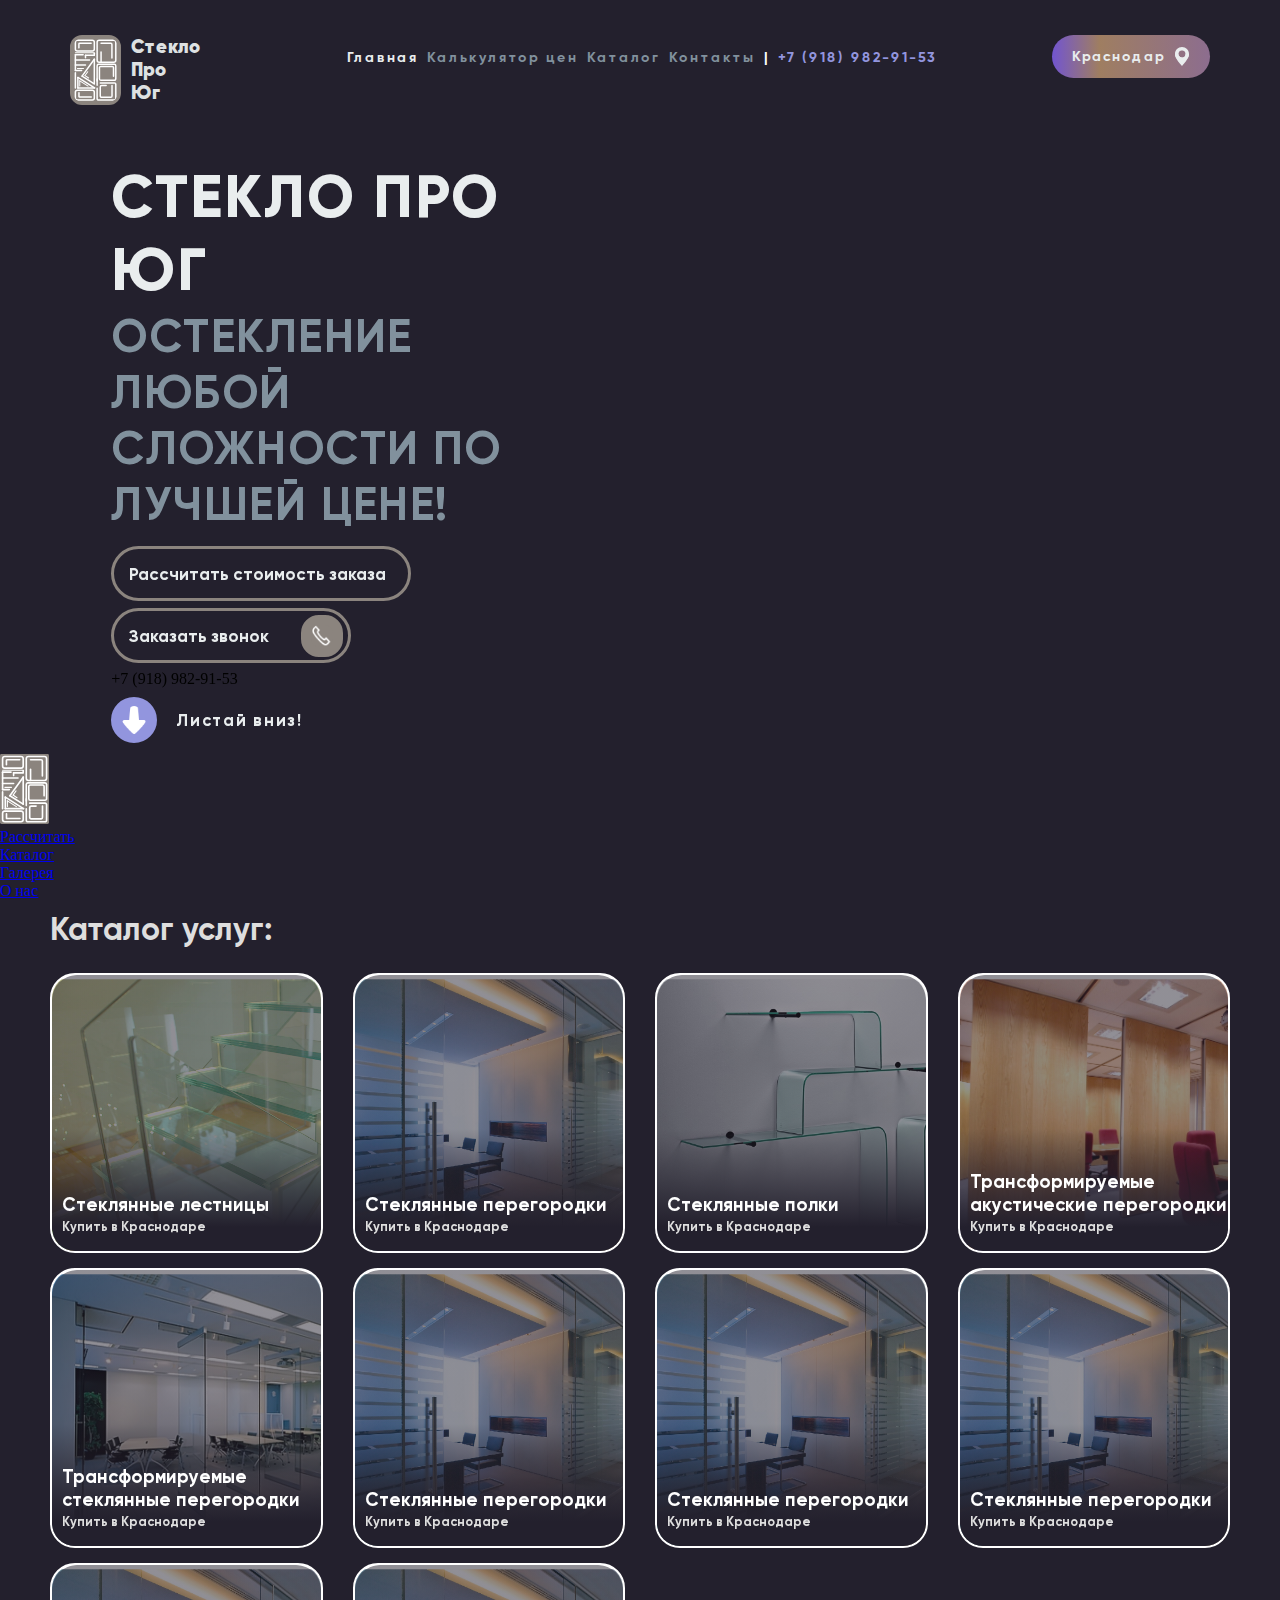
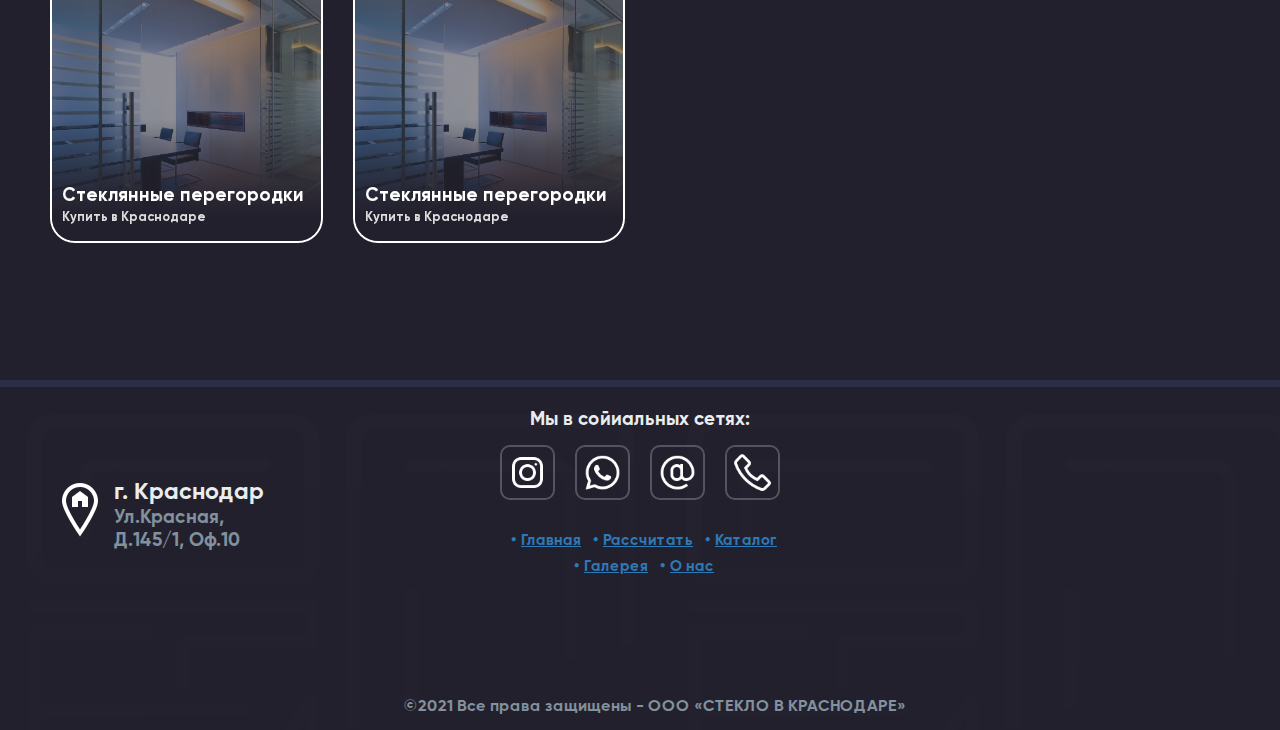
<file: SITE/index.html>
<!DOCTYPE html>
<html>
	<head>
		<title>Главная | Стекло Про Юг</title>
        <link href="css/mian.css" rel="stylesheet">
        <link href="css/catalog.css" rel="stylesheet">
        <link href="css/animate.css" rel="stylesheet">

        <meta charset="utf-8">
        <meta name = "viewport" content="width=device-width" initial-scale= 1.0 >

        <script src="JS/JQ.js"></script>
        <script src="JS/jquery.maskedinput.js"></script>
        <script src="JS/main_script.js"></script>
        <script src="JS/animate_pages.js"></script>
        <script src="JS/Calc.js"></script>

	</head>
	<body>   
        <header id="header_anchor">
            <div id="ChooseForm">
              <form>
              <div id="forCalcShow">
              <p id="calcCloseBtn">×</p>
              <h3>Рассчитать стоимость заказа</h3>
                <div class="CalcBody">
                  <input type="button" value="Душевая перегородка" class="BtnCalc active">
                  <input type="button" value="П-образная душевая" class="BtnCalc">
                  <input type="button" value="Угловая душевая" class="BtnCalc">

                  <div class="glSize">
                    <b>Ширина, (мм)</b>
                    <input type="number" required class="onlyNums">
                  </div>

                  <div class="glSize">
                    <b>Длина, (мм)</b>
                    <input type="number" required class="">
                  </div>

                  <div class="glSize">
                    <b>Высота, (мм)</b>
                    <input type="number" required  class="">
                  </div>

                  <div class = "selectCl">
                    <b>1.1 Тип стекла</b>
                    <div class="__select" data-state="" id="1_select">
                      <div class="__select__title" data-default="Option 0">Стандарт</div>
                      <div class="__select__content">
                        <input id="singleSelect0" class="__select__input" type="radio" name="singleSelect" />
                        <label for="singleSelect0" class="__select__label">-</label>
                        <input id="singleSelect0" class="__select__input" type="radio" name="singleSelect" />
                        <label for="singleSelect0" class="__select__label">Стандарт</label>
                      </div>
                    </div>
                  </div>

                  <div class = "selectCl"> 
                    <b>1.2 Толщина стекла</b>
                    <div class="__select" data-state="1">
                      <div class="__select__title" data-default="Option 0">8</div>
                      <div class="__select__content">
                        <input id="singleSelect0" class="__select__input" type="radio" name="singleSelect" />
                        <label for="singleSelect0" class="__select__label">-</label>
                        <input id="singleSelect0" class="__select__input" type="radio" name="singleSelect" />
                        <label for="singleSelect0" class="__select__label">8</label>
                      </div>
                    </div>
                  </div>

                  <div class = "selectCl">
                    <b>1.3 Тип фурнитуры</b>
                    <div class="__select" data-state="2" >
                      <div class="__select__title" data-default="Option 0">Стандарт</div>
                      <div class="__select__content">
                        <input id="singleSelect0" class="__select__input" type="radio" name="singleSelect" />
                        <label for="singleSelect0" class="__select__label">-</label>
                        <input id="singleSelect1" class="__select__input" type="radio" name="singleSelect" />
                        <label for="singleSelect1" class="__select__label">Эконом</label>
                        <input id="singleSelect3" class="__select__input" type="radio" name="singleSelect" />
                        <label for="singleSelect3" class="__select__label">Стандарт</label>
                        <input id="singleSelect0" class="__select__input" type="radio" name="singleSelect" />
                        <label for="singleSelect0" class="__select__label">Премиум</label>
                      </div>
                    </div>
                  </div>

                  <p class="CalcResVal">Итого: </p>

                </div>
                <div class="CalcBodyOrderForms">
                    <input type="text" placeholder="Имя:" class="InputNameCheck"></input>
                    <input type="phone" placeholder="Телефон:" class="InputMobileCheck"></input>
                    <input type="submit" id="SendUserButton" value="Заказать" disabled></input>
                </div>
              </div>
              </form>

            </div>

            <div id="BackWall">
              <a>Нажми, чтобы закрыть меню.</a>
            </div>

            <div class="popup_bg">

              <div class="PlacePop">
                <img src="images/close.svg" class="close_svg" width="10px">
                <div class="chooseBlock">
                <div class="selected">
                  <a>Краснодар</a>
                </div>
                <div class="PlaceList">
                  <ul>
                    <li><a href="">Краснодар</a></li>
                    <li><a href="">Сочи</a></li>
                    <li><a href="">Новороссийск</a></li>
                    <li><a href="">Армавир</a></li>
                    <li><a href="">Ейск</a></li>
                    <li><a href="">Туапсе</a></li>
                    <li><a href="">Крымск</a></li>
                    <li><a href="">Анапа</a></li>
                    <li><a href="">Тимашевск</a></li>
                    <li><a href="">Геленджик</a></li>
                  </ul>
                </div>
                <div class="CheckPlace">
                  <a class="aboutPlace">Узнать о моем городе...</a>
                </div>
                </div>
                <div class="aboutBlock">
                  <a>Если Ваш город входит в состав<br>Южного Федерального округа,<br>то наши двери открыты и для вас!</a>
                  <h3>Вы можете связаться с нами:</h3>
                    <div class="imgs_about">
                      <img class ="ico_img_about" src="images/mail_ico.svg" width="90%"  id = "mail_svg"  onclick="myFunction(mail_copy)">
                      <img class ="ico_img_about" src="images/call_ico.svg" width="100%" id = "call_svg">
                      <img class ="ico_img_about" src="images/phone_ico.svg"width="90%"  id = "phone_svg">
                    </div>
                    <h4 id="about_choosed_type">...</h4>
                    <!--<a class="back_click" style="font-size: 18px; color:#9295DE">Назад...</a>-->
                  </div>
              </div>

              <div class="popup">
                <img src="images/close.svg" class="close_svg" width="13px">

                <center><a>Оставь номер тут, а мы<br>перезвоним!</a></center>
                
                <div class="input">

                  <center><h1>Успешно!</h1></center>

                  <div class="pop_input">
                    <input type="text" placeholder="Имя:" id="InputNameVal"></input>
                  </div>
  
                  <div class="pop_input">
                    <input type="phone" placeholder="Телефон:" id="InputPhoneNumberVal"></input>
                  </div>

                  <div class="pop_input">
                    <input type="submit" id="SendUserButton" disabled></input>
                  </div>
                </div>
                <div class="mail_lb">
                  <a>Также можно написать нам на почту:</a>
                  <a id="mail_copy" href="mailto:steklopro23@mail.ru">steklopro23@mail.ru</a>
                </div>
              </div>

            </div>
            
            <div class="mob_header">
                <img src="images/logo.svg" alt="" height="70px" id = "mainLogoMob" alt=""> 

                <div class="headerNavMob">
                  <ul>
                    <li><a href="#" class="headerNavLinkMob" id="headerNavLinkCalc"><div class="imgNavMob imgNavMob1"></div>Рассчитать</a></li>
                    <li><a href="#catalog_anchor" class="headerNavLinkMob"><div class="imgNavMob imgNavMob2"></div>Каталог</a></li>
                    <li><a href="#" class="headerNavLinkMob"><div class="imgNavMob imgNavMob3"></div>Галерея</a></li>
                    <li><a href="#" class="headerNavLinkMob"><div class="imgNavMob imgNavMob4"></div>О нас</a></li>
                  </ul>
                </div>

            </div>

            <div class="headerNavigationBlock">
                <a href="#" class="headerLogo">
                    <img src="images/logo.svg" alt="" height="70px" id = "mainLogo" alt=""> 
                    Стекло<br>Про<br>Юг
                </a>

                <div class="headerNav">
                <a href="#" class="headerNavLink" id="main_link">Главная</a>
                <a href="#" class="headerNavLink" id="headerNavLinkCalc">Калькулятор цен</a>
                <a href="#catalog_anchor" class="headerNavLink">Каталог</a>
                <a href="#" class="headerNavLink" id="contacts_menu_click" main_link>Контакты</a>
                <a          class="headerNavLink" style ="color: #fff;" >|</a>
                <a          class="headerNavLink" style ="color: #9295DE;">+7 (918) 982-91-53</a>
                </div>

                <a class="headerPlaceBtn" href="#">
                    Краснодар
                    <img src="images/pointer.svg" width="14px" alt="">
                </a>
            </div>

            <div class = "ContentSpace"> 
                <div class="leftContent">
                    <div class = "HeaderText">
                        <h1>СТЕКЛО ПРО ЮГ</h1>
                        <h2>ОСТЕКЛЕНИЕ ЛЮБОЙ<br>
                        СЛОЖНОСТИ ПО<br>
                        ЛУЧШЕЙ ЦЕНЕ!</h2>
                    </div>
                    
                    <a href="#" class="button" id = "CalcBtn">
                        Рассчитать стоимость заказа 
                    </a>
                    <a href="#" class="button" id = "CallBtn">
                        Заказать звонок
                        <img src="images/phone.png" width="25px" alt="">
                    </a>
                    <a id = "phoneMobLabel">+7 (918) 982-91-53</a>
                </div>
                <div class="ImageCont">
                    <svg  id="_escal" xmlns="http://www.w3.org/2000/svg" xmlns:xlink="http://www.w3.org/1999/xlink" viewBox="0 0 1153.53 810.38">
                        <defs>      

                            <linearGradient id="logo-gradient" x1="100%" y1="60%" x2="10%" y2="90%" > 
                                <stop offset="0%" stop-color="#9f7e61">
                                    <animate attributeName="stop-color" values="#9f7e61; #7255D0; #9f7e61" dur="10s" repeatCount="indefinite"></animate>
                                </stop>
                                <stop offset="100%" stop-color="#7255D0">
                                    <animate attributeName="stop-color" values="#7255D0; #9f7e61; #7255D0" dur="10s" repeatCount="indefinite"></animate>
                                </stop>
                            </linearGradient> 

                          <linearGradient id="gr_16" data-name="gr 16" x1="119.72" y1="397.18" x2="1061.9" y2="397.18" gradientUnits="userSpaceOnUse">
                            <stop offset="0" stop-color="#7255d0"/>
                            <stop offset="0.26" stop-color="#8163ab"/>  
                            <stop offset="0.58" stop-color="#917183"/>
                            <stop offset="0.84" stop-color="#9b7b6a"/>
                            <stop offset="1" stop-color="#9f7e61"/>
                          </linearGradient>

                          <linearGradient spreadMethod="pad" id="dark_gr" x1="0%" y1="49%" x2="86%" y2="0%">
                            <stop offset="0%" style="stop-color:rgba(35, 32, 45, 0.1);stop-opacity:1;" />
                              <stop offset="27%" style="stop-color: #57419E;stop-opacity:1;" />
                              <stop offset="100%" style="stop-color:rgba(35, 32, 45, 0.1);stop-opacity:1;" />
                          </linearGradient>

                          <linearGradient id="blue_gr_1" x1="0%" y1="49%" x2="86%" y2="0%" > 
                            <stop offset="0%" stop-color="#4bd19e">
                                <animate attributeName="stop-color" values="#4bd19e; #7255D0; #4bd19e" dur="10s" repeatCount="indefinite"></animate>
                            </stop>
                            <stop offset="100%" stop-color="#7255D0">
                                <animate attributeName="stop-color" values="#7255D0; #4bd19e; #7255D0" dur="10s" repeatCount="indefinite"></animate>
                            </stop>
                        </linearGradient> 

                        <linearGradient id="blue_gr_2" x1="0%" y1="49%" x2="86%" y2="0%" > 
                          <stop offset="0%" stop-color="rgba(114, 85, 208, 0.7)">
                              <animate attributeName="stop-color" values="rgba(114, 85, 208, 0.7); #4bd19e; rgba(114, 85, 208, 0.7)" dur="10s" repeatCount="indefinite"></animate>
                          </stop>
                          <stop offset="100%" stop-color="rgba(75, 209, 158, 0.7)">
                              <animate attributeName="stop-color" values="rgba(75, 209, 158, 0.7); rgba(114, 85, 208, 0.7); rgba(75, 209, 158, 0.7)" dur="10s" repeatCount="indefinite"></animate>
                          </stop>
                      </linearGradient>

                      <linearGradient id="steam_gr" x1="0%" y1="49%" x2="86%" y2="0%" > 
                        <stop offset="0%" stop-color="#ffffff">
                            <animate attributeName="stop-color" values="#ffffff; rgba(114, 238, 230, 0); #ffffff" dur="20s" repeatCount="indefinite"></animate>
                        </stop>
                        <stop offset="60%" stop-color="rgba(114, 238, 230, 0)">
                            <animate attributeName="stop-color" values="rgba(114, 238, 230, 0); #ffffff; rgba(114, 238, 230, 0)" dur="20s" repeatCount="indefinite"></animate>
                        </stop>
                    </linearGradient>

                          <linearGradient id="gr_81" data-name="gr 81" x1="168.24" y1="632.84" x2="516.79" y2="759.7" gradientUnits="userSpaceOnUse">
                            <stop offset="0" stop-color="#7255d0"/>
                            <stop offset="0.13" stop-color="#846bd5" stop-opacity="0.95"/>
                            <stop offset="0.33" stop-color="#b3a5e1" stop-opacity="0.8"/>
                            <stop offset="0.54" stop-color="#f2f2f2" stop-opacity="0.6"/>
                            <stop offset="0.87" stop-color="#b9a28e" stop-opacity="0.87"/>
                            <stop offset="1" stop-color="#9f7e61"/>
                          </linearGradient>
                          
                          <linearGradient id="81-2" x1="187.48" y1="580.86" x2="571.55" y2="720.65" xlink:href="    #gr_81"/>
                          <linearGradient id="81-3" x1="331.88" y1="425.34" x2="639.63" y2="603.02" xlink:href="     #gr_81"/>
                          <linearGradient id="81-4" x1="240.59" y1="541.06" x2="589.15" y2="667.93" xlink:href="    #gr_81"/>
                          <linearGradient id="81-5" x1="312.65" y1="449.29" x2="661.2" y2="576.15" xlink:href="     #gr_81"/>
                          <linearGradient id="81-6" x1="331.89" y1="397.31" x2="715.96" y2="537.1" xlink:href="     #gr_81"/>
                          <linearGradient id="81-7" x1="384.4" y1="357.51" x2="732.95" y2="484.37" xlink:href="     #gr_81"/>
                          <linearGradient id="81-8" x1="403.63" y1="305.53" x2="787.7" y2="445.32" xlink:href="     #gr_81"/>
                          <linearGradient id="81-9" x1="455.96" y1="265.74" x2="804.51" y2="392.6" xlink:href="     #gr_81"/>
                          <linearGradient id="81-10" x1="475.2" y1="213.76" x2="859.27" y2="353.55" xlink:href="    #gr_81"/>
                          <linearGradient id="81-11" x1="527.79" y1="173.96" x2="876.34" y2="300.82" xlink:href="   #gr_81"/>
                          <linearGradient id="81-12" x1="547.03" y1="121.98" x2="931.1" y2="261.77" xlink:href="    #gr_81"/>
                        </defs>

                        <g id="BG">
                          <path class="cls-1" d="M291.75,130.14A452.86,452.86,0,0,1,451.91,83.23c25.71-2.51,76.36-7,138.21,8.51,41.32,10.38,42.73,13.08,77.49,28.37C726.44,146,810,131.88,859.39,123.64s118.84,4.71,149.43,41.18,102.36,224.73,0,389.45C944.35,658,872.4,705.71,801.23,712.72c-16.28,1.61-72.76,5.24-123-26.67-19.21-12.19-17.09-16.67-43.48-36-13.86-10.16-59.85-43.23-115.4-53.1-40.26-7.16-67.46,1.1-98,6.12-23.66,3.89-172.1,28.3-245.11-33.7-81.4-69.12-69.49-236.8,2-341.1C214.82,174.88,262,145.35,291.75,130.14Z"/>
                        </g>
                        <g id="F">
                          <rect class="cls-2" x="156.11" y="657.59" width="352.78" height="70.07"/>
                        </g>
                        <g id="B">
                          <polygon class="cls-3" points="508.89 657.59 156.11 657.59 227.74 635.88 580.85 635.88 508.89 657.59"/>
                        </g>
                        <g id="B_1" data-name="B 1">
                          <polygon class="cls-4" points="581.25 565.82 228.47 565.82 300.1 544.11 653.2 544.11 581.25 565.82"/>
                        </g>
                        <g id="F_1" data-name="F 1">
                          <rect class="cls-5" x="228.47" y="565.82" width="352.78" height="70.07"/>
                        </g>
                        <g id="F_2" data-name="F 2">
                          <rect class="cls-6" x="300.52" y="474.04" width="352.78" height="70.07"/>
                        </g>
                        <g id="B_2" data-name="B 2">
                          <polygon class="cls-7" points="653.3 474.04 300.52 474.04 372.15 452.33 725.26 452.33 653.3 474.04"/>
                        </g>
                        <g id="F_3" data-name="F 3">
                          <rect class="cls-8" x="372.27" y="382.27" width="352.78" height="70.07"/>
                        </g>
                        <g id="B_3" data-name="B 3">
                          <polygon class="cls-9" points="725.05 382.27 372.27 382.27 443.9 360.56 797 360.56 725.05 382.27"/>
                        </g>
                        <g id="F_4" data-name="F 4">
                          <rect class="cls-10" x="443.83" y="290.49" width="352.78" height="70.07"/>
                        </g>
                        <g id="B_4" data-name="B 4">
                          <polygon class="cls-11" points="796.61 290.49 443.83 290.49 515.46 268.78 868.57 268.78 796.61 290.49"/>
                        </g>
                        <g id="F_5" data-name="F 5">
                          <rect class="cls-12" x="515.66" y="198.71" width="352.78" height="70.07"/>
                        </g>
                        <g id="B_5" data-name="B 5">
                          <polygon class="cls-13" points="868.44 198.72 515.66 198.72 587.29 177.01 940.4 177.01 868.44 198.72"/>
                        </g>
                      </svg>

                      <div id="bath">
                            <svg class="bg_svg" viewbox="0 0 500 475">
                              <rect class="bg_rect"></rect>
                            </svg>


                            <svg class="bath_svg">
                              <rect class="border_bath_bottom"></rect>
                              <rect class="bath_bottom"></rect>
                              <rect class="front_wall"></rect>
                              <rect class="right_wall"></rect>
                              <rect class="bath_top"></rect>
                              <rect class="line_bottom"></rect>
                              <rect class="line_right"></rect>

                              <mask id="steam_mask">
                                <circle class="cls-mask" cx="363.63" cy="250" r="89.62"/>
                                <circle class="cls-mask" cx="387.72" cy="164.88" r="65.52"/>
                                <circle class="cls-mask" cx="268.9" cy="218.74" r="130.98"/>
                                <circle class="cls-mask" cx="158.61" cy="179.68" r="94.21"/>
                                <circle class="cls-mask" cx="288.82" cy="249.8" r="144"/>
                                <circle class="cls-mask" cx="117.24" cy="314.49" r="90.38"/>
                                <circle class="cls-mask" cx="93.4" cy="164.88" r="48.08"/>
                                <circle class="cls-mask" cx="64.39" cy="92.18" r="23.74"/>
                                <circle class="cls-mask" cx="83.79" cy="57.3" r="13.62"/>
                                <circle class="cls-mask" cx="66.77" cy="36.87" r="6.81"/>
                                <circle class="cls-mask" cx="70.17" cy="23.51" r="2.89"/>
                                <circle class="cls-mask" cx="399.88" cy="322.82" r="33.19"/>
                              </mask>
                            </svg>
                      </div>

                    <div class="border">
                    <svg xmlns="http://www.w3.org/2000/svg" id ="border_svg" xmlns:xlink="http://www.w3.org/1999/xlink" width="1084.91" height="497.36" viewBox="0 0 1084.91 497.36">
                      <defs>
                        <linearGradient id="border_bg_352" data-name="border_bg 352" x1="448.13" y1="452.36" x2="669.26" y2="452.36" gradientTransform="translate(105.69 -146.01) rotate(16.52)" gradientUnits="userSpaceOnUse">
                          <stop offset="0" stop-color="#23202d" stop-opacity="0"/>
                          <stop offset="0.08" stop-color="#3e3f5e"/>
                          <stop offset="1" stop-color="#3e3f5e"/>
                        </linearGradient>
                        <linearGradient id="border_bg_3798" data-name="border_bg 3798" x1="420.99" y1="442.36" x2="695.69" y2="442.36" gradientTransform="translate(105.69 -146.01) rotate(16.52)" gradientUnits="userSpaceOnUse">
                          <stop offset="0" stop-color="#292636" stop-opacity="0.08"/>
                          <stop offset="0.08" stop-color="#424364"/>
                          <stop offset="0.6" stop-color="#454669"/>
                          <stop offset="1" stop-color="#454669"/>
                        </linearGradient>
                        <linearGradient id="border_bg_3797" data-name="border_bg 3797" x1="388.29" y1="432.32" x2="727.64" y2="432.32" gradientTransform="translate(105.69 -146.01) rotate(16.52)" gradientUnits="userSpaceOnUse">
                          <stop offset="0" stop-color="#2f2c40" stop-opacity="0.17"/>
                          <stop offset="0.08" stop-color="#46476a"/>
                          <stop offset="0.6" stop-color="#4c4d73"/>
                          <stop offset="1" stop-color="#4c4d73"/>
                        </linearGradient>
                        <linearGradient id="border_bg_3796" data-name="border_bg 3796" x1="355.41" y1="422.26" x2="759.77" y2="422.26" gradientTransform="translate(105.69 -146.01) rotate(16.52)" gradientUnits="userSpaceOnUse">
                          <stop offset="0" stop-color="#343349" stop-opacity="0.25"/>
                          <stop offset="0.08" stop-color="#4a4b70"/>
                          <stop offset="0.6" stop-color="#53547e"/>
                          <stop offset="1" stop-color="#53557e"/>
                        </linearGradient>
                        <linearGradient id="border_bg_3795" data-name="border_bg 3795" x1="322.41" y1="412.19" x2="792.02" y2="412.19" gradientTransform="translate(105.69 -146.01) rotate(16.52)" gradientUnits="userSpaceOnUse">
                          <stop offset="0" stop-color="#3a3953" stop-opacity="0.33"/>
                          <stop offset="0.08" stop-color="#4e4f76"/>
                          <stop offset="0.6" stop-color="#5a5b88"/>
                          <stop offset="1" stop-color="#5a5c89"/>
                        </linearGradient>
                        <linearGradient id="border_bg_3794" data-name="border_bg 3794" x1="289.32" y1="402.12" x2="824.35" y2="402.12" gradientTransform="translate(105.69 -146.01) rotate(16.52)" gradientUnits="userSpaceOnUse">
                          <stop offset="0" stop-color="#403f5c" stop-opacity="0.42"/>
                          <stop offset="0.08" stop-color="#52537c"/>
                          <stop offset="0.6" stop-color="#616293"/>
                          <stop offset="1" stop-color="#616393"/>
                        </linearGradient>
                        <linearGradient id="border_bg_3793" data-name="border_bg 3793" x1="256.18" y1="392.05" x2="856.74" y2="392.05" gradientTransform="translate(105.69 -146.01) rotate(16.52)" gradientUnits="userSpaceOnUse">
                          <stop offset="0" stop-color="#464566" stop-opacity="0.5"/>
                          <stop offset="0.08" stop-color="#565782"/>
                          <stop offset="0.6" stop-color="#686a9d"/>
                          <stop offset="1" stop-color="#686a9e"/>
                        </linearGradient>
                        <linearGradient id="border_bg_3792" data-name="border_bg 3792" x1="223.01" y1="381.98" x2="889.17" y2="381.98" gradientTransform="translate(105.69 -146.01) rotate(16.52)" gradientUnits="userSpaceOnUse">
                          <stop offset="0" stop-color="#4b4b6f" stop-opacity="0.58"/>
                          <stop offset="0.08" stop-color="#595b88"/>
                          <stop offset="0.6" stop-color="#6e71a7"/>
                          <stop offset="1" stop-color="#6f71a9"/>
                        </linearGradient>
                        <linearGradient id="border_bg_3791" data-name="border_bg 3791" x1="189.8" y1="371.91" x2="921.63" y2="371.91" gradientTransform="translate(105.69 -146.01) rotate(16.52)" gradientUnits="userSpaceOnUse">
                          <stop offset="0" stop-color="#515178" stop-opacity="0.67"/>
                          <stop offset="0.08" stop-color="#5d5f8e"/>
                          <stop offset="0.6" stop-color="#7578b2"/>
                          <stop offset="1" stop-color="#7678b3"/>
                        </linearGradient>
                        <linearGradient id="border_bg_3790" data-name="border_bg 3790" x1="156.52" y1="361.81" x2="954.06" y2="361.81" gradientTransform="translate(105.69 -146.01) rotate(16.52)" gradientUnits="userSpaceOnUse">
                          <stop offset="0" stop-color="#575782" stop-opacity="0.75"/>
                          <stop offset="0.08" stop-color="#616394"/>
                          <stop offset="0.6" stop-color="#7c7fbc"/>
                          <stop offset="1" stop-color="#7d7fbe"/>
                        </linearGradient>
                        <linearGradient id="border_bg_3789" data-name="border_bg 3789" x1="123.29" y1="351.75" x2="986.56" y2="351.75" gradientTransform="translate(105.69 -146.01) rotate(16.52)" gradientUnits="userSpaceOnUse">
                          <stop offset="0" stop-color="#5c5e8b" stop-opacity="0.83"/>
                          <stop offset="0.08" stop-color="#65679a"/>
                          <stop offset="0.6" stop-color="#8386c7"/>
                          <stop offset="1" stop-color="#8487c9"/>
                        </linearGradient>
                        <linearGradient id="border_bg_3788" data-name="border_bg 3788" x1="90.05" y1="341.69" x2="1019.09" y2="341.69" gradientTransform="translate(105.69 -146.01) rotate(16.52)" gradientUnits="userSpaceOnUse">
                          <stop offset="0" stop-color="#626495" stop-opacity="0.92"/>
                          <stop offset="0.08" stop-color="#696ba0"/>
                          <stop offset="0.6" stop-color="#8a8dd1"/>
                          <stop offset="1" stop-color="#8b8ed3"/>
                        </linearGradient>
                        <linearGradient id="border_bg_46" data-name="border_bg 46" x1="56.8" y1="331.63" x2="1051.62" y2="331.63" gradientTransform="translate(105.69 -146.01) rotate(16.52)" gradientUnits="userSpaceOnUse">
                          <stop offset="0" stop-color="#686a9e"/>
                          <stop offset="0.6" stop-color="#9194dc"/>
                          <stop offset="1" stop-color="#9295de"/>
                        </linearGradient>
                        <linearGradient id="border_bg_46-2" x1="15.69" y1="183.51" x2="1006.5" y2="183.51" xlink:href="#border_bg_46"/>
                        <radialGradient id="border_bg_2013" data-name="border_bg 2013" cx="542.7" cy="182.34" r="379.38" gradientUnits="userSpaceOnUse">
                          <stop offset="0" stop-color="#c7a8a1" stop-opacity="0.3"/>
                          <stop offset="1" stop-color="#fff" stop-opacity="0"/>
                        </radialGradient>
                        <radialGradient id="border_bg_1981" data-name="border_bg 1981" cx="543.09" cy="322.11" r="379.38" gradientUnits="userSpaceOnUse">
                          <stop offset="0" stop-color="#fff" stop-opacity="0"/>
                          <stop offset="0.33" stop-color="#fdfcfe" stop-opacity="0.01"/>
                          <stop offset="0.51" stop-color="#f5f3f9" stop-opacity="0.05"/>
                          <stop offset="0.66" stop-color="#e7e3f1" stop-opacity="0.12"/>
                          <stop offset="0.78" stop-color="#d3cde6" stop-opacity="0.22"/>
                          <stop offset="0.9" stop-color="#bab0d8" stop-opacity="0.35"/>
                          <stop offset="1" stop-color="#9b8dc7" stop-opacity="0.5"/>
                        </radialGradient>
                      </defs>
                    
                      <g id="Hall">
                        <g>
                          <path class="cls-bordder-1" d="M620,447.79l-75.26,19.1c-19.88,5-43.91,6.78-53.67,3.89l-85.82-25.46,91.62-23.25c10.83-2.75,23.93-3.71,29.25-2.13Z"/>
                          <path class="cls-bordder-2" d="M533,401,655.89,437.4c1.56.47-11.29,4.42-14.47,5.23l-81.67,20.72c-9.39,2.39-31.82,7-40.92,7.63-11.74,1.37-23,1.37-28.89-.38L374.46,436.34c-1.56-.46,9.68-4,12.85-4.82l110.33-28C510.75,400.2,526.59,399.05,533,401Z"/>
                          <path class="cls-bordder-3" d="M539.9,381.93l151.85,45c3.12.93-10,5.65-16.35,7.26L574.73,459.77c-8.54,2.17-42.06,9.71-50.34,10.26-14.14,2.14-28.56,2.43-35.62.34L343.64,427.32c-3.12-.93,8.53-5.27,14.89-6.89L498.37,385C513.75,381,532.35,379.69,539.9,381.93Z"/>
                          <path class="cls-bordder-4" d="M546.78,362.88,727.6,416.52c4.68,1.39-8.69,6.87-18.23,9.29L589.7,456.18c-7.68,1.95-52.29,12.4-59.74,12.9-16.54,2.88-34.13,3.48-42.36,1L312.82,418.28c-4.68-1.39,7.38-6.54,16.92-9l169.36-43C516.76,361.86,538.11,360.31,546.78,362.88Z"/>
                          <path class="cls-bordder-5" d="M553.65,343.83l209.8,62.23c6.24,1.85-7.4,8.1-20.11,11.32L604.67,452.57c-6.83,1.73-62.53,15.1-69.15,15.54-18.94,3.64-39.7,4.55-49.09,1.76L282,409.23c-6.24-1.86,6.22-7.8,18.94-11l198.89-50.47C519.77,342.68,543.87,340.92,553.65,343.83Z"/>
                          <path class="cls-bordder-6" d="M560.52,324.77,799.3,395.6c7.8,2.31-6.11,9.33-22,13.35L619.63,449c-6,1.52-72.76,17.79-78.55,18.18-21.35,4.4-45.27,5.6-55.83,2.47L251.17,400.17c-7.8-2.31,5.07-9.06,21-13.09l228.41-58C522.76,323.49,549.62,321.53,560.52,324.77Z"/>
                          <path class="cls-bordder-7" d="M567.38,305.7l267.76,79.43c9.36,2.78-4.81,10.56-23.88,15.39L634.59,445.35c-5.12,1.3-83,20.48-88,20.81-23.75,5.16-50.84,6.67-62.57,3.19L220.33,391.12c-9.36-2.78,3.93-10.32,23-15.17L501.27,310.5C525.76,304.29,555.36,302.14,567.38,305.7Z"/>
                          <path class="cls-bordder-8" d="M574.24,286.64l296.74,88c10.92,3.24-3.52,11.78-25.77,17.41L649.55,441.73c-4.27,1.09-93.23,23.18-97.37,23.46-26.15,5.91-56.41,7.72-69.3,3.9l-293.38-87c-10.93-3.24,2.77-11.59,25-17.23L502,291.88C528.75,285.1,561.1,282.74,574.24,286.64Z"/>
                          <path class="cls-bordder-9" d="M581.1,267.57,906.81,364.2c12.48,3.7-2.22,13-27.65,19.45L664.5,438.12C661.09,439,561,464,557.73,464.21c-28.55,6.66-62,8.78-76,4.61L158.66,373c-12.49-3.7,1.62-12.85,27.06-19.3l317-80.44C531.74,265.9,566.84,263.35,581.1,267.57Z"/>
                          <path class="cls-bordder-10" d="M587.91,248.47l354.7,105.21c14,4.17-.93,14.24-29.54,21.49L679.41,434.46c-2.56.65-113.7,28.56-116.18,28.73-31,7.42-67.55,9.84-82.77,5.33L127.77,363.9c-14-4.17.48-14.11,29.1-21.38L503.36,254.6C534.68,246.66,572.54,243.91,587.91,248.47Z"/>
                          <path class="cls-bordder-11" d="M594.77,229.41,978.45,343.23c15.6,4.63.37,15.46-31.42,23.51L694.37,430.86c-1.7.43-123.93,31.25-125.59,31.36-33.35,8.18-73.12,10.91-89.51,6L96.94,354.85c-15.6-4.63-.67-15.37,31.13-23.44l376-95.42C537.68,227.48,578.28,224.52,594.77,229.41Z"/>
                          <path class="cls-bordder-12" d="M601.64,210.36l412.65,122.41c17.16,5.09,1.67,16.69-33.3,25.55L709.33,427.25c-.85.22-134.17,33.95-135,34-35.75,8.93-78.68,12-96.24,6.75L66.11,345.8c-17.17-5.09-1.82-16.63,33.15-25.51L504.8,217.38C540.67,208.3,584,205.14,601.64,210.36Z"/>
                          <path class="cls-bordder-13" d="M1014.94,349.9,724.29,423.65l-144.4,36.64c-38.16,9.69-84.26,13-103,7.47l-441.63-131c-18.72-5.55-3-17.89,35.19-27.57l435.05-110.4c38.15-9.67,84.26-13,103-7.47l441.63,131C1068.85,327.87,1053.09,340.23,1014.94,349.9Z"/>
                        </g>
                      </g>
                      <g id="Glass">
                        <path class="cls-bordder-14" d="M1015.73,195.63,725.08,269.39,580.67,306c-38.15,9.69-84.25,13-103,7.47l-441.63-131c-18.73-5.55-3-17.89,35.18-27.58L506.3,44.51c38.15-9.66,84.26-13,103-7.46l441.63,131C1069.64,173.61,1053.88,186,1015.73,195.63Z"/>
                      </g>
                      <g id="Back">
                        <path class="cls-bordder-15" d="M1058.41,174.91V327.26a35,35,0,0,0-5.41-4.11c-4.55-2.94-12-4.9-21.53-7.33C1014.26,311.43,608.1,191,608.1,191A201.94,201.94,0,0,0,579,188.29c-10.44-.09-21,2.38-26.71,1.73C536.92,188.26,65.19,310.1,65.19,310.1S37,319.47,33,322.83a24.09,24.09,0,0,0-6,7.49V174.91s4.36-4.55,15.08-10.82C61.66,152.64,535.14,38.17,535.14,38.17l35-3.8,32.71,1,450.23,133.23Z"/>
                      </g>
                      <g id="Front">
                        <path class="cls-bordder-16" d="M27.38,329.54V177.19a35,35,0,0,0,5.41,4.11c4.56,2.94,12,4.9,21.53,7.33C71.53,193,477.69,313.5,477.69,313.5a201.94,201.94,0,0,0,29.06,2.66c10.44.09,21-2.38,26.71-1.73,15.41,1.76,487.14-120.08,487.14-120.08s28.17-9.38,32.22-12.73a24.09,24.09,0,0,0,6-7.49V329.54s-4.36,4.55-15.07,10.82c-19.6,11.45-493.08,125.92-493.08,125.92l-35,3.8-32.72-1L32.74,335.88Z"/>
                      </g>
                    </svg>
                      </div>
                </div>
                

                <a class="buttonBtm" href="#catalog_anchor">
                    <img src="images/down.png" height="92%" alt=""> 
                    Листай вниз!
                </a>
            </div>
            
              <div class="fs_block">
                <div class="line line-1">
                  <div class="wave wave1" style="background-image: url(images/1.png);"></div>
                </div>

                <div class="line line-2">
                  <div class="wave wave2" style="background-image: url(images/2.png);"></div>
                </div>

                <div class="line line-3">
                  <div class="wave wave3" style="background-image: url(images/3.png);"></div>
                </div>
              </div>
            </div>
        </header>

        <!------------------------ CATALOG SPACE -------------------->

        <section id="catalog_anchor">
          <div class="catalog_body">
            <h1>Каталог услуг:</h1>
            <ul class= "catalog_grid">
              <li>
                <div class="catalog_grid_el_text">
                  <a><h2>Стеклянные лестницы</h2>
                    <b>Купить в Краснодаре</b></a>
                </div>
                  <img src="images/Catalog/Стеклянные-лестницы-в-Краснодаре.jpg">  
              </li>

              <li>
                <div class="catalog_grid_el_text">
                  <a><h2>Стеклянные перегородки</h2>
                    <b>Купить в Краснодаре</b></a>
                </div>
                  <img src="images/Catalog/Стеклянные-перегородки-в-Краснодаре.jpg">  
              </li>

              <li>
                <div class="catalog_grid_el_text">
                  <a><h2>Стеклянные полки</h2>
                    <b>Купить в Краснодаре</b></a>
                </div>
                  <img src="images/Catalog/Стеклянные-полки-и-тросовые-системы-в-Краснодаре.jpg">  
              </li>

              <li>
                <div class="catalog_grid_el_text">
                  <a><h2>Трансформируемые акустические перегородки</h2>
                    <b>Купить в Краснодаре</b></a>
                </div>
                  <img src="images/Catalog/Трансформируемые-акустические-перегородки-в-Краснодаре.jpg">  
              </li>

              <li>
                <div class="catalog_grid_el_text">
                  <a><h2>Трансформируемые стеклянные перегородки</h2>
                    <b>Купить в Краснодаре</b></a>
                </div>
                  <img src="images/Catalog/Трансформируемые-стеклянные-перегородки-в-Краснодаре.jpg">  
              </li>

              <li>
                <div class="catalog_grid_el_text">
                  <a><h2>Стеклянные перегородки</h2>
                    <b>Купить в Краснодаре</b></a>
                </div>
                  <img src="images/Catalog/Стеклянные-перегородки-в-Краснодаре.jpg">  
              </li>

              <li>
                <div class="catalog_grid_el_text">
                  <a><h2>Стеклянные перегородки</h2>
                    <b>Купить в Краснодаре</b></a>
                </div>
                  <img src="images/Catalog/Стеклянные-перегородки-в-Краснодаре.jpg">  
              </li>

              <li>
                <div class="catalog_grid_el_text">
                  <a><h2>Стеклянные перегородки</h2>
                    <b>Купить в Краснодаре</b></a>
                </div>
                  <img src="images/Catalog/Стеклянные-перегородки-в-Краснодаре.jpg">  
              </li>

              <li>
                <div class="catalog_grid_el_text">
                  <a><h2>Стеклянные перегородки</h2>
                    <b>Купить в Краснодаре</b></a>
                </div>
                  <img src="images/Catalog/Стеклянные-перегородки-в-Краснодаре.jpg">  
              </li>

              <li>
                <div class="catalog_grid_el_text">
                  <a><h2>Стеклянные перегородки</h2>
                    <b>Купить в Краснодаре</b></a>
                </div>
                  <img src="images/Catalog/Стеклянные-перегородки-в-Краснодаре.jpg">  
              </li>
              
            </ul>
          </div>
        </section>

        <footer>
      
          <div class="footer_addres">
            <img src="images/home_address_64px.png">
            <a>г. Краснодар</a>
            <p>Ул.Красная, Д.145/1, Оф.10</p>
          </div>
      
          <div class="footer_content">
            <h3>Мы в сойиальных сетях:</h3>
            <ul class="soc_net_ITEMS_footer">
              <li class="soc_net_icon_footer"><a href="https://www.instagram.com/steklovkrasnodare/" target="_blank"><img src="images/social_icons/instagram.png"></a></li>
              <li class="soc_net_icon_footer"><a><img src="images/social_icons/wa.png"></a></li>
              <li class="soc_net_icon_footer"><a><img src="images/social_icons/email.png"></a></li>
              <li class="soc_net_icon_footer"><a><img src="images/social_icons/phone.png"></a></li>
            </ul>

            <ul class="menu_ITEMS_footer">
              <li class="menu_item_footer"><a href="#">Главная</a></li>
              <li class="menu_item_footer"><a href="#">Рассчитать</a></li>
              <li class="menu_item_footer"><a href="#">Каталог</a></li>
              <li class="menu_item_footer"><a href="#">Галерея</a></li>
              <li class="menu_item_footer"><a href="#">О нас</a></li>
            </ul>
          </div>
          
          <b>©2021 Все права защищены - ООО «СТЕКЛО В КРАСНОДАРЕ»</b>
        </footer>

        <div class="home_button_anchor">
          <a href="#header_anchor">Вверх</a>
        </div>

        </body>

</html>
</file>
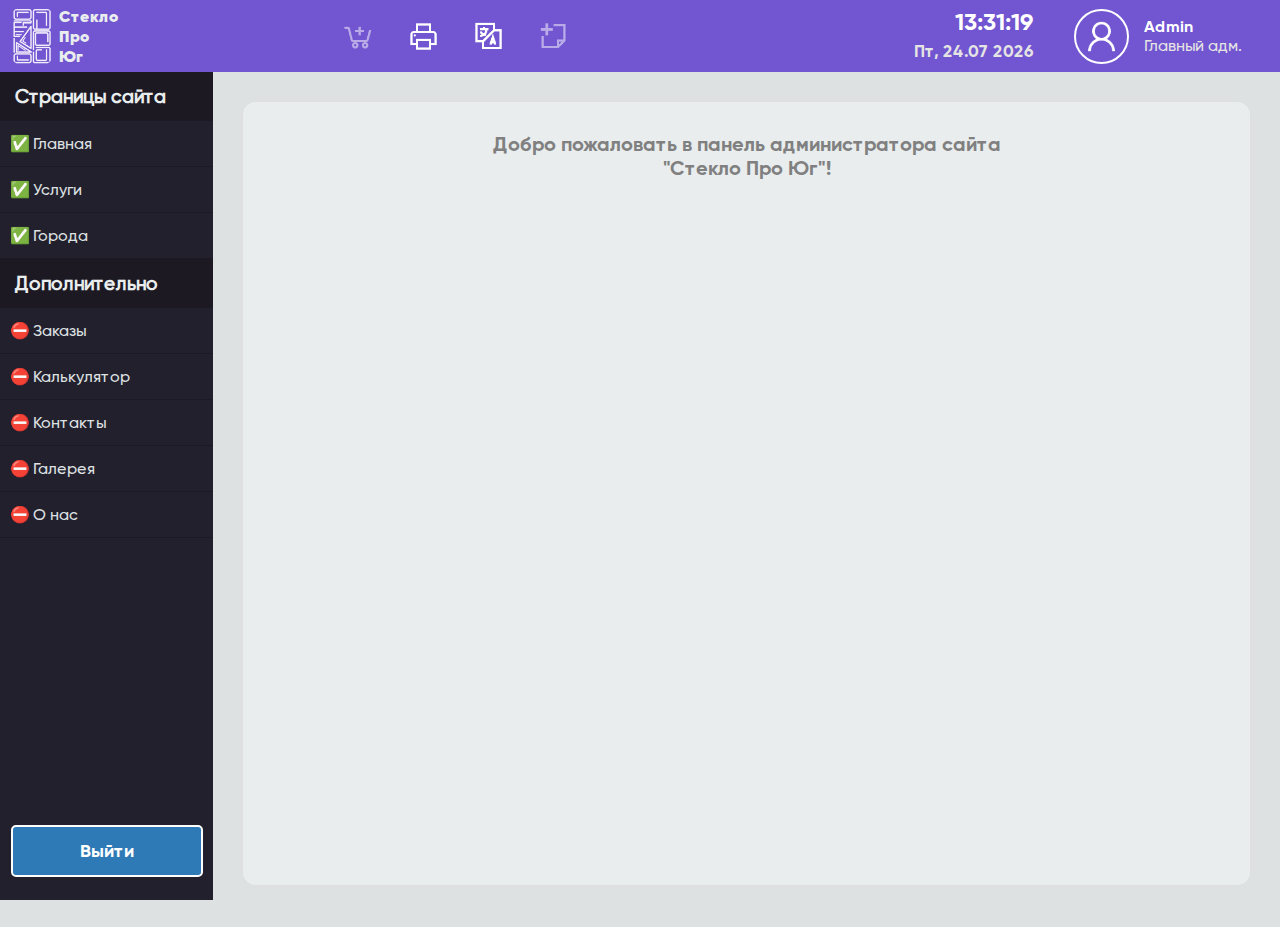
<file: SITE/Admin/index.html>
<!DOCTYPE html>
<html>
	<head>
		<title>Админ | Стекло Про Юг</title>
        <link href="css/mian.css" rel="stylesheet">
        <meta charset="utf-8">
        <meta name = "viewport" content = "width = 1170">

        <script src="JS/JQ.js"></script>
        <script src="JS/main_script.js"></script>
	</head>
    <body>   
          <header>
            <div class="LogoBlockHeader">
              <img src="images/LogoAdmin.png" alt="Logo"/>
              <a>Стекло<br>Про<br>Юг</a>
              
            </div> 

            <div class="PanelBlockHeader">
              <ul>
                <li class="OrderHeaderButton"><a href=""></a></li>
                <li class="PrintHeaderButton"  onClick="window.print()" ><a href=""></a></li>
                <a href="https://translate.google.com/?hl=ru" target="_blank"><li class="TrnsltHeaderButton"></li></a>
                <li class="NoteHeaderButton"><a href=""></a></li>
              </ul>
  
            <div class="ClockDateHeader">
              <h1 id="ClockHeader">00:00:00</h1>
              <h2 id="DateHeader">ДД, 0.00 0000</h2>
            </div>
          </div>

            <div class="UserBlockHeader">
              <img src="images/icons8_customer_64px.png" alt="Польз.">
              <div class="aboutUserGeader">
                <b>Admin</b><br>
                <a>Главный адм.</a>
              </div>
            </div>
          </header>

          <div class="ContentSpaceAdmin">
            <div class="MainColAdmin">
            <h1>Страницы сайта</h1>

            <ul>
              <li class="available"><a href="Main.html">Главная</a></li>
              <li class="available"><a href="Services.html">Услуги</a></li>
              <li class="available"><a href="Сities.html">Города</a></li>
            </ul>

            <h1>Дополнительно</h1>

            <ul>
              <li class="not_available"><a>Заказы</a></li>
              <li class="not_available"><a>Калькулятор</a></li>
              <li class="not_available"><a>Контакты</a></li>
              <li class="not_available"><a>Галерея</a></li>
              <li class="not_available"><a>О нас</a></li>
            </ul>

            <input id="LogOutButton" type="submit" value="Выйти">
            </div>

            <div class="MainContentAdmin">
              <h1 id="HelloAndError">Добро пожаловать в панель администратора сайта<br>"Стекло Про Юг"!</h1>
            </div>
            
          </div>
    </body>
</html>
</file>
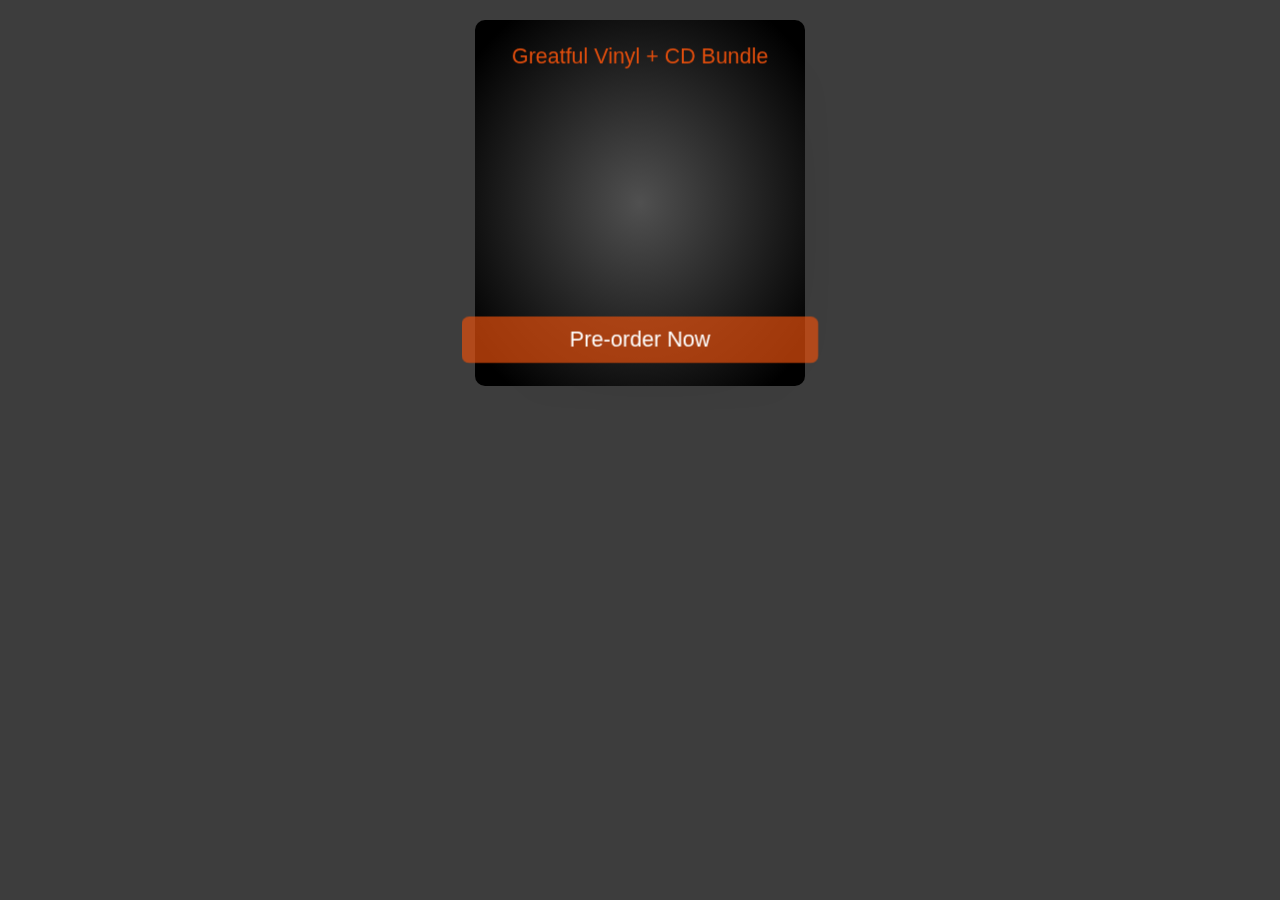
<file: web card/Tilt Card 3D CSS_files/index.html>
<!DOCTYPE html>
<!-- saved from url=(0089)https://cdpn.io/boomboom/v2/index.html?key=iFrameKey-8bbaba5a-0aba-dee9-18c3-d6950ca3a7ac -->
<html lang="en" class=""><head><meta http-equiv="Content-Type" content="text/html; charset=UTF-8">

  
  <title>CodePen Demo</title>

  <meta name="robots" content="noindex">

  <link rel="shortcut icon" type="image/x-icon" href="https://static.codepen.io/assets/favicon/favicon-aec34940fbc1a6e787974dcd360f2c6b63348d4b1f4e06c77743096d55480f33.ico">
  <link rel="mask-icon" type="" href="https://static.codepen.io/assets/favicon/logo-pin-8f3771b1072e3c38bd662872f6b673a722f4b3ca2421637d5596661b4e2132cc.svg" color="#111">
  <link rel="canonical" href="https://codepen.io/RuttyJ/pen/BKQLZO">
  
  
  

  <style class="INLINE_PEN_STYLESHEET_ID">
    * {
  touch-action: manipulation;
  box-sizing: border-box;
}

html, body {
  
  height: 100%;
  background: #3d3d3d;
  font-family: 'Roboto', sans-serif;
  margin: 0px;
}

h1 {
  text-align:center;
  background-color: black;
  color: white;
  padding: 20px;
}


.container {
  position: relative;
  height: 100%;
  width: 100%;
  margin: auto;
  transform-style: preserve-3d;
  
}

.bkgd {
  position: absolute;
  top: 0px;
  bottom: 0px;
  right: 0px;
  left: 0px;
  content:'';
  background-size: cover;
  background-position: center;
  background-repeat: no-repeat;
  background-image: url("https://cbp.s3.amazonaws.com/layouts/wolf-parade/presale/bg2.png");
  opacity: 0.2;
  -webkit-filter: grayscale(100%) blur(10px);
  filter: grayscale(100%) blur(10px);
  box-sizing: border-box;  
}
.row {
  display: table;
  width: 100%;
  height: 100%;

}
.col {
  position: relative;
  display: table-cell;
  width: 100%;
  
  height: 100%;
  padding: 20px;
}

.card {
  margin:auto;
  width: 330px;
  -webkit-transform-style: preserve-3d;
          transform-style: preserve-3d;
  -webkit-transform: perspective(600px);
          transform: perspective(600px);
    background: black;
  border-radius: 10px;
}
.card::before {
  -webkit-filter: drop-shadow(15px 15px 7px rgba(0,0,0,0.1));
  content: '';
  position: absolute;
  top: 0;
  right: 0;
  bottom: 0;
  left: 0;
  -webkit-transform-style: preserve-3d;
  transform-style: preserve-3d;
  background: rgba(80,80,80,0);
  background: -moz-radial-gradient(center, ellipse cover, rgba(80,80,80,1) 0%, rgba(80,80,80,0) 90%);
  background: -webkit-gradient(radial, center center, 0px, center center, 100%, color-stop(0%, rgba(80,80,80,1)), color-stop(90%, rgba(80,80,80,0)));
  background: -webkit-radial-gradient(center, ellipse cover, rgba(80,80,80,1) 0%, rgba(80,80,80,0) 90%);
  background: -o-radial-gradient(center, ellipse cover, rgba(80,80,80,1) 0%, rgba(80,80,80,0) 90%);
  background: -ms-radial-gradient(center, ellipse cover, rgba(80,80,80,1) 0%, rgba(80,80,80,0) 90%);
  background: radial-gradient(ellipse at center, rgba(80,80,80,1) 0%, rgba(80,80,80,0) 90%);
  filter: progid:DXImageTransform.Microsoft.gradient( startColorstr='#505050', endColorstr='#505050', GradientType=1 );
}

.photo-wrapper{
  position: relative;
  width: 100%;
  height: 300px;
}
.photo {
  position: absolute;
  top:-12px;
  color: #E24E0D;
  font-size: 20px;
  width: 100%;
  height: 300px;
  background: url("https://cbp.s3.amazonaws.com/img/0/0/5/3/9/1/cla050003-classified-greatful-12-vinyl-d-2.png") no-repeat 0 0;
  background-size: cover;
  background-position: center;
  background-repeat: no-repeat;
  -webkit-transform: translateZ(40px) translateX(-0%) translateY(0px) scale(0.75);
          transform: translateZ(40px) translateX(-0%) translateY(0px) scale(0.75);

	-webkit-filter: drop-shadow(15px 15px 7px rgba(0,0,0,0.5));
  

}

.photo-cd {
  position: absolute;
  color: #E24E0D;
  bottom: 40px;
  right: 20px;
  font-size: 20px;
  width: 150px;
  height: 150px;
  background: url("https://cbp.s3.amazonaws.com/img/0/0/5/3/9/0/cla050002-classified-greatful-cd-d.png") no-repeat 0 0;
  background-size: cover;
  background-position: center;
  background-repeat: no-repeat;
  -webkit-transform: translateZ(47px) translateX(-0%) translateY(10px) scale(0.75);
          transform: translateZ(47px) translateX(-0%) translateY(10px) scale(0.75);
  -webkit-filter: drop-shadow(15px 15px 7px rgba(0,0,0,0.4));
}




.title {
  width: 95%;
  
  margin: auto;
  height: 100%;
  -webkit-transform: translateZ(40px) translateY(35px);
          transform: translateZ(40px) translateY(35px);
  z-index:1;
  text-align: center;
  font-size: 20px;
  padding: 0px;
  color: #E24E0D;
  cursor: pointer;
  
  opacity: 1;
  transition: all 0.2s ease-in-out;
  box-sizing: border-box;
  
}


.text {
  width: 100%;
  margin: auto;
  height:100%;
  -webkit-transform: translateZ(45px) translateY(-35px);
          transform: translateZ(45px) translateY(-35px);
  text-align: center;
  font-size: 20px;
  padding: 10px;
  color: white;
  cursor: pointer;
  opacity: 1;
  transition: all 0.2s ease-in-out;
  border-radius: 7px;
  box-sizing: border-box;
  background-color: rgba(226, 78, 13, 0.7);/*#E24E0D*/
}


.text.pressed {
    -webkit-transform: translateZ(35px) translateY(-30px);
          transform: translateZ(35px) translateY(-30px);
}

.text:hover {
  color: white;
  background-color: rgba(226, 78, 13, 0.95);/*#E24E0D*/
}

  </style>

  
<script src="./iframeConsoleRunner-7f4d47902dc785f30dedcac9c996b9f31d4dfcc33567cc48f0431bc918c2bf05.js.Без названия"></script>
<script src="./iframeRefreshCSS-e03f509ba0a671350b4b363ff105b2eb009850f34a2b4deaadaa63ed5d970b37.js.Без названия"></script>
<script src="./iframeRuntimeErrors-29f059e28a3c6d3878960591ef98b1e303c1fe1935197dae7797c017a3ca1e82.js.Без названия"></script>

</head>

<body>
  <div class="container">
  <div class="bkgd"></div>
  <div class="row">
    <div class="col">
      
      <div class="card" data-dblfollowx="3.5999999999999996" data-dblfollowy="-3.5999999999999996" data-x="3.5999999999999908" data-y="-3.5999999999760814" style="transform: perspective(600px) rotateY(-3.6deg) rotateX(-3.6deg);">
        <div class="title">
          Greatful Vinyl + CD Bundle
        </div>
        <div class="photo-wrapper">
          <div class="photo"></div>
          <div class="photo-cd"></div>
        </div>
        <div class="text">
          Pre-order Now
        </div>
      </div><!--end card -->
    </div><!--end col -->
  </div><!--end row -->
</div>

  
  
<script src="./stopExecutionOnTimeout-157cd5b220a5c80d4ff8e0e70ac069bffd87a61252088146915e8726e5d9f147.js.Без названия"></script>
<script src="./jquery.min.js.Без названия"></script>
  <script id="INLINE_PEN_JS_ID">
    $('.card').each(function () {
  $(this).attr('data-dblfollowx', 0);
  $(this).attr('data-dblfollowy', 0);
  $(this).attr('data-x', 0);
  $(this).attr('data-y', 0);
});

$('.text').on('click', function () {
  $(this).toggleClass('pressed');
});
$(window).on('mousemove click tap', function (e) {
  $('.card').each(function () {
    var maxDelta = 30,
    maxTurn = 1.2 / 10,
    mouseX = Math.max(-maxDelta, Math.min(maxDelta, GetCenterCoords(this).left - e.clientX));

    mouseY = Math.max(-maxDelta, Math.min(maxDelta, GetCenterCoords(this).left - e.clientY));

    $(this).attr('data-dblfollowx', mouseX * maxTurn);

    $(this).attr('data-dblfollowy', mouseY * maxTurn);
  });
});

function GetCenterCoords(elem) {// crossbrowser version
  var box, body, docEl, scrollTop, scrollLeft, clientTop, clientLeft, top, left;
  box = elem.getBoundingClientRect();
  body = document.body;
  docEl = document.documentElement;
  scrollTop = window.pageYOffset || docEl.scrollTop || body.scrollTop;
  scrollLeft = window.pageXOffset || docEl.scrollLeft || body.scrollLeft;
  clientTop = docEl.clientTop || body.clientTop || 0;
  clientLeft = docEl.clientLeft || body.clientLeft || 0;
  top = box.top + scrollTop - clientTop + box.height / 2;
  left = box.left + scrollLeft - clientLeft + box.width / 2;
  return { top: Math.round(top), left: Math.round(left) };
}
function CardAnimation() {
  $('.card').each(function () {
    var turnSpeed = 1.2 / 50;
    var x = parseFloat($(this).attr('data-x'));
    var y = parseFloat($(this).attr('data-y'));
    x += (parseFloat($(this).attr('data-dblfollowx')) - x) * turnSpeed;
    y += (parseFloat($(this).attr('data-dblfollowy')) - y) * turnSpeed;
    //console.log(x);
    $(this).attr('data-x', x);
    $(this).attr('data-y', y);
    $(this).css({ 'transform': 'perspective(600px) rotateY(' + -x + 'deg) rotateX(' + y + 'deg)' });
  });
  window.requestAnimationFrame(CardAnimation);
}
CardAnimation();
    //# sourceURL=pen.js
  </script>


</body></html>
</file>
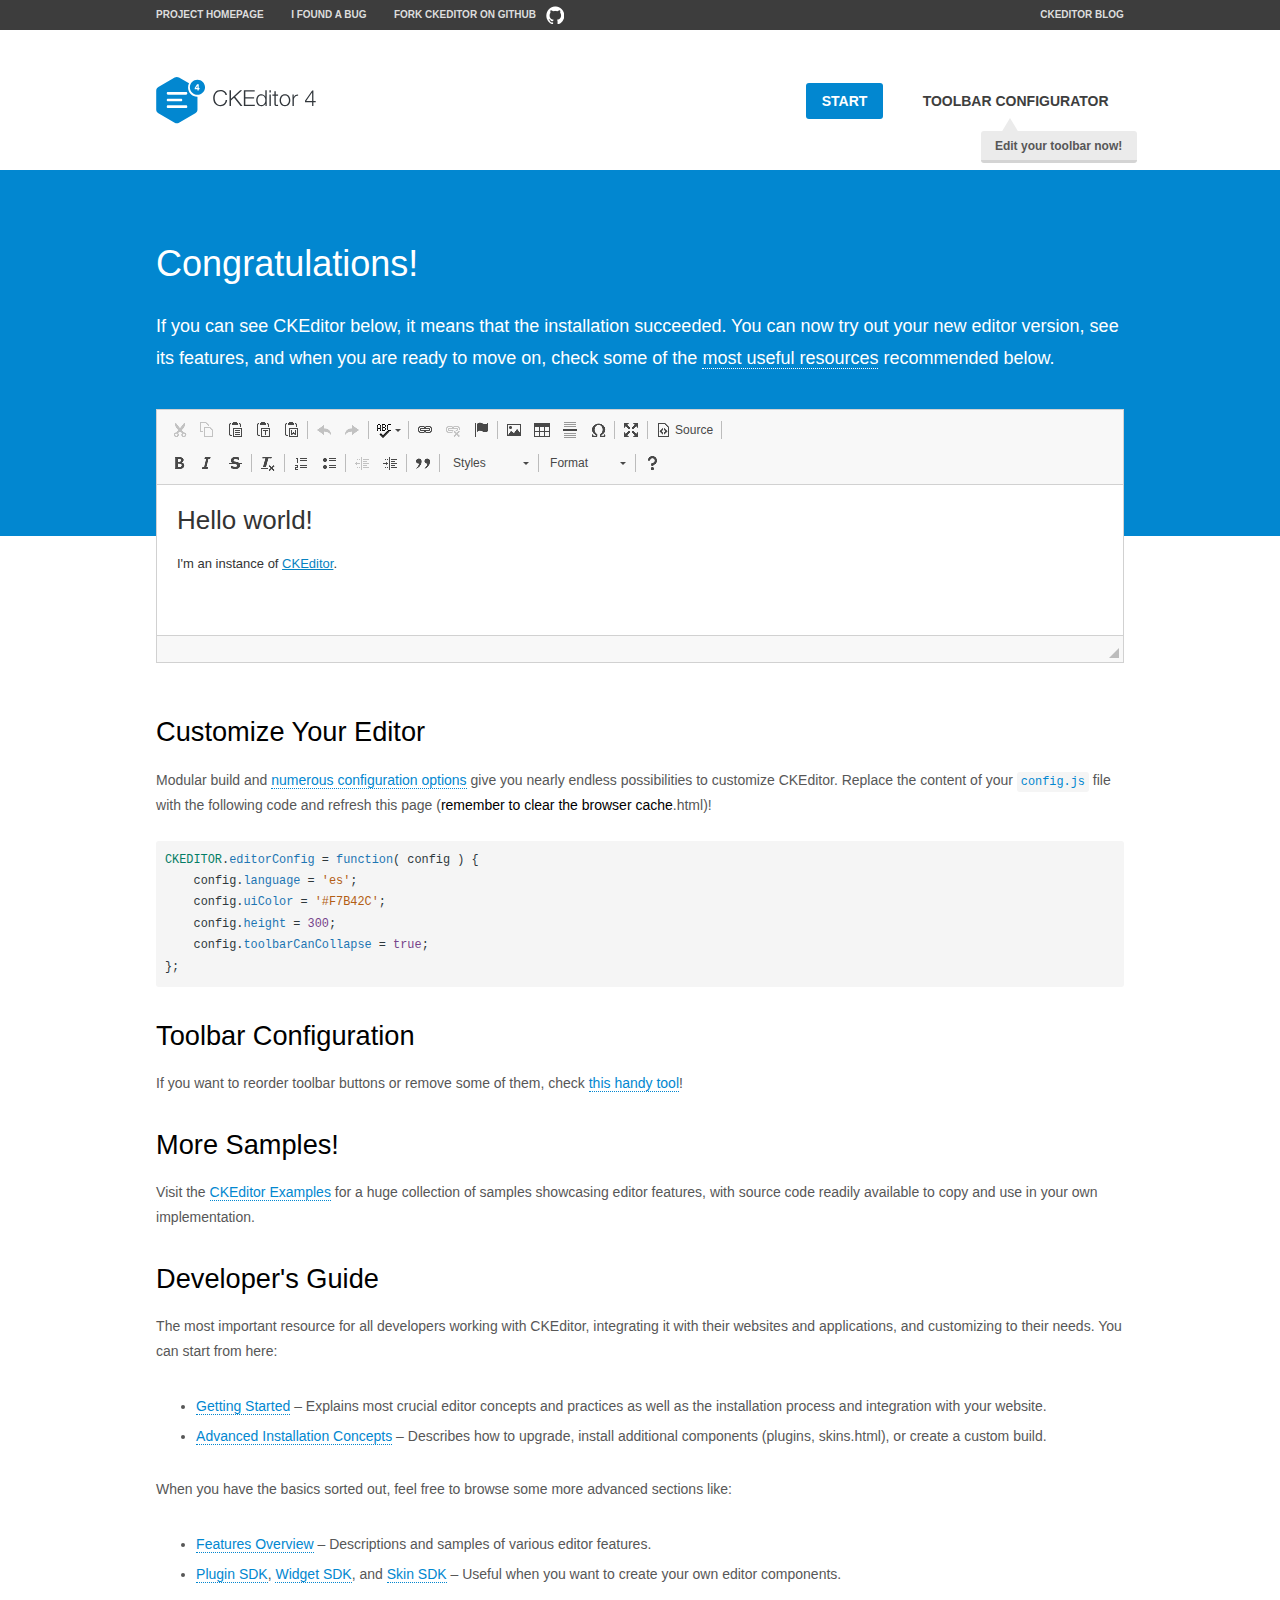
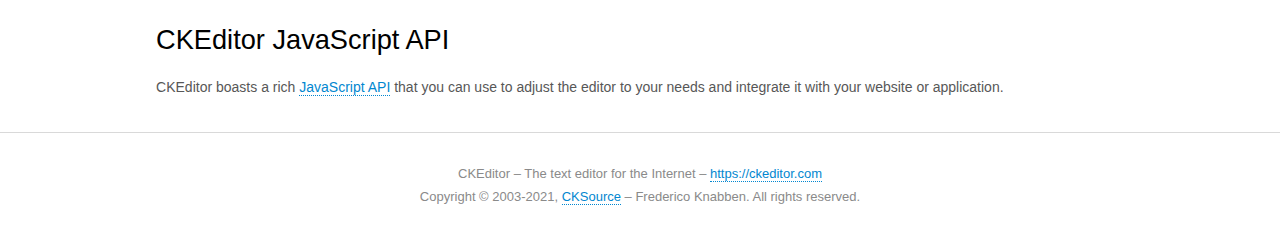
<file: GlassRoomWebApp/wwwroot/JS/ckeditor/samples/index.html>
<!DOCTYPE html>
<!--
Copyright (c) 2003-2021, CKSource - Frederico Knabben. All rights reserved.
For licensing, see LICENSE.md or https://ckeditor.com/legal/ckeditor-oss-license
-->
<html lang="en">
<head>
	<meta charset="utf-8">
	<title>CKEditor Sample</title>
	<script src="../ckeditor.js"></script>
	<script src="js/sample.js"></script>
	<link rel="stylesheet" href="css/samples.css">
	<link rel="stylesheet" href="toolbarconfigurator/lib/codemirror/neo.css">
	<meta name="viewport" content="width=device-width,initial-scale=1">
	<meta name="description" content="Try the latest sample of CKEditor 4 and learn more about customizing your WYSIWYG editor with endless possibilities.">
</head>
<body id="main">

<nav class="navigation-a">
	<div class="grid-container">
		<ul class="navigation-a-left grid-width-70">
			<li><a href="https://ckeditor.com/ckeditor-4/">Project Homepage</a></li>
			<li><a href="https://github.com/ckeditor/ckeditor4/issues">I found a bug</a></li>
			<li><a href="https://github.com/ckeditor/ckeditor4" class="icon-pos-right icon-navigation-a-github">Fork CKEditor on GitHub</a></li>
		</ul>
		<ul class="navigation-a-right grid-width-30">
			<li><a href="https://ckeditor.com/blog/">CKEditor Blog</a></li>
		</ul>
	</div>
</nav>

<header class="header-a">
	<div class="grid-container">
		<h1 class="header-a-logo grid-width-30">
			<a href="index.html"><img src="img/logo.svg" onerror="this.src='img/logo.png'; this.onerror=null;" alt="CKEditor Sample"></a>
		</h1>

		<nav class="navigation-b grid-width-70">
			<ul>
				<li><a href="index.html" class="button-a button-a-background">Start</a></li>
				<li><a href="toolbarconfigurator/index.html" class="button-a">Toolbar configurator <span class="balloon-a balloon-a-nw">Edit your toolbar now!</span></a></li>
			</ul>
		</nav>
	</div>
</header>

<main>
	<div class="adjoined-top">
		<div class="grid-container">
			<div class="content grid-width-100">
				<h1>Congratulations!</h1>
				<p>
					If you can see CKEditor below, it means that the installation succeeded.
					You can now try out your new editor version, see its features, and when you are ready to move on, check some of the <a href="#sample-customize">most useful resources</a> recommended below.
				</p>
			</div>
		</div>
	</div>
	<div class="adjoined-bottom">
		<div class="grid-container">
			<div class="grid-width-100">
				<div id="editor">
					<h1>Hello world!</h1>
					<p>I'm an instance of <a href="https://ckeditor.com">CKEditor</a>.</p>
				</div>
			</div>
		</div>
	</div>

	<div class="grid-container">
		<div class="content grid-width-100">
			<section id="sample-customize">
				<h2>Customize Your Editor</h2>
				<p>Modular build and <a href="https://ckeditor.com/docs/ckeditor4/latest/guide/dev_configuration.html">numerous configuration options</a> give you nearly endless possibilities to customize CKEditor. Replace the content of your <code><a href="../config.js">config.js</a></code> file with the following code and refresh this page (<strong>remember to clear the browser cache</strong>.html)!</p>
		<pre class="cm-s-neo CodeMirror"><code><span style="padding-right: 0.1px;"><span class="cm-variable">CKEDITOR</span>.<span class="cm-property">editorConfig</span> <span class="cm-operator">=</span> <span class="cm-keyword">function</span>( <span class="cm-def">config</span> ) {</span>
<span style="padding-right: 0.1px;"><span class="cm-tab">	</span><span class="cm-variable-2">config</span>.<span class="cm-property">language</span> <span class="cm-operator">=</span> <span class="cm-string">'es'</span>;</span>
<span style="padding-right: 0.1px;"><span class="cm-tab">	</span><span class="cm-variable-2">config</span>.<span class="cm-property">uiColor</span> <span class="cm-operator">=</span> <span class="cm-string">'#F7B42C'</span>;</span>
<span style="padding-right: 0.1px;"><span class="cm-tab">	</span><span class="cm-variable-2">config</span>.<span class="cm-property">height</span> <span class="cm-operator">=</span> <span class="cm-number">300</span>;</span>
<span style="padding-right: 0.1px;"><span class="cm-tab">	</span><span class="cm-variable-2">config</span>.<span class="cm-property">toolbarCanCollapse</span> <span class="cm-operator">=</span> <span class="cm-atom">true</span>;</span>
<span style="padding-right: 0.1px;">};</span></code></pre>
			</section>

			<section>
				<h2>Toolbar Configuration</h2>
				<p>If you want to reorder toolbar buttons or remove some of them, check <a href="toolbarconfigurator/index.html">this handy tool</a>!</p>
			</section>

			<section>
				<h2>More Samples!</h2>
				<p>Visit the <a href="https://ckeditor.com/docs/ckeditor4/latest/examples/index.html">CKEditor Examples</a> for a huge collection of samples showcasing editor features, with source code readily available to copy and use in your own implementation.</p>
			</section>

			<section>
				<h2>Developer's Guide</h2>
				<p>The most important resource for all developers working with CKEditor, integrating it with their websites and applications, and customizing to their needs. You can start from here:</p>
				<ul>
					<li><a href="https://ckeditor.com/docs/ckeditor4/latest/guide/dev_installation.html">Getting Started</a> &ndash; Explains most crucial editor concepts and practices as well as the installation process and integration with your website.</li>
					<li><a href="https://ckeditor.com/docs/ckeditor4/latest/guide/dev_advanced_installation.html">Advanced Installation Concepts</a> &ndash; Describes how to upgrade, install additional components (plugins, skins.html), or create a custom build.</li>
				</ul>
					<p>When you have the basics sorted out, feel free to browse some more advanced sections like:</p>
				<ul>
					<li><a href="https://ckeditor.com/docs/ckeditor4/latest/features/index.html">Features Overview</a> &ndash; Descriptions and samples of various editor features.</li>
					<li><a href="https://ckeditor.com/docs/ckeditor4/latest/guide/plugin_sdk_intro.html">Plugin SDK</a>, <a href="https://ckeditor.com/docs/ckeditor4/latest/guide/widget_sdk_intro.html">Widget SDK</a>, and <a href="https://ckeditor.com/docs/ckeditor4/latest/guide/skin_sdk_intro.html">Skin SDK</a> &ndash; Useful when you want to create your own editor components.</li>
				</ul>
			</section>

			<section>
				<h2>CKEditor JavaScript API</h2>
				<p>CKEditor boasts a rich <a href="https://ckeditor.com/docs/ckeditor4/latest/api/index.html">JavaScript API</a> that you can use to adjust the editor to your needs and integrate it with your website or application.</p>
			</section>
		</div>
	</div>
</main>

<footer class="footer-a grid-container">
	<div class="grid-container">
		<p class="grid-width-100">
			CKEditor &ndash; The text editor for the Internet &ndash; <a class="samples" href="https://ckeditor.com/">https://ckeditor.com</a>
		</p>
		<p class="grid-width-100" id="copy">
			Copyright &copy; 2003-2021, <a class="samples" href="https://cksource.com/">CKSource</a> &ndash; Frederico Knabben. All rights reserved.
		</p>
	</div>
</footer>
<script>
	initSample();
</script>

</body>
</html>
</file>
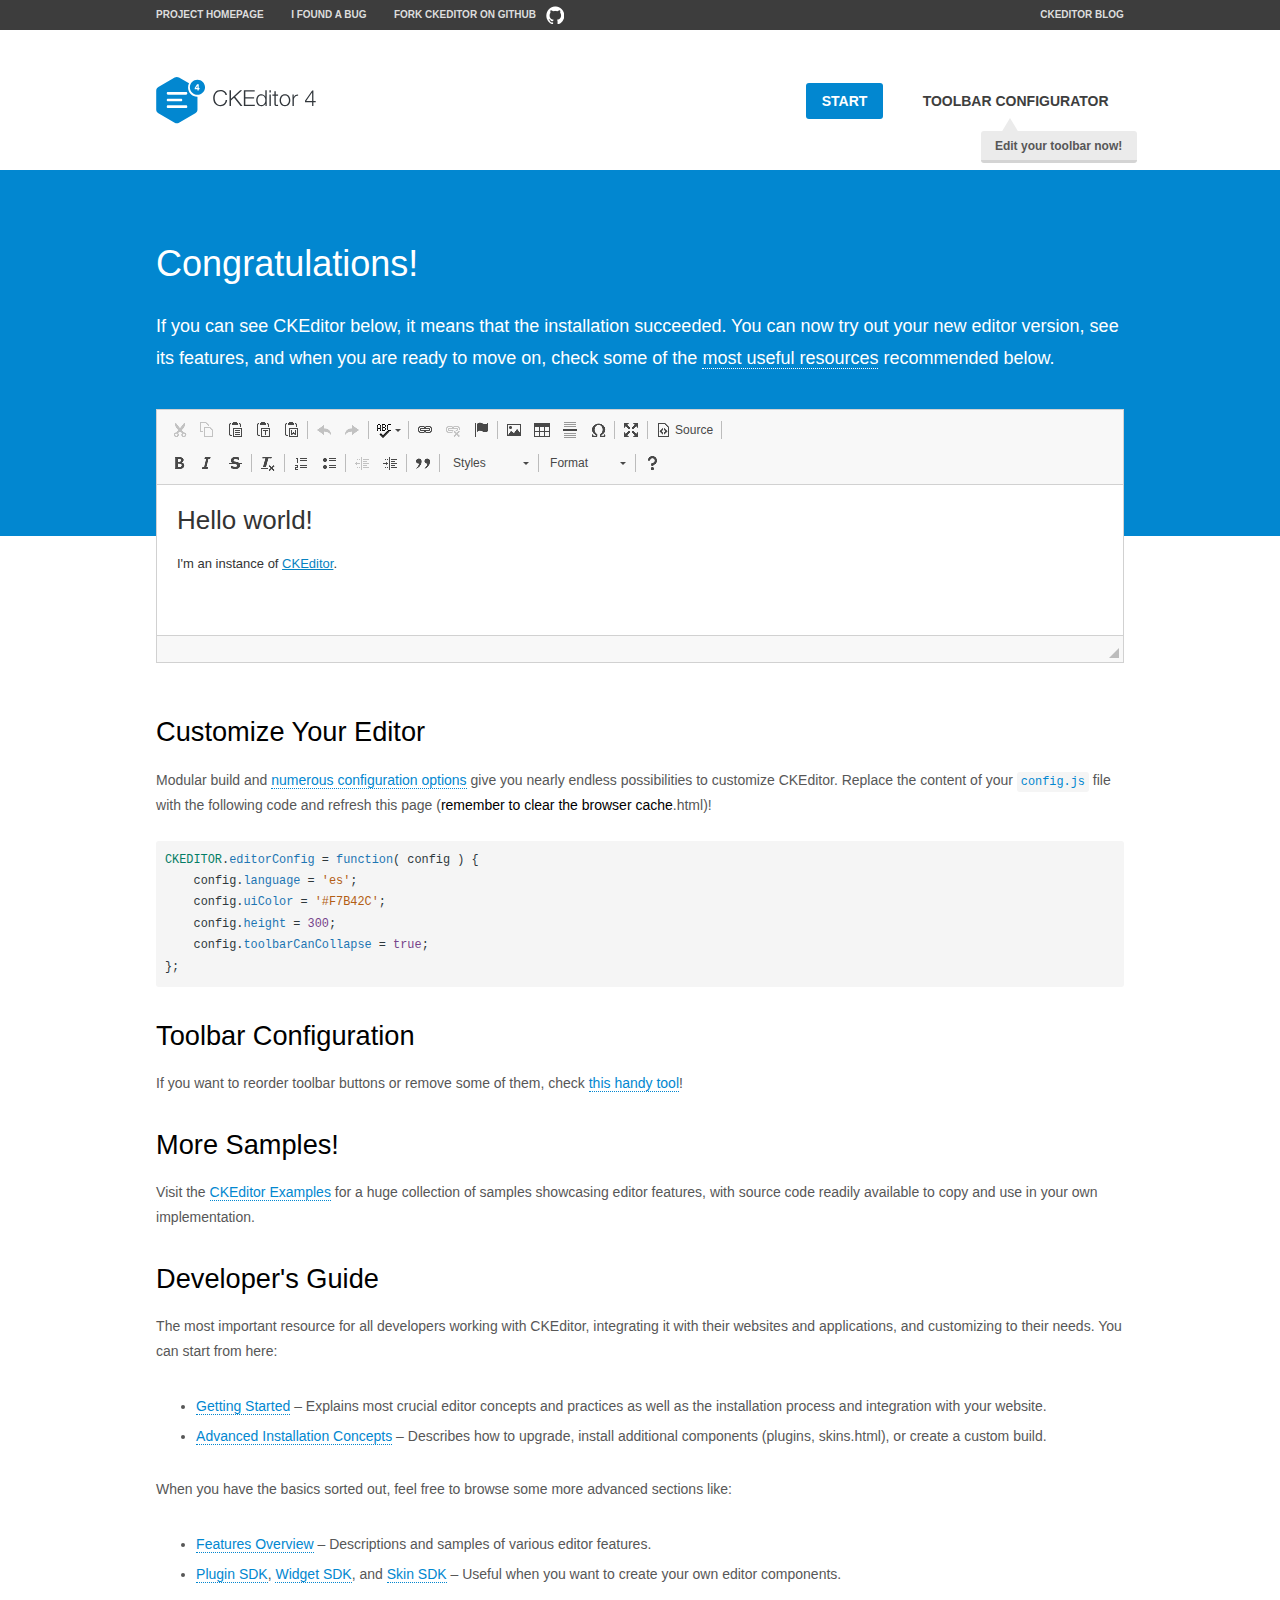
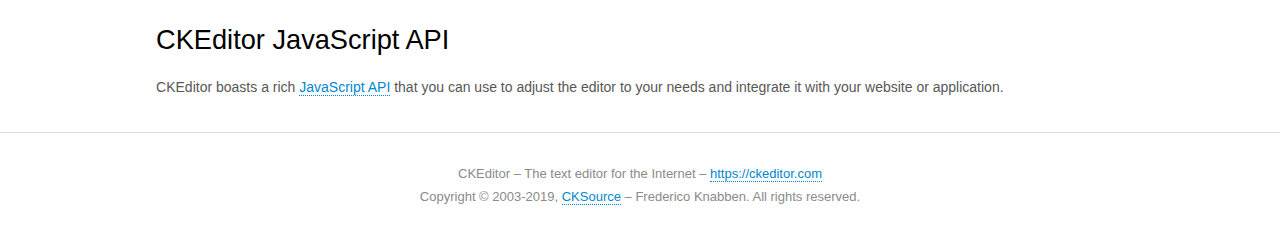
<file: SITE/Admin/JS/ckeditor/samples/index.html>
<!DOCTYPE html>
<!--
Copyright (c) 2003-2019, CKSource - Frederico Knabben. All rights reserved.
For licensing, see LICENSE.md or https://ckeditor.com/legal/ckeditor-oss-license
-->
<html lang="en">
<head>
	<meta charset="utf-8">
	<title>CKEditor Sample</title>
	<script src="../ckeditor.js"></script>
	<script src="js/sample.js"></script>
	<link rel="stylesheet" href="css/samples.css">
	<link rel="stylesheet" href="toolbarconfigurator/lib/codemirror/neo.css">
	<meta name="viewport" content="width=device-width,initial-scale=1">
	<meta name="description" content="Try the latest sample of CKEditor 4 and learn more about customizing your WYSIWYG editor with endless possibilities.">
</head>
<body id="main">

<nav class="navigation-a">
	<div class="grid-container">
		<ul class="navigation-a-left grid-width-70">
			<li><a href="https://ckeditor.com/ckeditor-4/">Project Homepage</a></li>
			<li><a href="https://github.com/ckeditor/ckeditor4/issues">I found a bug</a></li>
			<li><a href="https://github.com/ckeditor/ckeditor4" class="icon-pos-right icon-navigation-a-github">Fork CKEditor on GitHub</a></li>
		</ul>
		<ul class="navigation-a-right grid-width-30">
			<li><a href="https://ckeditor.com/blog/">CKEditor Blog</a></li>
		</ul>
	</div>
</nav>

<header class="header-a">
	<div class="grid-container">
		<h1 class="header-a-logo grid-width-30">
			<a href="index.html"><img src="img/logo.svg" onerror="this.src='img/logo.png'; this.onerror=null;" alt="CKEditor Sample"></a>
		</h1>

		<nav class="navigation-b grid-width-70">
			<ul>
				<li><a href="index.html" class="button-a button-a-background">Start</a></li>
				<li><a href="toolbarconfigurator/index.html" class="button-a">Toolbar configurator <span class="balloon-a balloon-a-nw">Edit your toolbar now!</span></a></li>
			</ul>
		</nav>
	</div>
</header>

<main>
	<div class="adjoined-top">
		<div class="grid-container">
			<div class="content grid-width-100">
				<h1>Congratulations!</h1>
				<p>
					If you can see CKEditor below, it means that the installation succeeded.
					You can now try out your new editor version, see its features, and when you are ready to move on, check some of the <a href="#sample-customize">most useful resources</a> recommended below.
				</p>
			</div>
		</div>
	</div>
	<div class="adjoined-bottom">
		<div class="grid-container">
			<div class="grid-width-100">
				<div id="editor">
					<h1>Hello world!</h1>
					<p>I'm an instance of <a href="https://ckeditor.com">CKEditor</a>.</p>
				</div>
			</div>
		</div>
	</div>

	<div class="grid-container">
		<div class="content grid-width-100">
			<section id="sample-customize">
				<h2>Customize Your Editor</h2>
				<p>Modular build and <a href="https://ckeditor.com/docs/ckeditor4/latest/guide/dev_configuration.html">numerous configuration options</a> give you nearly endless possibilities to customize CKEditor. Replace the content of your <code><a href="../config.js">config.js</a></code> file with the following code and refresh this page (<strong>remember to clear the browser cache</strong>.html)!</p>
		<pre class="cm-s-neo CodeMirror"><code><span style="padding-right: 0.1px;"><span class="cm-variable">CKEDITOR</span>.<span class="cm-property">editorConfig</span> <span class="cm-operator">=</span> <span class="cm-keyword">function</span>( <span class="cm-def">config</span> ) {</span>
<span style="padding-right: 0.1px;"><span class="cm-tab">	</span><span class="cm-variable-2">config</span>.<span class="cm-property">language</span> <span class="cm-operator">=</span> <span class="cm-string">'es'</span>;</span>
<span style="padding-right: 0.1px;"><span class="cm-tab">	</span><span class="cm-variable-2">config</span>.<span class="cm-property">uiColor</span> <span class="cm-operator">=</span> <span class="cm-string">'#F7B42C'</span>;</span>
<span style="padding-right: 0.1px;"><span class="cm-tab">	</span><span class="cm-variable-2">config</span>.<span class="cm-property">height</span> <span class="cm-operator">=</span> <span class="cm-number">300</span>;</span>
<span style="padding-right: 0.1px;"><span class="cm-tab">	</span><span class="cm-variable-2">config</span>.<span class="cm-property">toolbarCanCollapse</span> <span class="cm-operator">=</span> <span class="cm-atom">true</span>;</span>
<span style="padding-right: 0.1px;">};</span></code></pre>
			</section>

			<section>
				<h2>Toolbar Configuration</h2>
				<p>If you want to reorder toolbar buttons or remove some of them, check <a href="toolbarconfigurator/index.html">this handy tool</a>!</p>
			</section>

			<section>
				<h2>More Samples!</h2>
				<p>Visit the <a href="https://ckeditor.com/docs/ckeditor4/latest/examples/index.html">CKEditor Examples</a> for a huge collection of samples showcasing editor features, with source code readily available to copy and use in your own implementation.</p>
			</section>

			<section>
				<h2>Developer's Guide</h2>
				<p>The most important resource for all developers working with CKEditor, integrating it with their websites and applications, and customizing to their needs. You can start from here:</p>
				<ul>
					<li><a href="https://ckeditor.com/docs/ckeditor4/latest/guide/dev_installation.html">Getting Started</a> &ndash; Explains most crucial editor concepts and practices as well as the installation process and integration with your website.</li>
					<li><a href="https://ckeditor.com/docs/ckeditor4/latest/guide/dev_advanced_installation.html">Advanced Installation Concepts</a> &ndash; Describes how to upgrade, install additional components (plugins, skins.html), or create a custom build.</li>
				</ul>
					<p>When you have the basics sorted out, feel free to browse some more advanced sections like:</p>
				<ul>
					<li><a href="https://ckeditor.com/docs/ckeditor4/latest/features/index.html">Features Overview</a> &ndash; Descriptions and samples of various editor features.</li>
					<li><a href="https://ckeditor.com/docs/ckeditor4/latest/guide/plugin_sdk_intro.html">Plugin SDK</a>, <a href="https://ckeditor.com/docs/ckeditor4/latest/guide/widget_sdk_intro.html">Widget SDK</a>, and <a href="https://ckeditor.com/docs/ckeditor4/latest/guide/skin_sdk_intro.html">Skin SDK</a> &ndash; Useful when you want to create your own editor components.</li>
				</ul>
			</section>

			<section>
				<h2>CKEditor JavaScript API</h2>
				<p>CKEditor boasts a rich <a href="https://ckeditor.com/docs/ckeditor4/latest/api/index.html">JavaScript API</a> that you can use to adjust the editor to your needs and integrate it with your website or application.</p>
			</section>
		</div>
	</div>
</main>

<footer class="footer-a grid-container">
	<div class="grid-container">
		<p class="grid-width-100">
			CKEditor &ndash; The text editor for the Internet &ndash; <a class="samples" href="https://ckeditor.com/">https://ckeditor.com</a>
		</p>
		<p class="grid-width-100" id="copy">
			Copyright &copy; 2003-2019, <a class="samples" href="https://cksource.com/">CKSource</a> &ndash; Frederico Knabben. All rights reserved.
		</p>
	</div>
</footer>
<script>
	initSample();
</script>

</body>
</html>
</file>
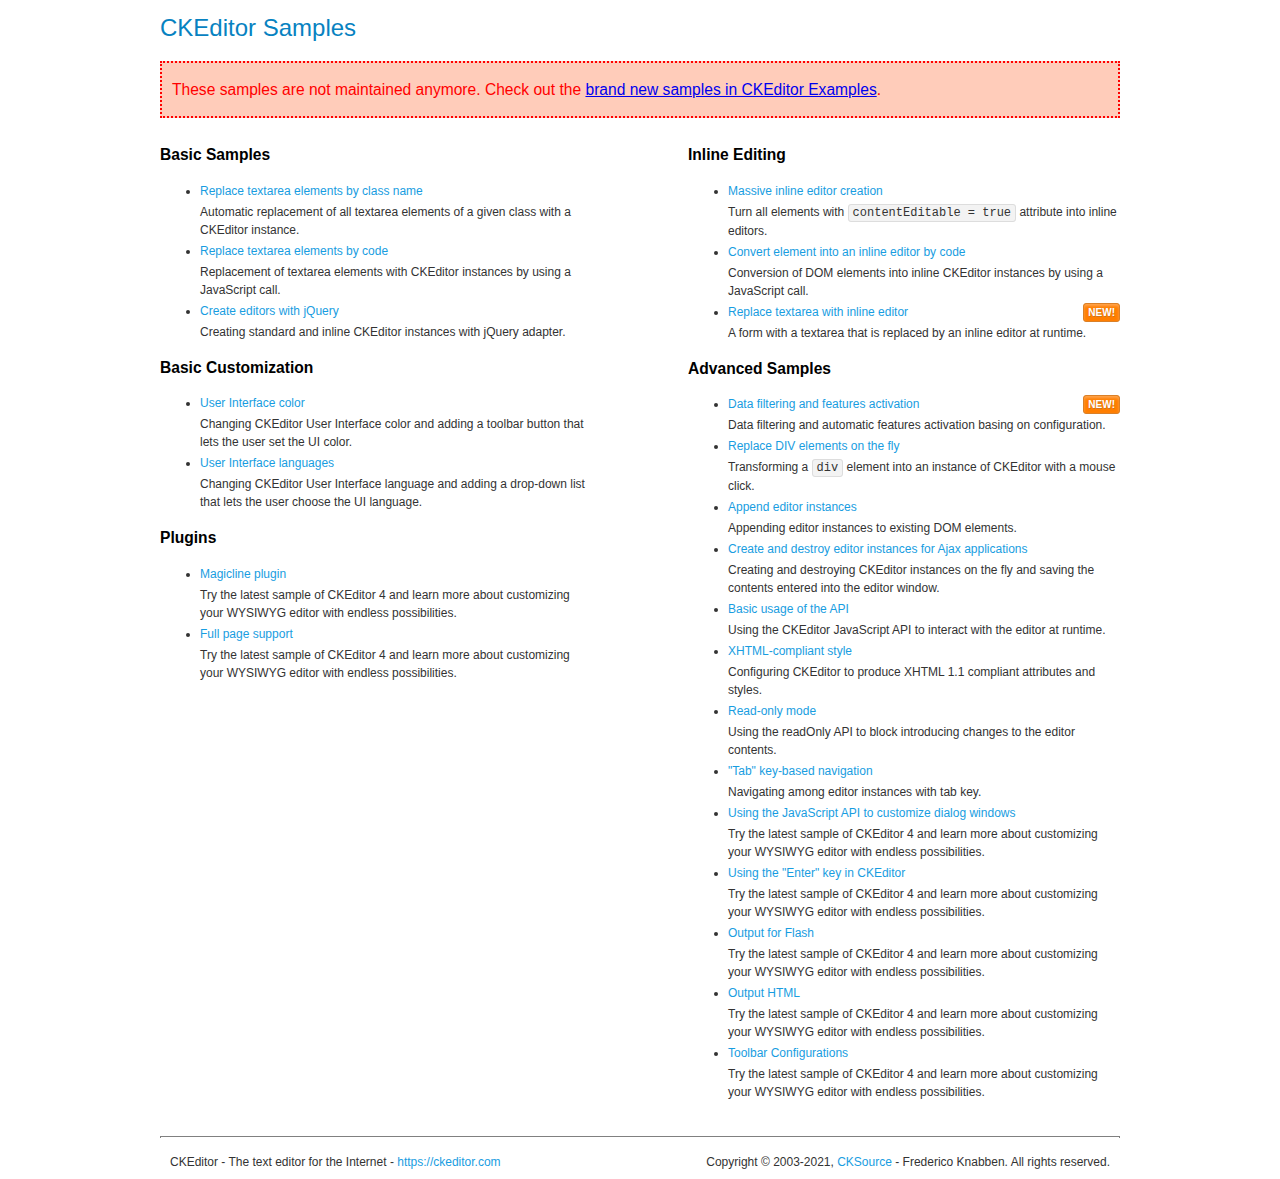
<file: GlassRoomWebApp/wwwroot/JS/ckeditor/samples/old/index.html>
<!DOCTYPE html>
<!--
Copyright (c) 2003-2021, CKSource - Frederico Knabben. All rights reserved.
For licensing, see LICENSE.md or https://ckeditor.com/legal/ckeditor-oss-license
-->
<html lang="en">
<head>
	<meta charset="utf-8">
	<title>CKEditor Samples</title>
	<link rel="stylesheet" href="sample.css">
	<meta name="description" content="Try the latest sample of CKEditor 4 and learn more about customizing your WYSIWYG editor with endless possibilities.">
</head>
<body>
	<h1 class="samples">
		CKEditor Samples
	</h1>
	<div class="warning deprecated">
		These samples are not maintained anymore. Check out the <a href="https://ckeditor.com/docs/ckeditor4/latest/examples/index.html">brand new samples in CKEditor Examples</a>.
	</div>
	<div class="twoColumns">
		<div class="twoColumnsLeft">
			<h2 class="samples">
				Basic Samples
			</h2>
			<dl class="samples">
				<dt><a class="samples" href="replacebyclass.html">Replace textarea elements by class name</a></dt>
				<dd>Automatic replacement of all textarea elements of a given class with a CKEditor instance.</dd>

				<dt><a class="samples" href="replacebycode.html">Replace textarea elements by code</a></dt>
				<dd>Replacement of textarea elements with CKEditor instances by using a JavaScript call.</dd>

				<dt><a class="samples" href="jquery.html">Create editors with jQuery</a></dt>
				<dd>Creating standard and inline CKEditor instances with jQuery adapter.</dd>
			</dl>

			<h2 class="samples">
				Basic Customization
			</h2>
			<dl class="samples">
				<dt><a class="samples" href="uicolor.html">User Interface color</a></dt>
				<dd>Changing CKEditor User Interface color and adding a toolbar button that lets the user set the UI color.</dd>

				<dt><a class="samples" href="uilanguages.html">User Interface languages</a></dt>
				<dd>Changing CKEditor User Interface language and adding a drop-down list that lets the user choose the UI language.</dd>
			</dl>


			<h2 class="samples">Plugins</h2>
<dl class="samples">
<dt><a class="samples" href="magicline/magicline.html">Magicline plugin</a></dt>
<dd>Try the latest sample of CKEditor 4 and learn more about customizing your WYSIWYG editor with endless possibilities.</dd>

<dt><a class="samples" href="wysiwygarea/fullpage.html">Full page support</a></dt>
<dd>Try the latest sample of CKEditor 4 and learn more about customizing your WYSIWYG editor with endless possibilities.</dd>
</dl>
		</div>
		<div class="twoColumnsRight">
			<h2 class="samples">
				Inline Editing
			</h2>
			<dl class="samples">
				<dt><a class="samples" href="inlineall.html">Massive inline editor creation</a></dt>
				<dd>Turn all elements with <code>contentEditable = true</code> attribute into inline editors.</dd>

				<dt><a class="samples" href="inlinebycode.html">Convert element into an inline editor by code</a></dt>
				<dd>Conversion of DOM elements into inline CKEditor instances by using a JavaScript call.</dd>

				<dt><a class="samples" href="inlinetextarea.html">Replace textarea with inline editor</a> <span class="new">New!</span></dt>
				<dd>A form with a textarea that is replaced by an inline editor at runtime.</dd>

				
			</dl>

			<h2 class="samples">
				Advanced Samples
			</h2>
			<dl class="samples">
				<dt><a class="samples" href="datafiltering.html">Data filtering and features activation</a> <span class="new">New!</span></dt>
				<dd>Data filtering and automatic features activation basing on configuration.</dd>

				<dt><a class="samples" href="divreplace.html">Replace DIV elements on the fly</a></dt>
				<dd>Transforming a <code>div</code> element into an instance of CKEditor with a mouse click.</dd>

				<dt><a class="samples" href="appendto.html">Append editor instances</a></dt>
				<dd>Appending editor instances to existing DOM elements.</dd>

				<dt><a class="samples" href="ajax.html">Create and destroy editor instances for Ajax applications</a></dt>
				<dd>Creating and destroying CKEditor instances on the fly and saving the contents entered into the editor window.</dd>

				<dt><a class="samples" href="api.html">Basic usage of the API</a></dt>
				<dd>Using the CKEditor JavaScript API to interact with the editor at runtime.</dd>

				<dt><a class="samples" href="xhtmlstyle.html">XHTML-compliant style</a></dt>
				<dd>Configuring CKEditor to produce XHTML 1.1 compliant attributes and styles.</dd>

				<dt><a class="samples" href="readonly.html">Read-only mode</a></dt>
				<dd>Using the readOnly API to block introducing changes to the editor contents.</dd>

				<dt><a class="samples" href="tabindex.html">"Tab" key-based navigation</a></dt>
				<dd>Navigating among editor instances with tab key.</dd>


				
<dt><a class="samples" href="dialog/dialog.html">Using the JavaScript API to customize dialog windows</a></dt>
<dd>Try the latest sample of CKEditor 4 and learn more about customizing your WYSIWYG editor with endless possibilities.</dd>

<dt><a class="samples" href="enterkey/enterkey.html">Using the &quot;Enter&quot; key in CKEditor</a></dt>
<dd>Try the latest sample of CKEditor 4 and learn more about customizing your WYSIWYG editor with endless possibilities.</dd>

<dt><a class="samples" href="htmlwriter/outputforflash.html">Output for Flash</a></dt>
<dd>Try the latest sample of CKEditor 4 and learn more about customizing your WYSIWYG editor with endless possibilities.</dd>

<dt><a class="samples" href="htmlwriter/outputhtml.html">Output HTML</a></dt>
<dd>Try the latest sample of CKEditor 4 and learn more about customizing your WYSIWYG editor with endless possibilities.</dd>

<dt><a class="samples" href="toolbar/toolbar.html">Toolbar Configurations</a></dt>
<dd>Try the latest sample of CKEditor 4 and learn more about customizing your WYSIWYG editor with endless possibilities.</dd>

			</dl>
		</div>
	</div>
	<div id="footer">
		<hr>
		<p>
			CKEditor - The text editor for the Internet - <a class="samples" href="https://ckeditor.com/">https://ckeditor.com</a>
		</p>
		<p id="copy">
			Copyright &copy; 2003-2021, <a class="samples" href="https://cksource.com/">CKSource</a> - Frederico Knabben. All rights reserved.
		</p>
	</div>
</body>
</html>
</file>
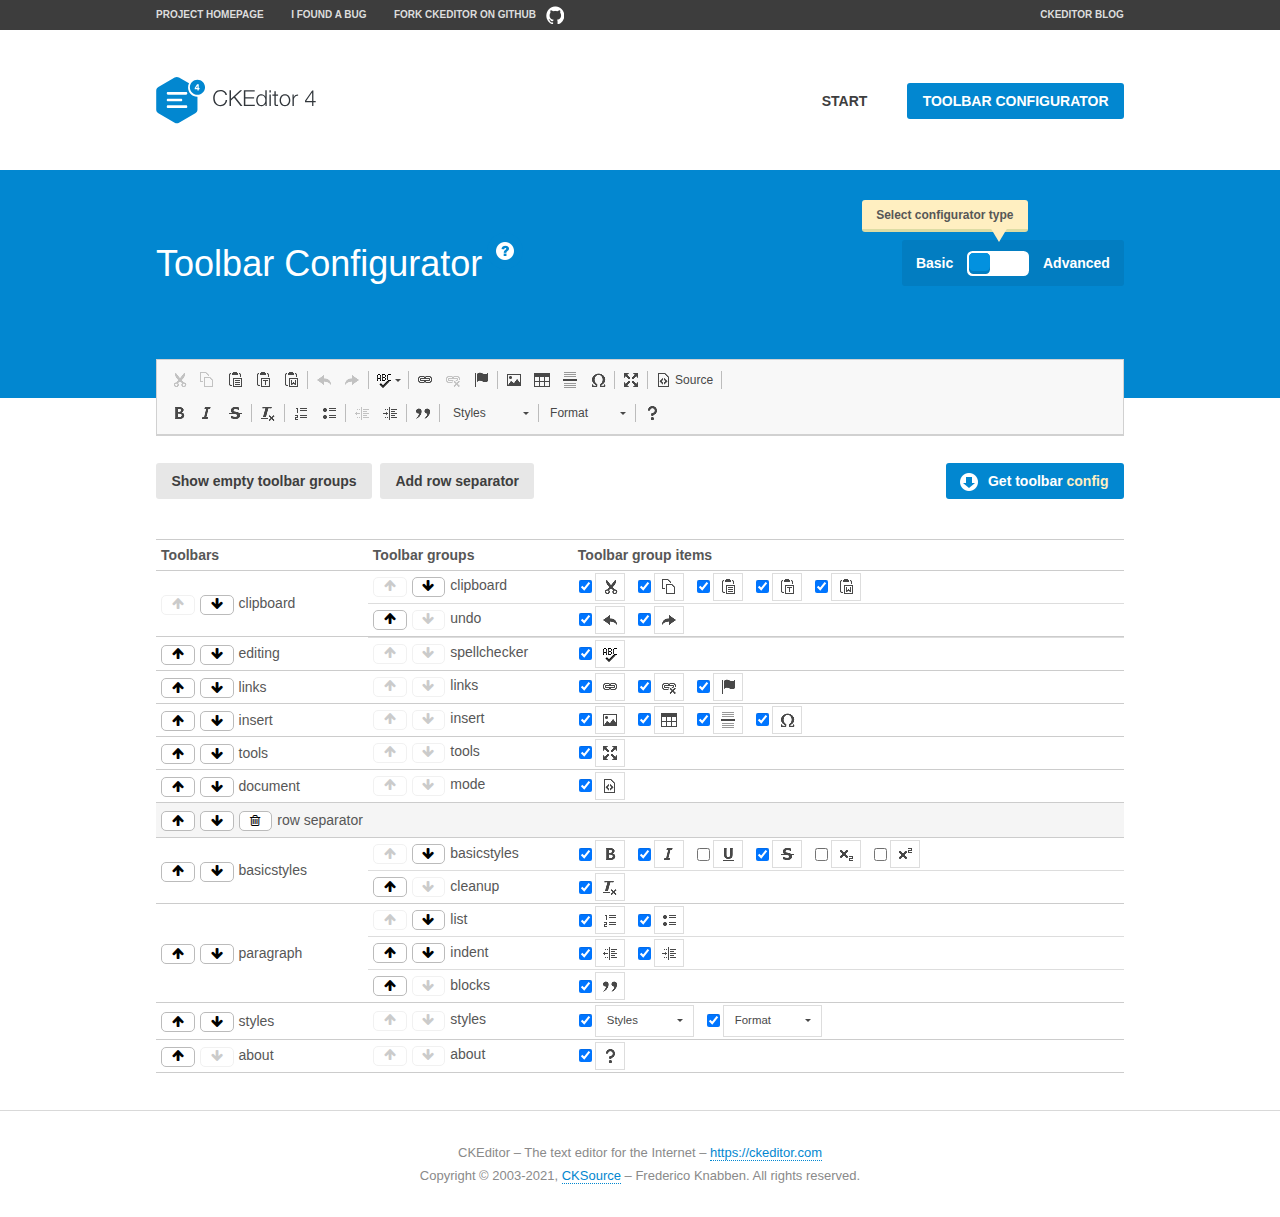
<file: GlassRoomWebApp/wwwroot/JS/ckeditor/samples/toolbarconfigurator/index.html>
<!DOCTYPE html>
<!--
Copyright (c) 2003-2021, CKSource - Frederico Knabben. All rights reserved.
For licensing, see LICENSE.md or https://ckeditor.com/legal/ckeditor-oss-license
-->
<!--[if IE 8]><html class="ie8"><![endif]-->
<!--[if gt IE 8]><html><![endif]-->
<!--[if !IE]><!--><html lang="en"><!--<![endif]-->
<head>
	<meta charset="utf-8">
	<title>Toolbar Configurator</title>
	<script src="../../ckeditor.js"></script>
	<script>
		if ( CKEDITOR.env.ie && CKEDITOR.env.version < 9 )
			CKEDITOR.tools.enableHtml5Elements( document );
	</script>
	<link rel="stylesheet" href="lib/codemirror/codemirror.css">
	<link rel="stylesheet" href="lib/codemirror/show-hint.css">
	<link rel="stylesheet" href="lib/codemirror/neo.css">
	<link rel="stylesheet" href="css/fontello.css">
	<link rel="stylesheet" href="../css/samples.css">
	<meta name="description" content="Try the latest sample of CKEditor 4 and learn more about customizing your WYSIWYG editor with endless possibilities.">
</head>
<body id="toolbar">

<nav class="navigation-a">
	<div class="grid-container">
		<ul class="navigation-a-left grid-width-70">
			<li><a href="https://ckeditor.com/ckeditor-4/">Project Homepage</a></li>
			<li><a href="https://github.com/ckeditor/ckeditor4/issues">I found a bug</a></li>
			<li><a href="https://github.com/ckeditor/ckeditor4" class="icon-pos-right icon-navigation-a-github">Fork CKEditor on GitHub</a></li>
		</ul>
		<ul class="navigation-a-right grid-width-30">
			<li><a href="https://ckeditor.com/blog/">CKEditor Blog</a></li>
		</ul>
	</div>
</nav>

<header class="header-a">
	<div class="grid-container">
		<h1 class="header-a-logo grid-width-30">
			<a href="../index.html"><img src="../img/logo.svg" onerror="this.src='../img/logo.png'; this.onerror=null;" alt="CKEditor Logo"></a>
		</h1>
		<nav class="navigation-b grid-width-70">
			<ul>
				<li><a href="../index.html"  class="button-a">Start</a></li>
				<li><a href="index.html"  class="button-a button-a-background">Toolbar configurator</a></li>
			</ul>
		</nav>
	</div>
</header>

<main>
	<div class="adjoined-top">
		<div class="grid-container">
			<div class="content grid-width-100">
				<div class="grid-container-nested">
					<h1 class="grid-width-60">
						Toolbar Configurator
						<a href="#help-content" type="button" title="Configurator help" id="help" class="button-a button-a-background button-a-no-text icon-pos-left icon-question-mark">Help</a>
					</h1>

					<div class="grid-width-40 grid-switch-magic">
						<div class="switch">
							<span class="balloon-a balloon-a-se">Select configurator type</span>
							<input type="radio" name="radio" data-num="1" id="radio-basic" />
							<input type="radio" name="radio" data-num="2" id="radio-advanced" />
							<label data-for="1" for="radio-basic">Basic</label>
							<span class="switch-inner">
								<span class="handler"></span>
							</span>
							<label data-for="2" for="radio-advanced">Advanced</label>
						</div>
					</div>
				</div>
			</div>
		</div>
	</div>
	<div class="adjoined-bottom">
		<div class="grid-container">
			<div class="grid-width-100">
				<div class="editors-container">
					<div id="editor-basic"></div>
					<div id="editor-advanced"></div>
				</div>
			</div>
		</div>
	</div>

	<div class="grid-container configurator">
		<div class="content grid-width-100">
			<div class="configurator">
				<div>
					<div id="toolbarModifierWrapper"></div>
				</div>
			</div>
		</div>
	</div>

	<div id="help-content">
		<div class="grid-container">
			<div class="grid-width-100">
				<h2>What Am I Doing Here?</h2>

				<div class="grid-container grid-container-nested">
					<div class="basic">
						<div class="grid-width-50">
							<p>Arrange <a href="https://ckeditor.com/docs/ckeditor4/latest/api/CKEDITOR_config.html#cfg-toolbarGroups">toolbar groups</a>, toggle <a href="https://ckeditor.com/docs/ckeditor4/latest/api/CKEDITOR_config.html#cfg-removeButtons">button visibility</a> according to your needs and get your toolbar configuration.</p>
							<p>You can replace the content of the <a href="../../config.js"><code>config.js</code></a> file with the generated configuration. If you already set some configuration options you will need to merge both configurations.</p>
						</div>
						<div class="grid-width-50">
							<p>Read more about different ways of <a href="https://ckeditor.com/docs/ckeditor4/latest/guide/dev_configuration.html">setting configuration</a> and do not forget about <strong>clearing browser cache</strong>.</p>
							<p>Arranging toolbar groups is the recommended way of configuring the toolbar, but if you need more freedom you can use the <a href="#advanced">advanced configurator</a>.</p>
						</div>
					</div>
					<div class="advanced" style="display: none;">
						<div class="grid-width-50">
							<p>With this code editor you can edit your <a href="https://ckeditor.com/docs/ckeditor4/latest/api/CKEDITOR_config.html#cfg-toolbar">toolbar configuration</a> live.</p>
							<p>You can replace the content of the <a href="../../config.js"><code>config.js</code></a> file with the generated configuration. If you already set some configuration options you will need to merge both configurations.</p>
						</div>
						<div class="grid-width-50">
							<p>Read more about different ways of <a href="https://ckeditor.com/docs/ckeditor4/latest/guide/dev_configuration.html">setting configuration</a> and do not forget about <strong>clearing browser cache</strong>.</p>
						</div>
					</div>
				</div>

				<p class="grid-container grid-container-nested">
					<button type="button" class="help-content-close grid-width-100 button-a button-a-background">Got it. Let's play!</button>
				</p>
			</div>
		</div>
	</div>
</main>

<footer class="footer-a grid-container">
	<p class="grid-width-100">
		CKEditor &ndash; The text editor for the Internet &ndash; <a class="samples" href="https://ckeditor.com/">https://ckeditor.com</a>
	</p>
	<p class="grid-width-100" id="copy">
		Copyright &copy; 2003-2021, <a class="samples" href="https://cksource.com/">CKSource</a> &ndash; Frederico Knabben. All rights reserved.
	</p>
</footer>

<script src="lib/codemirror/codemirror.js"></script>
<script src="lib/codemirror/javascript.js"></script>
<script src="lib/codemirror/show-hint.js"></script>

<script src="js/fulltoolbareditor.js"></script>
<script src="js/abstracttoolbarmodifier.js"></script>
<script src="js/toolbarmodifier.js"></script>
<script src="js/toolbartextmodifier.js"></script>
<script src="../js/sf.js"></script>

<script>
	( function() {
		'use strict';

		var mode = ( window.location.hash.substr( 1 ) === 'advanced' ) ? 'advanced' : 'basic',
			configuratorSection = CKEDITOR.document.findOne( 'main > .grid-container.configurator' ),
			basicInstruction = CKEDITOR.document.findOne( '#help-content .basic' ),
			advancedInstruction = CKEDITOR.document.findOne( '#help-content .advanced' ),

			// Configurator mode switcher.
			modeSwitchBasic = CKEDITOR.document.getById( 'radio-basic' ),
			modeSwitchAdvanced = CKEDITOR.document.getById( 'radio-advanced' );

		// Initial setup
		function updateSwitcher() {
			if ( mode === 'advanced' ) {
				modeSwitchAdvanced.$.checked = true;
			} else {
				modeSwitchBasic.$.checked = true;
			}
		}

		updateSwitcher();

		CKEDITOR.document.getWindow().on( 'hashchange', function( e ) {
			var hash = window.location.hash.substr( 1 );
			if ( !( hash === 'advanced' || hash === 'basic' ) ) {
				return;
			}
			mode = hash;
			onToolbarsDone( mode );
		} );

		CKEDITOR.document.getWindow().on( 'resize', function() {
			updateToolbar( ( mode === 'basic' ? toolbarModifier : toolbarTextModifier )[ 'editorInstance' ] );
		} );

		function onRefresh( modifier ) {
			modifier = modifier || this;

			if ( mode === 'basic' && modifier instanceof ToolbarConfigurator.ToolbarTextModifier ) {
				return;
			}

			// CodeMirror container becomes visible, so we need to refresh and to avoid rendering problems.
			if ( mode === 'advanced' && modifier instanceof ToolbarConfigurator.ToolbarTextModifier ) {
				modifier.codeContainer.refresh();
			}

			updateToolbar( modifier.editorInstance );
		}

		function updateToolbar( editor ) {
			var editorContainer = editor.container;

			// Not always editor is loaded.
			if ( !editorContainer ) {
				return;
			}

			var displayStyle = editorContainer.getStyle( 'display' );

			editorContainer.setStyle( 'display', 'block' );

			var newHeight = editorContainer.getSize( 'height' );

			var newMarginTop = parseInt( editorContainer.getComputedStyle( 'margin-top' ), 10 );
			newMarginTop = ( isNaN( newMarginTop ) ? 0 : Number( newMarginTop ) );

			var newMarginBottom = parseInt( editorContainer.getComputedStyle( 'margin-bottom' ), 10 );
			newMarginBottom = ( isNaN( newMarginBottom ) ? 0 : Number( newMarginBottom ) );

			var result = newHeight + newMarginTop + newMarginBottom;

			editorContainer.setStyle( 'display', displayStyle );

			editor.container.getAscendant( 'div' ).setStyle( 'height', result + 'px' );
		}

		var toolbarModifier = new ToolbarConfigurator.ToolbarModifier( 'editor-basic' );

		var done = 0;
		toolbarModifier.init( onToolbarInit );
		toolbarModifier.onRefresh = onRefresh;

		CKEDITOR.document.getById( 'toolbarModifierWrapper' ).append( toolbarModifier.mainContainer );

		var toolbarTextModifier = new ToolbarConfigurator.ToolbarTextModifier( 'editor-advanced' );
		toolbarTextModifier.init( onToolbarInit );
		toolbarTextModifier.onRefresh = onRefresh;

		function onToolbarInit() {
			if ( ++done === 2 ) {
				onToolbarsDone();

				positionSticky.watch( CKEDITOR.document.findOne( '.toolbar' ), function() {
					return mode === 'advanced';
				} );
			}
		}

		function onToolbarsDone() {
			if ( mode === 'basic' ) {
				toggleModeBasic( false );
			} else {
				toggleModeAdvanced( false );
			}

			updateSwitcher();

			setTimeout( function() {
				CKEDITOR.document.findOne( '.editors-container' ).addClass( 'active' );
				CKEDITOR.document.findOne( '#toolbarModifierWrapper' ).addClass( 'active' );
			}, 200 );
		}

		CKEDITOR.document.getById( 'toolbarModifierWrapper' ).append( toolbarTextModifier.mainContainer );

		function toogleModeSwitch( onElement, offElement, onModifier, offModifier ) {
			onElement.addClass( 'fancy-button-active' );
			offElement.removeClass( 'fancy-button-active' );

			onModifier.showUI();
			offModifier.hideUI();
		}

		function toggleModeBasic( callOnRefresh ) {
			callOnRefresh = ( callOnRefresh !== false );
			mode = 'basic';
			window.location.hash = '#basic';
			toogleModeSwitch( modeSwitchBasic, modeSwitchAdvanced, toolbarModifier, toolbarTextModifier );

			configuratorSection.removeClass( 'freed-width' );
			basicInstruction.show();
			advancedInstruction.hide();

			callOnRefresh && onRefresh( toolbarModifier );
		}

		function toggleModeAdvanced( callOnRefresh ) {
			callOnRefresh = ( callOnRefresh !== false );
			mode = 'advanced';
			window.location.hash = '#advanced';
			toogleModeSwitch( modeSwitchAdvanced, modeSwitchBasic, toolbarTextModifier, toolbarModifier );

			configuratorSection.addClass( 'freed-width' );
			advancedInstruction.show();
			basicInstruction.hide();

			callOnRefresh && onRefresh( toolbarTextModifier );
		}

		modeSwitchBasic.on( 'click', toggleModeBasic );
		modeSwitchAdvanced.on( 'click', toggleModeAdvanced );

		//
		// Position:sticky for the toolbar.
		//

		// Will make elements behave like they were styled with position:sticky.
		var positionSticky = {
			// Store object: {
			// 		element: CKEDITOR.dom.element, // Element which will float.
			// 		placeholder: CKEDITOR.dom.element, // Placeholder which is place to prevent page bounce.
			// 		isFixed: boolean // Whether element float now.
			// }
			watched: [],

			active: [],

			staticContainer: null,

			init: function() {
				var element = CKEDITOR.dom.element.createFromHtml(
					'<div class="staticContainer">' +
						'<div class="grid-container" >' +
							'<div class="grid-width-100">' +
								'<div class="inner"></div>' +
							'</div>' +
						'</div>' +
					'</div>' );

				this.staticContainer = element.findOne( '.inner' );

				CKEDITOR.document.getBody().append( element );
			},

			watch: function( element, preventFunc ) {
				this.watched.push( {
					element: element,
					placeholder: new CKEDITOR.dom.element( 'div' ),
					isFixed: false,
					preventFunc: preventFunc
				} );
			},

			checkAll: function() {
				for ( var i = 0; i < this.watched.length; i++ ) {
					this.check( this.watched[ i ] );
				}
			},

			check: function( element ) {
				var isFixed = element.isFixed;
				var shouldBeFixed = this.shouldBeFixed( element );

				// Nothing to be done.
				if ( isFixed === shouldBeFixed ) {
					return;
				}

				var placeholder = element.placeholder;

				if ( isFixed ) {
					// Unfixing.

					element.element.insertBefore( placeholder );
					placeholder.remove();

					element.element.removeStyle( 'margin' );

					this.active.splice( CKEDITOR.tools.indexOf( this.active, element ), 1 );

				} else {
					// Fixing.
					placeholder.setStyle( 'width', element.element.getSize( 'width' ) + 'px' );
					placeholder.setStyle( 'height', element.element.getSize( 'height' ) + 'px' );
					placeholder.setStyle( 'margin-bottom', element.element.getComputedStyle( 'margin-bottom' ) );
					placeholder.setStyle( 'display', element.element.getComputedStyle( 'display' ) );
					placeholder.insertAfter( element.element );

					this.staticContainer.append( element.element );

					this.active.push( element );
				}

				element.isFixed = !element.isFixed;
			},

			shouldBeFixed: function( element ) {
				if ( element.preventFunc && element.preventFunc() ) {
					return false;
				}

				// If element is already fixed we are checking it's placeholder.
				var related = ( element.isFixed ? element.placeholder : element.element ),
					clientRect = related.$.getBoundingClientRect(),
					staticHeight = this.staticContainer.getSize('height' ),
					elemHeight = element.element.getSize( 'height' );

				if ( element.isFixed ) {
					return ( clientRect.top + elemHeight < staticHeight );
				} else {
					return ( clientRect.top < staticHeight );
				}
			}
		};

		positionSticky.init();

		CKEDITOR.document.getWindow().on( 'scroll',
			CKEDITOR.tools.eventsBuffer( 100, positionSticky.checkAll, positionSticky ).input
		);

		// Make the toolbar sticky.
		positionSticky.watch( CKEDITOR.document.findOne( '.editors-container' ) );

		// Help button and help-content.
		( function() {
			var helpButton = CKEDITOR.document.getById( 'help' ),
				helpContent = CKEDITOR.document.getById( 'help-content' );

			// Don't show help button on IE8 because it's unsupported by Pico Modal.
			if ( CKEDITOR.env.ie && CKEDITOR.env.version == 8 ) {
				helpButton.hide();
			} else {
				// Display help modal when the button is clicked.
				helpButton.on( 'click', function( evt ) {
					SF.modal( {
						// Clone modal content from DOM.
						content: helpContent.getHtml(),

						afterCreate: function( modal ) {
							// Enable modal content button to close the modal.
							new CKEDITOR.dom.element( modal.modalElem() ).findOne( '.help-content-close' ).once( 'click', modal.close );
						}
					} ).show();
				} );
			}
		} )();
	} )();
</script>
</body>
</html>
</file>
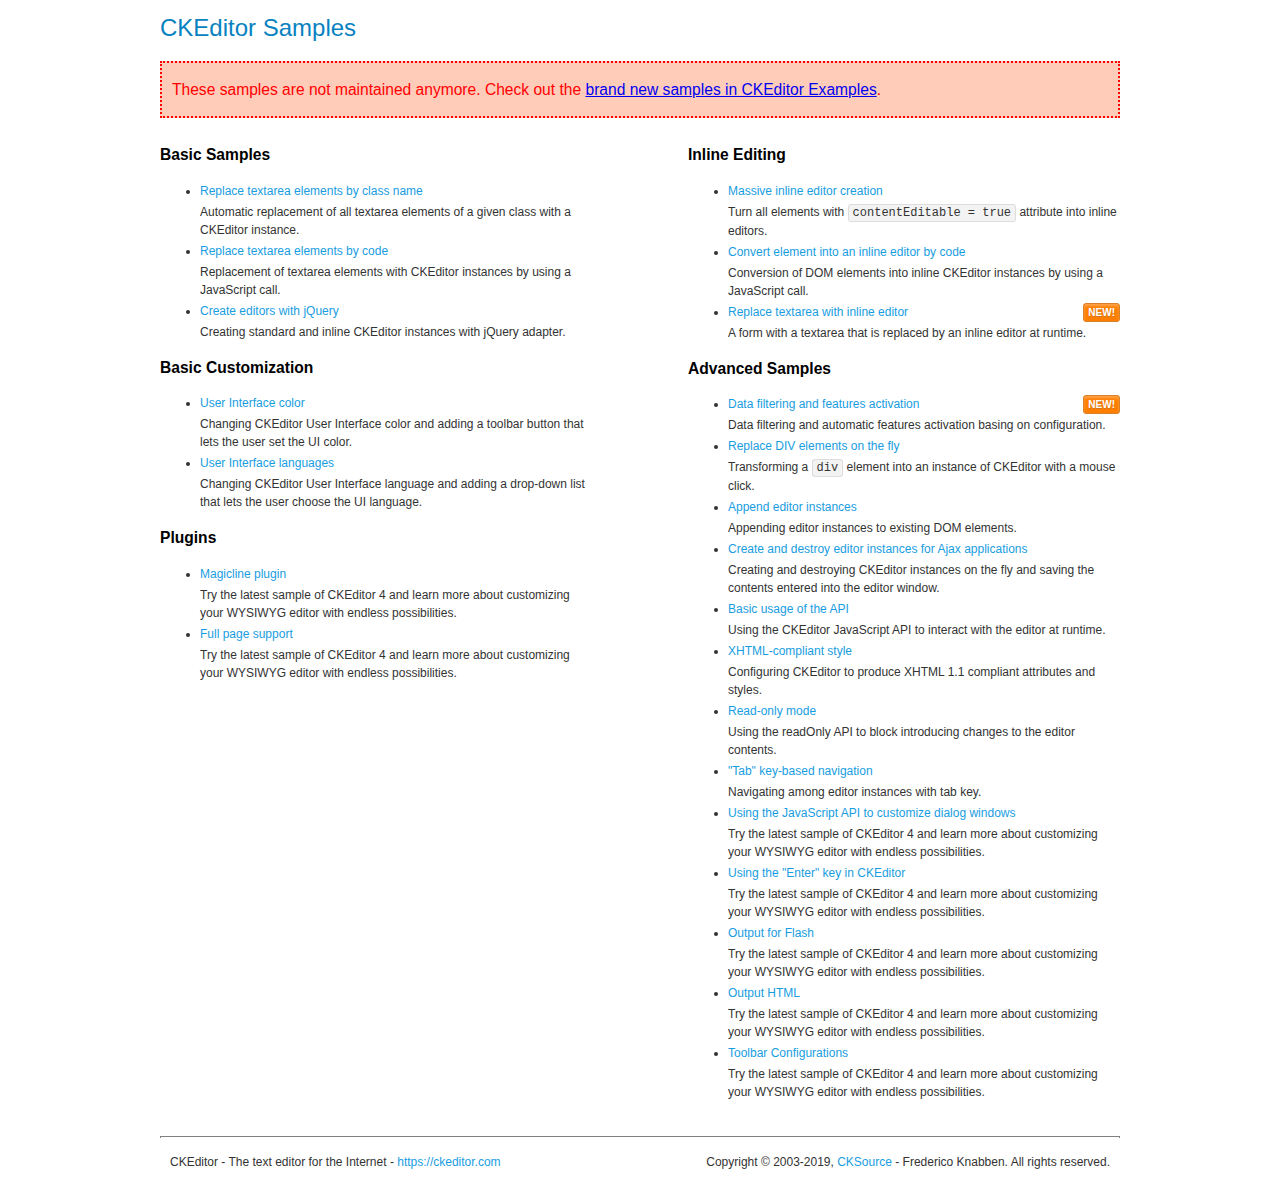
<file: SITE/Admin/JS/ckeditor/samples/old/index.html>
<!DOCTYPE html>
<!--
Copyright (c) 2003-2019, CKSource - Frederico Knabben. All rights reserved.
For licensing, see LICENSE.md or https://ckeditor.com/legal/ckeditor-oss-license
-->
<html lang="en">
<head>
	<meta charset="utf-8">
	<title>CKEditor Samples</title>
	<link rel="stylesheet" href="sample.css">
	<meta name="description" content="Try the latest sample of CKEditor 4 and learn more about customizing your WYSIWYG editor with endless possibilities.">
</head>
<body>
	<h1 class="samples">
		CKEditor Samples
	</h1>
	<div class="warning deprecated">
		These samples are not maintained anymore. Check out the <a href="https://ckeditor.com/docs/ckeditor4/latest/examples/index.html">brand new samples in CKEditor Examples</a>.
	</div>
	<div class="twoColumns">
		<div class="twoColumnsLeft">
			<h2 class="samples">
				Basic Samples
			</h2>
			<dl class="samples">
				<dt><a class="samples" href="replacebyclass.html">Replace textarea elements by class name</a></dt>
				<dd>Automatic replacement of all textarea elements of a given class with a CKEditor instance.</dd>

				<dt><a class="samples" href="replacebycode.html">Replace textarea elements by code</a></dt>
				<dd>Replacement of textarea elements with CKEditor instances by using a JavaScript call.</dd>

				<dt><a class="samples" href="jquery.html">Create editors with jQuery</a></dt>
				<dd>Creating standard and inline CKEditor instances with jQuery adapter.</dd>
			</dl>

			<h2 class="samples">
				Basic Customization
			</h2>
			<dl class="samples">
				<dt><a class="samples" href="uicolor.html">User Interface color</a></dt>
				<dd>Changing CKEditor User Interface color and adding a toolbar button that lets the user set the UI color.</dd>

				<dt><a class="samples" href="uilanguages.html">User Interface languages</a></dt>
				<dd>Changing CKEditor User Interface language and adding a drop-down list that lets the user choose the UI language.</dd>
			</dl>


			<h2 class="samples">Plugins</h2>
<dl class="samples">
<dt><a class="samples" href="magicline/magicline.html">Magicline plugin</a></dt>
<dd>Try the latest sample of CKEditor 4 and learn more about customizing your WYSIWYG editor with endless possibilities.</dd>

<dt><a class="samples" href="wysiwygarea/fullpage.html">Full page support</a></dt>
<dd>Try the latest sample of CKEditor 4 and learn more about customizing your WYSIWYG editor with endless possibilities.</dd>
</dl>
		</div>
		<div class="twoColumnsRight">
			<h2 class="samples">
				Inline Editing
			</h2>
			<dl class="samples">
				<dt><a class="samples" href="inlineall.html">Massive inline editor creation</a></dt>
				<dd>Turn all elements with <code>contentEditable = true</code> attribute into inline editors.</dd>

				<dt><a class="samples" href="inlinebycode.html">Convert element into an inline editor by code</a></dt>
				<dd>Conversion of DOM elements into inline CKEditor instances by using a JavaScript call.</dd>

				<dt><a class="samples" href="inlinetextarea.html">Replace textarea with inline editor</a> <span class="new">New!</span></dt>
				<dd>A form with a textarea that is replaced by an inline editor at runtime.</dd>

				
			</dl>

			<h2 class="samples">
				Advanced Samples
			</h2>
			<dl class="samples">
				<dt><a class="samples" href="datafiltering.html">Data filtering and features activation</a> <span class="new">New!</span></dt>
				<dd>Data filtering and automatic features activation basing on configuration.</dd>

				<dt><a class="samples" href="divreplace.html">Replace DIV elements on the fly</a></dt>
				<dd>Transforming a <code>div</code> element into an instance of CKEditor with a mouse click.</dd>

				<dt><a class="samples" href="appendto.html">Append editor instances</a></dt>
				<dd>Appending editor instances to existing DOM elements.</dd>

				<dt><a class="samples" href="ajax.html">Create and destroy editor instances for Ajax applications</a></dt>
				<dd>Creating and destroying CKEditor instances on the fly and saving the contents entered into the editor window.</dd>

				<dt><a class="samples" href="api.html">Basic usage of the API</a></dt>
				<dd>Using the CKEditor JavaScript API to interact with the editor at runtime.</dd>

				<dt><a class="samples" href="xhtmlstyle.html">XHTML-compliant style</a></dt>
				<dd>Configuring CKEditor to produce XHTML 1.1 compliant attributes and styles.</dd>

				<dt><a class="samples" href="readonly.html">Read-only mode</a></dt>
				<dd>Using the readOnly API to block introducing changes to the editor contents.</dd>

				<dt><a class="samples" href="tabindex.html">"Tab" key-based navigation</a></dt>
				<dd>Navigating among editor instances with tab key.</dd>


				
<dt><a class="samples" href="dialog/dialog.html">Using the JavaScript API to customize dialog windows</a></dt>
<dd>Try the latest sample of CKEditor 4 and learn more about customizing your WYSIWYG editor with endless possibilities.</dd>

<dt><a class="samples" href="enterkey/enterkey.html">Using the &quot;Enter&quot; key in CKEditor</a></dt>
<dd>Try the latest sample of CKEditor 4 and learn more about customizing your WYSIWYG editor with endless possibilities.</dd>

<dt><a class="samples" href="htmlwriter/outputforflash.html">Output for Flash</a></dt>
<dd>Try the latest sample of CKEditor 4 and learn more about customizing your WYSIWYG editor with endless possibilities.</dd>

<dt><a class="samples" href="htmlwriter/outputhtml.html">Output HTML</a></dt>
<dd>Try the latest sample of CKEditor 4 and learn more about customizing your WYSIWYG editor with endless possibilities.</dd>

<dt><a class="samples" href="toolbar/toolbar.html">Toolbar Configurations</a></dt>
<dd>Try the latest sample of CKEditor 4 and learn more about customizing your WYSIWYG editor with endless possibilities.</dd>

			</dl>
		</div>
	</div>
	<div id="footer">
		<hr>
		<p>
			CKEditor - The text editor for the Internet - <a class="samples" href="https://ckeditor.com/">https://ckeditor.com</a>
		</p>
		<p id="copy">
			Copyright &copy; 2003-2019, <a class="samples" href="https://cksource.com/">CKSource</a> - Frederico Knabben. All rights reserved.
		</p>
	</div>
</body>
</html>
</file>
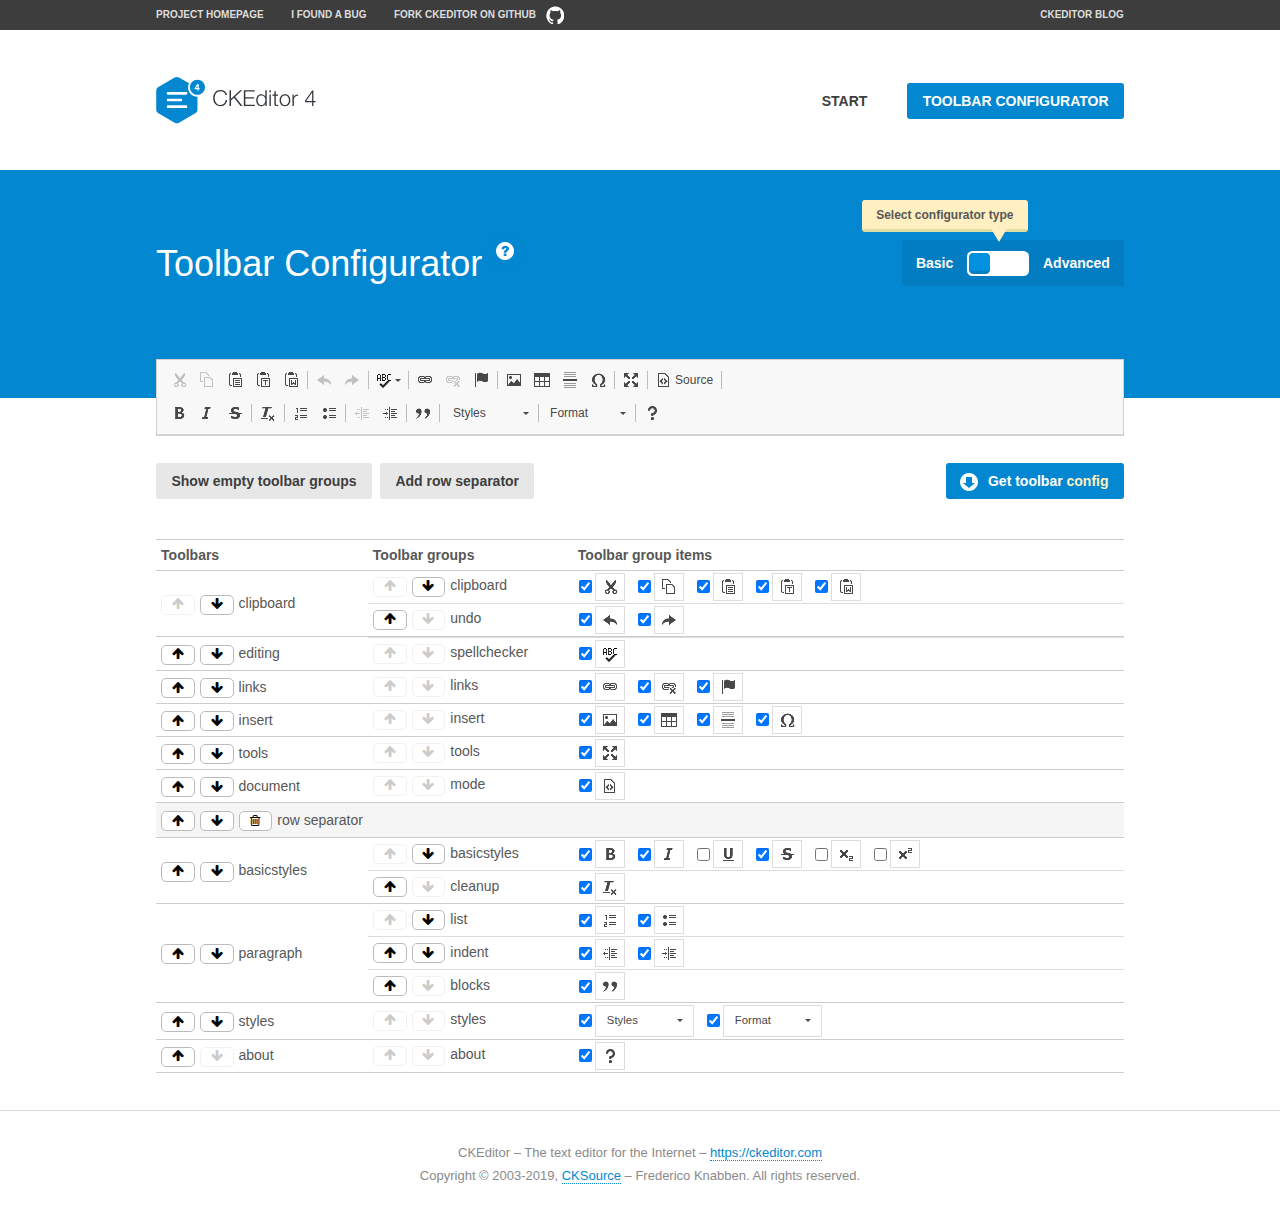
<file: SITE/Admin/JS/ckeditor/samples/toolbarconfigurator/index.html>
<!DOCTYPE html>
<!--
Copyright (c) 2003-2019, CKSource - Frederico Knabben. All rights reserved.
For licensing, see LICENSE.md or https://ckeditor.com/legal/ckeditor-oss-license
-->
<!--[if IE 8]><html class="ie8"><![endif]-->
<!--[if gt IE 8]><html><![endif]-->
<!--[if !IE]><!--><html lang="en"><!--<![endif]-->
<head>
	<meta charset="utf-8">
	<title>Toolbar Configurator</title>
	<script src="../../ckeditor.js"></script>
	<script>
		if ( CKEDITOR.env.ie && CKEDITOR.env.version < 9 )
			CKEDITOR.tools.enableHtml5Elements( document );
	</script>
	<link rel="stylesheet" href="lib/codemirror/codemirror.css">
	<link rel="stylesheet" href="lib/codemirror/show-hint.css">
	<link rel="stylesheet" href="lib/codemirror/neo.css">
	<link rel="stylesheet" href="css/fontello.css">
	<link rel="stylesheet" href="../css/samples.css">
	<meta name="description" content="Try the latest sample of CKEditor 4 and learn more about customizing your WYSIWYG editor with endless possibilities.">
</head>
<body id="toolbar">

<nav class="navigation-a">
	<div class="grid-container">
		<ul class="navigation-a-left grid-width-70">
			<li><a href="https://ckeditor.com/ckeditor-4/">Project Homepage</a></li>
			<li><a href="https://github.com/ckeditor/ckeditor4/issues">I found a bug</a></li>
			<li><a href="https://github.com/ckeditor/ckeditor4" class="icon-pos-right icon-navigation-a-github">Fork CKEditor on GitHub</a></li>
		</ul>
		<ul class="navigation-a-right grid-width-30">
			<li><a href="https://ckeditor.com/blog/">CKEditor Blog</a></li>
		</ul>
	</div>
</nav>

<header class="header-a">
	<div class="grid-container">
		<h1 class="header-a-logo grid-width-30">
			<a href="../index.html"><img src="../img/logo.svg" onerror="this.src='../img/logo.png'; this.onerror=null;" alt="CKEditor Logo"></a>
		</h1>
		<nav class="navigation-b grid-width-70">
			<ul>
				<li><a href="../index.html"  class="button-a">Start</a></li>
				<li><a href="index.html"  class="button-a button-a-background">Toolbar configurator</a></li>
			</ul>
		</nav>
	</div>
</header>

<main>
	<div class="adjoined-top">
		<div class="grid-container">
			<div class="content grid-width-100">
				<div class="grid-container-nested">
					<h1 class="grid-width-60">
						Toolbar Configurator
						<a href="#help-content" type="button" title="Configurator help" id="help" class="button-a button-a-background button-a-no-text icon-pos-left icon-question-mark">Help</a>
					</h1>

					<div class="grid-width-40 grid-switch-magic">
						<div class="switch">
							<span class="balloon-a balloon-a-se">Select configurator type</span>
							<input type="radio" name="radio" data-num="1" id="radio-basic" />
							<input type="radio" name="radio" data-num="2" id="radio-advanced" />
							<label data-for="1" for="radio-basic">Basic</label>
							<span class="switch-inner">
								<span class="handler"></span>
							</span>
							<label data-for="2" for="radio-advanced">Advanced</label>
						</div>
					</div>
				</div>
			</div>
		</div>
	</div>
	<div class="adjoined-bottom">
		<div class="grid-container">
			<div class="grid-width-100">
				<div class="editors-container">
					<div id="editor-basic"></div>
					<div id="editor-advanced"></div>
				</div>
			</div>
		</div>
	</div>

	<div class="grid-container configurator">
		<div class="content grid-width-100">
			<div class="configurator">
				<div>
					<div id="toolbarModifierWrapper"></div>
				</div>
			</div>
		</div>
	</div>

	<div id="help-content">
		<div class="grid-container">
			<div class="grid-width-100">
				<h2>What Am I Doing Here?</h2>

				<div class="grid-container grid-container-nested">
					<div class="basic">
						<div class="grid-width-50">
							<p>Arrange <a href="https://ckeditor.com/docs/ckeditor4/latest/api/CKEDITOR_config.html#cfg-toolbarGroups">toolbar groups</a>, toggle <a href="https://ckeditor.com/docs/ckeditor4/latest/api/CKEDITOR_config.html#cfg-removeButtons">button visibility</a> according to your needs and get your toolbar configuration.</p>
							<p>You can replace the content of the <a href="../../config.js"><code>config.js</code></a> file with the generated configuration. If you already set some configuration options you will need to merge both configurations.</p>
						</div>
						<div class="grid-width-50">
							<p>Read more about different ways of <a href="https://ckeditor.com/docs/ckeditor4/latest/guide/dev_configuration.html">setting configuration</a> and do not forget about <strong>clearing browser cache</strong>.</p>
							<p>Arranging toolbar groups is the recommended way of configuring the toolbar, but if you need more freedom you can use the <a href="#advanced">advanced configurator</a>.</p>
						</div>
					</div>
					<div class="advanced" style="display: none;">
						<div class="grid-width-50">
							<p>With this code editor you can edit your <a href="https://ckeditor.com/docs/ckeditor4/latest/api/CKEDITOR_config.html#cfg-toolbar">toolbar configuration</a> live.</p>
							<p>You can replace the content of the <a href="../../config.js"><code>config.js</code></a> file with the generated configuration. If you already set some configuration options you will need to merge both configurations.</p>
						</div>
						<div class="grid-width-50">
							<p>Read more about different ways of <a href="https://ckeditor.com/docs/ckeditor4/latest/guide/dev_configuration.html">setting configuration</a> and do not forget about <strong>clearing browser cache</strong>.</p>
						</div>
					</div>
				</div>

				<p class="grid-container grid-container-nested">
					<button type="button" class="help-content-close grid-width-100 button-a button-a-background">Got it. Let's play!</button>
				</p>
			</div>
		</div>
	</div>
</main>

<footer class="footer-a grid-container">
	<p class="grid-width-100">
		CKEditor &ndash; The text editor for the Internet &ndash; <a class="samples" href="https://ckeditor.com/">https://ckeditor.com</a>
	</p>
	<p class="grid-width-100" id="copy">
		Copyright &copy; 2003-2019, <a class="samples" href="https://cksource.com/">CKSource</a> &ndash; Frederico Knabben. All rights reserved.
	</p>
</footer>

<script src="lib/codemirror/codemirror.js"></script>
<script src="lib/codemirror/javascript.js"></script>
<script src="lib/codemirror/show-hint.js"></script>

<script src="js/fulltoolbareditor.js"></script>
<script src="js/abstracttoolbarmodifier.js"></script>
<script src="js/toolbarmodifier.js"></script>
<script src="js/toolbartextmodifier.js"></script>
<script src="../js/sf.js"></script>

<script>
	( function() {
		'use strict';

		var mode = ( window.location.hash.substr( 1 ) === 'advanced' ) ? 'advanced' : 'basic',
			configuratorSection = CKEDITOR.document.findOne( 'main > .grid-container.configurator' ),
			basicInstruction = CKEDITOR.document.findOne( '#help-content .basic' ),
			advancedInstruction = CKEDITOR.document.findOne( '#help-content .advanced' ),

			// Configurator mode switcher.
			modeSwitchBasic = CKEDITOR.document.getById( 'radio-basic' ),
			modeSwitchAdvanced = CKEDITOR.document.getById( 'radio-advanced' );

		// Initial setup
		function updateSwitcher() {
			if ( mode === 'advanced' ) {
				modeSwitchAdvanced.$.checked = true;
			} else {
				modeSwitchBasic.$.checked = true;
			}
		}

		updateSwitcher();

		CKEDITOR.document.getWindow().on( 'hashchange', function( e ) {
			var hash = window.location.hash.substr( 1 );
			if ( !( hash === 'advanced' || hash === 'basic' ) ) {
				return;
			}
			mode = hash;
			onToolbarsDone( mode );
		} );

		CKEDITOR.document.getWindow().on( 'resize', function() {
			updateToolbar( ( mode === 'basic' ? toolbarModifier : toolbarTextModifier )[ 'editorInstance' ] );
		} );

		function onRefresh( modifier ) {
			modifier = modifier || this;

			if ( mode === 'basic' && modifier instanceof ToolbarConfigurator.ToolbarTextModifier ) {
				return;
			}

			// CodeMirror container becomes visible, so we need to refresh and to avoid rendering problems.
			if ( mode === 'advanced' && modifier instanceof ToolbarConfigurator.ToolbarTextModifier ) {
				modifier.codeContainer.refresh();
			}

			updateToolbar( modifier.editorInstance );
		}

		function updateToolbar( editor ) {
			var editorContainer = editor.container;

			// Not always editor is loaded.
			if ( !editorContainer ) {
				return;
			}

			var displayStyle = editorContainer.getStyle( 'display' );

			editorContainer.setStyle( 'display', 'block' );

			var newHeight = editorContainer.getSize( 'height' );

			var newMarginTop = parseInt( editorContainer.getComputedStyle( 'margin-top' ), 10 );
			newMarginTop = ( isNaN( newMarginTop ) ? 0 : Number( newMarginTop ) );

			var newMarginBottom = parseInt( editorContainer.getComputedStyle( 'margin-bottom' ), 10 );
			newMarginBottom = ( isNaN( newMarginBottom ) ? 0 : Number( newMarginBottom ) );

			var result = newHeight + newMarginTop + newMarginBottom;

			editorContainer.setStyle( 'display', displayStyle );

			editor.container.getAscendant( 'div' ).setStyle( 'height', result + 'px' );
		}

		var toolbarModifier = new ToolbarConfigurator.ToolbarModifier( 'editor-basic' );

		var done = 0;
		toolbarModifier.init( onToolbarInit );
		toolbarModifier.onRefresh = onRefresh;

		CKEDITOR.document.getById( 'toolbarModifierWrapper' ).append( toolbarModifier.mainContainer );

		var toolbarTextModifier = new ToolbarConfigurator.ToolbarTextModifier( 'editor-advanced' );
		toolbarTextModifier.init( onToolbarInit );
		toolbarTextModifier.onRefresh = onRefresh;

		function onToolbarInit() {
			if ( ++done === 2 ) {
				onToolbarsDone();

				positionSticky.watch( CKEDITOR.document.findOne( '.toolbar' ), function() {
					return mode === 'advanced';
				} );
			}
		}

		function onToolbarsDone() {
			if ( mode === 'basic' ) {
				toggleModeBasic( false );
			} else {
				toggleModeAdvanced( false );
			}

			updateSwitcher();

			setTimeout( function() {
				CKEDITOR.document.findOne( '.editors-container' ).addClass( 'active' );
				CKEDITOR.document.findOne( '#toolbarModifierWrapper' ).addClass( 'active' );
			}, 200 );
		}

		CKEDITOR.document.getById( 'toolbarModifierWrapper' ).append( toolbarTextModifier.mainContainer );

		function toogleModeSwitch( onElement, offElement, onModifier, offModifier ) {
			onElement.addClass( 'fancy-button-active' );
			offElement.removeClass( 'fancy-button-active' );

			onModifier.showUI();
			offModifier.hideUI();
		}

		function toggleModeBasic( callOnRefresh ) {
			callOnRefresh = ( callOnRefresh !== false );
			mode = 'basic';
			window.location.hash = '#basic';
			toogleModeSwitch( modeSwitchBasic, modeSwitchAdvanced, toolbarModifier, toolbarTextModifier );

			configuratorSection.removeClass( 'freed-width' );
			basicInstruction.show();
			advancedInstruction.hide();

			callOnRefresh && onRefresh( toolbarModifier );
		}

		function toggleModeAdvanced( callOnRefresh ) {
			callOnRefresh = ( callOnRefresh !== false );
			mode = 'advanced';
			window.location.hash = '#advanced';
			toogleModeSwitch( modeSwitchAdvanced, modeSwitchBasic, toolbarTextModifier, toolbarModifier );

			configuratorSection.addClass( 'freed-width' );
			advancedInstruction.show();
			basicInstruction.hide();

			callOnRefresh && onRefresh( toolbarTextModifier );
		}

		modeSwitchBasic.on( 'click', toggleModeBasic );
		modeSwitchAdvanced.on( 'click', toggleModeAdvanced );

		//
		// Position:sticky for the toolbar.
		//

		// Will make elements behave like they were styled with position:sticky.
		var positionSticky = {
			// Store object: {
			// 		element: CKEDITOR.dom.element, // Element which will float.
			// 		placeholder: CKEDITOR.dom.element, // Placeholder which is place to prevent page bounce.
			// 		isFixed: boolean // Whether element float now.
			// }
			watched: [],

			active: [],

			staticContainer: null,

			init: function() {
				var element = CKEDITOR.dom.element.createFromHtml(
					'<div class="staticContainer">' +
						'<div class="grid-container" >' +
							'<div class="grid-width-100">' +
								'<div class="inner"></div>' +
							'</div>' +
						'</div>' +
					'</div>' );

				this.staticContainer = element.findOne( '.inner' );

				CKEDITOR.document.getBody().append( element );
			},

			watch: function( element, preventFunc ) {
				this.watched.push( {
					element: element,
					placeholder: new CKEDITOR.dom.element( 'div' ),
					isFixed: false,
					preventFunc: preventFunc
				} );
			},

			checkAll: function() {
				for ( var i = 0; i < this.watched.length; i++ ) {
					this.check( this.watched[ i ] );
				}
			},

			check: function( element ) {
				var isFixed = element.isFixed;
				var shouldBeFixed = this.shouldBeFixed( element );

				// Nothing to be done.
				if ( isFixed === shouldBeFixed ) {
					return;
				}

				var placeholder = element.placeholder;

				if ( isFixed ) {
					// Unfixing.

					element.element.insertBefore( placeholder );
					placeholder.remove();

					element.element.removeStyle( 'margin' );

					this.active.splice( CKEDITOR.tools.indexOf( this.active, element ), 1 );

				} else {
					// Fixing.
					placeholder.setStyle( 'width', element.element.getSize( 'width' ) + 'px' );
					placeholder.setStyle( 'height', element.element.getSize( 'height' ) + 'px' );
					placeholder.setStyle( 'margin-bottom', element.element.getComputedStyle( 'margin-bottom' ) );
					placeholder.setStyle( 'display', element.element.getComputedStyle( 'display' ) );
					placeholder.insertAfter( element.element );

					this.staticContainer.append( element.element );

					this.active.push( element );
				}

				element.isFixed = !element.isFixed;
			},

			shouldBeFixed: function( element ) {
				if ( element.preventFunc && element.preventFunc() ) {
					return false;
				}

				// If element is already fixed we are checking it's placeholder.
				var related = ( element.isFixed ? element.placeholder : element.element ),
					clientRect = related.$.getBoundingClientRect(),
					staticHeight = this.staticContainer.getSize('height' ),
					elemHeight = element.element.getSize( 'height' );

				if ( element.isFixed ) {
					return ( clientRect.top + elemHeight < staticHeight );
				} else {
					return ( clientRect.top < staticHeight );
				}
			}
		};

		positionSticky.init();

		CKEDITOR.document.getWindow().on( 'scroll',
			new CKEDITOR.tools.eventsBuffer( 100, positionSticky.checkAll, positionSticky ).input
		);

		// Make the toolbar sticky.
		positionSticky.watch( CKEDITOR.document.findOne( '.editors-container' ) );

		// Help button and help-content.
		( function() {
			var helpButton = CKEDITOR.document.getById( 'help' ),
				helpContent = CKEDITOR.document.getById( 'help-content' );

			// Don't show help button on IE8 because it's unsupported by Pico Modal.
			if ( CKEDITOR.env.ie && CKEDITOR.env.version == 8 ) {
				helpButton.hide();
			} else {
				// Display help modal when the button is clicked.
				helpButton.on( 'click', function( evt ) {
					SF.modal( {
						// Clone modal content from DOM.
						content: helpContent.getHtml(),

						afterCreate: function( modal ) {
							// Enable modal content button to close the modal.
							new CKEDITOR.dom.element( modal.modalElem() ).findOne( '.help-content-close' ).once( 'click', modal.close );
						}
					} ).show();
				} );
			}
		} )();
	} )();
</script>
</body>
</html>
</file>
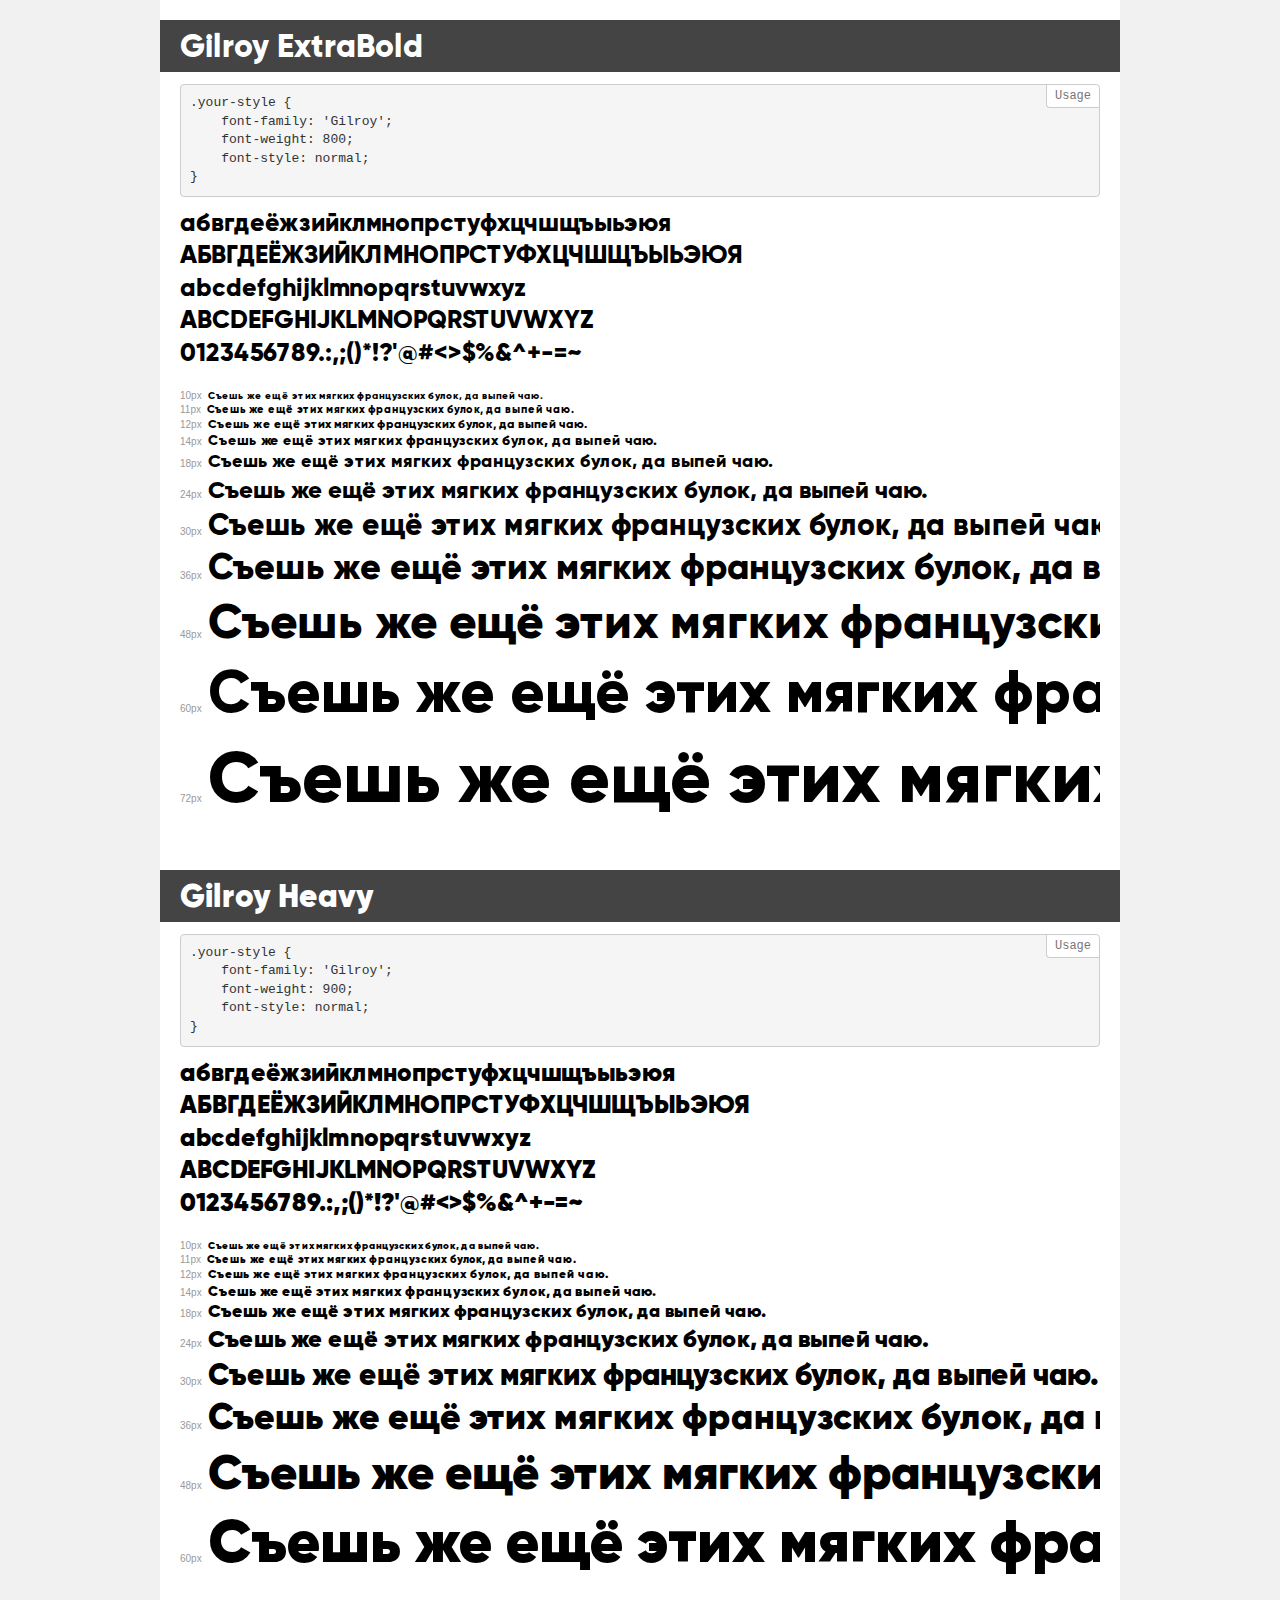
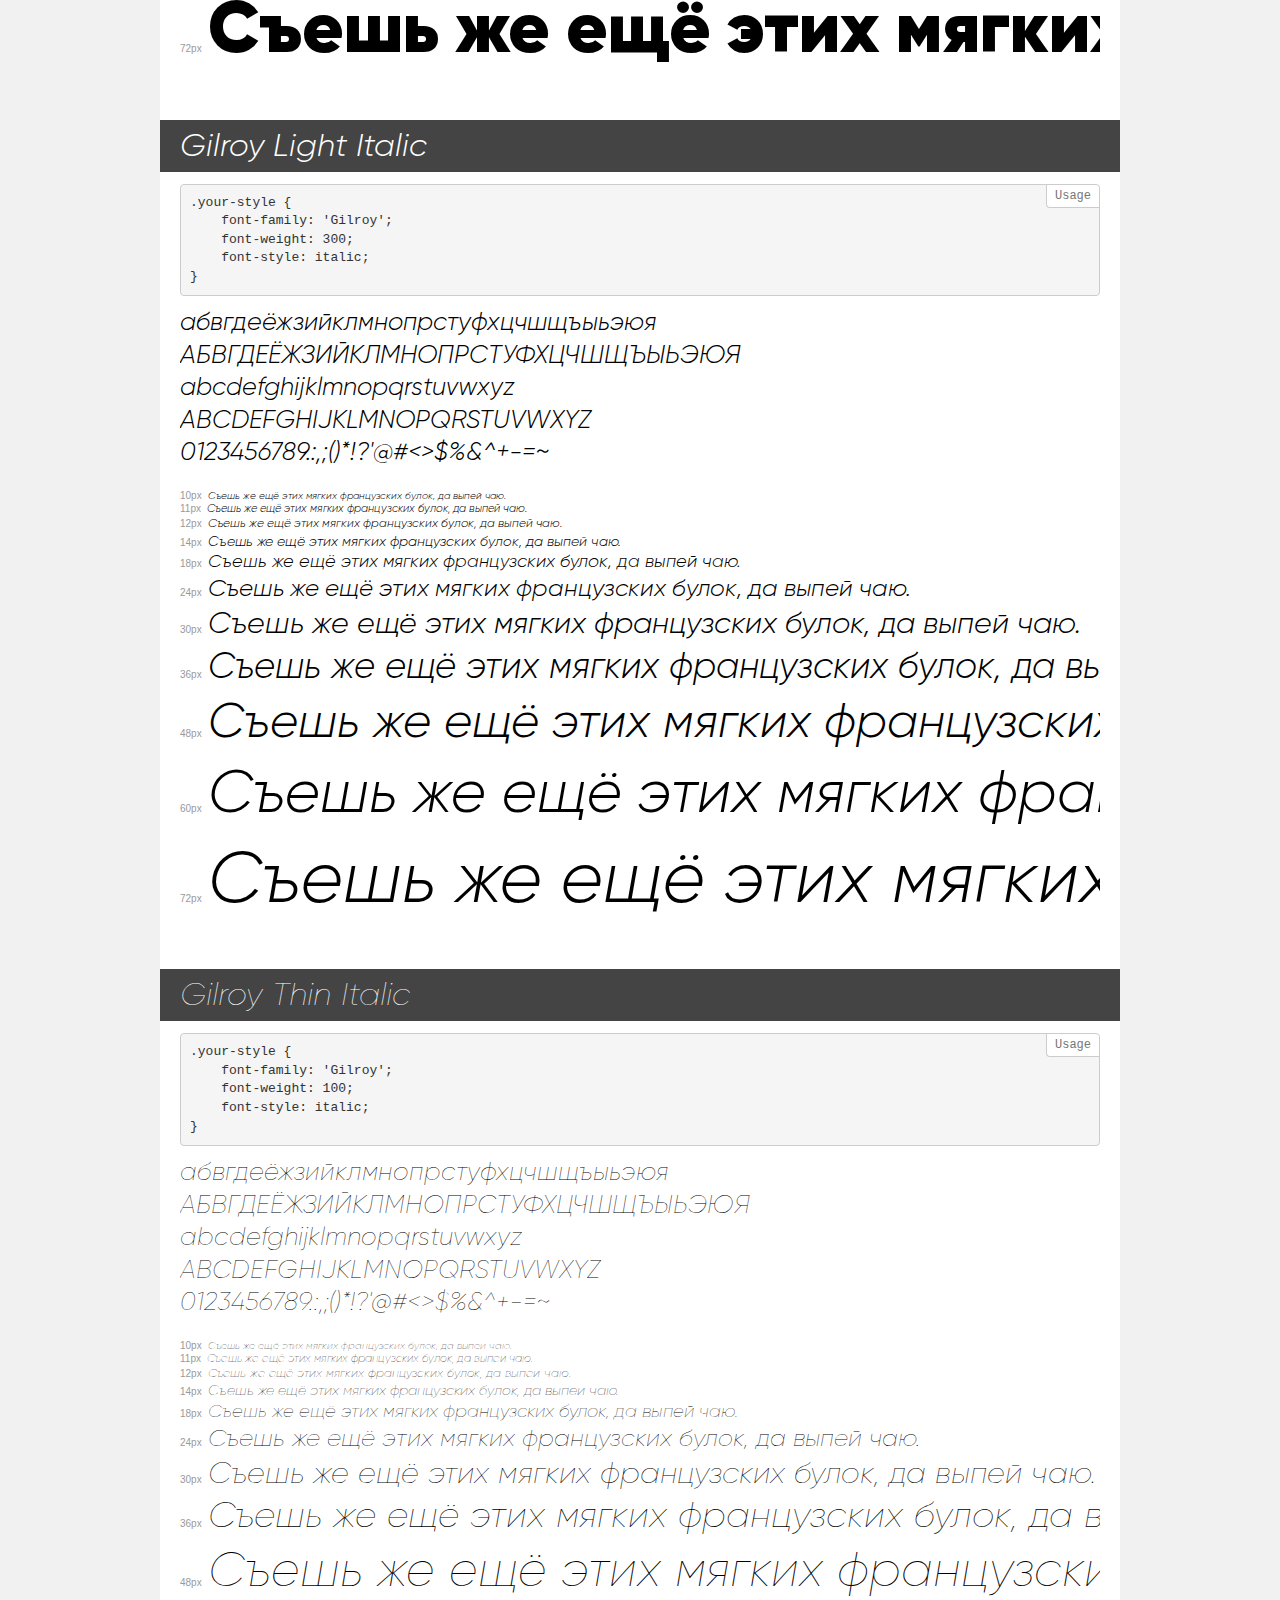
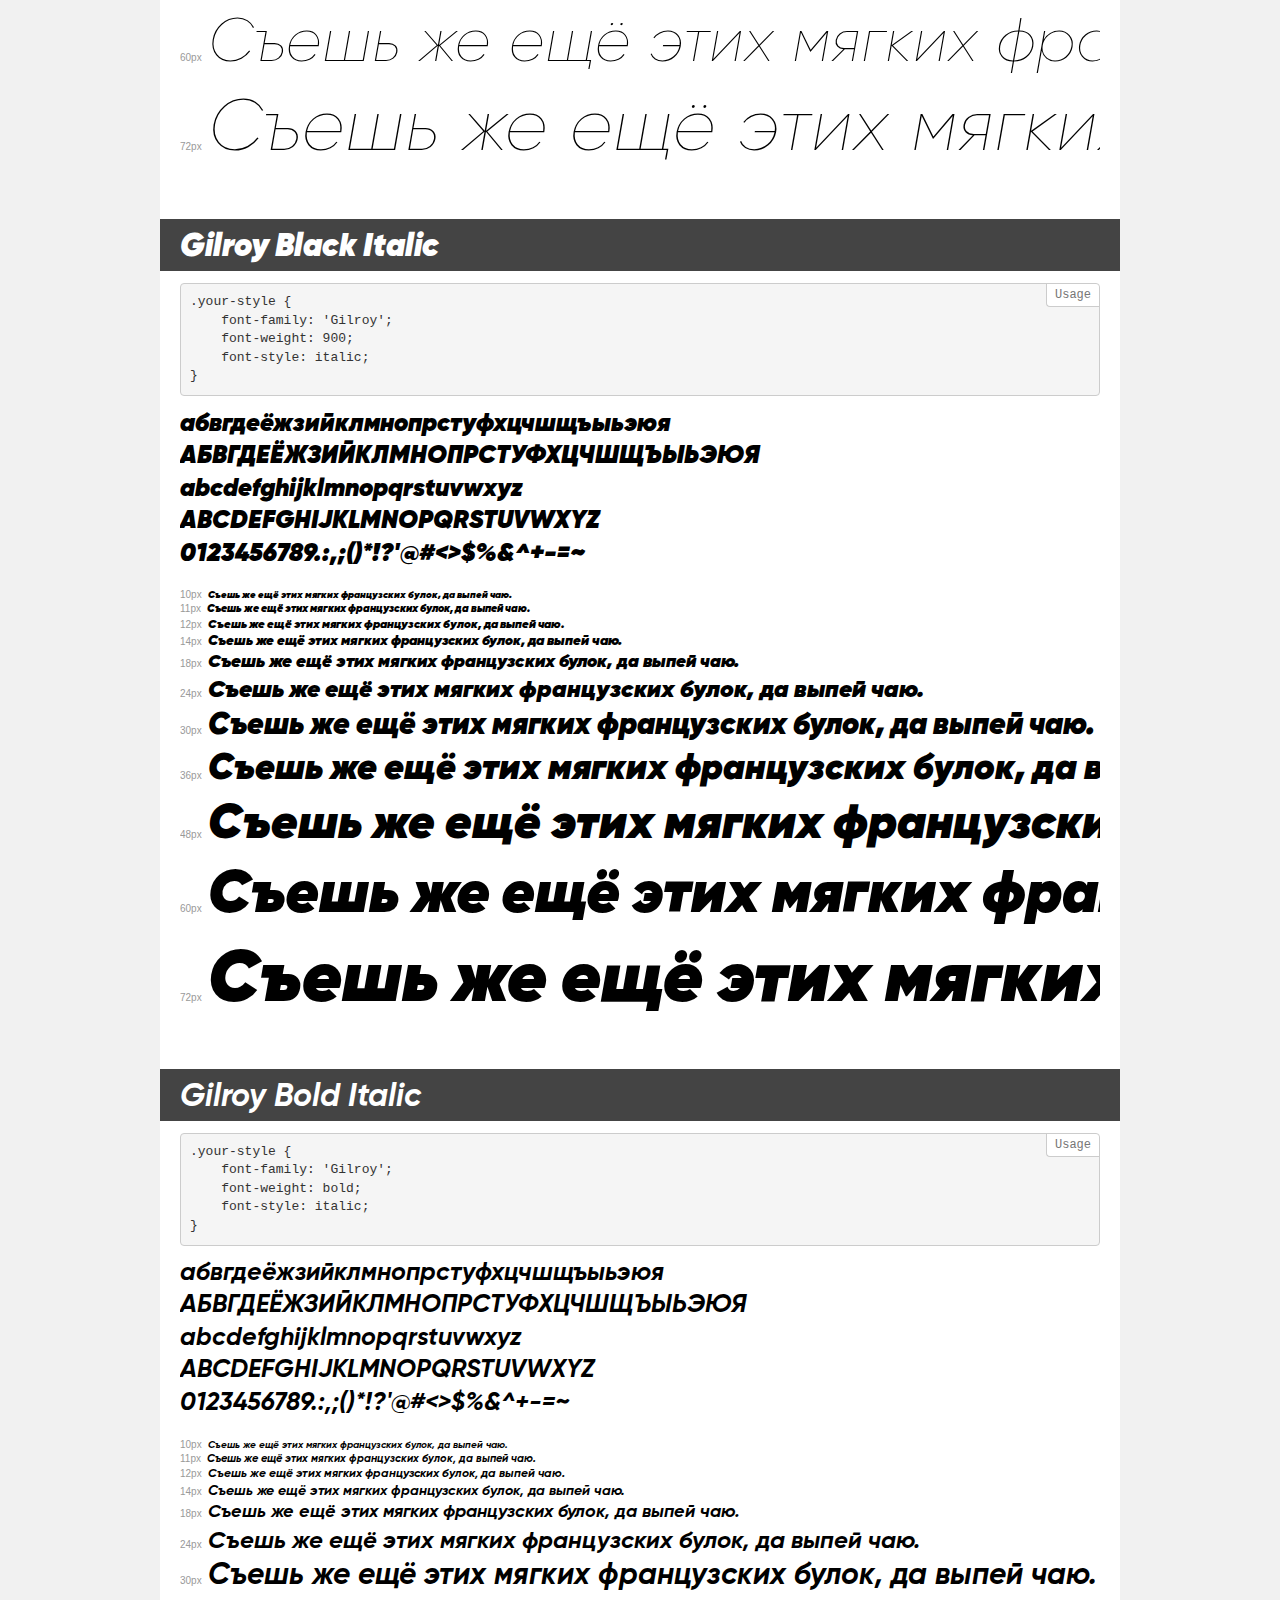
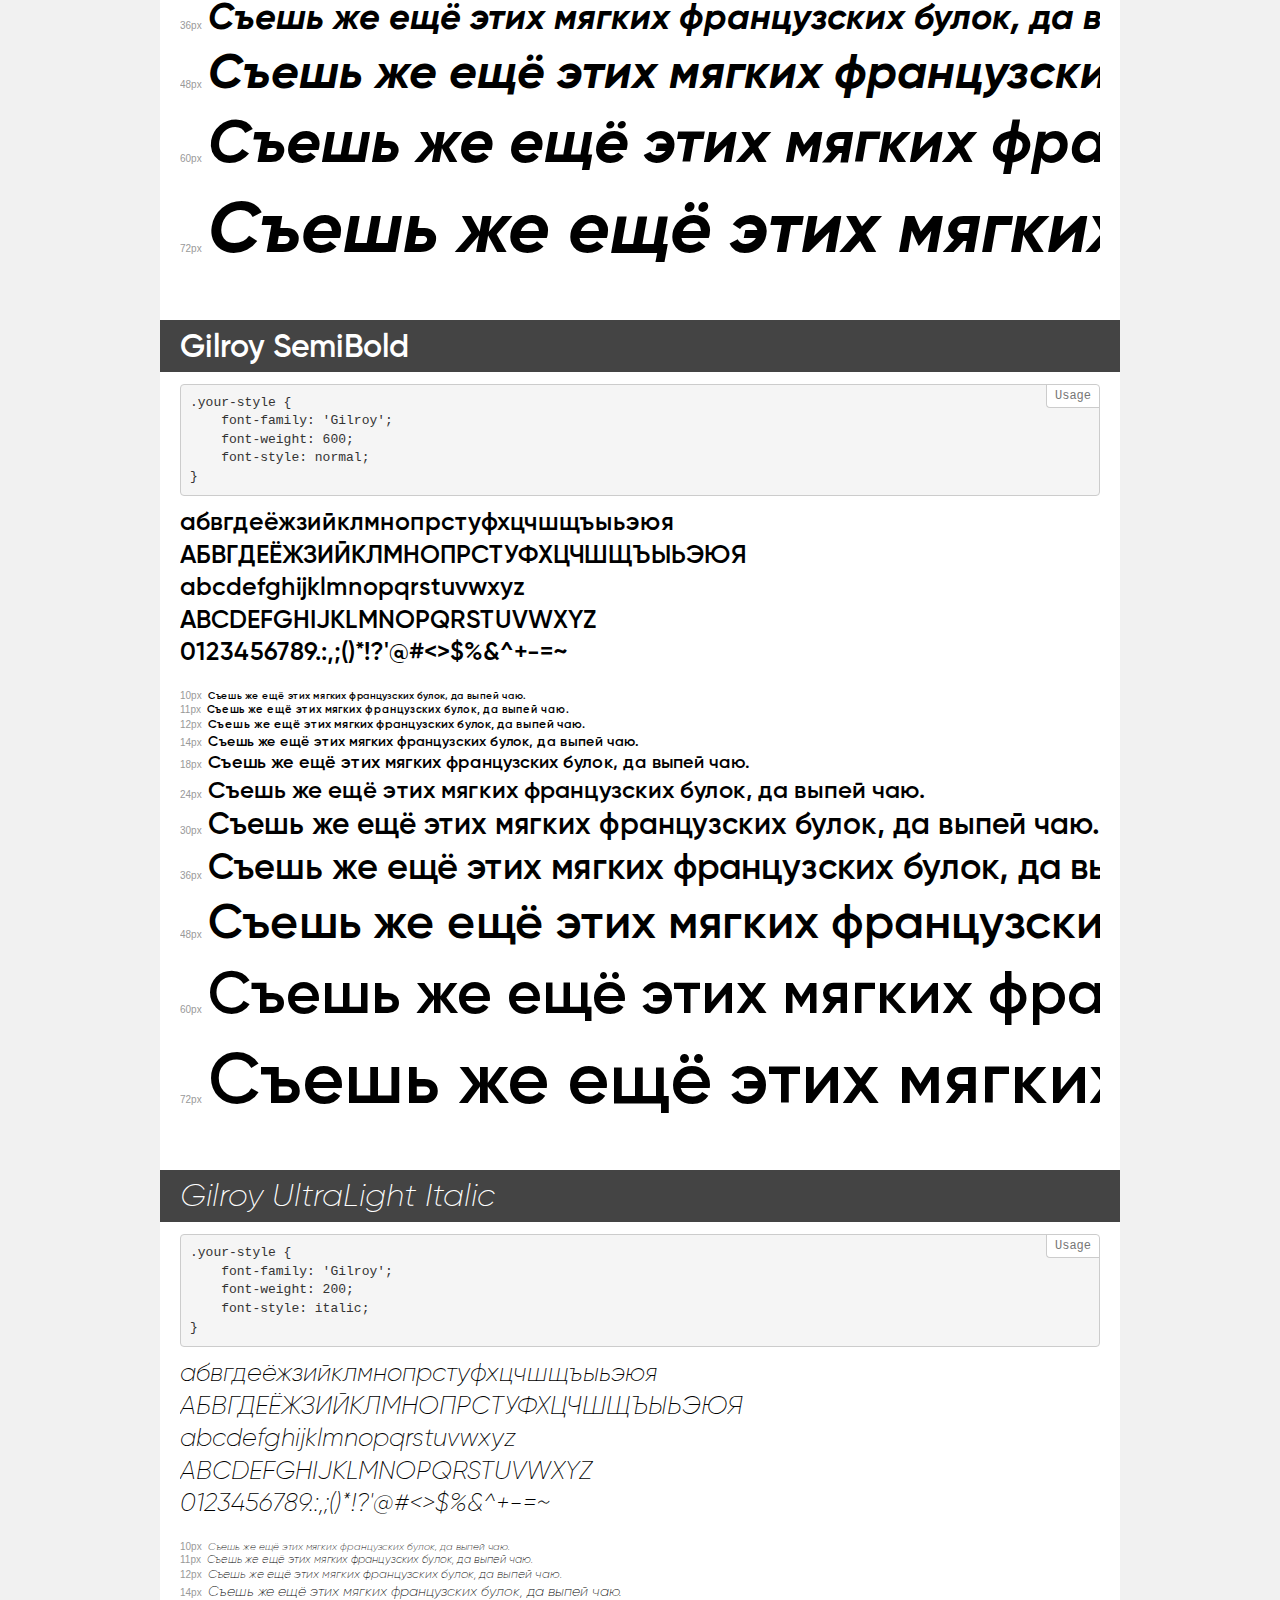
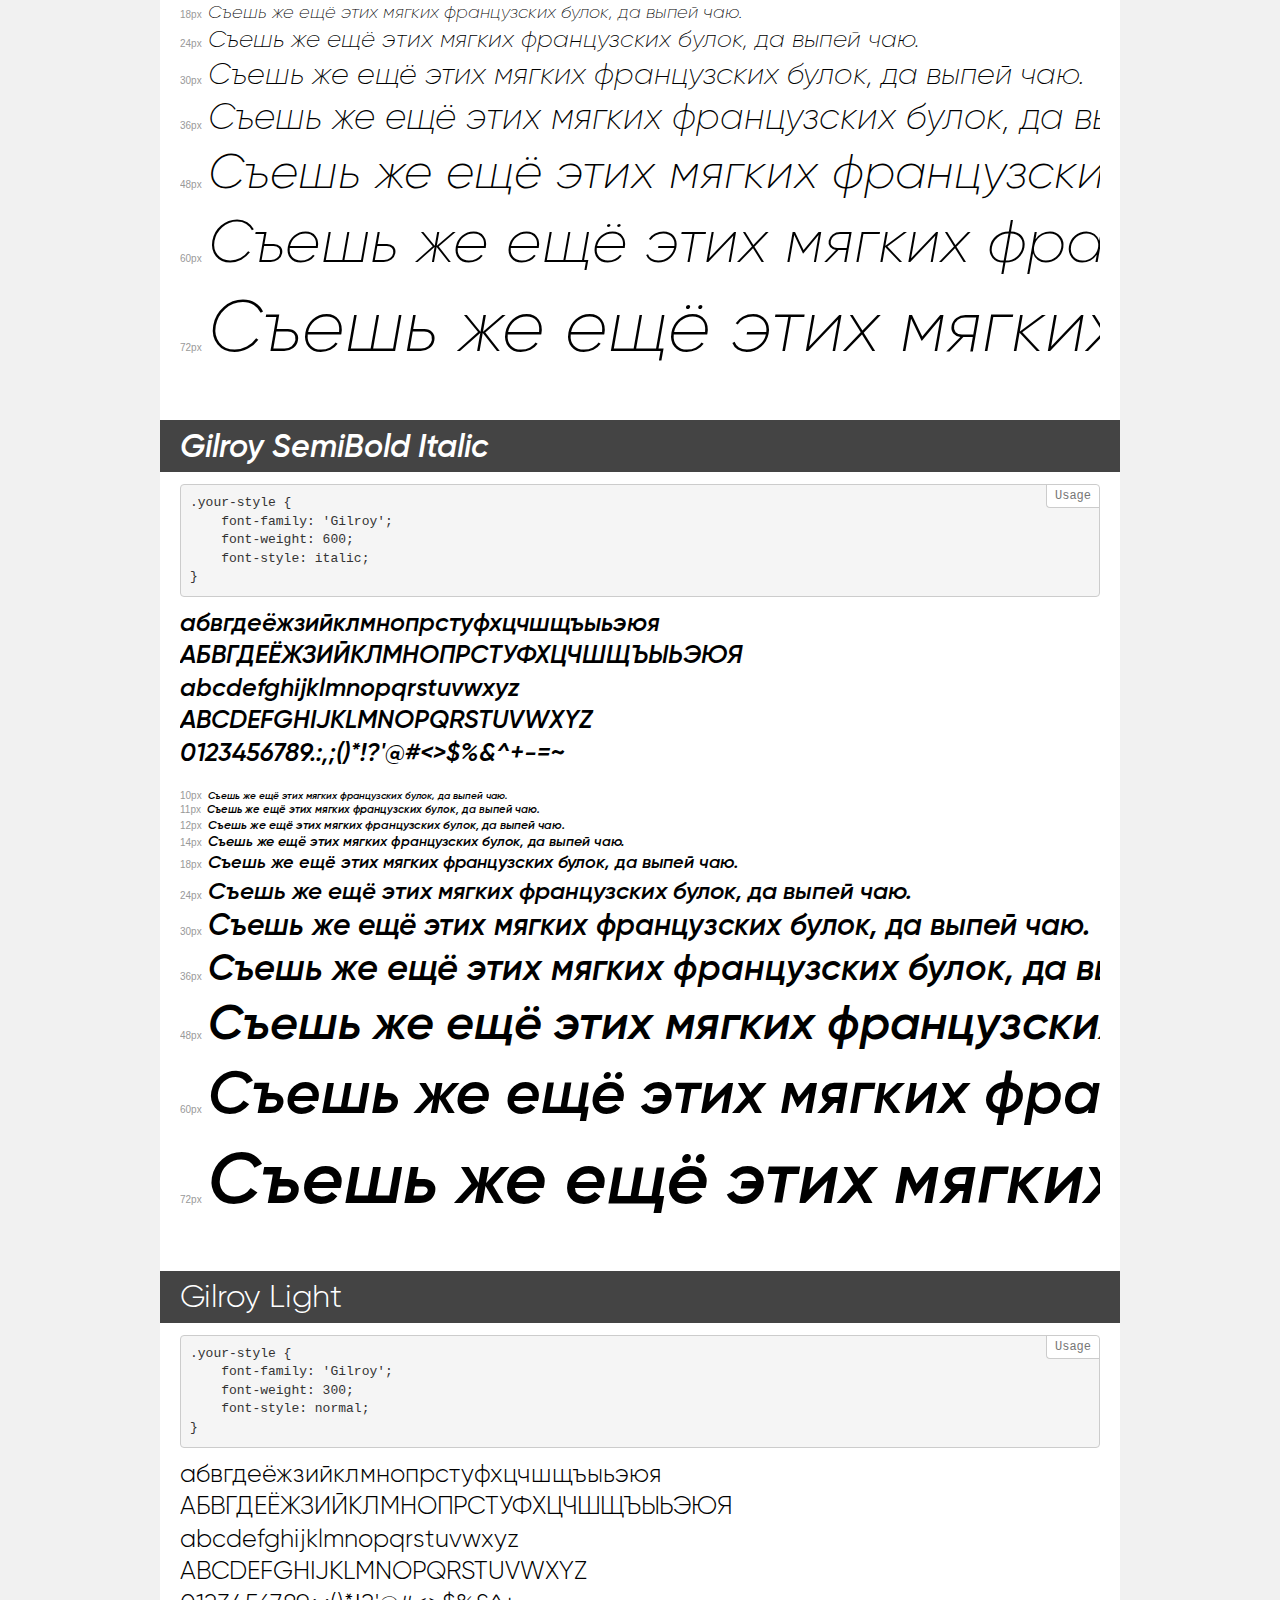
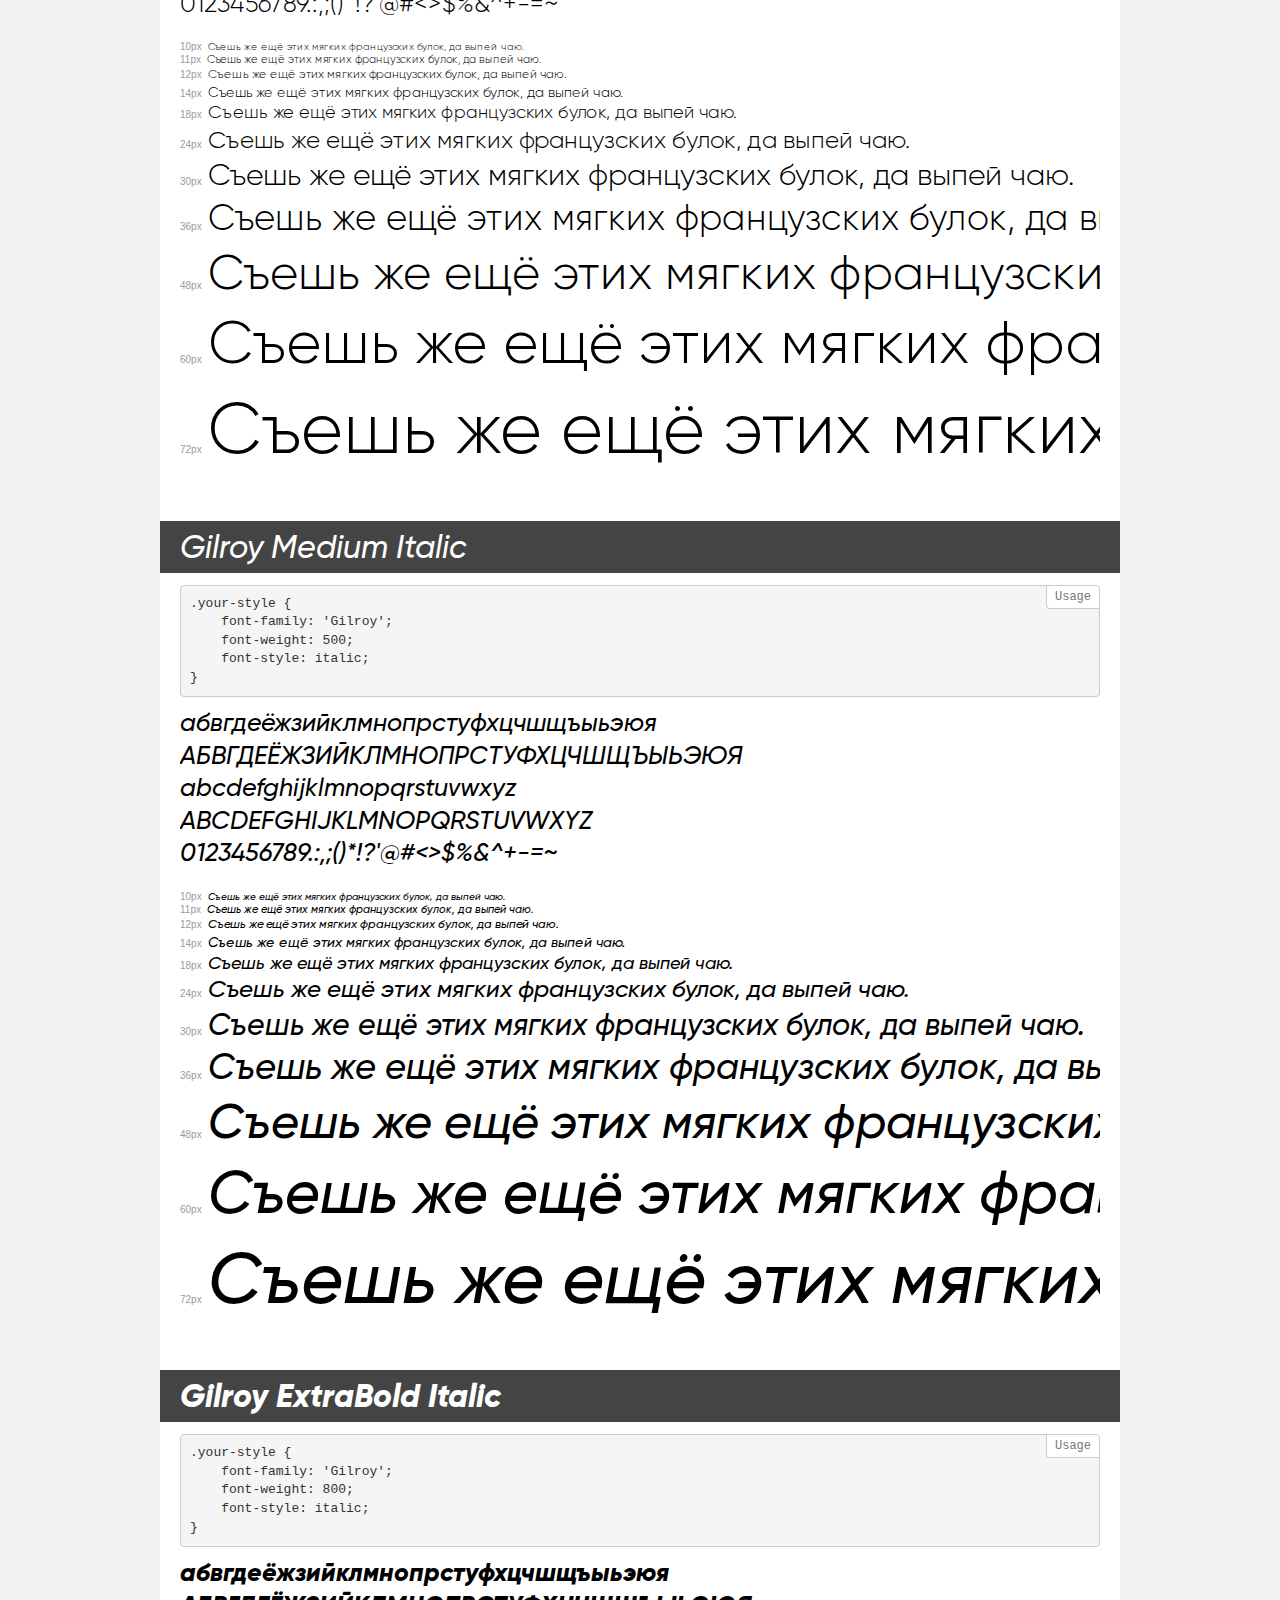
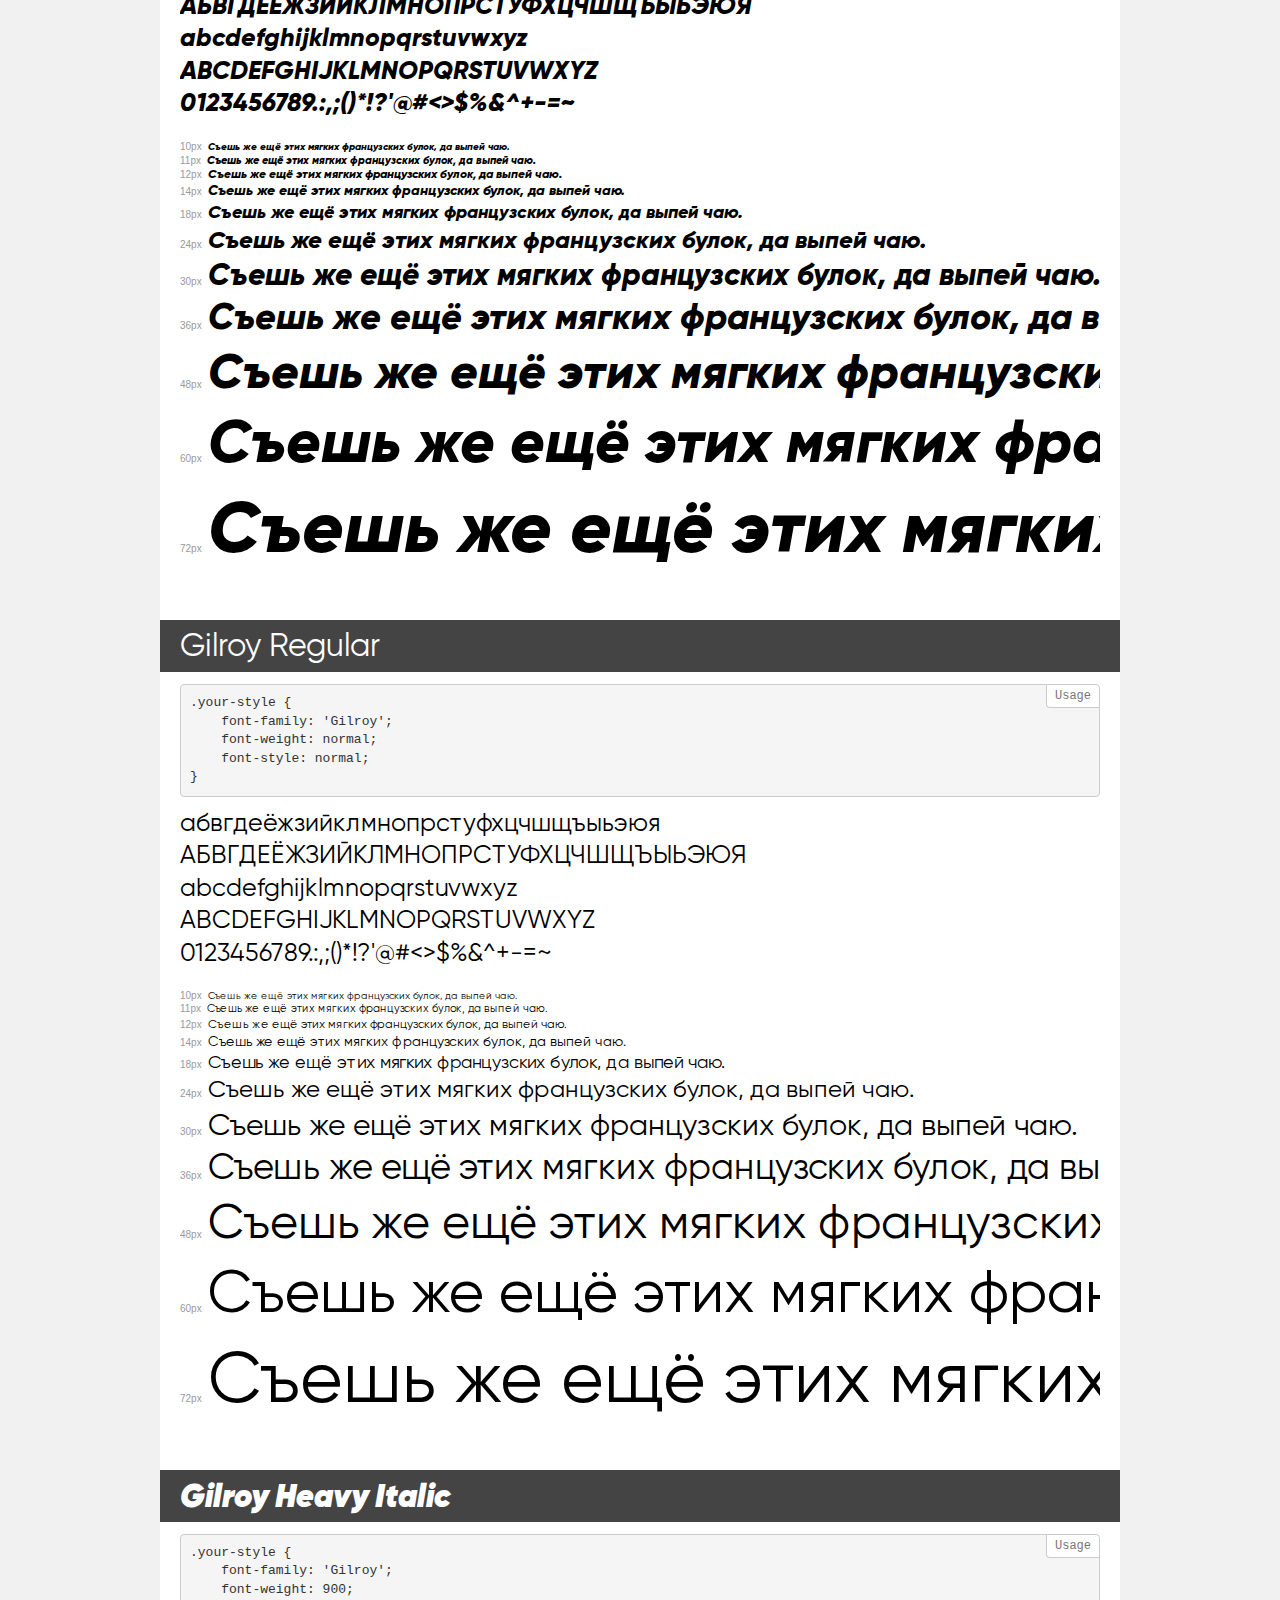
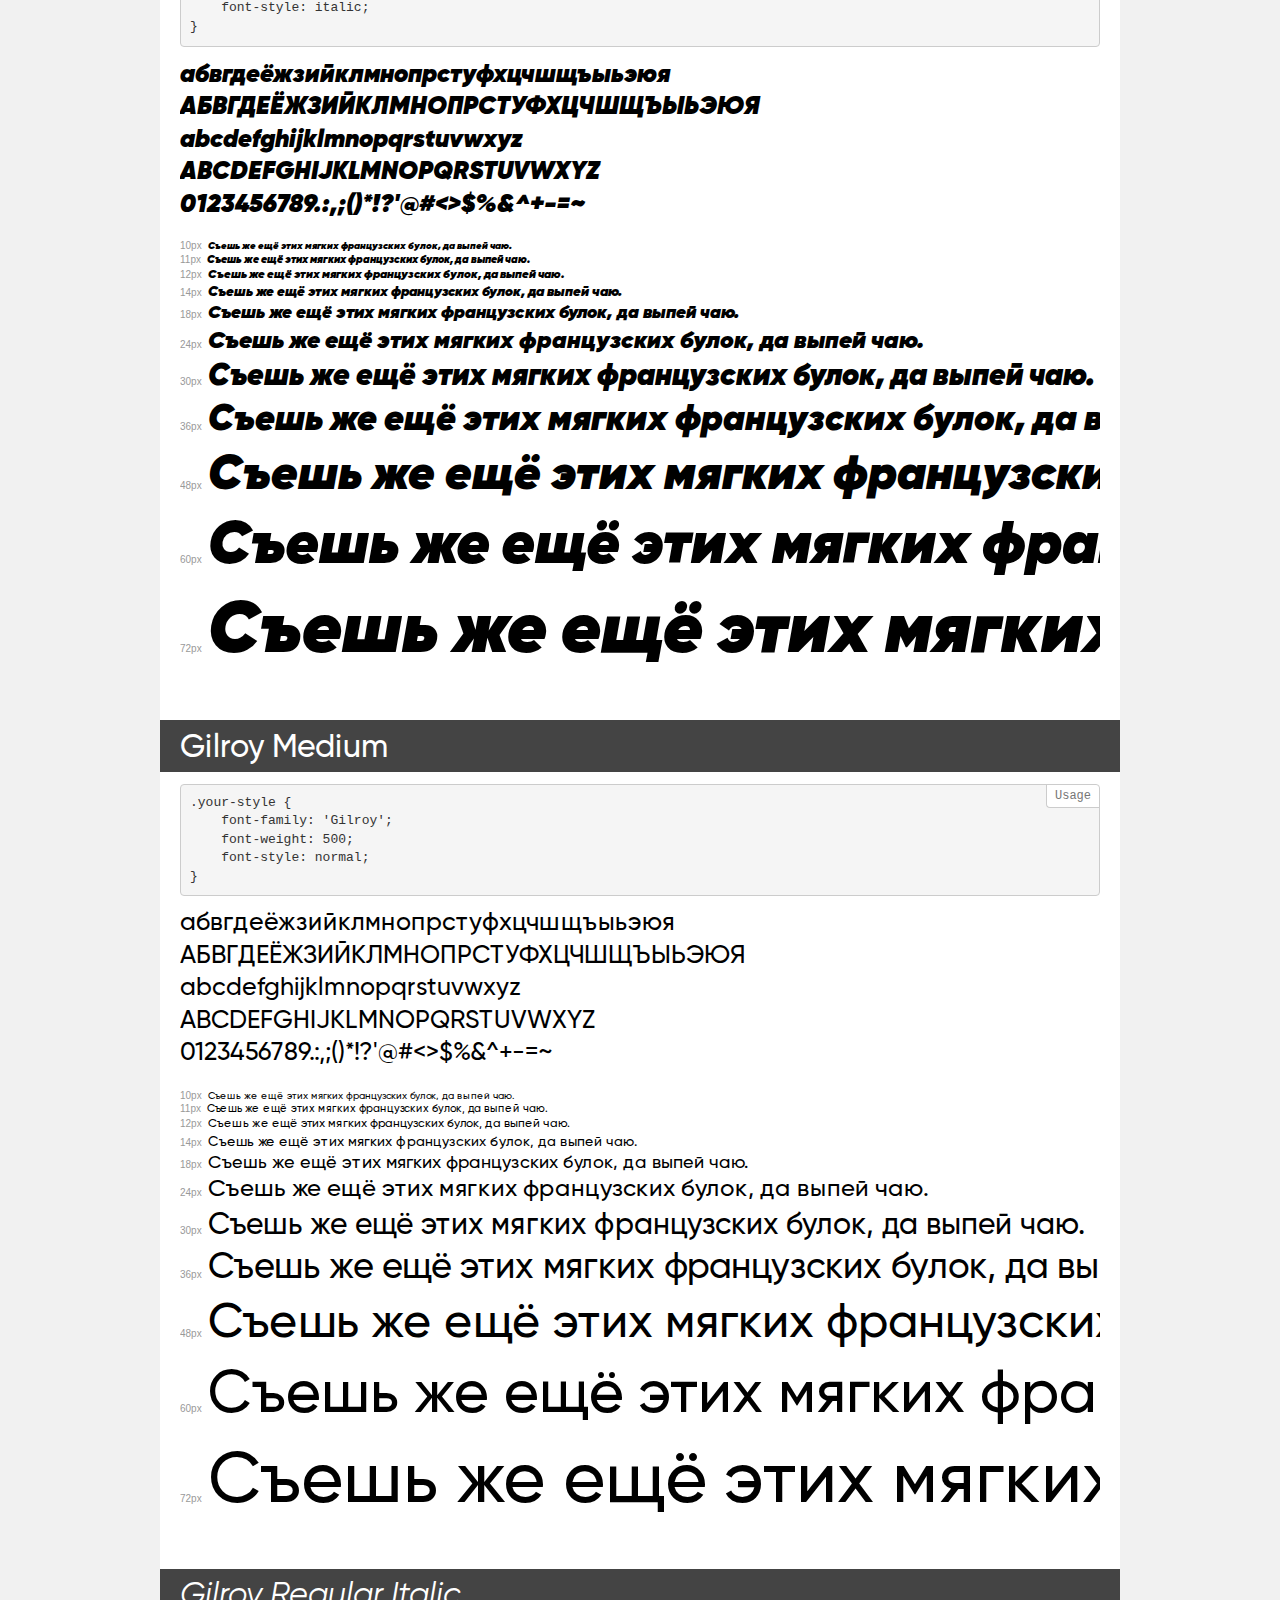
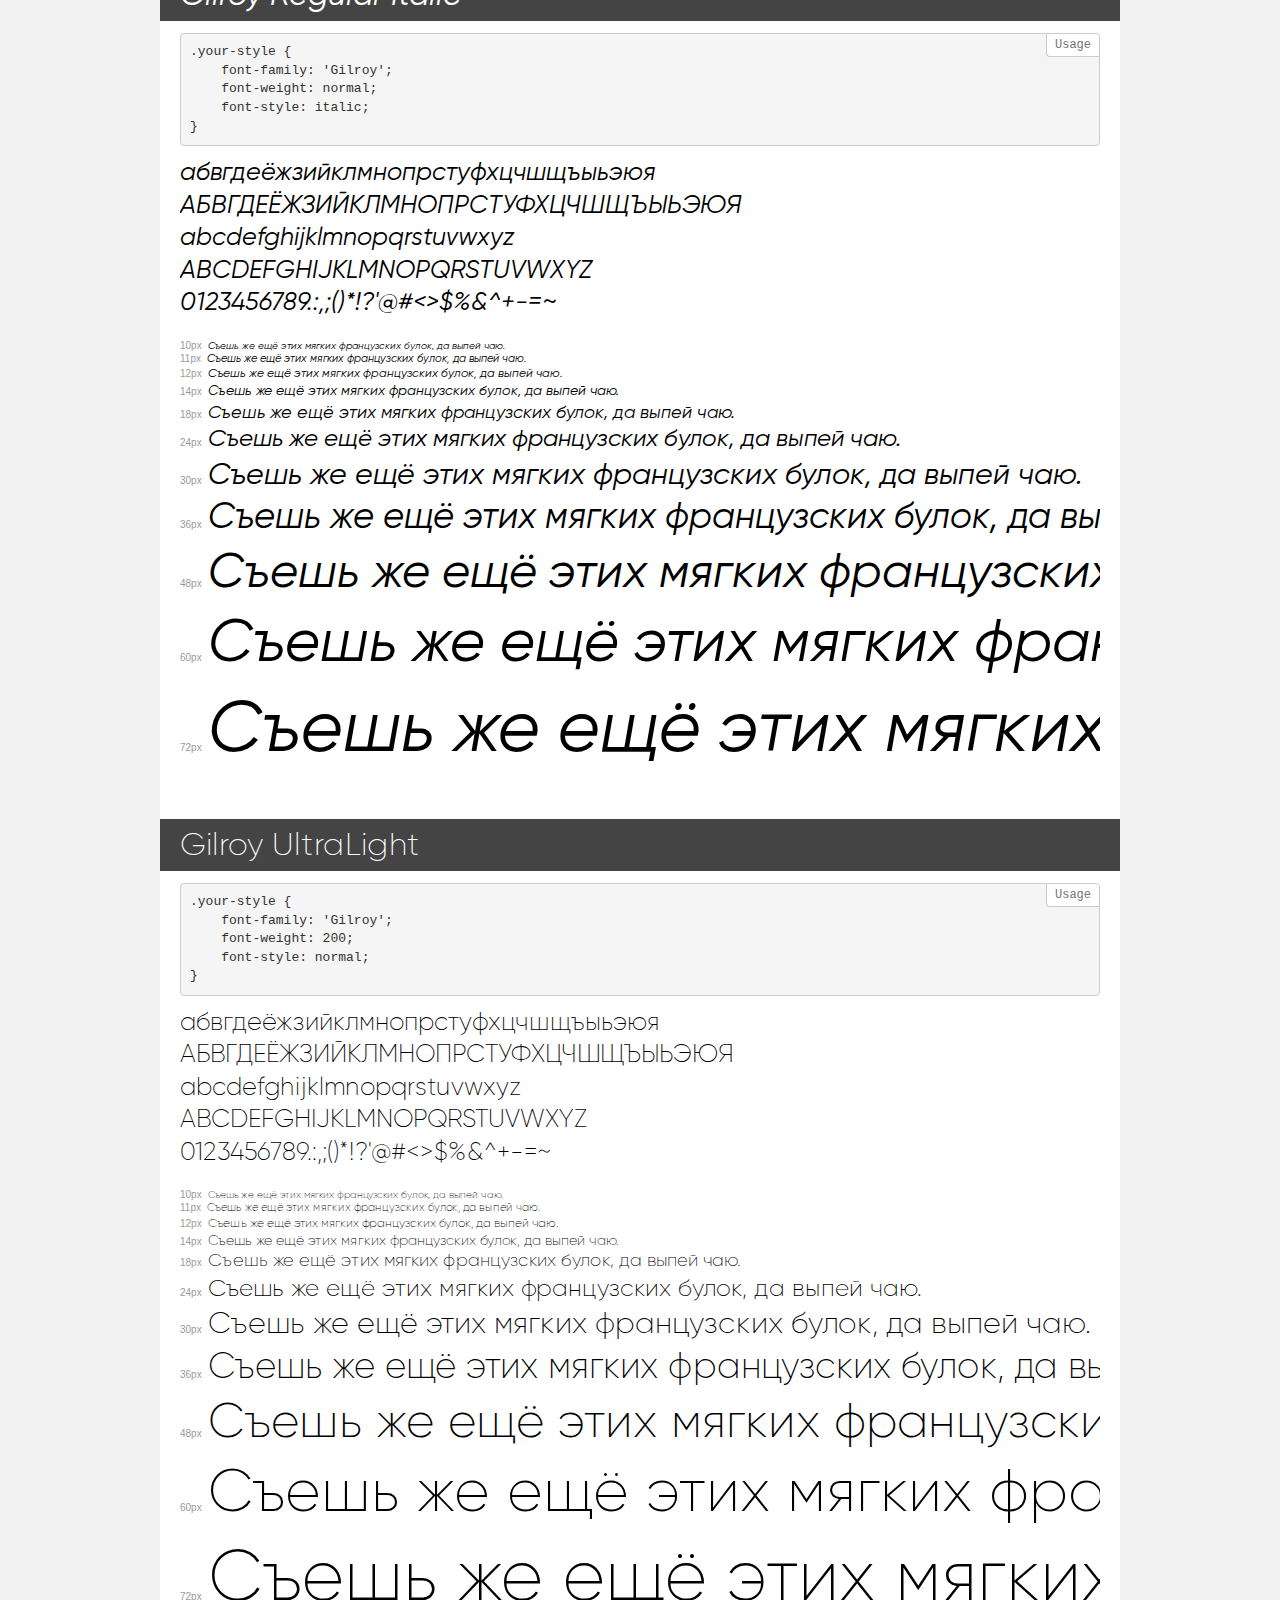
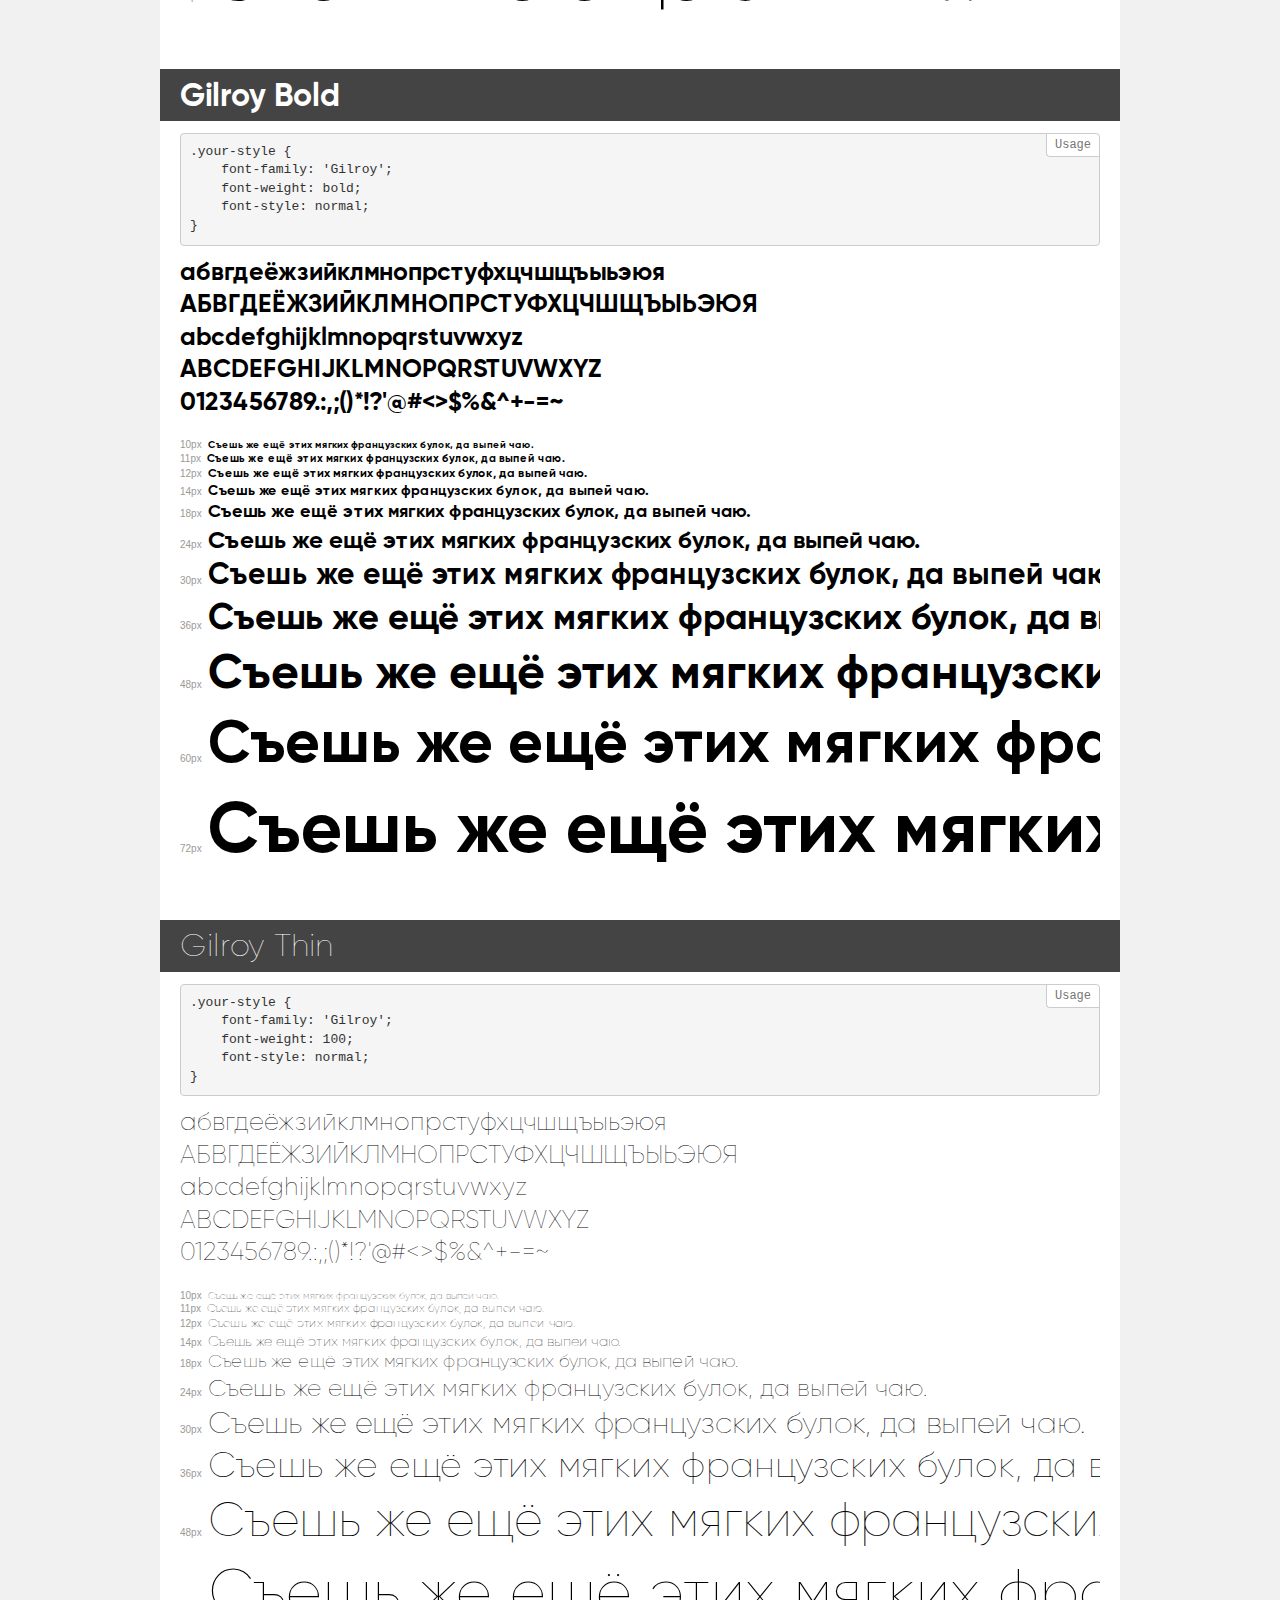
<file: gilroy/demo.html>
<!DOCTYPE html>
<html>
<head>
    <meta charset="utf-8">
    <meta http-equiv="X-UA-Compatible" content="IE=edge">
    <meta name="viewport" content="width=device-width, initial-scale=1">
    <meta name="robots" content="noindex, noarchive">
    <meta name="format-detection" content="telephone=no">
    <title>Transfonter demo</title>
    <link href="stylesheet.css" rel="stylesheet">
    <style>
        /*
        http://meyerweb.com/eric/tools/css/reset/
        v2.0 | 20110126
        License: none (public domain)
        */
        html, body, div, span, applet, object, iframe,
        h1, h2, h3, h4, h5, h6, p, blockquote, pre,
        a, abbr, acronym, address, big, cite, code,
        del, dfn, em, img, ins, kbd, q, s, samp,
        small, strike, strong, sub, sup, tt, var,
        b, u, i, center,
        dl, dt, dd, ol, ul, li,
        fieldset, form, label, legend,
        table, caption, tbody, tfoot, thead, tr, th, td,
        article, aside, canvas, details, embed,
        figure, figcaption, footer, header, hgroup,
        menu, nav, output, ruby, section, summary,
        time, mark, audio, video {
            margin: 0;
            padding: 0;
            border: 0;
            font-size: 100%;
            font: inherit;
            vertical-align: baseline;
        }
        /* HTML5 display-role reset for older browsers */
        article, aside, details, figcaption, figure,
        footer, header, hgroup, menu, nav, section {
            display: block;
        }
        body {
            line-height: 1;
        }
        ol, ul {
            list-style: none;
        }
        blockquote, q {
            quotes: none;
        }
        blockquote:before, blockquote:after,
        q:before, q:after {
            content: '';
            content: none;
        }
        table {
            border-collapse: collapse;
            border-spacing: 0;
        }
        /* common styles */
        body {
            background: #f1f1f1;
            color: #000;
        }
        .page {
            background: #fff;
            width: 920px;
            margin: 0 auto;
            padding: 20px 20px 0 20px;
            overflow: hidden;
        }
        .font-container {
            overflow-x: auto;
            overflow-y: hidden;
            margin-bottom: 40px;
            line-height: 1.3;
            white-space: nowrap;
            padding-bottom: 5px;
        }
        h1 {
            position: relative;
            background: #444;
            font-size: 32px;
            color: #fff;
            padding: 10px 20px;
            margin: 0 -20px 12px -20px;
        }
        .letters {
            font-size: 25px;
            margin-bottom: 20px;
        }
        .s10:before {
            content: '10px';
        }
        .s11:before {
            content: '11px';
        }
        .s12:before {
            content: '12px';
        }
        .s14:before {
            content: '14px';
        }
        .s18:before {
            content: '18px';
        }
        .s24:before {
            content: '24px';
        }
        .s30:before {
            content: '30px';
        }
        .s36:before {
            content: '36px';
        }
        .s48:before {
            content: '48px';
        }
        .s60:before {
            content: '60px';
        }
        .s72:before {
            content: '72px';
        }
        .s10:before, .s11:before, .s12:before, .s14:before,
        .s18:before, .s24:before, .s30:before, .s36:before,
        .s48:before, .s60:before, .s72:before {
            font-family: Arial, sans-serif;
            font-size: 10px;
            font-weight: normal;
            font-style: normal;
            color: #999;
            padding-right: 6px;
        }
        pre {
            display: block;
            position: relative;
            padding: 9px;
            margin: 0 0 10px;
            font-family: Monaco, Menlo, Consolas, "Courier New", monospace !important;
            font-size: 13px;
            line-height: 1.428571429;
            color: #333;
            font-weight: normal !important;
            font-style: normal !important;
            background-color: #f5f5f5;
            border: 1px solid #ccc;
            overflow-x: auto;
            border-radius: 4px;
        }
        pre:after {
            display: block;
            position: absolute;
            right: 0;
            top: 0;
            content: 'Usage';
            line-height: 1;
            padding: 5px 8px;
            font-size: 12px;
            color: #767676;
            background-color: #fff;
            border: 1px solid #ccc;
            border-right: none;
            border-top: none;
            border-radius: 0 4px 0 4px;
            z-index: 10;
        }
        /* responsive */
        @media (max-width: 959px) {
            .page {
                width: auto;
                margin: 0;
            }
        }
    </style>
</head>
<body>
<div class="page">
    <div class="demo" style="font-family: 'Gilroy'; font-weight: 800; font-style: normal;">
        <h1>Gilroy ExtraBold</h1>
        <pre>.your-style {
    font-family: 'Gilroy';
    font-weight: 800;
    font-style: normal;
}</pre>
        <div class="font-container">
            <p class="letters">
                абвгдеёжзийклмнопрстуфхцчшщъыьэюя<br>
АБВГДЕЁЖЗИЙКЛМНОПРСТУФХЦЧШЩЪЫЬЭЮЯ<br>
abcdefghijklmnopqrstuvwxyz<br>
ABCDEFGHIJKLMNOPQRSTUVWXYZ<br>
                0123456789.:,;()*!?'@#<>$%&^+-=~
            </p>
            <p class="s10" style="font-size: 10px;">Съешь же ещё этих мягких французских булок, да выпей чаю.</p>
            <p class="s11" style="font-size: 11px;">Съешь же ещё этих мягких французских булок, да выпей чаю.</p>
            <p class="s12" style="font-size: 12px;">Съешь же ещё этих мягких французских булок, да выпей чаю.</p>
            <p class="s14" style="font-size: 14px;">Съешь же ещё этих мягких французских булок, да выпей чаю.</p>
            <p class="s18" style="font-size: 18px;">Съешь же ещё этих мягких французских булок, да выпей чаю.</p>
            <p class="s24" style="font-size: 24px;">Съешь же ещё этих мягких французских булок, да выпей чаю.</p>
            <p class="s30" style="font-size: 30px;">Съешь же ещё этих мягких французских булок, да выпей чаю.</p>
            <p class="s36" style="font-size: 36px;">Съешь же ещё этих мягких французских булок, да выпей чаю.</p>
            <p class="s48" style="font-size: 48px;">Съешь же ещё этих мягких французских булок, да выпей чаю.</p>
            <p class="s60" style="font-size: 60px;">Съешь же ещё этих мягких французских булок, да выпей чаю.</p>
            <p class="s72" style="font-size: 72px;">Съешь же ещё этих мягких французских булок, да выпей чаю.</p>
        </div>
    </div>
    <div class="demo" style="font-family: 'Gilroy'; font-weight: 900; font-style: normal;">
        <h1>Gilroy Heavy</h1>
        <pre>.your-style {
    font-family: 'Gilroy';
    font-weight: 900;
    font-style: normal;
}</pre>
        <div class="font-container">
            <p class="letters">
                абвгдеёжзийклмнопрстуфхцчшщъыьэюя<br>
АБВГДЕЁЖЗИЙКЛМНОПРСТУФХЦЧШЩЪЫЬЭЮЯ<br>
abcdefghijklmnopqrstuvwxyz<br>
ABCDEFGHIJKLMNOPQRSTUVWXYZ<br>
                0123456789.:,;()*!?'@#<>$%&^+-=~
            </p>
            <p class="s10" style="font-size: 10px;">Съешь же ещё этих мягких французских булок, да выпей чаю.</p>
            <p class="s11" style="font-size: 11px;">Съешь же ещё этих мягких французских булок, да выпей чаю.</p>
            <p class="s12" style="font-size: 12px;">Съешь же ещё этих мягких французских булок, да выпей чаю.</p>
            <p class="s14" style="font-size: 14px;">Съешь же ещё этих мягких французских булок, да выпей чаю.</p>
            <p class="s18" style="font-size: 18px;">Съешь же ещё этих мягких французских булок, да выпей чаю.</p>
            <p class="s24" style="font-size: 24px;">Съешь же ещё этих мягких французских булок, да выпей чаю.</p>
            <p class="s30" style="font-size: 30px;">Съешь же ещё этих мягких французских булок, да выпей чаю.</p>
            <p class="s36" style="font-size: 36px;">Съешь же ещё этих мягких французских булок, да выпей чаю.</p>
            <p class="s48" style="font-size: 48px;">Съешь же ещё этих мягких французских булок, да выпей чаю.</p>
            <p class="s60" style="font-size: 60px;">Съешь же ещё этих мягких французских булок, да выпей чаю.</p>
            <p class="s72" style="font-size: 72px;">Съешь же ещё этих мягких французских булок, да выпей чаю.</p>
        </div>
    </div>
    <div class="demo" style="font-family: 'Gilroy'; font-weight: 300; font-style: italic;">
        <h1>Gilroy Light Italic</h1>
        <pre>.your-style {
    font-family: 'Gilroy';
    font-weight: 300;
    font-style: italic;
}</pre>
        <div class="font-container">
            <p class="letters">
                абвгдеёжзийклмнопрстуфхцчшщъыьэюя<br>
АБВГДЕЁЖЗИЙКЛМНОПРСТУФХЦЧШЩЪЫЬЭЮЯ<br>
abcdefghijklmnopqrstuvwxyz<br>
ABCDEFGHIJKLMNOPQRSTUVWXYZ<br>
                0123456789.:,;()*!?'@#<>$%&^+-=~
            </p>
            <p class="s10" style="font-size: 10px;">Съешь же ещё этих мягких французских булок, да выпей чаю.</p>
            <p class="s11" style="font-size: 11px;">Съешь же ещё этих мягких французских булок, да выпей чаю.</p>
            <p class="s12" style="font-size: 12px;">Съешь же ещё этих мягких французских булок, да выпей чаю.</p>
            <p class="s14" style="font-size: 14px;">Съешь же ещё этих мягких французских булок, да выпей чаю.</p>
            <p class="s18" style="font-size: 18px;">Съешь же ещё этих мягких французских булок, да выпей чаю.</p>
            <p class="s24" style="font-size: 24px;">Съешь же ещё этих мягких французских булок, да выпей чаю.</p>
            <p class="s30" style="font-size: 30px;">Съешь же ещё этих мягких французских булок, да выпей чаю.</p>
            <p class="s36" style="font-size: 36px;">Съешь же ещё этих мягких французских булок, да выпей чаю.</p>
            <p class="s48" style="font-size: 48px;">Съешь же ещё этих мягких французских булок, да выпей чаю.</p>
            <p class="s60" style="font-size: 60px;">Съешь же ещё этих мягких французских булок, да выпей чаю.</p>
            <p class="s72" style="font-size: 72px;">Съешь же ещё этих мягких французских булок, да выпей чаю.</p>
        </div>
    </div>
    <div class="demo" style="font-family: 'Gilroy'; font-weight: 100; font-style: italic;">
        <h1>Gilroy Thin Italic</h1>
        <pre>.your-style {
    font-family: 'Gilroy';
    font-weight: 100;
    font-style: italic;
}</pre>
        <div class="font-container">
            <p class="letters">
                абвгдеёжзийклмнопрстуфхцчшщъыьэюя<br>
АБВГДЕЁЖЗИЙКЛМНОПРСТУФХЦЧШЩЪЫЬЭЮЯ<br>
abcdefghijklmnopqrstuvwxyz<br>
ABCDEFGHIJKLMNOPQRSTUVWXYZ<br>
                0123456789.:,;()*!?'@#<>$%&^+-=~
            </p>
            <p class="s10" style="font-size: 10px;">Съешь же ещё этих мягких французских булок, да выпей чаю.</p>
            <p class="s11" style="font-size: 11px;">Съешь же ещё этих мягких французских булок, да выпей чаю.</p>
            <p class="s12" style="font-size: 12px;">Съешь же ещё этих мягких французских булок, да выпей чаю.</p>
            <p class="s14" style="font-size: 14px;">Съешь же ещё этих мягких французских булок, да выпей чаю.</p>
            <p class="s18" style="font-size: 18px;">Съешь же ещё этих мягких французских булок, да выпей чаю.</p>
            <p class="s24" style="font-size: 24px;">Съешь же ещё этих мягких французских булок, да выпей чаю.</p>
            <p class="s30" style="font-size: 30px;">Съешь же ещё этих мягких французских булок, да выпей чаю.</p>
            <p class="s36" style="font-size: 36px;">Съешь же ещё этих мягких французских булок, да выпей чаю.</p>
            <p class="s48" style="font-size: 48px;">Съешь же ещё этих мягких французских булок, да выпей чаю.</p>
            <p class="s60" style="font-size: 60px;">Съешь же ещё этих мягких французских булок, да выпей чаю.</p>
            <p class="s72" style="font-size: 72px;">Съешь же ещё этих мягких французских булок, да выпей чаю.</p>
        </div>
    </div>
    <div class="demo" style="font-family: 'Gilroy'; font-weight: 900; font-style: italic;">
        <h1>Gilroy Black Italic</h1>
        <pre>.your-style {
    font-family: 'Gilroy';
    font-weight: 900;
    font-style: italic;
}</pre>
        <div class="font-container">
            <p class="letters">
                абвгдеёжзийклмнопрстуфхцчшщъыьэюя<br>
АБВГДЕЁЖЗИЙКЛМНОПРСТУФХЦЧШЩЪЫЬЭЮЯ<br>
abcdefghijklmnopqrstuvwxyz<br>
ABCDEFGHIJKLMNOPQRSTUVWXYZ<br>
                0123456789.:,;()*!?'@#<>$%&^+-=~
            </p>
            <p class="s10" style="font-size: 10px;">Съешь же ещё этих мягких французских булок, да выпей чаю.</p>
            <p class="s11" style="font-size: 11px;">Съешь же ещё этих мягких французских булок, да выпей чаю.</p>
            <p class="s12" style="font-size: 12px;">Съешь же ещё этих мягких французских булок, да выпей чаю.</p>
            <p class="s14" style="font-size: 14px;">Съешь же ещё этих мягких французских булок, да выпей чаю.</p>
            <p class="s18" style="font-size: 18px;">Съешь же ещё этих мягких французских булок, да выпей чаю.</p>
            <p class="s24" style="font-size: 24px;">Съешь же ещё этих мягких французских булок, да выпей чаю.</p>
            <p class="s30" style="font-size: 30px;">Съешь же ещё этих мягких французских булок, да выпей чаю.</p>
            <p class="s36" style="font-size: 36px;">Съешь же ещё этих мягких французских булок, да выпей чаю.</p>
            <p class="s48" style="font-size: 48px;">Съешь же ещё этих мягких французских булок, да выпей чаю.</p>
            <p class="s60" style="font-size: 60px;">Съешь же ещё этих мягких французских булок, да выпей чаю.</p>
            <p class="s72" style="font-size: 72px;">Съешь же ещё этих мягких французских булок, да выпей чаю.</p>
        </div>
    </div>
    <div class="demo" style="font-family: 'Gilroy'; font-weight: bold; font-style: italic;">
        <h1>Gilroy Bold Italic</h1>
        <pre>.your-style {
    font-family: 'Gilroy';
    font-weight: bold;
    font-style: italic;
}</pre>
        <div class="font-container">
            <p class="letters">
                абвгдеёжзийклмнопрстуфхцчшщъыьэюя<br>
АБВГДЕЁЖЗИЙКЛМНОПРСТУФХЦЧШЩЪЫЬЭЮЯ<br>
abcdefghijklmnopqrstuvwxyz<br>
ABCDEFGHIJKLMNOPQRSTUVWXYZ<br>
                0123456789.:,;()*!?'@#<>$%&^+-=~
            </p>
            <p class="s10" style="font-size: 10px;">Съешь же ещё этих мягких французских булок, да выпей чаю.</p>
            <p class="s11" style="font-size: 11px;">Съешь же ещё этих мягких французских булок, да выпей чаю.</p>
            <p class="s12" style="font-size: 12px;">Съешь же ещё этих мягких французских булок, да выпей чаю.</p>
            <p class="s14" style="font-size: 14px;">Съешь же ещё этих мягких французских булок, да выпей чаю.</p>
            <p class="s18" style="font-size: 18px;">Съешь же ещё этих мягких французских булок, да выпей чаю.</p>
            <p class="s24" style="font-size: 24px;">Съешь же ещё этих мягких французских булок, да выпей чаю.</p>
            <p class="s30" style="font-size: 30px;">Съешь же ещё этих мягких французских булок, да выпей чаю.</p>
            <p class="s36" style="font-size: 36px;">Съешь же ещё этих мягких французских булок, да выпей чаю.</p>
            <p class="s48" style="font-size: 48px;">Съешь же ещё этих мягких французских булок, да выпей чаю.</p>
            <p class="s60" style="font-size: 60px;">Съешь же ещё этих мягких французских булок, да выпей чаю.</p>
            <p class="s72" style="font-size: 72px;">Съешь же ещё этих мягких французских булок, да выпей чаю.</p>
        </div>
    </div>
    <div class="demo" style="font-family: 'Gilroy'; font-weight: 600; font-style: normal;">
        <h1>Gilroy SemiBold</h1>
        <pre>.your-style {
    font-family: 'Gilroy';
    font-weight: 600;
    font-style: normal;
}</pre>
        <div class="font-container">
            <p class="letters">
                абвгдеёжзийклмнопрстуфхцчшщъыьэюя<br>
АБВГДЕЁЖЗИЙКЛМНОПРСТУФХЦЧШЩЪЫЬЭЮЯ<br>
abcdefghijklmnopqrstuvwxyz<br>
ABCDEFGHIJKLMNOPQRSTUVWXYZ<br>
                0123456789.:,;()*!?'@#<>$%&^+-=~
            </p>
            <p class="s10" style="font-size: 10px;">Съешь же ещё этих мягких французских булок, да выпей чаю.</p>
            <p class="s11" style="font-size: 11px;">Съешь же ещё этих мягких французских булок, да выпей чаю.</p>
            <p class="s12" style="font-size: 12px;">Съешь же ещё этих мягких французских булок, да выпей чаю.</p>
            <p class="s14" style="font-size: 14px;">Съешь же ещё этих мягких французских булок, да выпей чаю.</p>
            <p class="s18" style="font-size: 18px;">Съешь же ещё этих мягких французских булок, да выпей чаю.</p>
            <p class="s24" style="font-size: 24px;">Съешь же ещё этих мягких французских булок, да выпей чаю.</p>
            <p class="s30" style="font-size: 30px;">Съешь же ещё этих мягких французских булок, да выпей чаю.</p>
            <p class="s36" style="font-size: 36px;">Съешь же ещё этих мягких французских булок, да выпей чаю.</p>
            <p class="s48" style="font-size: 48px;">Съешь же ещё этих мягких французских булок, да выпей чаю.</p>
            <p class="s60" style="font-size: 60px;">Съешь же ещё этих мягких французских булок, да выпей чаю.</p>
            <p class="s72" style="font-size: 72px;">Съешь же ещё этих мягких французских булок, да выпей чаю.</p>
        </div>
    </div>
    <div class="demo" style="font-family: 'Gilroy'; font-weight: 200; font-style: italic;">
        <h1>Gilroy UltraLight Italic</h1>
        <pre>.your-style {
    font-family: 'Gilroy';
    font-weight: 200;
    font-style: italic;
}</pre>
        <div class="font-container">
            <p class="letters">
                абвгдеёжзийклмнопрстуфхцчшщъыьэюя<br>
АБВГДЕЁЖЗИЙКЛМНОПРСТУФХЦЧШЩЪЫЬЭЮЯ<br>
abcdefghijklmnopqrstuvwxyz<br>
ABCDEFGHIJKLMNOPQRSTUVWXYZ<br>
                0123456789.:,;()*!?'@#<>$%&^+-=~
            </p>
            <p class="s10" style="font-size: 10px;">Съешь же ещё этих мягких французских булок, да выпей чаю.</p>
            <p class="s11" style="font-size: 11px;">Съешь же ещё этих мягких французских булок, да выпей чаю.</p>
            <p class="s12" style="font-size: 12px;">Съешь же ещё этих мягких французских булок, да выпей чаю.</p>
            <p class="s14" style="font-size: 14px;">Съешь же ещё этих мягких французских булок, да выпей чаю.</p>
            <p class="s18" style="font-size: 18px;">Съешь же ещё этих мягких французских булок, да выпей чаю.</p>
            <p class="s24" style="font-size: 24px;">Съешь же ещё этих мягких французских булок, да выпей чаю.</p>
            <p class="s30" style="font-size: 30px;">Съешь же ещё этих мягких французских булок, да выпей чаю.</p>
            <p class="s36" style="font-size: 36px;">Съешь же ещё этих мягких французских булок, да выпей чаю.</p>
            <p class="s48" style="font-size: 48px;">Съешь же ещё этих мягких французских булок, да выпей чаю.</p>
            <p class="s60" style="font-size: 60px;">Съешь же ещё этих мягких французских булок, да выпей чаю.</p>
            <p class="s72" style="font-size: 72px;">Съешь же ещё этих мягких французских булок, да выпей чаю.</p>
        </div>
    </div>
    <div class="demo" style="font-family: 'Gilroy'; font-weight: 600; font-style: italic;">
        <h1>Gilroy SemiBold Italic</h1>
        <pre>.your-style {
    font-family: 'Gilroy';
    font-weight: 600;
    font-style: italic;
}</pre>
        <div class="font-container">
            <p class="letters">
                абвгдеёжзийклмнопрстуфхцчшщъыьэюя<br>
АБВГДЕЁЖЗИЙКЛМНОПРСТУФХЦЧШЩЪЫЬЭЮЯ<br>
abcdefghijklmnopqrstuvwxyz<br>
ABCDEFGHIJKLMNOPQRSTUVWXYZ<br>
                0123456789.:,;()*!?'@#<>$%&^+-=~
            </p>
            <p class="s10" style="font-size: 10px;">Съешь же ещё этих мягких французских булок, да выпей чаю.</p>
            <p class="s11" style="font-size: 11px;">Съешь же ещё этих мягких французских булок, да выпей чаю.</p>
            <p class="s12" style="font-size: 12px;">Съешь же ещё этих мягких французских булок, да выпей чаю.</p>
            <p class="s14" style="font-size: 14px;">Съешь же ещё этих мягких французских булок, да выпей чаю.</p>
            <p class="s18" style="font-size: 18px;">Съешь же ещё этих мягких французских булок, да выпей чаю.</p>
            <p class="s24" style="font-size: 24px;">Съешь же ещё этих мягких французских булок, да выпей чаю.</p>
            <p class="s30" style="font-size: 30px;">Съешь же ещё этих мягких французских булок, да выпей чаю.</p>
            <p class="s36" style="font-size: 36px;">Съешь же ещё этих мягких французских булок, да выпей чаю.</p>
            <p class="s48" style="font-size: 48px;">Съешь же ещё этих мягких французских булок, да выпей чаю.</p>
            <p class="s60" style="font-size: 60px;">Съешь же ещё этих мягких французских булок, да выпей чаю.</p>
            <p class="s72" style="font-size: 72px;">Съешь же ещё этих мягких французских булок, да выпей чаю.</p>
        </div>
    </div>
    <div class="demo" style="font-family: 'Gilroy'; font-weight: 300; font-style: normal;">
        <h1>Gilroy Light</h1>
        <pre>.your-style {
    font-family: 'Gilroy';
    font-weight: 300;
    font-style: normal;
}</pre>
        <div class="font-container">
            <p class="letters">
                абвгдеёжзийклмнопрстуфхцчшщъыьэюя<br>
АБВГДЕЁЖЗИЙКЛМНОПРСТУФХЦЧШЩЪЫЬЭЮЯ<br>
abcdefghijklmnopqrstuvwxyz<br>
ABCDEFGHIJKLMNOPQRSTUVWXYZ<br>
                0123456789.:,;()*!?'@#<>$%&^+-=~
            </p>
            <p class="s10" style="font-size: 10px;">Съешь же ещё этих мягких французских булок, да выпей чаю.</p>
            <p class="s11" style="font-size: 11px;">Съешь же ещё этих мягких французских булок, да выпей чаю.</p>
            <p class="s12" style="font-size: 12px;">Съешь же ещё этих мягких французских булок, да выпей чаю.</p>
            <p class="s14" style="font-size: 14px;">Съешь же ещё этих мягких французских булок, да выпей чаю.</p>
            <p class="s18" style="font-size: 18px;">Съешь же ещё этих мягких французских булок, да выпей чаю.</p>
            <p class="s24" style="font-size: 24px;">Съешь же ещё этих мягких французских булок, да выпей чаю.</p>
            <p class="s30" style="font-size: 30px;">Съешь же ещё этих мягких французских булок, да выпей чаю.</p>
            <p class="s36" style="font-size: 36px;">Съешь же ещё этих мягких французских булок, да выпей чаю.</p>
            <p class="s48" style="font-size: 48px;">Съешь же ещё этих мягких французских булок, да выпей чаю.</p>
            <p class="s60" style="font-size: 60px;">Съешь же ещё этих мягких французских булок, да выпей чаю.</p>
            <p class="s72" style="font-size: 72px;">Съешь же ещё этих мягких французских булок, да выпей чаю.</p>
        </div>
    </div>
    <div class="demo" style="font-family: 'Gilroy'; font-weight: 500; font-style: italic;">
        <h1>Gilroy Medium Italic</h1>
        <pre>.your-style {
    font-family: 'Gilroy';
    font-weight: 500;
    font-style: italic;
}</pre>
        <div class="font-container">
            <p class="letters">
                абвгдеёжзийклмнопрстуфхцчшщъыьэюя<br>
АБВГДЕЁЖЗИЙКЛМНОПРСТУФХЦЧШЩЪЫЬЭЮЯ<br>
abcdefghijklmnopqrstuvwxyz<br>
ABCDEFGHIJKLMNOPQRSTUVWXYZ<br>
                0123456789.:,;()*!?'@#<>$%&^+-=~
            </p>
            <p class="s10" style="font-size: 10px;">Съешь же ещё этих мягких французских булок, да выпей чаю.</p>
            <p class="s11" style="font-size: 11px;">Съешь же ещё этих мягких французских булок, да выпей чаю.</p>
            <p class="s12" style="font-size: 12px;">Съешь же ещё этих мягких французских булок, да выпей чаю.</p>
            <p class="s14" style="font-size: 14px;">Съешь же ещё этих мягких французских булок, да выпей чаю.</p>
            <p class="s18" style="font-size: 18px;">Съешь же ещё этих мягких французских булок, да выпей чаю.</p>
            <p class="s24" style="font-size: 24px;">Съешь же ещё этих мягких французских булок, да выпей чаю.</p>
            <p class="s30" style="font-size: 30px;">Съешь же ещё этих мягких французских булок, да выпей чаю.</p>
            <p class="s36" style="font-size: 36px;">Съешь же ещё этих мягких французских булок, да выпей чаю.</p>
            <p class="s48" style="font-size: 48px;">Съешь же ещё этих мягких французских булок, да выпей чаю.</p>
            <p class="s60" style="font-size: 60px;">Съешь же ещё этих мягких французских булок, да выпей чаю.</p>
            <p class="s72" style="font-size: 72px;">Съешь же ещё этих мягких французских булок, да выпей чаю.</p>
        </div>
    </div>
    <div class="demo" style="font-family: 'Gilroy'; font-weight: 800; font-style: italic;">
        <h1>Gilroy ExtraBold Italic</h1>
        <pre>.your-style {
    font-family: 'Gilroy';
    font-weight: 800;
    font-style: italic;
}</pre>
        <div class="font-container">
            <p class="letters">
                абвгдеёжзийклмнопрстуфхцчшщъыьэюя<br>
АБВГДЕЁЖЗИЙКЛМНОПРСТУФХЦЧШЩЪЫЬЭЮЯ<br>
abcdefghijklmnopqrstuvwxyz<br>
ABCDEFGHIJKLMNOPQRSTUVWXYZ<br>
                0123456789.:,;()*!?'@#<>$%&^+-=~
            </p>
            <p class="s10" style="font-size: 10px;">Съешь же ещё этих мягких французских булок, да выпей чаю.</p>
            <p class="s11" style="font-size: 11px;">Съешь же ещё этих мягких французских булок, да выпей чаю.</p>
            <p class="s12" style="font-size: 12px;">Съешь же ещё этих мягких французских булок, да выпей чаю.</p>
            <p class="s14" style="font-size: 14px;">Съешь же ещё этих мягких французских булок, да выпей чаю.</p>
            <p class="s18" style="font-size: 18px;">Съешь же ещё этих мягких французских булок, да выпей чаю.</p>
            <p class="s24" style="font-size: 24px;">Съешь же ещё этих мягких французских булок, да выпей чаю.</p>
            <p class="s30" style="font-size: 30px;">Съешь же ещё этих мягких французских булок, да выпей чаю.</p>
            <p class="s36" style="font-size: 36px;">Съешь же ещё этих мягких французских булок, да выпей чаю.</p>
            <p class="s48" style="font-size: 48px;">Съешь же ещё этих мягких французских булок, да выпей чаю.</p>
            <p class="s60" style="font-size: 60px;">Съешь же ещё этих мягких французских булок, да выпей чаю.</p>
            <p class="s72" style="font-size: 72px;">Съешь же ещё этих мягких французских булок, да выпей чаю.</p>
        </div>
    </div>
    <div class="demo" style="font-family: 'Gilroy'; font-weight: normal; font-style: normal;">
        <h1>Gilroy Regular</h1>
        <pre>.your-style {
    font-family: 'Gilroy';
    font-weight: normal;
    font-style: normal;
}</pre>
        <div class="font-container">
            <p class="letters">
                абвгдеёжзийклмнопрстуфхцчшщъыьэюя<br>
АБВГДЕЁЖЗИЙКЛМНОПРСТУФХЦЧШЩЪЫЬЭЮЯ<br>
abcdefghijklmnopqrstuvwxyz<br>
ABCDEFGHIJKLMNOPQRSTUVWXYZ<br>
                0123456789.:,;()*!?'@#<>$%&^+-=~
            </p>
            <p class="s10" style="font-size: 10px;">Съешь же ещё этих мягких французских булок, да выпей чаю.</p>
            <p class="s11" style="font-size: 11px;">Съешь же ещё этих мягких французских булок, да выпей чаю.</p>
            <p class="s12" style="font-size: 12px;">Съешь же ещё этих мягких французских булок, да выпей чаю.</p>
            <p class="s14" style="font-size: 14px;">Съешь же ещё этих мягких французских булок, да выпей чаю.</p>
            <p class="s18" style="font-size: 18px;">Съешь же ещё этих мягких французских булок, да выпей чаю.</p>
            <p class="s24" style="font-size: 24px;">Съешь же ещё этих мягких французских булок, да выпей чаю.</p>
            <p class="s30" style="font-size: 30px;">Съешь же ещё этих мягких французских булок, да выпей чаю.</p>
            <p class="s36" style="font-size: 36px;">Съешь же ещё этих мягких французских булок, да выпей чаю.</p>
            <p class="s48" style="font-size: 48px;">Съешь же ещё этих мягких французских булок, да выпей чаю.</p>
            <p class="s60" style="font-size: 60px;">Съешь же ещё этих мягких французских булок, да выпей чаю.</p>
            <p class="s72" style="font-size: 72px;">Съешь же ещё этих мягких французских булок, да выпей чаю.</p>
        </div>
    </div>
    <div class="demo" style="font-family: 'Gilroy'; font-weight: 900; font-style: italic;">
        <h1>Gilroy Heavy Italic</h1>
        <pre>.your-style {
    font-family: 'Gilroy';
    font-weight: 900;
    font-style: italic;
}</pre>
        <div class="font-container">
            <p class="letters">
                абвгдеёжзийклмнопрстуфхцчшщъыьэюя<br>
АБВГДЕЁЖЗИЙКЛМНОПРСТУФХЦЧШЩЪЫЬЭЮЯ<br>
abcdefghijklmnopqrstuvwxyz<br>
ABCDEFGHIJKLMNOPQRSTUVWXYZ<br>
                0123456789.:,;()*!?'@#<>$%&^+-=~
            </p>
            <p class="s10" style="font-size: 10px;">Съешь же ещё этих мягких французских булок, да выпей чаю.</p>
            <p class="s11" style="font-size: 11px;">Съешь же ещё этих мягких французских булок, да выпей чаю.</p>
            <p class="s12" style="font-size: 12px;">Съешь же ещё этих мягких французских булок, да выпей чаю.</p>
            <p class="s14" style="font-size: 14px;">Съешь же ещё этих мягких французских булок, да выпей чаю.</p>
            <p class="s18" style="font-size: 18px;">Съешь же ещё этих мягких французских булок, да выпей чаю.</p>
            <p class="s24" style="font-size: 24px;">Съешь же ещё этих мягких французских булок, да выпей чаю.</p>
            <p class="s30" style="font-size: 30px;">Съешь же ещё этих мягких французских булок, да выпей чаю.</p>
            <p class="s36" style="font-size: 36px;">Съешь же ещё этих мягких французских булок, да выпей чаю.</p>
            <p class="s48" style="font-size: 48px;">Съешь же ещё этих мягких французских булок, да выпей чаю.</p>
            <p class="s60" style="font-size: 60px;">Съешь же ещё этих мягких французских булок, да выпей чаю.</p>
            <p class="s72" style="font-size: 72px;">Съешь же ещё этих мягких французских булок, да выпей чаю.</p>
        </div>
    </div>
    <div class="demo" style="font-family: 'Gilroy'; font-weight: 500; font-style: normal;">
        <h1>Gilroy Medium</h1>
        <pre>.your-style {
    font-family: 'Gilroy';
    font-weight: 500;
    font-style: normal;
}</pre>
        <div class="font-container">
            <p class="letters">
                абвгдеёжзийклмнопрстуфхцчшщъыьэюя<br>
АБВГДЕЁЖЗИЙКЛМНОПРСТУФХЦЧШЩЪЫЬЭЮЯ<br>
abcdefghijklmnopqrstuvwxyz<br>
ABCDEFGHIJKLMNOPQRSTUVWXYZ<br>
                0123456789.:,;()*!?'@#<>$%&^+-=~
            </p>
            <p class="s10" style="font-size: 10px;">Съешь же ещё этих мягких французских булок, да выпей чаю.</p>
            <p class="s11" style="font-size: 11px;">Съешь же ещё этих мягких французских булок, да выпей чаю.</p>
            <p class="s12" style="font-size: 12px;">Съешь же ещё этих мягких французских булок, да выпей чаю.</p>
            <p class="s14" style="font-size: 14px;">Съешь же ещё этих мягких французских булок, да выпей чаю.</p>
            <p class="s18" style="font-size: 18px;">Съешь же ещё этих мягких французских булок, да выпей чаю.</p>
            <p class="s24" style="font-size: 24px;">Съешь же ещё этих мягких французских булок, да выпей чаю.</p>
            <p class="s30" style="font-size: 30px;">Съешь же ещё этих мягких французских булок, да выпей чаю.</p>
            <p class="s36" style="font-size: 36px;">Съешь же ещё этих мягких французских булок, да выпей чаю.</p>
            <p class="s48" style="font-size: 48px;">Съешь же ещё этих мягких французских булок, да выпей чаю.</p>
            <p class="s60" style="font-size: 60px;">Съешь же ещё этих мягких французских булок, да выпей чаю.</p>
            <p class="s72" style="font-size: 72px;">Съешь же ещё этих мягких французских булок, да выпей чаю.</p>
        </div>
    </div>
    <div class="demo" style="font-family: 'Gilroy'; font-weight: normal; font-style: italic;">
        <h1>Gilroy Regular Italic</h1>
        <pre>.your-style {
    font-family: 'Gilroy';
    font-weight: normal;
    font-style: italic;
}</pre>
        <div class="font-container">
            <p class="letters">
                абвгдеёжзийклмнопрстуфхцчшщъыьэюя<br>
АБВГДЕЁЖЗИЙКЛМНОПРСТУФХЦЧШЩЪЫЬЭЮЯ<br>
abcdefghijklmnopqrstuvwxyz<br>
ABCDEFGHIJKLMNOPQRSTUVWXYZ<br>
                0123456789.:,;()*!?'@#<>$%&^+-=~
            </p>
            <p class="s10" style="font-size: 10px;">Съешь же ещё этих мягких французских булок, да выпей чаю.</p>
            <p class="s11" style="font-size: 11px;">Съешь же ещё этих мягких французских булок, да выпей чаю.</p>
            <p class="s12" style="font-size: 12px;">Съешь же ещё этих мягких французских булок, да выпей чаю.</p>
            <p class="s14" style="font-size: 14px;">Съешь же ещё этих мягких французских булок, да выпей чаю.</p>
            <p class="s18" style="font-size: 18px;">Съешь же ещё этих мягких французских булок, да выпей чаю.</p>
            <p class="s24" style="font-size: 24px;">Съешь же ещё этих мягких французских булок, да выпей чаю.</p>
            <p class="s30" style="font-size: 30px;">Съешь же ещё этих мягких французских булок, да выпей чаю.</p>
            <p class="s36" style="font-size: 36px;">Съешь же ещё этих мягких французских булок, да выпей чаю.</p>
            <p class="s48" style="font-size: 48px;">Съешь же ещё этих мягких французских булок, да выпей чаю.</p>
            <p class="s60" style="font-size: 60px;">Съешь же ещё этих мягких французских булок, да выпей чаю.</p>
            <p class="s72" style="font-size: 72px;">Съешь же ещё этих мягких французских булок, да выпей чаю.</p>
        </div>
    </div>
    <div class="demo" style="font-family: 'Gilroy'; font-weight: 200; font-style: normal;">
        <h1>Gilroy UltraLight</h1>
        <pre>.your-style {
    font-family: 'Gilroy';
    font-weight: 200;
    font-style: normal;
}</pre>
        <div class="font-container">
            <p class="letters">
                абвгдеёжзийклмнопрстуфхцчшщъыьэюя<br>
АБВГДЕЁЖЗИЙКЛМНОПРСТУФХЦЧШЩЪЫЬЭЮЯ<br>
abcdefghijklmnopqrstuvwxyz<br>
ABCDEFGHIJKLMNOPQRSTUVWXYZ<br>
                0123456789.:,;()*!?'@#<>$%&^+-=~
            </p>
            <p class="s10" style="font-size: 10px;">Съешь же ещё этих мягких французских булок, да выпей чаю.</p>
            <p class="s11" style="font-size: 11px;">Съешь же ещё этих мягких французских булок, да выпей чаю.</p>
            <p class="s12" style="font-size: 12px;">Съешь же ещё этих мягких французских булок, да выпей чаю.</p>
            <p class="s14" style="font-size: 14px;">Съешь же ещё этих мягких французских булок, да выпей чаю.</p>
            <p class="s18" style="font-size: 18px;">Съешь же ещё этих мягких французских булок, да выпей чаю.</p>
            <p class="s24" style="font-size: 24px;">Съешь же ещё этих мягких французских булок, да выпей чаю.</p>
            <p class="s30" style="font-size: 30px;">Съешь же ещё этих мягких французских булок, да выпей чаю.</p>
            <p class="s36" style="font-size: 36px;">Съешь же ещё этих мягких французских булок, да выпей чаю.</p>
            <p class="s48" style="font-size: 48px;">Съешь же ещё этих мягких французских булок, да выпей чаю.</p>
            <p class="s60" style="font-size: 60px;">Съешь же ещё этих мягких французских булок, да выпей чаю.</p>
            <p class="s72" style="font-size: 72px;">Съешь же ещё этих мягких французских булок, да выпей чаю.</p>
        </div>
    </div>
    <div class="demo" style="font-family: 'Gilroy'; font-weight: bold; font-style: normal;">
        <h1>Gilroy Bold</h1>
        <pre>.your-style {
    font-family: 'Gilroy';
    font-weight: bold;
    font-style: normal;
}</pre>
        <div class="font-container">
            <p class="letters">
                абвгдеёжзийклмнопрстуфхцчшщъыьэюя<br>
АБВГДЕЁЖЗИЙКЛМНОПРСТУФХЦЧШЩЪЫЬЭЮЯ<br>
abcdefghijklmnopqrstuvwxyz<br>
ABCDEFGHIJKLMNOPQRSTUVWXYZ<br>
                0123456789.:,;()*!?'@#<>$%&^+-=~
            </p>
            <p class="s10" style="font-size: 10px;">Съешь же ещё этих мягких французских булок, да выпей чаю.</p>
            <p class="s11" style="font-size: 11px;">Съешь же ещё этих мягких французских булок, да выпей чаю.</p>
            <p class="s12" style="font-size: 12px;">Съешь же ещё этих мягких французских булок, да выпей чаю.</p>
            <p class="s14" style="font-size: 14px;">Съешь же ещё этих мягких французских булок, да выпей чаю.</p>
            <p class="s18" style="font-size: 18px;">Съешь же ещё этих мягких французских булок, да выпей чаю.</p>
            <p class="s24" style="font-size: 24px;">Съешь же ещё этих мягких французских булок, да выпей чаю.</p>
            <p class="s30" style="font-size: 30px;">Съешь же ещё этих мягких французских булок, да выпей чаю.</p>
            <p class="s36" style="font-size: 36px;">Съешь же ещё этих мягких французских булок, да выпей чаю.</p>
            <p class="s48" style="font-size: 48px;">Съешь же ещё этих мягких французских булок, да выпей чаю.</p>
            <p class="s60" style="font-size: 60px;">Съешь же ещё этих мягких французских булок, да выпей чаю.</p>
            <p class="s72" style="font-size: 72px;">Съешь же ещё этих мягких французских булок, да выпей чаю.</p>
        </div>
    </div>
    <div class="demo" style="font-family: 'Gilroy'; font-weight: 100; font-style: normal;">
        <h1>Gilroy Thin</h1>
        <pre>.your-style {
    font-family: 'Gilroy';
    font-weight: 100;
    font-style: normal;
}</pre>
        <div class="font-container">
            <p class="letters">
                абвгдеёжзийклмнопрстуфхцчшщъыьэюя<br>
АБВГДЕЁЖЗИЙКЛМНОПРСТУФХЦЧШЩЪЫЬЭЮЯ<br>
abcdefghijklmnopqrstuvwxyz<br>
ABCDEFGHIJKLMNOPQRSTUVWXYZ<br>
                0123456789.:,;()*!?'@#<>$%&^+-=~
            </p>
            <p class="s10" style="font-size: 10px;">Съешь же ещё этих мягких французских булок, да выпей чаю.</p>
            <p class="s11" style="font-size: 11px;">Съешь же ещё этих мягких французских булок, да выпей чаю.</p>
            <p class="s12" style="font-size: 12px;">Съешь же ещё этих мягких французских булок, да выпей чаю.</p>
            <p class="s14" style="font-size: 14px;">Съешь же ещё этих мягких французских булок, да выпей чаю.</p>
            <p class="s18" style="font-size: 18px;">Съешь же ещё этих мягких французских булок, да выпей чаю.</p>
            <p class="s24" style="font-size: 24px;">Съешь же ещё этих мягких французских булок, да выпей чаю.</p>
            <p class="s30" style="font-size: 30px;">Съешь же ещё этих мягких французских булок, да выпей чаю.</p>
            <p class="s36" style="font-size: 36px;">Съешь же ещё этих мягких французских булок, да выпей чаю.</p>
            <p class="s48" style="font-size: 48px;">Съешь же ещё этих мягких французских булок, да выпей чаю.</p>
            <p class="s60" style="font-size: 60px;">Съешь же ещё этих мягких французских булок, да выпей чаю.</p>
            <p class="s72" style="font-size: 72px;">Съешь же ещё этих мягких французских булок, да выпей чаю.</p>
        </div>
    </div>
    <div class="demo" style="font-family: 'Gilroy'; font-weight: 900; font-style: normal;">
        <h1>Gilroy Black</h1>
        <pre>.your-style {
    font-family: 'Gilroy';
    font-weight: 900;
    font-style: normal;
}</pre>
        <div class="font-container">
            <p class="letters">
                абвгдеёжзийклмнопрстуфхцчшщъыьэюя<br>
АБВГДЕЁЖЗИЙКЛМНОПРСТУФХЦЧШЩЪЫЬЭЮЯ<br>
abcdefghijklmnopqrstuvwxyz<br>
ABCDEFGHIJKLMNOPQRSTUVWXYZ<br>
                0123456789.:,;()*!?'@#<>$%&^+-=~
            </p>
            <p class="s10" style="font-size: 10px;">Съешь же ещё этих мягких французских булок, да выпей чаю.</p>
            <p class="s11" style="font-size: 11px;">Съешь же ещё этих мягких французских булок, да выпей чаю.</p>
            <p class="s12" style="font-size: 12px;">Съешь же ещё этих мягких французских булок, да выпей чаю.</p>
            <p class="s14" style="font-size: 14px;">Съешь же ещё этих мягких французских булок, да выпей чаю.</p>
            <p class="s18" style="font-size: 18px;">Съешь же ещё этих мягких французских булок, да выпей чаю.</p>
            <p class="s24" style="font-size: 24px;">Съешь же ещё этих мягких французских булок, да выпей чаю.</p>
            <p class="s30" style="font-size: 30px;">Съешь же ещё этих мягких французских булок, да выпей чаю.</p>
            <p class="s36" style="font-size: 36px;">Съешь же ещё этих мягких французских булок, да выпей чаю.</p>
            <p class="s48" style="font-size: 48px;">Съешь же ещё этих мягких французских булок, да выпей чаю.</p>
            <p class="s60" style="font-size: 60px;">Съешь же ещё этих мягких французских булок, да выпей чаю.</p>
            <p class="s72" style="font-size: 72px;">Съешь же ещё этих мягких французских булок, да выпей чаю.</p>
        </div>
    </div>
</div>
</body>
</html>
</file>
<file: SITE/css/mian.css>
:root{

    --d_color: #23202D;
    --m_color: #81919D;
    --l_color: #e9edee;
    --lm_color: #dee1e2;
    --dg_color: #8B847E;
    --bl_color: #2D7AB7;
    --pu_color: #9295DE;

    --dg_bl_color: #B0BCD9;
    --dg_pu_color: #78728C;

    --gd_gr_color: #9f7e61;
    --pu_gr_color: #7255D0;
}

@font-face{
    font-family: GMed;
    src: url(../font/Gilroy-Medium.ttf);
}
@font-face{
    font-family: GBlack;
    src: url(../font/Gilroy-Black.ttf);
}

@font-face{
    font-family: GEBold;
    src: url(../font/Gilroy-ExtraBold.ttf);
}

@font-face{
    font-family: GBold;
    src: url(../font/Gilroy-Bold.ttf);
}

*{
    margin: 0;
    padding: 0;
    box-sizing: border-box;
}

html, body{
    background-color: var(--d_color);
    height: 100%;
    width: 100%;
}


.fs_block{
    width: 100%;
    height: 100%;
    position: absolute;
}

.headerNavigationBlock{
    display: grid;
    grid-template-columns: auto 50% auto;  
    grid-column-gap: 20px;
    grid-template-areas: "logo nav place";
    min-height:160px;
    padding-top: 35px;
    grid-area: navBlock;
    transition: 0.5s ease;
    z-index: 1;
}

.bg_logo{
    position: absolute;
    top: 0;
    left: 0;
    z-index: 0;
    opacity: 0.7;
}
header{
    display: grid;
    grid-template-rows: 160px auto;
    grid-template-columns: 100%;
    grid-template-areas: 
                    "navBlock"
                    "contentSpace";

    min-height:190px;
    background-color: var(--d_color);
    height: 100vh;
}
header .headerLogo{
    grid-area: logo;
    justify-self: center;
    z-index: 1;
    display: grid;
    grid-template-columns: 1fr 2fr;
    grid-column-gap: 10px;  
    color: var(--lm_color);
    text-decoration: none;
    font-family: GBlack;
    font-size: 19px;

}

.headerLogo img{
    justify-self: center;
    border-radius: 12px;
    border: solid 3px var(--dg_color);
    background: var(--dg_color);
}

header .headerNav{
    display: grid;
    grid-area: nav;
    text-align: center;
    padding-right: 21px;
    padding-left: 21px;
    grid-template-columns: repeat(6, auto);
    
    border-radius: 30px;
    height: 45px;
}

header .headerPlaceBtn{
    grid-area: place;
    display: grid;
    grid-template-columns: 6fr 1fr;
    grid-column-gap: 10px;
    justify-self: center;
    align-items: center;
    height: 43px;
    padding-left: 20px;
    padding-right: 20px;
    border-radius: 60px;
    font-size: 1.1vw;
    letter-spacing: 1.15px;
    color: var(--l_color);;
    text-decoration: none;
    font-family: GBold;

    background: linear-gradient(90deg, var(--pu_gr_color) 0%, var(--gd_gr_color) 15%,  var(--pu_gr_color) 100%);
    background-size: 200% 120%;
    
    -webkit-animation: AnimationName 10s ease infinite;
    -moz-animation: AnimationName 10s ease infinite;
    -o-animation: AnimationName 10s;
    animation: AnimationName 10s ease infinite;

}

header .headerPlaceBtn:hover{
    background: linear-gradient(45deg, var(--pu_gr_color) 30%, var(--gd_gr_color) 50%,  var(--pu_gr_color) 70%);
    background-size: 500% 120%;
    

    -webkit-animation: AnimationName 2.5s ease-out infinite;
    -moz-animation: AnimationName 2.5s ease-out infinite;
    -o-animation: AnimationName 2.5s;
    animation: AnimationName 2.5s ease-out infinite;
}

    @-webkit-keyframes AnimationName {
        0%{background-position:57% 0%}
        50%{background-position:44% 100%}
        100%{background-position:57% 0%}
    }
    @-moz-keyframes AnimationName {
        0%{background-position:57% 0%}
        50%{background-position:44% 100%}
        100%{background-position:57% 0%}
    }
  
    @keyframes AnimationName {
        0%{background-position:57% 0%}
        50%{background-position:44% 100%}
        100%{background-position:57% 0%}
    }

.headerNavLink{
    color:var(--m_color);
    text-decoration: none;
    font-family: GBold;
    font-size: 1.1vw;
    letter-spacing: 1.90px;
    align-self: center;
    transition: 0.5s;
}


.headerNavLink:hover{
    color: #fff;
    transition: 0.5s;
}

#main_link{
    color:var(--l_color);
}

.HeaderText h1{
    font-family: GEBold;
    color: var(--l_color);
    font-size: 60px;
    padding-bottom: 2px;
    letter-spacing: 1.90px;
}
.HeaderText h2{
    font-family: GBold;
    color: var(--m_color);
    font-size: 46px;
    letter-spacing: 1.46px;
}
.ContentSpace{
    display: grid;
    grid-template-columns: 1fr 6fr 8fr;
    grid-template-rows: auto auto;
    grid-template-areas: 
                    ". lContent img"
                    ". tScroll img";
    grid-row-gap: 7px;               
    min-height: 100px;
    grid-column-gap:30px;
    grid-area: contentSpace;
    padding-bottom: 3%;
    z-index: 1;
}
.leftContent{
    grid-area: lContent;
    display: grid;
    grid-template-rows: 0.6fr 55px 55px;
    grid-row-gap: 7px;
    grid-template-areas: 
                    "text"
                    "CalcBtn"
                    "CallBtn";
    align-self: center;
    transition: 0.5s ease;

}
.leftContent .HeaderText{
    grid-area: text;    
    align-self: center;
    padding-bottom: 7px;
}

.ContentSpace .ImageCont{
    grid-area: img;
    display: grid;
    justify-items: center;
    align-items: start;
    position: relative;
    z-index: 2;
}

#_escal{
    width: 90%;
    display: grid;
}

.leftContent #CalcBtn{
    grid-area: CalcBtn;
    display: grid;
    align-items: center;
}

.leftContent #CallBtn{
    display: grid;
    grid-area: CallBtn;
    max-width: 240px;
    grid-template-columns: 5fr 1fr 5px;
    align-items: center;
}

.leftContent #CallBtn img{
    background: var(--dg_color);
    height: 42px;
    width: 42px;
    border: solid 10px var(--dg_color);
    border-radius: 18px;
}



.leftContent .button{
    border-radius: 60px;
    border: solid 3.4px var(--dg_color);
    text-decoration: none;
    font-family: GBold;
    font-size: 17px;
    color:var(--l_color);
    width: 300px;
    height: 55px;
    padding-left: 3%;
    transition: all 0.2s;
}

.leftContent .button:hover{
    background: var(--bl_color);
    color: var(--l_color);
    transition: all 0.5s;
    border: solid 3.4px var(--l_color);
}

.leftContent .buttonnot:not(:hover){
    transition: all 0.5s;
    border: solid 3.4px var(--bl_color);
}


.buttonBtm {
    display: grid;
    grid-area: tScroll;
    grid-template-columns: 60px 1fr;
    grid-column-gap: 5px;
    font-family: GBold;
    text-decoration: none;
    color: var(--l_color);
    font-size: 1.3vw;
    letter-spacing: 1.7px;
    align-items: center;
    justify-items: start;
    align-self: end;
    transition: 0.5s ease;
    min-height: 50px;
}

.buttonBtm img{
    background: var(--pu_color);
    border-radius: 100%;
    border: solid 5px var(--pu_color);

}

#BackWall{
    width: 100%;
    height: 100%;
    position: absolute;
    z-index:3;
    transform: scale(0);
    cursor: pointer;
    display: grid;

}

#BackWall a{
    color: #fff;
    font-family: GBold;
    position: absolute;
    align-self: bottom;
    bottom:5%;
    transform: translateX(-50%);
    left: 73%;
}

.popup_bg{
    width: 100%;
    height: 100%;
    position: absolute;
    display: grid;
}

.popup{
    width: 35%;
    min-width: 300px;
    height: 400px;
    background: var(--d_color);
    border: solid 1.3px #fff;
    opacity: 1;
    transform: scale(0);
    border-radius: 20px;
    z-index: 10;
    justify-self: center;
    align-self: center;
    padding-top: 30px;
    display: grid;
    
    justify-items: center;
    grid-template-rows: 1fr 2fr 50px;
}

.PlacePop{
    width: 35%;
    min-width: 300px;
    height: 55%;
    min-height: 400px;
    background: var(--d_color);
    border: solid 1.3px #fff;
    opacity: 1;
    transform: scale(0);
    border-radius: 25px;
    z-index: 10;
    justify-self: center;
    align-self: center;
    display: grid;
    position: absolute;
}

.PlacePop.active{
    width: 25%;
    height: 70%;
    min-height: 430px;
}

.chooseBlock{
    width: 100%;
    height: 100%;
    padding-top: 10px;
    display: grid;
    position: absolute;
    justify-items: center;
    grid-template-rows: 1.5fr 10fr 1.5fr; 
    padding: 5px;
    padding-top: 13px;
    transform:scale(0);
}

.chooseBlock.active{
    transform:scale(1);
}

.aboutBlock{
    display: grid;
    justify-items: center;
    grid-template-rows: 2fr 1fr 3fr 1fr;
    align-items: start;
    padding-top: 30px;
    transform:scale(0);
}

.aboutBlock.active{
    transform:scale(1);
}

.back_click{
    cursor:pointer;
    padding-bottom: 10px;
}

.aboutBlock a{
    width: 100%;
    text-align: center;
    color:var(--pu_gr_color);
    font-family: GBold;
    font-size: 20px;
    align-self: center;
}

.aboutBlock h4{
    color: var(--pu_gr_color);
    font-size: 15px;
    font-family: GBold;
}

#mail_svg:hover .aboutBlock h4{
    color:#000;
}

.aboutBlock .ico_img_about{
    padding: 20px;
    grid-area: "ico_about";
    cursor: pointer;
    transition: 0.4s;
    
}
.aboutBlock .ico_img_about:hover{
    width: 105%;
    transition: 0.4s;   
    padding-top: 10px;
}

.imgs_about{
    display: grid;
    grid-template-columns: 1fr 1fr 1fr;
    grid-template-areas: "ico_about ico_about ico_about";
    justify-items: center;
    align-items: center;
    width: 70%;

}

.aboutBlock h3{
    font-family: GBold;
    font-size: 20px;
    color: var(--pu_color);  
    height: 40px;
}

.selected{
    font-family: GBold;
    font-size: 18px;
    width: 95%;
    text-align: center;
    max-height: 50px;
    border-radius:15px;
    font-weight: 100;
    letter-spacing: 1px;;
    display: grid;
    align-items: center;
    color: var(--l_color);
    box-shadow: 0px 7px 7px #2c2738;
}

.PlaceList{
    width: 95%;
    border-radius: 15px;
}

.PlaceList ul{
    padding: 10px;
}

.PlaceList ul li{
    list-style: none;
    padding: 6px;

}
.PlaceList ul li a{
    color:var(--m_color);
    font-family: GBold;
    text-decoration: none;
    font-size: 18px;
    transition: 0.3s;
    display: block;
    place-content: 1px;
}

.CheckPlace a{
    color:var(--pu_color);
    font-family: GBold;
    cursor: pointer;
    text-decoration: none;
}

.PlaceList ul li a:hover{
    color:var(--lm_color);
    padding-left: 10px;
    transition: 0.3s;
}

.popup a{
    font-size: 23px;
    font-family: GBold;
    color:var(--pu_gr_color);
}

#ChooseForm{
    width: 50%;
    height: 100vh;
    position: absolute;
    background: #16131e;
    opacity: 0.8;
    z-index: 4;
    transform: scaleX(0);
    transform-origin: left;
    transition: 0.5s ease-in-out;
    display: block;

}

@media (max-width: 1479.98px){
    #ChooseForm{
        width: 100%;
        opacity: 1;
        z-index: 100;
        position: absolute;
        padding: 0 calc(25% - 400px);
    }
}

#ChooseForm a {
    color: #fff;
    cursor: pointer;
    margin: 20px;
}

.mail_lb a{
    text-align: center;
    width: 100%;
    color: rgb(123, 123, 123);
    font-weight: 100; 
    display: block;
    font-size: 13px;
}

.popup input{
    width: 250px;
    height: 42px;
    padding: 6px;
    font-family: GBold;
    font-weight: 100;
    letter-spacing: 1px;
    border: none;
    border-radius: 13px;
    padding-left: 15px;
    padding-right: 10px;
    color:rgb(108, 108, 108);
    background: var(--lm_color);
    margin-left: 50%;
    transform: translateX(-50%);
}

.pop_input{
    margin-top: 6px;
}

.input h1{
    color: #fff;
    font-family: GBold;
}

.pop_input input:focus{
    outline: none;
}

.pop_input input::-moz-placeholder{
    color:rgb(140, 140, 140);}

.pop_input input::-webkit-input-placeholder{
    color:rgb(140, 140, 140);}

.pop_input input::-ms-input-placeholder{
    color:rgb(140, 140, 140);}

.pop_input input:-ms-input-placeholder{
    color:rgb(140, 140, 140);}

.pop_input input::placeholder{
    color:rgb(140, 140, 140);}


.pop_input input[type='submit']{
   cursor: pointer;
   background: var(--pu_color);
   color: #fff;
   box-shadow: none;
   height: 40px;
   transition: 0.2s ease;
}

.pop_input input[type='submit']:hover{
    background: var(--pu_gr_color);
    transition: 0.2s ease;
 }
 
.close_svg{
    position: absolute;
    right: 20px;
    top: 20px;
    cursor: pointer;
    z-index: 10;
}

.home_button_anchor a{
    width: 6.4vw;
    height: 70vh;
    display: block;
    position: fixed;
    bottom: 0px;
    left: 0px;
    text-align: center;
    align-content: end;
    display: grid;
    font-size: 18px;
    color:var(--l_color);
    padding-bottom: 15px;
    font-family: GBold;
    border-radius: 0px;
    text-decoration: none;
    transition: 0.3s;
    opacity: 0.5;
    background: rgb(129,145,157);
    background: linear-gradient(0deg, rgba(129,145,157,0.2) 0%, rgba(35,32,45,0) 100%);
}
.home_button_anchor a:hover{
    transition: 0.3s;
    opacity: 1;
}

/*-------------------------------- JS -----------------------------------------*/

#ChooseForm.active{
    transform: scaleX(1);  
}

.headerNavigationBlock.active{
    transition: 0.5s ease;
    opacity: 0.3;
}

.leftContent.active{
    transition: 0.5s ease;
    opacity: 0.3;
}

.buttonBtm.active{
    transition: 0.5s ease;
    opacity: 0.3;
}

#BackWall.active{
    transform: scale(1);
}

#BackWall.CallPop{
    transform: scale(1);
    background: rgba(22, 19, 30, 0.8);
    font-size: 0px;
}

.popup.CallPop{
    transform: scale(1);
    transform-origin: center;
    transition: 0.2s ease;
}

.PlacePop.CallPop{
    transform: scale(1);
    transform-origin: center;
    transition: 0.2s ease; 
}
</file>
<file: SITE/css/catalog.css>
section {
    padding: 0 15px;
    min-height: 1000px;
    margin-bottom: 80px;
  }
footer {
    padding: 0 30px;
    height: 350px;
    background: #272D3B;
    border-top: solid 7px #2D2E45;
    text-align: center;
    color: var(--l_color);
    font-family: GBold;
    background: url(../images/logo3_alph.png);
}
footer h3{
    margin-top: 20px;
}

.soc_net_ITEMS_footer{
    display: grid;
    grid-template-columns: repeat(4, 75px);
    grid-row-gap: 10px;
    justify-items: center;
    justify-content: center;
    padding-top: 15px;
    
}

.menu_ITEMS_footer{
    display: block;
    margin: 30px auto;
}

.menu_item_footer{
    font-size: 15px;
    list-style: none;
    display: inline-block;
    margin-left: 18px;
    padding-bottom: 7px;
}
.menu_item_footer::before{
    content: "\2022";
    color: var(--bl_color);
    font-weight: bold;
    display: inline-block; 
    width: 1em;
    margin-left: -1em;
}
.menu_item_footer a{
    color: var(--bl_color);
}

footer {
    position: relative;
}

footer b{
    color:var(--m_color);
    position: absolute;
    bottom: 15px;
    transform: translateX(-47%);
}

.soc_net_icon_footer:hover{
    cursor: pointer;
    transition:0.4s;
    background: var(--bl_color);
}

.soc_net_icon_footer{
width: 55px;
height: 55px;
overflow:hidden;
border: solid 2px rgba(255, 255, 255, 0.231);
border-radius: 10px;
transition:0.4s;
list-style: none;
}

.soc_net_icon_footer img{
width: 90%;
margin: 0 auto;
margin-top: 50%;
transform: translateY(-50%);
}

.footer_addres {
display: block;
max-width: 250px;
position: absolute;
top: 10vh;
max-height: 64px;
}

.footer_addres img{
float: left;  
height: 100%;
position: static;
}


.footer_addres a{
font-size:2.6vh;
float: left;
}

.footer_addres p{
font-size:2.1vh;
text-align: left;
color: var(--m_color);
}

/*------------- footer End ---------------*/

.catalog_body{
color: #fff;
padding: 10px 0;
}
.catalog_body h1{
padding-bottom: 25px;
color:#dedede;
font-family: GBold;
width: 100%;
}
.catalog_grid{
display: grid;
grid-template-columns: 1fr 1fr 1fr 1fr;
grid-column-gap: 30px;
grid-row-gap: 15px;
}
.catalog_grid li{
color: #dedede;  
float: left;  
list-style: none;
border-radius: 25px;
height: 280px;
border: solid 2px #fff;
background: #fff;
overflow: hidden;
position: relative;
cursor: pointer;
}

.catalog_grid li :hover ~ img{
height: 115%;
filter: blur(2px);
transition: 0.3s;
}     

.catalog_grid_el_text{
z-index: 15;
position:absolute;
border-radius: 25px;
height: 280px;
width: 100%;
background: rgb(35,32,45);
background: linear-gradient(0deg, rgba(35,32,45,1) 10%, rgba(35,32,45,0.5) 45%);
}

.catalog_grid_el_text a{
position: absolute;
bottom: 20px;
left:10px;
font-family: GBold;
color: #fff;
}

.catalog_grid_el_text h2{
font-size: 1.45vw;
}
.catalog_grid_el_text b{
font-size: 1vw;
color:#dedede;
}

.catalog_grid li img{
height: 100%;
position: relative;
margin-top: 50%;
transform: translateY(-47%);
z-index: 10;
transition: 0.3s;
}

@media (max-width: 575.98px){
.catalog_grid{
    grid-template-columns: 1fr 1fr;
}  
.catalog_grid li{
    height: 180px;
}
.catalog_grid .catalog_grid_el_text{
    height: 180px;
}

.catalog_grid .catalog_grid_el_text h2{
    font-size: 5vw;
}

.catalog_grid .catalog_grid_el_text b{
    font-size: 2.5vw;
}
}


@media (min-width: 575.98px){
section {
    padding: 0 calc(50vw - 270px);
}
.catalog_grid{
    grid-template-columns: 1fr 1fr;
}
}

@media (min-width: 767.98px){
section {
    padding: 0 calc(50vw - 360px);
}
.catalog_grid{
    grid-template-columns: 1fr 1fr 1fr;
}
.menu_ITEMS_footer{
    width: 30%;
}

}

@media (max-width: 991.98px){
    .footer_addres{
    position: relative;
    top:0px;
    width: 100vw;
    height: 6vh;
    margin: 10px 0;
    }

    .footer_addres img{
    display: none;
    }
    
    .footer_addres a,p{
    float: left;
    text-align: center;
    
    }
}

@media (min-width: 991.98px) {
section {
    padding: 0 calc(50vw - 480px);
}
.catalog_grid{
    grid-template-columns: 1fr 1fr 1fr 1fr;
}
}

@media (min-width: 1199.98px){
section, footer{
    padding: 0 calc(50vw - 590px);
}

}
</file>
<file: SITE/Admin/css/mian.css>
:root{

    --d_color: #23202D;
    --m_color: #81919D;
    --l_color: #e9edee;
    --lm_color: #dee1e2;
    --dg_color: #8B847E;
    --bl_color: #2D7AB7;
    --pu_color: #9295DE;

    --dg_bl_color: #B0BCD9;
    --dg_pu_color: #78728C;

    --gd_gr_color: #9f7e61;
    --pu_gr_color: #7255D0;
}

@font-face{
    font-family: GMed;
    src: url(../font/Gilroy-Medium.ttf);
}
@font-face{
    font-family: GBlack;
    src: url(../font/Gilroy-Black.ttf);
}

@font-face{
    font-family: GEBold;
    src: url(../font/Gilroy-ExtraBold.ttf);
}

@font-face{
    font-family: GBold;
    src: url(../font/Gilroy-Bold.ttf);
}

*{
    margin: 0;
    padding: 0;
    box-sizing: border-box;
}

html, body{
    background-color: var(--lm_color);
    height: 100%;
    width: 100%;
    min-width: 1170px;
    overflow-y: hidden;
}

header{
    width: 100%;
    min-height: 65px;
    height: 8vh;
    background: var(--pu_gr_color);
    display: grid;
    grid-template-columns: 2fr 5fr 1.5fr;
}
.LogoBlockHeader{
    align-self: center;
    padding-left: 10px;
}

.LogoBlockHeader img{
    height: 60px;
    float: left;
    min-height: 55px;
}
.LogoBlockHeader a{
    float: left;
    margin-left:0.4vw;
    font-family: GBlack;
    color: var(--l_color);
    font-size: 16px;
}

.PanelBlockHeader{
    align-self: center;
    padding-left: 10px;
    display: grid;
    grid-template-columns: 1fr 1fr;
    align-items: center;
}
.PanelBlockHeader li{
    display: list-item;
    float: left;
    margin-left: 30px;
    list-style: none;
    display: block;
    min-height: 35px;
    min-width: 35px;
    border-radius: 1vh;
    cursor: pointer;
    transition: 0.3s;
    position: relative;
}

.PanelBlockHeader li a{
    display: block;
    width: 100%;
    height: 200%;
    background: #000;
}

.PanelBlockHeader li:hover{
    border: solid 2px var(--l_color);
    transition: 0.3s;
}

.OrderHeaderButton{                                         /*Order icon*/
    background:url(../images/AdminHeaderIcons.png);
    background-size: 100%;
    background-position-x: 50%;
    background-position-y: 100%;
    opacity: 0.5;
}

.PrintHeaderButton{                                        /*Print icon*/
    background:url(../images/AdminHeaderIcons.png);
    background-size: 100%;
    background-position-x: 50%;
    background-position-y: 0%;
}

.TrnsltHeaderButton{                                        /*Trnslt icon*/
    background:url(../images/AdminHeaderIcons.png);
    background-size: 100%;
    background-position-x: 50%;
    background-position-y: 34%;
}

.NoteHeaderButton{                                        /*Note icon*/
    background:url(../images/AdminHeaderIcons.png);
    background-size: 100%;
    background-position-x: 50%;
    background-position-y: 67%;
    opacity: 0.5;
}

.OrderHeaderButton:hover::after{
    content: 'Создать заказ(Недоступно)';
    font-size: 15px;
    position: absolute;
    top:130%;
    background: var(--d_color);
    padding: 7px;
    font-family: GBold;
    color: #fff;
    border-radius: 1vh;
    border: solid 2px #fff;
    box-shadow: 0px 0px 2px rgb(54, 54, 54);
}


.PrintHeaderButton:hover::after{
    content: 'Печать страницы';
    font-size: 15px;
    position: absolute;
    top:130%;
    background: var(--d_color);
    padding: 7px;
    font-family: GBold;
    color: #fff;
    border-radius: 1vh;
    border: solid 2px #fff;
    box-shadow: 0px 0px 2px rgb(54, 54, 54);
}

@media print {
    .PrintHeaderButton::after{
        display: none;
    }
    .ContentSpaceAdmin{
        max-height: 100vh;
    }
}

.TrnsltHeaderButton:hover::after{
    content: 'Открыть переводчик';
    font-size: 15px;
    position: absolute;
    top:130%;
    background: var(--d_color);
    padding: 7px;
    font-family: GBold;
    color: #fff;
    border-radius: 1vh;
    border: solid 2px #fff;
    box-shadow: 0px 0px 2px rgb(54, 54, 54);
}

.NoteHeaderButton:hover::after{
    content: 'Добавить заметку(Недоступно)';
    font-size: 15px;
    position: absolute;
    top:130%;
    background: var(--d_color);
    padding: 7px;
    font-family: GBold;
    color: #fff;
    border-radius: 1vh;
    border: solid 2px #fff;
    box-shadow: 0px 0px 2px rgb(54, 54, 54);
}

.ClockDateHeader{
    display: grid;
    grid-template-rows: 1fr 1fr;
    justify-items: end;
    align-items: center;
    padding-right: 20px;
}

.ClockDateHeader h1, h2{
    font-family: Gbold;
}

.ClockDateHeader h1{
    font-size: 24px;
    color: #fff;
}
.ClockDateHeader h2{
    font-size: 17px; 
    color:#e4e4e4;
}

.UserBlockHeader{
    display: grid;
    grid-template-columns: 60px 1fr 0.3fr;
    align-items: center;
    padding-left: 20px;
}

.UserBlockHeader img{
    float: left;
    max-height: 55px;
    padding: 4px;
    border-radius: 100%;
    border: solid 2px #fff;
}

.UserBlockHeader a, b{
margin-left: 10px;
}

.UserBlockHeader b{
    font-family: GBold;
    color: #fff;
}

.UserBlockHeader a{
    font-family: GMed;
    color: #e4e4e4;
}

.ContentSpaceAdmin{
    display: grid;
    grid-template-columns: 1fr 5fr;
    min-height: 600px;
    height: 95%;
}
.MainColAdmin{
    background: var(--d_color);
    position: relative;
}
.MainColAdmin h1{
    color: var(--l_color);
    width: 100%;
    padding: 13px 0px;
    padding-left: 15px;
    font-family: GMed;
    font-size: 19px;
    background: #1c1923;
}
.MainColAdmin ul{
    height: auto;
    display: block;
    width: 100%;
}

.available a::before{
    content:'✅'; 
    margin-right: 3px;
}

.not_available a::before{
    content:'⛔️'; 
    margin-right: 3px;
}

.MainColAdmin ul li{
width: 100%;
height: auto;
border-bottom: solid 1px #1c1923;
padding-left: 10px;
list-style: none;
transition: 0.3s;
}
.MainColAdmin ul li:hover{
    background: var(--bl_color);
    transition: 0.3s;
}
.MainColAdmin ul li a{
    display: block;
    width: 100%;
    color: var(--lm_color);
    padding: 13px 0px;
    text-decoration: none;
    font-family: GMed;
    cursor: pointer;
}

#LogOutButton{
    position: absolute;
    bottom: 50px;
    width: 90%;
    margin-left: 50%;
    transform: translateX(-50%);
    padding: 13px 0px;
    cursor: pointer;
    background: var(--bl_color);
    color: #fff;
    border: solid 2px #fff;
    outline-style: none;
    border-radius: 5px;
    font-size: 18px;
    font-family: GBold;
    transition:0.3s;
}

#LogOutButton:hover{
    transition:0.3s;
    background: #348bd3;
}

.MainContentAdmin{
    margin: 30px;
    margin-bottom: 0px;
    height: auto;
    display: block;
    background: var(--l_color);
    box-shadow: 0px 0px 5px #dedede;
    border-radius: 1vw;
    padding:30px;
    max-height: 87vh;
    overflow-y: auto;
    padding-bottom: 100px;
}

.MainContentAdmin h1{
    text-align: center;
    color: #808080;
    font-size: 20px;
    font-family: GBold;
    align-self: center;
}


.MainContentAdmin h2, h3{
    color: rgb(65, 65, 65);
    font-family: GBold;
}
.globalEditSpace{
    width: 100%;
    display: block;
    min-height: 60px;
}

.MainContentAdmin h3{
    padding:10px;
}
.MainContentAdmin input[type="text"]{
    min-width: 320px;
    font-size: 16px;
    padding: 5px 9px;
    outline: none;
    margin-left: 20px;
    font-family: GBold;
    margin-bottom: 10px;
}
.MainContentAdmin b{
    color: rgb(223, 58, 58);
    font-family: GMed;
}
.MainContentAdmin div{
    max-width: 800px;
    margin-left:10px;
    margin-bottom: 10px;
}

.MainContentAdmin textarea{
    margin-left: 20px;
    font-family: GMed;
    padding: 10px;
}

.MainContentAdmin input[type="submit"]{
    float: left;
    margin: 20px;
    font-family: GBold;
    font-size: 16px;
    padding: 10px 20px;
    cursor: pointer;
    outline: none;
    border: solid 1px var(--d_color);
    background: var(--bl_color);
    color: #fff;
    transition:0.3s;
    border-radius: 4px;
    border: none;
    
}
.MainContentAdmin input[type="submit"]:hover{
    transition:0.3s;
    background: #348bd3;
}
.MainContentAdmin ul li input[type='submit']{
    width: 40px;
    height: 40px;
    margin:0;
    padding:0px;
    align-self: center;
    font-size: 20px;
    position: relative;
}

.MainContentAdmin ul li input[name='delButton']{
    background: rgb(248, 99, 99);
}
.MainContentAdmin ul li input[name='delButton']:hover{
    background: rgb(255, 48, 48);
}

.MainContentAdmin ul li input[type="checkbox"]{
    cursor: pointer;
}


.MainContentAdmin ul{ /* <<----------------------------------*/
    margin-top:20px;
    width: 100%;
    margin-bottom: 20px;
}

.MainContentAdmin ul li{
    margin-bottom: 2px;
    background: var(--lm_color);
    list-style: none;
    display: grid;
    grid-template-columns: 20px 1fr 42px 42px;
    grid-column-gap: 10px;
    padding: 0px 15px;
    transition: 0.3s;
    align-items: center;
}

.UserDate{          /* <<----------------------------------*/
    margin-left: 90px;
    font-size: 18px;
}

.MainContentAdmin ul li:hover{
    background: #c6c9ca;
    transition: 0.3s;
}

.MainContentAdmin ul li a{
    padding-top:20px;
    padding-bottom:20px;
    display: block;
    font-family: GBold;
    text-decoration: none;
    color:rgb(54, 54, 54);
}
.MainContentAdmin label, input{
    font-family: GBold;
    color: rgb(65, 65, 65);
}
.globalEditSpace input[type="submit"]{
    margin: 5px;
    margin-top: 20px;
}
.inputFileBlock{
    /* display: grid;
    grid-template-rows: 1fr 1fr 1fr;
    grid-row-gap: 15px; */
    margin-top: 15px;
    width: 100%;
    display: block;
    min-height:50px;
}
.inputFileBlock input[type="file"]{
    width: 0.1px;
    height: 0.1px;
    opacity: 0;
    overflow:hidden;
    position: absolute;
    z-index: -1;
}
.inputFileBlock .inputFile + label{
    outline: none;
    background: var(--bl_color);
    font-family: GBold;
    font-size:16;
    color: #fff;
    float: left;   
    cursor: pointer;
    padding: 10px 5px;
    width: 195px;
    margin-left: 20px;
    transition:0.3s;
    text-align: center;
    overflow: hidden;
    border: solid 1px var(--d_color);
    border-radius: 3px;
}
.inputFileBlock .inputFile + label:hover{
    transition:0.3s;
    background: #348bd3;
}


/* ------------------------------------------------ */
.OrderDataSlider h2{
    float: left;
    width: 500px;
    color: rgb(44, 44, 44);
    font-size: 21px;
    margin-bottom: 5px;
    margin-top: 10px;
    padding: 2px;
}

.OrderDataSlider h3{
    float: left;
    width: 500px;
    color: rgb(85, 80, 220);
    font-size: 18px;
    margin-bottom: -5px;
    margin-left: 9px;
}


.OrderDataSlider div{
    width: 100%;
    border: 2px solid rgb(85, 80, 220);
    background: #f8f8f8;
    border-radius: 10px;
    padding: 10px;
    display: grid;
    grid-template-columns: 1fr 1fr 1fr;
    grid-column-gap: 30px;
    max-width: 40%;
    margin-left: 20px;
    float: left;
}
.OrderDataSlider div a{
    width: 100%;
    float: left;
    display: fit-content;
    margin-top: -10px;
}

.SliderCloser{
    cursor: pointer;
}


.OrderDataSlider textarea{
    float: left;
    resize: none;
    margin-right: 60px;
    border-radius: 10px;
    outline: none;

}
.OrderDataSlider textarea.active{
    border: 2px solid #58DB39;
    box-shadow: 0px 0px 4px #58DB39;
}

.OrderDataSlider{
    width: 800px;
}
.notForOrders {
    line-height: 35px;
    font-size: 18px;
    display: inline-block;
}
.pValue{
    padding-left: 10px;
    padding-right: 10px;
    background: var(--bl_color);
    display: inline-block;
    color: #fff;
    border-radius: 30px;
    float:right;
    margin-right: 20px;
    font-size: 16px;
}
.GlassThForList{
    padding-left: 5px;
    padding-right: 5px;
    background: var(--pu_gr_color);
    display: inline-block;
    color: #fff;
    border-radius: 30px;
    font-family: GBold;
    display: inline-block;
    margin-right: 10px;
    font-size: 15px;
    min-width: 35px;
    text-align: center;
}
/*@media (min-width: 575.98px){
    header{
      padding: 0 calc(50% - 270px);
    }
  }
  
  @media (min-width: 767.98px){
    header {
      padding: 0 calc(50% - 360px);
    }
  }
  
  @media (min-width: 991.98px) {
    header{
      padding: 0 calc(50% - 480px);
    }
  }
  
  @media (min-width: 1199.98px){
    header{
        padding: 0 calc(50% - 490px);
    }*/
</file>
<file: GlassRoomWebApp/wwwroot/JS/ckeditor/samples/css/samples.css>
/**
 * @license Copyright (c) 2003-2021, CKSource - Frederico Knabben. All rights reserved.
 * For licensing, see LICENSE.md or https://ckeditor.com/legal/ckeditor-oss-license
 */
@media (max-width: 900px) {
  .global-is-mobile-hidden {
    display: none !important;
  }
}
article,
aside,
details,
figcaption,
figure,
footer,
header,
hgroup,
main,
menu,
nav,
section {
  display: block;
}
body,
html {
  margin: 0;
  padding: 0;
  font: 16px / 1.8 Arial, 'Helvetica Neue', Helvetica, sans-serif;
  font-weight: 300;
  color: #575757;
}
.grid-width-10 {
  width: 10%;
}
.grid-width-20 {
  width: 20%;
}
.grid-width-30 {
  width: 30%;
}
.grid-width-40 {
  width: 40%;
}
.grid-width-50 {
  width: 50%;
}
.grid-width-60 {
  width: 60%;
}
.grid-width-70 {
  width: 70%;
}
.grid-width-80 {
  width: 80%;
}
.grid-width-90 {
  width: 90%;
}
.grid-width-100 {
  width: 100%;
}
@media (max-width: 900px) {
  .grid-width-10,
  .grid-width-20,
  .grid-width-30,
  .grid-width-40,
  .grid-width-50,
  .grid-width-60,
  .grid-width-70,
  .grid-width-80,
  .grid-width-90,
  .grid-width-100 {
    width: 100%;
  }
}
*[class*="grid-width"] {
  -webkit-box-sizing: border-box;
  -moz-box-sizing: border-box;
  box-sizing: border-box;
  padding-left: 4%;
  padding-right: 4%;
  float: left;
}
*[class*="grid-width"]:after,
.grid-container:after,
*[class*="grid-width"]:before,
.grid-container:before {
  content: '';
  display: block;
  overflow: hidden;
  visibility: hidden;
  font-size: 0;
  line-height: 0;
  width: 0;
  height: 0;
}
*[class*="grid-width"]:after,
.grid-container:after {
  clear: both;
}
.grid-container {
  -webkit-box-sizing: border-box;
  -moz-box-sizing: border-box;
  box-sizing: border-box;
  margin-left: auto;
  margin-right: auto;
}
.grid-container-nested *[class*="grid-width"]:first-child {
  padding-left: 0;
}
.grid-container-nested *[class*="grid-width"]:last-child {
  padding-right: 0;
}
@media (max-width: 900px) {
  .grid-container-nested *[class*="grid-width"]:first-child {
    padding-left: 4%;
  }
  .grid-container-nested *[class*="grid-width"]:last-child {
    padding-right: 4%;
  }
}
.header-a {
  min-height: 140px;
  overflow: hidden;
}
.header-a .header-a-logo {
  margin: 40px 0 0;
}
@media (max-width: 900px) {
  .header-a .header-a-logo {
    text-align: center;
  }
}
.header-a .header-a-logo img {
  border: transparent;
}
.navigation-a {
  height: 30px;
  background: #3D3D3D;
  position: absolute;
  left: 0;
  right: 0;
  top: 0;
  padding: 0;
  overflow: hidden;
}
@media (max-width: 900px) {
  .navigation-a {
    text-align: center;
  }
}
.navigation-a ul {
  list-style: none;
  margin: 0;
  overflow: hidden;
}
.navigation-a ul li,
.navigation-a ul li a {
  display: inline-block;
}
@media (max-width: 900px) {
  .navigation-a ul {
    width: auto;
    text-overflow: ellipsis;
    white-space: nowrap;
    display: inline-block;
    float: none;
  }
  .navigation-a ul:before,
  .navigation-a ul:after {
    display: none;
  }
}
.navigation-a ul.navigation-a-left {
  text-align: left;
}
@media (max-width: 900px) {
  .navigation-a ul.navigation-a-left {
    padding-right: 0;
  }
}
.navigation-a ul.navigation-a-right {
  text-align: right;
}
@media (max-width: 900px) {
  .navigation-a ul.navigation-a-right {
    padding-left: 23px;
  }
}
.navigation-a ul li + li {
  margin-left: 23px;
}
.navigation-a ul li a {
  font-size: 10px;
  font-size: 0.625rem;
  line-height: 18px;
  line-height: 1.13rem;
  line-height: 30px;
  float: left;
  color: #ddd;
  font-weight: bold;
  text-decoration: none;
  text-transform: uppercase;
}
.navigation-a ul li a:hover {
  cursor: pointer;
  color: #fff;
}
.icon-navigation-a-github:before,
.icon-navigation-a-github:after {
  background-image: url("[data-uri]");
}
.navigation-b {
  text-align: right;
  margin: 52px 0 0;
  overflow: visible;
}
@media (max-width: 900px) {
  .navigation-b {
    text-align: center;
    margin-top: 20px;
    padding: 0;
  }
}
.navigation-b ul {
  padding: 0;
  list-style: none;
  margin: 0;
  overflow: visible;
}
.navigation-b ul li,
.navigation-b ul li a {
  display: inline-block;
}
@media (max-width: 900px) {
  .navigation-b ul {
    display: table;
    width: 100%;
    padding-bottom: 1.5em;
  }
}
@media (max-width: 900px) {
  .navigation-b ul li {
    display: table-row;
  }
}
.navigation-b ul li + li {
  margin-left: 20px;
}
@media (max-width: 900px) {
  .navigation-b ul li + li {
    margin-left: 0;
  }
}
.navigation-b ul li a {
  -webkit-box-sizing: border-box;
  -moz-box-sizing: border-box;
  box-sizing: border-box;
  text-transform: uppercase;
  text-decoration: none;
  outline: none;
}
@media (max-width: 900px) {
  .navigation-b ul li a {
    width: 100%;
    -webkit-border-radius: 0;
    -webkit-background-clip: padding-box;
    -moz-border-radius: 0;
    -moz-background-clip: padding;
    border-radius: 0;
    background-clip: padding-box;
  }
}
.footer-a {
  font-size: 13px;
  font-size: 0.8125rem;
  line-height: 23.4px;
  line-height: 1.46rem;
  padding-top: 2.25em;
  padding-bottom: 2.25em;
  overflow: hidden;
  color: #8a8a8a;
}
.footer-a a {
  color: #0287D0;
  text-decoration: none;
  border-bottom: 1px dotted #0287D0;
}
.footer-a a:hover {
  color: #0277b7;
}
.footer-a p {
  margin: 0;
  display: inline-block;
  text-align: center;
}
.content {
  font-size: 14px;
  font-size: 0.875rem;
  line-height: 25.2px;
  line-height: 1.57rem;
  overflow: hidden;
  padding-top: 1.5em;
  padding-bottom: 1.5em;
}
.content p {
  margin: 0.75em 0;
}
.content ul,
.content ol,
.content pre,
.content blockquote,
.content textarea:not([class^="cke"]),
.content .cke {
  margin: 1.875em 0;
}
.content code,
.content kbd {
  -webkit-border-radius: 3px;
  -webkit-background-clip: padding-box;
  -moz-border-radius: 3px;
  -moz-background-clip: padding;
  border-radius: 3px;
  background-clip: padding-box;
  padding: 3px 4px;
}
.content pre,
.content code,
.content kbd,
.content blockquote {
  background: #f5f5f5;
}
.content blockquote,
.content pre {
  background: none;
  border-left: 4px solid #0287D0;
  padding: 1.5em 2.25em;
}
.content p a,
.content ul a,
.content ol a,
.content blockquote a,
.content h1 a,
.content h2 a,
.content h3 a,
.content h4 a,
.content h5 a {
  color: #0287D0;
  text-decoration: none;
  border-bottom: 1px dotted #0287D0;
}
.content p a:hover,
.content ul a:hover,
.content ol a:hover,
.content blockquote a:hover,
.content h1 a:hover,
.content h2 a:hover,
.content h3 a:hover,
.content h4 a:hover,
.content h5 a:hover {
  color: #0277b7;
}
.content h1,
.content h2,
.content h3,
.content h4,
.content h5 {
  color: #000;
  font-weight: 100;
}
.content h1 code,
.content h2 code,
.content h3 code,
.content h4 code,
.content h5 code,
.content h1 kbd,
.content h2 kbd,
.content h3 kbd,
.content h4 kbd,
.content h5 kbd {
  font-size: inherit;
}
.content h1 a.content-heading-anchor,
.content h2 a.content-heading-anchor,
.content h3 a.content-heading-anchor,
.content h4 a.content-heading-anchor,
.content h5 a.content-heading-anchor {
  font-weight: 100;
  vertical-align: middle;
  opacity: 0;
  border: 0;
}
.content h1:hover a.content-heading-anchor,
.content h2:hover a.content-heading-anchor,
.content h3:hover a.content-heading-anchor,
.content h4:hover a.content-heading-anchor,
.content h5:hover a.content-heading-anchor {
  opacity: 1;
}
.content h1:target a,
.content h2:target a,
.content h3:target a,
.content h4:target a,
.content h5:target a {
  -webkit-animation: targetLinkOpacity 0.5s linear alternate;
  -moz-animation: targetLinkOpacity 0.5s linear alternate;
  -o-animation: targetLinkOpacity 0.5s linear alternate;
  animation: targetLinkOpacity 0.5s linear alternate;
  opacity: 1;
}
.content input,
.content select,
.content textarea:not([class^="cke"]) {
  -webkit-border-radius: 3px;
  -webkit-background-clip: padding-box;
  -moz-border-radius: 3px;
  -moz-background-clip: padding;
  border-radius: 3px;
  background-clip: padding-box;
  -webkit-box-shadow: inset 0 1px 1px rgba(0, 0, 0, 0.08);
  -moz-box-shadow: inset 0 1px 1px rgba(0, 0, 0, 0.08);
  box-shadow: inset 0 1px 1px rgba(0, 0, 0, 0.08);
  font: inherit;
  color: inherit;
  border: 1px solid #D9D9D9;
  padding: .2em .5em;
}
.content input:focus,
.content select:focus,
.content textarea:not([class^="cke"]):focus {
  border-color: #66afe9;
  outline: 0;
  -webkit-box-shadow: inset 0 1px 1px rgba(0, 0, 0, 0.08), 0 0 8px #93c6ef;
  -moz-box-shadow: inset 0 1px 1px rgba(0, 0, 0, 0.08), 0 0 8px #93c6ef;
  box-shadow: inset 0 1px 1px rgba(0, 0, 0, 0.08), 0 0 8px #93c6ef;
}
.content abbr {
  border-bottom: 1px dotted #666;
  cursor: pointer;
}
.content blockquote {
  font-style: italic;
  font-family: Georgia, Times, "Times New Roman", serif;
  font-size: 16px;
  font-size: 1rem;
  line-height: 28.8px;
  line-height: 1.8rem;
}
.content em {
  font-style: italic;
}
.content h1 {
  font-size: 36px;
  font-size: 2.25rem;
  line-height: 64.8px;
  line-height: 4.05rem;
  margin: 1.125em 0 0;
}
.content h2 {
  font-size: 27.2px;
  font-size: 1.7rem;
  line-height: 48.96px;
  line-height: 3.06rem;
  margin: 0.9em 0 0;
}
.content h3 {
  font-size: 24px;
  font-size: 1.5rem;
  line-height: 43.2px;
  line-height: 2.7rem;
  font-weight: 500;
  margin: 0.75em 0 0;
}
.content h4 {
  font-size: 19.2px;
  font-size: 1.2rem;
  line-height: 34.56px;
  line-height: 2.16rem;
  font-weight: 500;
  margin: 0.75em 0 0;
}
.content h5 {
  font-size: 17.6px;
  font-size: 1.1rem;
  line-height: 31.68px;
  line-height: 1.98rem;
  font-weight: 500;
  margin: 0.75em 0 0;
}
.content hr {
  border: 0;
  border-top: 4px solid #D9D9D9;
  margin: 1.5em 0;
}
.content input[type="text"] {
  height: 1.8em;
  line-height: 1.8em;
}
.content input[type="button"] {
  -webkit-appearance: button;
  -moz-appearance: button;
  appearance: button;
}
.content kbd {
  font-size: 12px;
  font-size: 0.75rem;
  line-height: 21.6px;
  line-height: 1.35rem;
  font-family: Arial, 'Helvetica Neue', Helvetica, sans-serif;
  padding: 2px 6px;
  -webkit-box-shadow: 0 0 4px #fff inset, 0 2px 0 #D9D9D9;
  -moz-box-shadow: 0 0 4px #fff inset, 0 2px 0 #D9D9D9;
  box-shadow: 0 0 4px #fff inset, 0 2px 0 #D9D9D9;
}
.content p img {
  vertical-align: middle;
}
.content p pre {
  padding: 1.5em;
}
.content pre {
  padding: 0;
  border: 0;
  tab-size: 4;
  -o-tab-size: 4;
  -moz-tab-size: 4;
}
.content pre,
.content code {
  font-size: 11.89px;
  font-size: 0.743rem;
  line-height: 21.4px;
  line-height: 1.34rem;
  font-family: Consolas, Menlo, Monaco, Lucida Console, Liberation Mono, DejaVu Sans Mono, Bitstream Vera Sans Mono, Courier New, monospace, serif;
}
.content pre a,
.content code a {
  border: 0;
}
.content pre code {
  padding: 0.75em;
  display: block;
}
.content strong {
  color: #000;
}
.content ul ul,
.content ol ul,
.content ul ol,
.content ol ol {
  margin: 0.75em 0;
}
.content ul li,
.content ol li {
  font-size: 14px;
  font-size: 0.875rem;
  line-height: 30.24px;
  line-height: 1.89rem;
}
.content textarea:not([class^="cke"]) {
  width: 100%;
}
.content div.todo {
  border: 2px dotted #444;
  padding: 10px;
  margin: 60px 0 10px 0;
  /* Remove me some day */
}
.content div.todo:before {
  content: "TODO";
  font-weight: bold;
}
body a.button-a,
body button.button-a,
body input.button-a {
  -webkit-border-radius: 3px;
  -webkit-background-clip: padding-box;
  -moz-border-radius: 3px;
  -moz-background-clip: padding;
  border-radius: 3px;
  background-clip: padding-box;
  font-size: 14px;
  font-size: 0.875rem;
  line-height: 25.2px;
  line-height: 1.57rem;
  height: 36px;
  line-height: 36px;
  padding: 0 1.1em;
  font-weight: 700;
  color: #3e3e3e;
  white-space: nowrap;
  text-decoration: none;
  display: inline-block;
  cursor: pointer;
  border: 0;
  vertical-align: middle;
  margin: 1px 0;
  background: transparent;
}
body a.button-a.icon-pos-left,
body button.button-a.icon-pos-left,
body input.button-a.icon-pos-left {
  padding-left: .8em;
}
body a.button-a.icon-pos-right,
body button.button-a.icon-pos-right,
body input.button-a.icon-pos-right {
  padding-right: .8em;
}
body a.button-a.button-a-no-text,
body button.button-a.button-a-no-text,
body input.button-a.button-a-no-text {
  -webkit-border-radius: 100px;
  -webkit-background-clip: padding-box;
  -moz-border-radius: 100px;
  -moz-background-clip: padding;
  border-radius: 100px;
  background-clip: padding-box;
  width: 36px;
  padding: 0;
  text-indent: -999px;
  overflow: hidden;
  position: relative;
  text-align: center;
}
body a.button-a.button-a-no-text:before,
body button.button-a.button-a-no-text:before,
body input.button-a.button-a-no-text:before {
  position: absolute;
  left: 50%;
  top: 50%;
  margin: -9px 0 0 -9px;
}
@media (max-width: 900px) {
  body a.button-a.button-a-mobile-collapsed,
  body button.button-a.button-a-mobile-collapsed,
  body input.button-a.button-a-mobile-collapsed {
    -webkit-border-radius: 100px;
    -webkit-background-clip: padding-box;
    -moz-border-radius: 100px;
    -moz-background-clip: padding;
    border-radius: 100px;
    background-clip: padding-box;
    width: 36px;
    padding: 0;
    text-indent: -999px;
    overflow: hidden;
    position: relative;
    text-align: center;
  }
  body a.button-a.button-a-mobile-collapsed:before,
  body button.button-a.button-a-mobile-collapsed:before,
  body input.button-a.button-a-mobile-collapsed:before {
    position: absolute;
    left: 50%;
    top: 50%;
    margin: -9px 0 0 -9px;
  }
  body a.button-a.button-a-mobile-collapsed:before,
  body button.button-a.button-a-mobile-collapsed:before,
  body input.button-a.button-a-mobile-collapsed:before {
    position: absolute;
    left: 50%;
    top: 50%;
    margin: -9px 0 0 -9px;
  }
}
body a.button-a:active,
body button.button-a:active,
body input.button-a:active,
body a.button-a:hover,
body button.button-a:hover,
body input.button-a:hover {
  color: #fff;
  background: #0277b7;
}
body a.button-a:focus,
body button.button-a:focus,
body input.button-a:focus {
  border-color: #66afe9;
  outline: 0;
  -webkit-box-shadow: inset 0 1px 1px rgba(0, 0, 0, 0.075), 0 0 8px #93c6ef;
  -moz-box-shadow: inset 0 1px 1px rgba(0, 0, 0, 0.075), 0 0 8px #93c6ef;
  box-shadow: inset 0 1px 1px rgba(0, 0, 0, 0.075), 0 0 8px #93c6ef;
}
body a.button-a-soft,
body button.button-a-soft,
body input.button-a-soft {
  background: #e7e7e7;
}
body a.button-a-soft:active,
body button.button-a-soft:active,
body input.button-a-soft:active,
body a.button-a-soft:hover,
body button.button-a-soft:hover,
body input.button-a-soft:hover {
  color: #3e3e3e;
  background: #cecece;
}
body a.button-a-background,
body button.button-a-background,
body input.button-a-background,
body a.navigation-b ul li a:hover,
body button.navigation-b ul li a:hover,
body input.navigation-b ul li a:hover {
  color: #fff;
  background: #0287D0;
}
body a.button-a-background:active,
body button.button-a-background:active,
body input.button-a-background:active,
body a.button-a-background:hover,
body button.button-a-background:hover,
body input.button-a-background:hover,
body a.navigation-b ul li a:hover:active,
body button.navigation-b ul li a:hover:active,
body input.navigation-b ul li a:hover:active,
body a.navigation-b ul li a:hover:hover,
body button.navigation-b ul li a:hover:hover,
body input.navigation-b ul li a:hover:hover {
  color: #fff;
  background: #0277b7;
}
.balloon-a {
  font-size: 12px;
  font-size: 0.75rem;
  line-height: 21.6px;
  line-height: 1.35rem;
  -webkit-border-radius: 3px;
  -webkit-background-clip: padding-box;
  -moz-border-radius: 3px;
  -moz-background-clip: padding;
  border-radius: 3px;
  background-clip: padding-box;
  border-bottom: 3px solid #d4d4d4;
  background: #ebebeb;
  display: inline-block;
  white-space: nowrap;
  padding: .4em 1.2em .2em;
  font-weight: 700;
  position: relative;
  z-index: 1000;
  text-transform: none;
  color: #575757;
}
.balloon-a:hover {
  color: #575757;
}
.balloon-a:before {
  content: '';
  width: 0;
  height: 0;
  border-style: solid;
  position: absolute;
}
.balloon-a-ne:before,
.balloon-a-nw:before {
  top: -13px;
  border-width: 0 9px 15.6px 9px;
  border-color: transparent transparent #ebebeb transparent;
}
.balloon-a-se:before,
.balloon-a-sw:before {
  bottom: -13px;
  border-width: 15.6px 9px 0 9px;
  border-color: #ebebeb transparent transparent transparent;
}
.balloon-a-nw:before,
.balloon-a-sw:before {
  left: 20px;
}
.balloon-a-ne:before,
.balloon-a-se:before {
  right: 20px;
}
.icon-pos-left:before,
.icon-pos-right:after {
  content: '';
  display: inline-block;
  width: 18px;
  height: 18px;
  vertical-align: middle;
  background-repeat: no-repeat;
}
.icon-pos-left:before {
  margin-right: 10px;
}
.icon-pos-right:after {
  margin-left: 10px;
}
.icon-download:before,
.icon-download:after {
  background-image: url("[data-uri]");
}
.icon-question-mark:before,
.icon-question-mark:after {
  background-image: url("[data-uri]");
}
.icon-close:before,
.icon-close:after {
  background-image: url("[data-uri]");
}
.ie8 .switch > * {
  vertical-align: middle;
}
.ie8 .switch input[type="radio"] {
  margin: 0 0.25em;
  display: inline-block;
}
.ie8 .switch label {
  margin-left: 0 !important;
  margin-right: 0 !important;
}
.ie8 .switch label[data-for="1"] {
  float: left;
}
.ie8 .switch label[data-for="2"] {
  float: right;
}
.ie8 .switch .switch-inner {
  display: none;
}
.switch {
  font-size: 14px;
  font-size: 0.875rem;
  line-height: 25.2px;
  line-height: 1.57rem;
  font-weight: bold;
  background-color: #0287D0;
  overflow: hidden;
  display: inline-block;
  padding: 0.75em 0.25em;
  color: #fff;
  -webkit-border-radius: 3px;
  -webkit-background-clip: padding-box;
  -moz-border-radius: 3px;
  -moz-background-clip: padding;
  border-radius: 3px;
  background-clip: padding-box;
  position: relative;
}
.switch input[type="radio"] {
  display: none;
}
.switch label {
  position: relative;
  z-index: 2;
  float: left;
  cursor: pointer;
  padding: 0 0.75em;
}
.switch label:hover {
  text-decoration: underline;
}
.switch .switch-inner {
  float: left;
  background-color: #FFF;
  height: 1.5em;
  width: 4.125em;
  padding: 2px;
  margin: 0 0.25em;
  -webkit-border-radius: 5.5px;
  -webkit-background-clip: padding-box;
  -moz-border-radius: 5.5px;
  -moz-background-clip: padding;
  border-radius: 5.5px;
  background-clip: padding-box;
}
.switch .switch-inner .handler {
  overflow: hidden;
  position: relative;
  display: block;
  height: 1.5em;
  width: 1.5em;
  background: #027dc1;
  -webkit-border-radius: 4.5px;
  -webkit-background-clip: padding-box;
  -moz-border-radius: 4.5px;
  -moz-background-clip: padding;
  border-radius: 4.5px;
  background-clip: padding-box;
}
.switch .switch-inner .handler:before {
  content: '';
  display: block;
  position: absolute;
  top: 0;
  right: 0;
  bottom: 3px;
  left: 0;
  background-color: #0291df;
  -webkit-border-bottom-left-radius: 4.5px;
  -moz-border-radius-bottomleft: 4.5px;
  border-bottom-left-radius: 4.5px;
  -webkit-border-bottom-right-radius: 4.5px;
  -webkit-background-clip: padding-box;
  -moz-border-radius-bottomright: 4.5px;
  -moz-background-clip: padding;
  border-bottom-right-radius: 4.5px;
  background-clip: padding-box;
}
.switch:hover .switch-inner .handler:before {
  background: #029ef3;
}
.switch input[data-num="2"]:checked ~ .switch-inner > .handler {
  margin-left: auto;
}
.switch input[data-num="2"]:checked ~ label[data-for="1"] {
  padding-right: 5.125em;
  margin-right: -4.375em;
}
.switch input[data-num="1"]:checked ~ label[data-for="2"] {
  padding-left: 5.125em;
  margin-left: -4.375em;
}
.toggler {
  -webkit-user-select: none;
  -moz-user-select: none;
  -ms-user-select: none;
  user-select: none;
}
.toggler label {
  cursor: pointer;
}
.toggler [data-collapse] {
  display: inherit;
}
.toggler [data-expand] {
  display: none;
}
.toggler.collapsed [data-collapse] {
  display: none;
}
.toggler.collapsed [data-expand] {
  display: inherit;
}
.toggler-container {
  overflow: hidden;
}
.toggler-container.collapsed {
  height: 0;
}
.icon-toggler-expanded:before,
.icon-toggler-collapsed:before,
.icon-toggler-expanded:after,
.icon-toggler-collapsed:after {
  background-image: url("[data-uri]");
}
.icon-toggler-expanded.icon-light:before,
.icon-toggler-collapsed.icon-light:before,
.icon-toggler-expanded.icon-light:after,
.icon-toggler-collapsed.icon-light:after {
  background-image: url("[data-uri]");
}
.icon-toggler-expanded:before,
.icon-toggler-expanded:after {
  background-position: top left;
}
.icon-toggler-collapsed:before,
.icon-toggler-collapsed:after {
  background-position: bottom left;
}
.modal {
  padding: 20px;
  border-radius: 3px;
  background-color: white;
  max-width: 700px;
  -webkit-box-sizing: border-box;
  -moz-box-sizing: border-box;
  box-sizing: border-box;
  width: 80% !important;
  top: 50% !important;
  -webkit-transform: translate(-50%, -50%) !important;
  -moz-transform: translate(-50%, -50%) !important;
  -ms-transform: translate(-50%, -50%) !important;
  -o-transform: translate(-50%, -50%) !important;
  transform: translate(-50%, -50%) !important;
}
.modal-close {
  -webkit-border-radius: 100px;
  -webkit-background-clip: padding-box;
  -moz-border-radius: 100px;
  -moz-background-clip: padding;
  border-radius: 100px;
  background-clip: padding-box;
  cursor: pointer;
  height: 18px;
  width: 18px;
  position: absolute;
  top: 10px;
  right: 10px;
  font-size: 17px;
  text-align: center;
  line-height: 19px;
  background: #cccccc;
}
main .grid-container,
header .grid-container,
.navigation-a > div,
footer > div {
  max-width: 968px;
}
.header-a {
  margin-top: 30px;
}
.footer-a {
  border-top: 1px solid #D9D9D9;
}
.adjoined-top {
  background-color: #0287D0;
  color: #fff;
}
.adjoined-top .content h1,
.adjoined-top .content h2,
.adjoined-top .content h3,
.adjoined-top .content h4,
.adjoined-top .content h5 {
  color: #fff;
}
.adjoined-top .content p {
  font-size: 18px;
  font-size: 1.125rem;
  line-height: 32.4px;
  line-height: 2.02rem;
  font-weight: 100;
}
.adjoined-top .content p a {
  text-decoration: none;
  border-bottom: 1px dotted #fff;
  color: inherit;
}
.adjoined-top .content p a:hover {
  color: #e6e6e6;
}
.adjoined-top .content button {
  color: #fff;
}
.adjoined-top .content strong {
  color: #fff;
}
.adjoined-top .content code {
  font-size: inherit;
  color: #0287D0;
}
.adjoined-bottom {
  position: relative;
}
.adjoined-bottom:before {
  z-index: -1;
  content: '';
  background: #0287D0;
  position: absolute;
  top: 0;
  left: 0;
  right: 0;
  height: 50%;
}
main .grid-container,
header .grid-container,
.navigation-a > div,
footer > div {
  max-width: 1052px;
}
main .grid-container.freed-width {
  max-width: none;
}
.switch {
  background: #027dc1;
  float: right;
  overflow: visible;
}
.switch .balloon-a {
  position: absolute;
  top: -40px;
  right: 50%;
  margin-right: -15px;
  background: #FFEFC1;
  border-bottom-color: #DCDCA4;
}
.switch .balloon-a:before {
  border-color: #FFEFC1 transparent transparent transparent;
}
#toolbar .editors-container {
  overflow: hidden;
  height: 0;
  transition: height 200ms;
}
#toolbar .editors-container.active {
  height: auto;
}
#main #editor {
  background: #FFF;
  padding: 2% 4%;
  border: dashed 5px #0287D0;
}
#main .adjoined-top:before {
  height: 335px;
}
#toolbar .adjoined-top:before {
  height: 219px;
}
#toolbar .adjoined-top .grid-container-nested {
  height: 147px;
}
.content .grid-switch-magic {
  margin: 3.5em 0 0;
}
#info-box {
  padding-bottom: 0;
}
#info-box > div {
  width: 100%;
  text-align: right;
}
#info-box > div .toggler {
  padding-right: 0;
}
#info-box > div .toggler:hover {
  background: transparent;
  color: #000;
}
#info-box > div .toggler:hover > label {
  text-decoration: underline;
}
#info-box > div h2 {
  float: left;
  margin-top: 0;
}
#info-box > div#instructions-container {
  text-align: left;
}
#toolbarModifierWrapper {
  overflow: hidden;
  height: 0;
  opacity: 0;
  transition: height 200ms;
}
#toolbarModifierWrapper.active {
  height: auto;
  opacity: 1;
}
header {
  overflow: visible;
}
header div.grid-container {
  overflow: visible;
}
header .navigation-b {
  overflow: visible;
}
header .navigation-b ul {
  overflow: visible;
}
header .navigation-b a {
  position: relative;
}
header .balloon-a {
  position: absolute;
  top: 48px;
  left: 50%;
  margin-left: -35px;
}
@media (max-width: 1140px) {
  header .balloon-a {
    left: auto;
    margin-left: auto;
    right: 50%;
    margin-right: -35px;
  }
  header .balloon-a:before {
    left: auto;
    right: 22px;
  }
}
@media (max-width: 900px) {
  header .balloon-a {
    display: none;
  }
}
header .header-a-logo img {
  width: 160px;
  height: 60px;
}

#toolbar .cke_toolbar {
  pointer-events: none;
  -webkit-user-select: none;
  -moz-user-select: none;
  -ms-user-select: none;
  user-select: none;
  cursor: default;
}
.some-toolbar-active .cke_toolbar {
  zoom: 1;
  filter: alpha(opacity=50);
  -webkit-opacity: 0.5;
  -moz-opacity: 0.5;
  opacity: 0.5;
}
.cke_toolbar.active {
  position: relative;
  zoom: 1;
  filter: alpha(opacity=100);
  -webkit-opacity: 1;
  -moz-opacity: 1;
  opacity: 1;
}
.cke_toolbar.active:after {
  content: '';
  display: block;
  position: absolute;
  top: 0;
  right: 6px;
  bottom: 5px;
  left: 0;
  -webkit-border-radius: 5px;
  -webkit-background-clip: padding-box;
  -moz-border-radius: 5px;
  -moz-background-clip: padding;
  border-radius: 5px;
  background-clip: padding-box;
  -webkit-box-shadow: 0px 0px 15px 3px #fff4b0;
  -moz-box-shadow: 0px 0px 15px 3px #fff4b0;
  box-shadow: 0px 0px 15px 3px #fff4b0;
}
.cke_toolbar.active .cke_toolgroup {
  -webkit-box-shadow: none;
  -moz-box-shadow: none;
  box-shadow: none;
  border-color: #e3c300;
}
.cke_toolbar.active .cke_combo,
.cke_toolbar.active .cke_toolgroup {
  position: relative;
  z-index: 2;
}
.cke_toolbar.active .cke_combo_button {
  -webkit-box-shadow: none;
  -moz-box-shadow: none;
  box-shadow: none;
}
.unselectable {
  -webkit-user-select: none;
  -moz-user-select: none;
  -ms-user-select: none;
  user-select: none;
}
.toolbar {
  padding: 5px 0;
  margin-bottom: 2.4em;
  overflow: hidden;
  background: #fff;
}
.toolbar button.button-a.cke_button {
  cursor: pointer;
  display: inline-block;
  padding: 4px 6px;
  outline: 0;
  border: 1px solid #a6a6a6;
}
.toolbar button.button-a.hidden {
  display: none;
}
.toolbar button.button-a.left {
  float: left;
  margin-right: 8px;
}
.toolbar button.button-a.right {
  float: right;
  margin-left: 8px;
}
.toolbar button.button-a .highlight {
  color: #ffefc1;
}
.configContainer.hidden,
.toolbarModifier.hidden,
.toolbarModifier-hints.hidden {
  display: none;
}
.toolbarModifier :focus,
.toolbar button:focus,
.configContainer textarea.configCode:focus {
  outline: none;
}
div.toolbarModifier {
  padding: 0;
  overflow: hidden;
  width: 100%;
  position: relative;
  display: table;
  border-collapse: collapse;
}
div.toolbarModifier ::-moz-focus-inner {
  border: 0;
}
div.toolbarModifier .empty {
  display: none;
}
div.toolbarModifier.empty-visible .empty {
  display: table-row;
  zoom: 1;
  filter: alpha(opacity=60);
  -webkit-opacity: 0.6;
  -moz-opacity: 0.6;
  opacity: 0.6;
}
div.toolbarModifier .empty > p {
  line-height: 31px;
}
div.toolbarModifier > ul {
  padding: 0;
  margin: 0;
  border-top: 1px solid #ccc;
  width: 100%;
}
div.toolbarModifier > ul[data-type="table-header"] {
  display: table-header-group;
}
div.toolbarModifier > ul[data-type="table-body"] {
  display: table-row-group;
}
div.toolbarModifier > ul p {
  padding: 0;
  margin: 0;
}
div.toolbarModifier > ul > li {
  display: table-row;
}
div.toolbarModifier > ul > li[data-type="header"] {
  font-weight: bold;
  user-select: none;
  cursor: default;
}
div.toolbarModifier > ul > li[data-type="group"],
div.toolbarModifier > ul > li[data-type="separator"] {
  border-bottom: 1px solid #ccc;
}
div.toolbarModifier > ul > li[data-type="subgroup"] {
  border-top: 1px solid #eee;
}
div.toolbarModifier > ul > li[data-type="subgroup"]:first-child {
  border-top: none;
}
div.toolbarModifier > ul > li[data-type="group"].active,
div.toolbarModifier > ul > li[data-type="group"]:hover,
div.toolbarModifier > ul > li[data-type="separator"].active,
div.toolbarModifier > ul > li[data-type="separator"]:hover {
  overflow: hidden;
  z-index: 2;
}
div.toolbarModifier > ul > li[data-type="group"].active,
div.toolbarModifier > ul > li[data-type="separator"].active,
div.toolbarModifier > ul > li[data-type="group"].active:hover,
div.toolbarModifier > ul > li[data-type="separator"].active:hover {
  background: #f0fafb;
}
div.toolbarModifier > ul > li[data-type="group"]:hover,
div.toolbarModifier > ul > li[data-type="separator"]:hover {
  background: #fffbe3;
}
div.toolbarModifier > ul > li[data-type="separator"] {
  background: #f5f5f5;
}
div.toolbarModifier > ul > li[data-type="separator"]:after {
  content: '';
  width: 100%;
}
div.toolbarModifier > ul > li[data-type="separator"] > p {
  padding: 2px 5px;
}
div.toolbarModifier > ul > li > p,
div.toolbarModifier > ul > li > ul {
  display: table-cell;
  vertical-align: middle;
}
div.toolbarModifier > ul > li p {
  padding-left: 5px;
  min-width: 200px;
}
div.toolbarModifier > ul > li p span {
  white-space: nowrap;
  cursor: default;
}
div.toolbarModifier > ul > li p span button {
  font-size: 12.666px;
  margin-right: 5px;
  cursor: pointer;
  background: #fff;
  -webkit-border-radius: 5px;
  -webkit-background-clip: padding-box;
  -moz-border-radius: 5px;
  -moz-background-clip: padding;
  border-radius: 5px;
  background-clip: padding-box;
  border: 1px solid #bbb;
  padding: 0 7px;
  line-height: 12px;
  height: 20px;
}
div.toolbarModifier > ul > li p span button:not(.disabled):hover,
div.toolbarModifier > ul > li p span button:not(.disabled):focus {
  color: #fff;
  background-color: #454545;
  border-color: transparent;
}
div.toolbarModifier > ul > li p span button.move.disabled {
  cursor: default;
  zoom: 1;
  filter: alpha(opacity=20);
  -webkit-opacity: 0.2;
  -moz-opacity: 0.2;
  opacity: 0.2;
}
div.toolbarModifier > ul > li ul {
  border-collapse: collapse;
  padding: 0;
  width: 100%;
}
div.toolbarModifier > ul > li ul li {
  display: table-row;
  list-style-type: none;
  line-height: 1;
}
div.toolbarModifier > ul > li ul li[data-type="subgroup"] {
  border-top: 1px solid #ddd;
}
div.toolbarModifier > ul > li ul li[data-type="subgroup"]:first-child {
  border-top: 0;
}
div.toolbarModifier > ul > li ul li[data-type="subgroup"] [data-type="button"] {
  -webkit-border-radius: 3px;
  -webkit-background-clip: padding-box;
  -moz-border-radius: 3px;
  -moz-background-clip: padding;
  border-radius: 3px;
  background-clip: padding-box;
  padding: 0 2px;
}
div.toolbarModifier > ul > li ul li[data-type="subgroup"] [data-type="button"]:focus {
  background: rgba(0, 0, 0, 0.04);
}
div.toolbarModifier > ul > li ul li[data-type="subgroup"] [data-type="button"] input {
  vertical-align: middle;
}
div.toolbarModifier > ul > li ul li > p,
div.toolbarModifier > ul > li ul li > ul {
  display: table-cell;
  vertical-align: middle;
}
div.toolbarModifier > ul > li ul li ul {
  padding: 0;
}
div.toolbarModifier > ul > li ul li ul li {
  padding: 0;
  display: inline-block;
  cursor: pointer;
  margin: 2px 5px 2px 0;
}
div.toolbarModifier > ul > li ul li ul li .cke_combo_text {
  cursor: pointer;
  white-space: nowrap;
}
div.toolbarModifier > ul > li ul li ul li .cke_toolgroup,
div.toolbarModifier > ul > li ul li ul li .cke_combo_button {
  cursor: pointer;
  margin: 0;
  vertical-align: middle;
  border: 1px solid #ddd;
  font-size: 11.41px;
  font-size: 0.713rem;
  line-height: 20.54px;
  line-height: 1.28rem;
}
div.toolbarModifier > .codemirror-wrapper {
  overflow-y: auto;
}
div.toolbarModifier-hints {
  float: right;
  width: 350px;
  min-width: 150px;
  overflow-y: auto;
  margin-left: 1.5em;
}
div.toolbarModifier-hints h3 {
  font-size: 18.08px;
  font-size: 1.13rem;
  line-height: 32.54px;
  line-height: 2.03rem;
  padding: 0.36em 1.5em;
  background: #f5f5f5;
  border-bottom: 1px solid #ddd;
  margin-top: 0;
  margin-bottom: 1.2em;
}
div.toolbarModifier-hints dl {
  margin-bottom: 1.2em;
  overflow: hidden;
}
div.toolbarModifier-hints dl .list-header {
  font-weight: bold;
  border: 0;
  padding-bottom: 0.6em;
}
div.toolbarModifier-hints dl > p {
  text-align: center;
}
div.toolbarModifier-hints dl dt {
  float: left;
  width: 9em;
  clear: both;
  text-align: right;
  border-top: 1px solid #ddd;
  padding-left: 1.5em;
  padding-right: .1em;
  -webkit-box-sizing: border-box;
  -moz-box-sizing: border-box;
  box-sizing: border-box;
}
div.toolbarModifier-hints dl dt code {
  background: none;
  border: none;
  vertical-align: middle;
}
div.toolbarModifier-hints dl dd {
  margin-left: 10em;
  clear: right;
  padding-right: 1.5em;
}
div.toolbarModifier-hints dl dd code {
  line-height: 2.2em;
}
div.toolbarModifier-hints dl dd:after {
  content: '\00a0';
  display: block;
  clear: left;
  float: right;
  height: 0;
  width: 0;
}
.toolbarModifier-hints,
.configContainer textarea.configCode,
.CodeMirror {
  -webkit-border-radius: 3px;
  -webkit-background-clip: padding-box;
  -moz-border-radius: 3px;
  -moz-background-clip: padding;
  border-radius: 3px;
  background-clip: padding-box;
  border: 1px solid #ccc;
  font-size: 13.01px;
  font-size: 0.813rem;
  line-height: 23.42px;
  line-height: 1.46rem;
}
.configContainer textarea.configCode,
.CodeMirror pre,
.CodeMirror-linenumber {
  font-size: 13.01px;
  font-size: 0.813rem;
  line-height: 23.42px;
  line-height: 1.46rem;
  font-family: Consolas, Menlo, Monaco, Lucida Console, Liberation Mono, DejaVu Sans Mono, Bitstream Vera Sans Mono, Courier New, monospace, serif;
}
.CodeMirror pre {
  border: none;
  padding: 0;
  margin: 0;
}
.configContainer textarea.configCode {
  -webkit-box-sizing: border-box;
  -moz-box-sizing: border-box;
  box-sizing: border-box;
  color: #575757;
  padding: 10px;
  width: 100%;
  min-height: 500px;
  margin: 0;
  resize: none;
  outline: none;
  -moz-tab-size: 4;
  tab-size: 4;
  white-space: pre;
  word-wrap: normal;
  overflow: auto;
}
.CodeMirror-hints.toolbar-modifier {
  padding: 0;
  color: #575757;
  font-size: 14px;
  font-size: 0.875rem;
  line-height: 25.2px;
  line-height: 1.57rem;
  font-family: Consolas, Menlo, Monaco, Lucida Console, Liberation Mono, DejaVu Sans Mono, Bitstream Vera Sans Mono, Courier New, monospace, serif;
}
.CodeMirror-hints.toolbar-modifier .CodeMirror-hint-active {
  color: #575757;
  background: #f0fafb;
}
.CodeMirror-hints.toolbar-modifier > li:hover {
  background: #fffbe3;
}
/* Text modifier */
#toolbarModifierWrapper {
  margin-bottom: 1.2em;
}
#toolbarModifierWrapper .invalid .CodeMirror {
  background: #fff8f8;
  border-color: red;
}
#toolbarModifierWrapper .CodeMirror {
  height: auto;
  padding: 0 0.6em;
}
.staticContainer {
  position: fixed;
  top: 0;
  width: 100%;
  z-index: 10;
}
.staticContainer > .grid-container {
  max-width: 1052px;
}
.staticContainer > .grid-container .inner {
  background: #fff;
}
.staticContainer > .grid-container .inner .toolbar {
  margin-bottom: 0;
}
#help {
  position: relative;
  top: -15px;
  left: -5px;
}
#help-content {
  display: none;
}
/*# sourceMappingURL=[data-uri] */
</file>
<file: GlassRoomWebApp/wwwroot/JS/ckeditor/samples/toolbarconfigurator/lib/codemirror/neo.css>
/* neo theme for codemirror */

/* Color scheme */

.cm-s-neo.CodeMirror {
  background-color:#ffffff;
  color:#2e383c;
  line-height:1.4375;
}
.cm-s-neo .cm-comment {color:#75787b}
.cm-s-neo .cm-keyword, .cm-s-neo .cm-property {color:#1d75b3}
.cm-s-neo .cm-atom,.cm-s-neo .cm-number {color:#75438a}
.cm-s-neo .cm-node,.cm-s-neo .cm-tag {color:#9c3328}
.cm-s-neo .cm-string {color:#b35e14}
.cm-s-neo .cm-variable,.cm-s-neo .cm-qualifier {color:#047d65}


/* Editor styling */

.cm-s-neo pre {
  padding:0;
}

.cm-s-neo .CodeMirror-gutters {
  border:none;
  border-right:10px solid transparent;
  background-color:transparent;
}

.cm-s-neo .CodeMirror-linenumber {
  padding:0;
  color:#e0e2e5;
}

.cm-s-neo .CodeMirror-guttermarker { color: #1d75b3; }
.cm-s-neo .CodeMirror-guttermarker-subtle { color: #e0e2e5; }
</file>
<file: SITE/Admin/JS/ckeditor/samples/css/samples.css>
/**
 * @license Copyright (c) 2003-2019, CKSource - Frederico Knabben. All rights reserved.
 * For licensing, see LICENSE.md or https://ckeditor.com/legal/ckeditor-oss-license
 */
@media (max-width: 900px) {
  .global-is-mobile-hidden {
    display: none !important;
  }
}
article,
aside,
details,
figcaption,
figure,
footer,
header,
hgroup,
main,
menu,
nav,
section {
  display: block;
}
body,
html {
  margin: 0;
  padding: 0;
  font: 16px / 1.8 Arial, 'Helvetica Neue', Helvetica, sans-serif;
  font-weight: 300;
  color: #575757;
}
.grid-width-10 {
  width: 10%;
}
.grid-width-20 {
  width: 20%;
}
.grid-width-30 {
  width: 30%;
}
.grid-width-40 {
  width: 40%;
}
.grid-width-50 {
  width: 50%;
}
.grid-width-60 {
  width: 60%;
}
.grid-width-70 {
  width: 70%;
}
.grid-width-80 {
  width: 80%;
}
.grid-width-90 {
  width: 90%;
}
.grid-width-100 {
  width: 100%;
}
@media (max-width: 900px) {
  .grid-width-10,
  .grid-width-20,
  .grid-width-30,
  .grid-width-40,
  .grid-width-50,
  .grid-width-60,
  .grid-width-70,
  .grid-width-80,
  .grid-width-90,
  .grid-width-100 {
    width: 100%;
  }
}
*[class*="grid-width"] {
  -webkit-box-sizing: border-box;
  -moz-box-sizing: border-box;
  box-sizing: border-box;
  padding-left: 4%;
  padding-right: 4%;
  float: left;
}
*[class*="grid-width"]:after,
.grid-container:after,
*[class*="grid-width"]:before,
.grid-container:before {
  content: '';
  display: block;
  overflow: hidden;
  visibility: hidden;
  font-size: 0;
  line-height: 0;
  width: 0;
  height: 0;
}
*[class*="grid-width"]:after,
.grid-container:after {
  clear: both;
}
.grid-container {
  -webkit-box-sizing: border-box;
  -moz-box-sizing: border-box;
  box-sizing: border-box;
  margin-left: auto;
  margin-right: auto;
}
.grid-container-nested *[class*="grid-width"]:first-child {
  padding-left: 0;
}
.grid-container-nested *[class*="grid-width"]:last-child {
  padding-right: 0;
}
@media (max-width: 900px) {
  .grid-container-nested *[class*="grid-width"]:first-child {
    padding-left: 4%;
  }
  .grid-container-nested *[class*="grid-width"]:last-child {
    padding-right: 4%;
  }
}
.header-a {
  min-height: 140px;
  overflow: hidden;
}
.header-a .header-a-logo {
  margin: 40px 0 0;
}
@media (max-width: 900px) {
  .header-a .header-a-logo {
    text-align: center;
  }
}
.header-a .header-a-logo img {
  border: transparent;
}
.navigation-a {
  height: 30px;
  background: #3D3D3D;
  position: absolute;
  left: 0;
  right: 0;
  top: 0;
  padding: 0;
  overflow: hidden;
}
@media (max-width: 900px) {
  .navigation-a {
    text-align: center;
  }
}
.navigation-a ul {
  list-style: none;
  margin: 0;
  overflow: hidden;
}
.navigation-a ul li,
.navigation-a ul li a {
  display: inline-block;
}
@media (max-width: 900px) {
  .navigation-a ul {
    width: auto;
    text-overflow: ellipsis;
    white-space: nowrap;
    display: inline-block;
    float: none;
  }
  .navigation-a ul:before,
  .navigation-a ul:after {
    display: none;
  }
}
.navigation-a ul.navigation-a-left {
  text-align: left;
}
@media (max-width: 900px) {
  .navigation-a ul.navigation-a-left {
    padding-right: 0;
  }
}
.navigation-a ul.navigation-a-right {
  text-align: right;
}
@media (max-width: 900px) {
  .navigation-a ul.navigation-a-right {
    padding-left: 23px;
  }
}
.navigation-a ul li + li {
  margin-left: 23px;
}
.navigation-a ul li a {
  font-size: 10px;
  font-size: 0.625rem;
  line-height: 18px;
  line-height: 1.13rem;
  line-height: 30px;
  float: left;
  color: #ddd;
  font-weight: bold;
  text-decoration: none;
  text-transform: uppercase;
}
.navigation-a ul li a:hover {
  cursor: pointer;
  color: #fff;
}
.icon-navigation-a-github:before,
.icon-navigation-a-github:after {
  background-image: url("[data-uri]");
}
.navigation-b {
  text-align: right;
  margin: 52px 0 0;
  overflow: visible;
}
@media (max-width: 900px) {
  .navigation-b {
    text-align: center;
    margin-top: 20px;
    padding: 0;
  }
}
.navigation-b ul {
  padding: 0;
  list-style: none;
  margin: 0;
  overflow: visible;
}
.navigation-b ul li,
.navigation-b ul li a {
  display: inline-block;
}
@media (max-width: 900px) {
  .navigation-b ul {
    display: table;
    width: 100%;
    padding-bottom: 1.5em;
  }
}
@media (max-width: 900px) {
  .navigation-b ul li {
    display: table-row;
  }
}
.navigation-b ul li + li {
  margin-left: 20px;
}
@media (max-width: 900px) {
  .navigation-b ul li + li {
    margin-left: 0;
  }
}
.navigation-b ul li a {
  -webkit-box-sizing: border-box;
  -moz-box-sizing: border-box;
  box-sizing: border-box;
  text-transform: uppercase;
  text-decoration: none;
  outline: none;
}
@media (max-width: 900px) {
  .navigation-b ul li a {
    width: 100%;
    -webkit-border-radius: 0;
    -webkit-background-clip: padding-box;
    -moz-border-radius: 0;
    -moz-background-clip: padding;
    border-radius: 0;
    background-clip: padding-box;
  }
}
.footer-a {
  font-size: 13px;
  font-size: 0.8125rem;
  line-height: 23.4px;
  line-height: 1.46rem;
  padding-top: 2.25em;
  padding-bottom: 2.25em;
  overflow: hidden;
  color: #8a8a8a;
}
.footer-a a {
  color: #0287D0;
  text-decoration: none;
  border-bottom: 1px dotted #0287D0;
}
.footer-a a:hover {
  color: #0277b7;
}
.footer-a p {
  margin: 0;
  display: inline-block;
  text-align: center;
}
.content {
  font-size: 14px;
  font-size: 0.875rem;
  line-height: 25.2px;
  line-height: 1.57rem;
  overflow: hidden;
  padding-top: 1.5em;
  padding-bottom: 1.5em;
}
.content p {
  margin: 0.75em 0;
}
.content ul,
.content ol,
.content pre,
.content blockquote,
.content textarea:not([class^="cke"]),
.content .cke {
  margin: 1.875em 0;
}
.content code,
.content kbd {
  -webkit-border-radius: 3px;
  -webkit-background-clip: padding-box;
  -moz-border-radius: 3px;
  -moz-background-clip: padding;
  border-radius: 3px;
  background-clip: padding-box;
  padding: 3px 4px;
}
.content pre,
.content code,
.content kbd,
.content blockquote {
  background: #f5f5f5;
}
.content blockquote,
.content pre {
  background: none;
  border-left: 4px solid #0287D0;
  padding: 1.5em 2.25em;
}
.content p a,
.content ul a,
.content ol a,
.content blockquote a,
.content h1 a,
.content h2 a,
.content h3 a,
.content h4 a,
.content h5 a {
  color: #0287D0;
  text-decoration: none;
  border-bottom: 1px dotted #0287D0;
}
.content p a:hover,
.content ul a:hover,
.content ol a:hover,
.content blockquote a:hover,
.content h1 a:hover,
.content h2 a:hover,
.content h3 a:hover,
.content h4 a:hover,
.content h5 a:hover {
  color: #0277b7;
}
.content h1,
.content h2,
.content h3,
.content h4,
.content h5 {
  color: #000;
  font-weight: 100;
}
.content h1 code,
.content h2 code,
.content h3 code,
.content h4 code,
.content h5 code,
.content h1 kbd,
.content h2 kbd,
.content h3 kbd,
.content h4 kbd,
.content h5 kbd {
  font-size: inherit;
}
.content h1 a.content-heading-anchor,
.content h2 a.content-heading-anchor,
.content h3 a.content-heading-anchor,
.content h4 a.content-heading-anchor,
.content h5 a.content-heading-anchor {
  font-weight: 100;
  vertical-align: middle;
  opacity: 0;
  border: 0;
}
.content h1:hover a.content-heading-anchor,
.content h2:hover a.content-heading-anchor,
.content h3:hover a.content-heading-anchor,
.content h4:hover a.content-heading-anchor,
.content h5:hover a.content-heading-anchor {
  opacity: 1;
}
.content h1:target a,
.content h2:target a,
.content h3:target a,
.content h4:target a,
.content h5:target a {
  -webkit-animation: targetLinkOpacity 0.5s linear alternate;
  -moz-animation: targetLinkOpacity 0.5s linear alternate;
  -o-animation: targetLinkOpacity 0.5s linear alternate;
  animation: targetLinkOpacity 0.5s linear alternate;
  opacity: 1;
}
.content input,
.content select,
.content textarea:not([class^="cke"]) {
  -webkit-border-radius: 3px;
  -webkit-background-clip: padding-box;
  -moz-border-radius: 3px;
  -moz-background-clip: padding;
  border-radius: 3px;
  background-clip: padding-box;
  -webkit-box-shadow: inset 0 1px 1px rgba(0, 0, 0, 0.08);
  -moz-box-shadow: inset 0 1px 1px rgba(0, 0, 0, 0.08);
  box-shadow: inset 0 1px 1px rgba(0, 0, 0, 0.08);
  font: inherit;
  color: inherit;
  border: 1px solid #D9D9D9;
  padding: .2em .5em;
}
.content input:focus,
.content select:focus,
.content textarea:not([class^="cke"]):focus {
  border-color: #66afe9;
  outline: 0;
  -webkit-box-shadow: inset 0 1px 1px rgba(0, 0, 0, 0.08), 0 0 8px #93c6ef;
  -moz-box-shadow: inset 0 1px 1px rgba(0, 0, 0, 0.08), 0 0 8px #93c6ef;
  box-shadow: inset 0 1px 1px rgba(0, 0, 0, 0.08), 0 0 8px #93c6ef;
}
.content abbr {
  border-bottom: 1px dotted #666;
  cursor: pointer;
}
.content blockquote {
  font-style: italic;
  font-family: Georgia, Times, "Times New Roman", serif;
  font-size: 16px;
  font-size: 1rem;
  line-height: 28.8px;
  line-height: 1.8rem;
}
.content em {
  font-style: italic;
}
.content h1 {
  font-size: 36px;
  font-size: 2.25rem;
  line-height: 64.8px;
  line-height: 4.05rem;
  margin: 1.125em 0 0;
}
.content h2 {
  font-size: 27.2px;
  font-size: 1.7rem;
  line-height: 48.96px;
  line-height: 3.06rem;
  margin: 0.9em 0 0;
}
.content h3 {
  font-size: 24px;
  font-size: 1.5rem;
  line-height: 43.2px;
  line-height: 2.7rem;
  font-weight: 500;
  margin: 0.75em 0 0;
}
.content h4 {
  font-size: 19.2px;
  font-size: 1.2rem;
  line-height: 34.56px;
  line-height: 2.16rem;
  font-weight: 500;
  margin: 0.75em 0 0;
}
.content h5 {
  font-size: 17.6px;
  font-size: 1.1rem;
  line-height: 31.68px;
  line-height: 1.98rem;
  font-weight: 500;
  margin: 0.75em 0 0;
}
.content hr {
  border: 0;
  border-top: 4px solid #D9D9D9;
  margin: 1.5em 0;
}
.content input[type="text"] {
  height: 1.8em;
  line-height: 1.8em;
}
.content input[type="button"] {
  -webkit-appearance: button;
  -moz-appearance: button;
  appearance: button;
}
.content kbd {
  font-size: 12px;
  font-size: 0.75rem;
  line-height: 21.6px;
  line-height: 1.35rem;
  font-family: Arial, 'Helvetica Neue', Helvetica, sans-serif;
  padding: 2px 6px;
  -webkit-box-shadow: 0 0 4px #fff inset, 0 2px 0 #D9D9D9;
  -moz-box-shadow: 0 0 4px #fff inset, 0 2px 0 #D9D9D9;
  box-shadow: 0 0 4px #fff inset, 0 2px 0 #D9D9D9;
}
.content p img {
  vertical-align: middle;
}
.content p pre {
  padding: 1.5em;
}
.content pre {
  padding: 0;
  border: 0;
  tab-size: 4;
  -o-tab-size: 4;
  -moz-tab-size: 4;
}
.content pre,
.content code {
  font-size: 11.89px;
  font-size: 0.743rem;
  line-height: 21.4px;
  line-height: 1.34rem;
  font-family: Consolas, Menlo, Monaco, Lucida Console, Liberation Mono, DejaVu Sans Mono, Bitstream Vera Sans Mono, Courier New, monospace, serif;
}
.content pre a,
.content code a {
  border: 0;
}
.content pre code {
  padding: 0.75em;
  display: block;
}
.content strong {
  color: #000;
}
.content ul ul,
.content ol ul,
.content ul ol,
.content ol ol {
  margin: 0.75em 0;
}
.content ul li,
.content ol li {
  font-size: 14px;
  font-size: 0.875rem;
  line-height: 30.24px;
  line-height: 1.89rem;
}
.content textarea:not([class^="cke"]) {
  width: 100%;
}
.content div.todo {
  border: 2px dotted #444;
  padding: 10px;
  margin: 60px 0 10px 0;
  /* Remove me some day */
}
.content div.todo:before {
  content: "TODO";
  font-weight: bold;
}
body a.button-a,
body button.button-a,
body input.button-a {
  -webkit-border-radius: 3px;
  -webkit-background-clip: padding-box;
  -moz-border-radius: 3px;
  -moz-background-clip: padding;
  border-radius: 3px;
  background-clip: padding-box;
  font-size: 14px;
  font-size: 0.875rem;
  line-height: 25.2px;
  line-height: 1.57rem;
  height: 36px;
  line-height: 36px;
  padding: 0 1.1em;
  font-weight: 700;
  color: #3e3e3e;
  white-space: nowrap;
  text-decoration: none;
  display: inline-block;
  cursor: pointer;
  border: 0;
  vertical-align: middle;
  margin: 1px 0;
  background: transparent;
}
body a.button-a.icon-pos-left,
body button.button-a.icon-pos-left,
body input.button-a.icon-pos-left {
  padding-left: .8em;
}
body a.button-a.icon-pos-right,
body button.button-a.icon-pos-right,
body input.button-a.icon-pos-right {
  padding-right: .8em;
}
body a.button-a.button-a-no-text,
body button.button-a.button-a-no-text,
body input.button-a.button-a-no-text {
  -webkit-border-radius: 100px;
  -webkit-background-clip: padding-box;
  -moz-border-radius: 100px;
  -moz-background-clip: padding;
  border-radius: 100px;
  background-clip: padding-box;
  width: 36px;
  padding: 0;
  text-indent: -999px;
  overflow: hidden;
  position: relative;
  text-align: center;
}
body a.button-a.button-a-no-text:before,
body button.button-a.button-a-no-text:before,
body input.button-a.button-a-no-text:before {
  position: absolute;
  left: 50%;
  top: 50%;
  margin: -9px 0 0 -9px;
}
@media (max-width: 900px) {
  body a.button-a.button-a-mobile-collapsed,
  body button.button-a.button-a-mobile-collapsed,
  body input.button-a.button-a-mobile-collapsed {
    -webkit-border-radius: 100px;
    -webkit-background-clip: padding-box;
    -moz-border-radius: 100px;
    -moz-background-clip: padding;
    border-radius: 100px;
    background-clip: padding-box;
    width: 36px;
    padding: 0;
    text-indent: -999px;
    overflow: hidden;
    position: relative;
    text-align: center;
  }
  body a.button-a.button-a-mobile-collapsed:before,
  body button.button-a.button-a-mobile-collapsed:before,
  body input.button-a.button-a-mobile-collapsed:before {
    position: absolute;
    left: 50%;
    top: 50%;
    margin: -9px 0 0 -9px;
  }
  body a.button-a.button-a-mobile-collapsed:before,
  body button.button-a.button-a-mobile-collapsed:before,
  body input.button-a.button-a-mobile-collapsed:before {
    position: absolute;
    left: 50%;
    top: 50%;
    margin: -9px 0 0 -9px;
  }
}
body a.button-a:active,
body button.button-a:active,
body input.button-a:active,
body a.button-a:hover,
body button.button-a:hover,
body input.button-a:hover {
  color: #fff;
  background: #0277b7;
}
body a.button-a:focus,
body button.button-a:focus,
body input.button-a:focus {
  border-color: #66afe9;
  outline: 0;
  -webkit-box-shadow: inset 0 1px 1px rgba(0, 0, 0, 0.075), 0 0 8px #93c6ef;
  -moz-box-shadow: inset 0 1px 1px rgba(0, 0, 0, 0.075), 0 0 8px #93c6ef;
  box-shadow: inset 0 1px 1px rgba(0, 0, 0, 0.075), 0 0 8px #93c6ef;
}
body a.button-a-soft,
body button.button-a-soft,
body input.button-a-soft {
  background: #e7e7e7;
}
body a.button-a-soft:active,
body button.button-a-soft:active,
body input.button-a-soft:active,
body a.button-a-soft:hover,
body button.button-a-soft:hover,
body input.button-a-soft:hover {
  color: #3e3e3e;
  background: #cecece;
}
body a.button-a-background,
body button.button-a-background,
body input.button-a-background,
body a.navigation-b ul li a:hover,
body button.navigation-b ul li a:hover,
body input.navigation-b ul li a:hover {
  color: #fff;
  background: #0287D0;
}
body a.button-a-background:active,
body button.button-a-background:active,
body input.button-a-background:active,
body a.button-a-background:hover,
body button.button-a-background:hover,
body input.button-a-background:hover,
body a.navigation-b ul li a:hover:active,
body button.navigation-b ul li a:hover:active,
body input.navigation-b ul li a:hover:active,
body a.navigation-b ul li a:hover:hover,
body button.navigation-b ul li a:hover:hover,
body input.navigation-b ul li a:hover:hover {
  color: #fff;
  background: #0277b7;
}
.balloon-a {
  font-size: 12px;
  font-size: 0.75rem;
  line-height: 21.6px;
  line-height: 1.35rem;
  -webkit-border-radius: 3px;
  -webkit-background-clip: padding-box;
  -moz-border-radius: 3px;
  -moz-background-clip: padding;
  border-radius: 3px;
  background-clip: padding-box;
  border-bottom: 3px solid #d4d4d4;
  background: #ebebeb;
  display: inline-block;
  white-space: nowrap;
  padding: .4em 1.2em .2em;
  font-weight: 700;
  position: relative;
  z-index: 1000;
  text-transform: none;
  color: #575757;
}
.balloon-a:hover {
  color: #575757;
}
.balloon-a:before {
  content: '';
  width: 0;
  height: 0;
  border-style: solid;
  position: absolute;
}
.balloon-a-ne:before,
.balloon-a-nw:before {
  top: -13px;
  border-width: 0 9px 15.6px 9px;
  border-color: transparent transparent #ebebeb transparent;
}
.balloon-a-se:before,
.balloon-a-sw:before {
  bottom: -13px;
  border-width: 15.6px 9px 0 9px;
  border-color: #ebebeb transparent transparent transparent;
}
.balloon-a-nw:before,
.balloon-a-sw:before {
  left: 20px;
}
.balloon-a-ne:before,
.balloon-a-se:before {
  right: 20px;
}
.icon-pos-left:before,
.icon-pos-right:after {
  content: '';
  display: inline-block;
  width: 18px;
  height: 18px;
  vertical-align: middle;
  background-repeat: no-repeat;
}
.icon-pos-left:before {
  margin-right: 10px;
}
.icon-pos-right:after {
  margin-left: 10px;
}
.icon-download:before,
.icon-download:after {
  background-image: url("[data-uri]");
}
.icon-question-mark:before,
.icon-question-mark:after {
  background-image: url("[data-uri]");
}
.icon-close:before,
.icon-close:after {
  background-image: url("[data-uri]");
}
.ie8 .switch > * {
  vertical-align: middle;
}
.ie8 .switch input[type="radio"] {
  margin: 0 0.25em;
  display: inline-block;
}
.ie8 .switch label {
  margin-left: 0 !important;
  margin-right: 0 !important;
}
.ie8 .switch label[data-for="1"] {
  float: left;
}
.ie8 .switch label[data-for="2"] {
  float: right;
}
.ie8 .switch .switch-inner {
  display: none;
}
.switch {
  font-size: 14px;
  font-size: 0.875rem;
  line-height: 25.2px;
  line-height: 1.57rem;
  font-weight: bold;
  background-color: #0287D0;
  overflow: hidden;
  display: inline-block;
  padding: 0.75em 0.25em;
  color: #fff;
  -webkit-border-radius: 3px;
  -webkit-background-clip: padding-box;
  -moz-border-radius: 3px;
  -moz-background-clip: padding;
  border-radius: 3px;
  background-clip: padding-box;
  position: relative;
}
.switch input[type="radio"] {
  display: none;
}
.switch label {
  position: relative;
  z-index: 2;
  float: left;
  cursor: pointer;
  padding: 0 0.75em;
}
.switch label:hover {
  text-decoration: underline;
}
.switch .switch-inner {
  float: left;
  background-color: #FFF;
  height: 1.5em;
  width: 4.125em;
  padding: 2px;
  margin: 0 0.25em;
  -webkit-border-radius: 5.5px;
  -webkit-background-clip: padding-box;
  -moz-border-radius: 5.5px;
  -moz-background-clip: padding;
  border-radius: 5.5px;
  background-clip: padding-box;
}
.switch .switch-inner .handler {
  overflow: hidden;
  position: relative;
  display: block;
  height: 1.5em;
  width: 1.5em;
  background: #027dc1;
  -webkit-border-radius: 4.5px;
  -webkit-background-clip: padding-box;
  -moz-border-radius: 4.5px;
  -moz-background-clip: padding;
  border-radius: 4.5px;
  background-clip: padding-box;
}
.switch .switch-inner .handler:before {
  content: '';
  display: block;
  position: absolute;
  top: 0;
  right: 0;
  bottom: 3px;
  left: 0;
  background-color: #0291df;
  -webkit-border-bottom-left-radius: 4.5px;
  -moz-border-radius-bottomleft: 4.5px;
  border-bottom-left-radius: 4.5px;
  -webkit-border-bottom-right-radius: 4.5px;
  -webkit-background-clip: padding-box;
  -moz-border-radius-bottomright: 4.5px;
  -moz-background-clip: padding;
  border-bottom-right-radius: 4.5px;
  background-clip: padding-box;
}
.switch:hover .switch-inner .handler:before {
  background: #029ef3;
}
.switch input[data-num="2"]:checked ~ .switch-inner > .handler {
  margin-left: auto;
}
.switch input[data-num="2"]:checked ~ label[data-for="1"] {
  padding-right: 5.125em;
  margin-right: -4.375em;
}
.switch input[data-num="1"]:checked ~ label[data-for="2"] {
  padding-left: 5.125em;
  margin-left: -4.375em;
}
.toggler {
  -webkit-user-select: none;
  -moz-user-select: none;
  -ms-user-select: none;
  user-select: none;
}
.toggler label {
  cursor: pointer;
}
.toggler [data-collapse] {
  display: inherit;
}
.toggler [data-expand] {
  display: none;
}
.toggler.collapsed [data-collapse] {
  display: none;
}
.toggler.collapsed [data-expand] {
  display: inherit;
}
.toggler-container {
  overflow: hidden;
}
.toggler-container.collapsed {
  height: 0;
}
.icon-toggler-expanded:before,
.icon-toggler-collapsed:before,
.icon-toggler-expanded:after,
.icon-toggler-collapsed:after {
  background-image: url("[data-uri]");
}
.icon-toggler-expanded.icon-light:before,
.icon-toggler-collapsed.icon-light:before,
.icon-toggler-expanded.icon-light:after,
.icon-toggler-collapsed.icon-light:after {
  background-image: url("[data-uri]");
}
.icon-toggler-expanded:before,
.icon-toggler-expanded:after {
  background-position: top left;
}
.icon-toggler-collapsed:before,
.icon-toggler-collapsed:after {
  background-position: bottom left;
}
.modal {
  padding: 20px;
  border-radius: 3px;
  background-color: white;
  max-width: 700px;
  -webkit-box-sizing: border-box;
  -moz-box-sizing: border-box;
  box-sizing: border-box;
  width: 80% !important;
  top: 50% !important;
  -webkit-transform: translate(-50%, -50%) !important;
  -moz-transform: translate(-50%, -50%) !important;
  -ms-transform: translate(-50%, -50%) !important;
  -o-transform: translate(-50%, -50%) !important;
  transform: translate(-50%, -50%) !important;
}
.modal-close {
  -webkit-border-radius: 100px;
  -webkit-background-clip: padding-box;
  -moz-border-radius: 100px;
  -moz-background-clip: padding;
  border-radius: 100px;
  background-clip: padding-box;
  cursor: pointer;
  height: 18px;
  width: 18px;
  position: absolute;
  top: 10px;
  right: 10px;
  font-size: 17px;
  text-align: center;
  line-height: 19px;
  background: #cccccc;
}
main .grid-container,
header .grid-container,
.navigation-a > div,
footer > div {
  max-width: 968px;
}
.header-a {
  margin-top: 30px;
}
.footer-a {
  border-top: 1px solid #D9D9D9;
}
.adjoined-top {
  background-color: #0287D0;
  color: #fff;
}
.adjoined-top .content h1,
.adjoined-top .content h2,
.adjoined-top .content h3,
.adjoined-top .content h4,
.adjoined-top .content h5 {
  color: #fff;
}
.adjoined-top .content p {
  font-size: 18px;
  font-size: 1.125rem;
  line-height: 32.4px;
  line-height: 2.02rem;
  font-weight: 100;
}
.adjoined-top .content p a {
  text-decoration: none;
  border-bottom: 1px dotted #fff;
  color: inherit;
}
.adjoined-top .content p a:hover {
  color: #e6e6e6;
}
.adjoined-top .content button {
  color: #fff;
}
.adjoined-top .content strong {
  color: #fff;
}
.adjoined-top .content code {
  font-size: inherit;
  color: #0287D0;
}
.adjoined-bottom {
  position: relative;
}
.adjoined-bottom:before {
  z-index: -1;
  content: '';
  background: #0287D0;
  position: absolute;
  top: 0;
  left: 0;
  right: 0;
  height: 50%;
}
main .grid-container,
header .grid-container,
.navigation-a > div,
footer > div {
  max-width: 1052px;
}
main .grid-container.freed-width {
  max-width: none;
}
.switch {
  background: #027dc1;
  float: right;
  overflow: visible;
}
.switch .balloon-a {
  position: absolute;
  top: -40px;
  right: 50%;
  margin-right: -15px;
  background: #FFEFC1;
  border-bottom-color: #DCDCA4;
}
.switch .balloon-a:before {
  border-color: #FFEFC1 transparent transparent transparent;
}
#toolbar .editors-container {
  overflow: hidden;
  height: 0;
  transition: height 200ms;
}
#toolbar .editors-container.active {
  height: auto;
}
#main #editor {
  background: #FFF;
  padding: 2% 4%;
  border: dashed 5px #0287D0;
}
#main .adjoined-top:before {
  height: 335px;
}
#toolbar .adjoined-top:before {
  height: 219px;
}
#toolbar .adjoined-top .grid-container-nested {
  height: 147px;
}
.content .grid-switch-magic {
  margin: 3.5em 0 0;
}
#info-box {
  padding-bottom: 0;
}
#info-box > div {
  width: 100%;
  text-align: right;
}
#info-box > div .toggler {
  padding-right: 0;
}
#info-box > div .toggler:hover {
  background: transparent;
  color: #000;
}
#info-box > div .toggler:hover > label {
  text-decoration: underline;
}
#info-box > div h2 {
  float: left;
  margin-top: 0;
}
#info-box > div#instructions-container {
  text-align: left;
}
#toolbarModifierWrapper {
  overflow: hidden;
  height: 0;
  opacity: 0;
  transition: height 200ms;
}
#toolbarModifierWrapper.active {
  height: auto;
  opacity: 1;
}
header {
  overflow: visible;
}
header div.grid-container {
  overflow: visible;
}
header .navigation-b {
  overflow: visible;
}
header .navigation-b ul {
  overflow: visible;
}
header .navigation-b a {
  position: relative;
}
header .balloon-a {
  position: absolute;
  top: 48px;
  left: 50%;
  margin-left: -35px;
}
@media (max-width: 1140px) {
  header .balloon-a {
    left: auto;
    margin-left: auto;
    right: 50%;
    margin-right: -35px;
  }
  header .balloon-a:before {
    left: auto;
    right: 22px;
  }
}
@media (max-width: 900px) {
  header .balloon-a {
    display: none;
  }
}
header .header-a-logo img {
  width: 160px;
  height: 60px;
}

#toolbar .cke_toolbar {
  pointer-events: none;
  -webkit-user-select: none;
  -moz-user-select: none;
  -ms-user-select: none;
  user-select: none;
  cursor: default;
}
.some-toolbar-active .cke_toolbar {
  zoom: 1;
  filter: alpha(opacity=50);
  -webkit-opacity: 0.5;
  -moz-opacity: 0.5;
  opacity: 0.5;
}
.cke_toolbar.active {
  position: relative;
  zoom: 1;
  filter: alpha(opacity=100);
  -webkit-opacity: 1;
  -moz-opacity: 1;
  opacity: 1;
}
.cke_toolbar.active:after {
  content: '';
  display: block;
  position: absolute;
  top: 0;
  right: 6px;
  bottom: 5px;
  left: 0;
  -webkit-border-radius: 5px;
  -webkit-background-clip: padding-box;
  -moz-border-radius: 5px;
  -moz-background-clip: padding;
  border-radius: 5px;
  background-clip: padding-box;
  -webkit-box-shadow: 0px 0px 15px 3px #fff4b0;
  -moz-box-shadow: 0px 0px 15px 3px #fff4b0;
  box-shadow: 0px 0px 15px 3px #fff4b0;
}
.cke_toolbar.active .cke_toolgroup {
  -webkit-box-shadow: none;
  -moz-box-shadow: none;
  box-shadow: none;
  border-color: #e3c300;
}
.cke_toolbar.active .cke_combo,
.cke_toolbar.active .cke_toolgroup {
  position: relative;
  z-index: 2;
}
.cke_toolbar.active .cke_combo_button {
  -webkit-box-shadow: none;
  -moz-box-shadow: none;
  box-shadow: none;
}
.unselectable {
  -webkit-user-select: none;
  -moz-user-select: none;
  -ms-user-select: none;
  user-select: none;
}
.toolbar {
  padding: 5px 0;
  margin-bottom: 2.4em;
  overflow: hidden;
  background: #fff;
}
.toolbar button.button-a.cke_button {
  cursor: pointer;
  display: inline-block;
  padding: 4px 6px;
  outline: 0;
  border: 1px solid #a6a6a6;
}
.toolbar button.button-a.hidden {
  display: none;
}
.toolbar button.button-a.left {
  float: left;
  margin-right: 8px;
}
.toolbar button.button-a.right {
  float: right;
  margin-left: 8px;
}
.toolbar button.button-a .highlight {
  color: #ffefc1;
}
.configContainer.hidden,
.toolbarModifier.hidden,
.toolbarModifier-hints.hidden {
  display: none;
}
.toolbarModifier :focus,
.toolbar button:focus,
.configContainer textarea.configCode:focus {
  outline: none;
}
div.toolbarModifier {
  padding: 0;
  overflow: hidden;
  width: 100%;
  position: relative;
  display: table;
  border-collapse: collapse;
}
div.toolbarModifier ::-moz-focus-inner {
  border: 0;
}
div.toolbarModifier .empty {
  display: none;
}
div.toolbarModifier.empty-visible .empty {
  display: table-row;
  zoom: 1;
  filter: alpha(opacity=60);
  -webkit-opacity: 0.6;
  -moz-opacity: 0.6;
  opacity: 0.6;
}
div.toolbarModifier .empty > p {
  line-height: 31px;
}
div.toolbarModifier > ul {
  padding: 0;
  margin: 0;
  border-top: 1px solid #ccc;
  width: 100%;
}
div.toolbarModifier > ul[data-type="table-header"] {
  display: table-header-group;
}
div.toolbarModifier > ul[data-type="table-body"] {
  display: table-row-group;
}
div.toolbarModifier > ul p {
  padding: 0;
  margin: 0;
}
div.toolbarModifier > ul > li {
  display: table-row;
}
div.toolbarModifier > ul > li[data-type="header"] {
  font-weight: bold;
  user-select: none;
  cursor: default;
}
div.toolbarModifier > ul > li[data-type="group"],
div.toolbarModifier > ul > li[data-type="separator"] {
  border-bottom: 1px solid #ccc;
}
div.toolbarModifier > ul > li[data-type="subgroup"] {
  border-top: 1px solid #eee;
}
div.toolbarModifier > ul > li[data-type="subgroup"]:first-child {
  border-top: none;
}
div.toolbarModifier > ul > li[data-type="group"].active,
div.toolbarModifier > ul > li[data-type="group"]:hover,
div.toolbarModifier > ul > li[data-type="separator"].active,
div.toolbarModifier > ul > li[data-type="separator"]:hover {
  overflow: hidden;
  z-index: 2;
}
div.toolbarModifier > ul > li[data-type="group"].active,
div.toolbarModifier > ul > li[data-type="separator"].active,
div.toolbarModifier > ul > li[data-type="group"].active:hover,
div.toolbarModifier > ul > li[data-type="separator"].active:hover {
  background: #f0fafb;
}
div.toolbarModifier > ul > li[data-type="group"]:hover,
div.toolbarModifier > ul > li[data-type="separator"]:hover {
  background: #fffbe3;
}
div.toolbarModifier > ul > li[data-type="separator"] {
  background: #f5f5f5;
}
div.toolbarModifier > ul > li[data-type="separator"]:after {
  content: '';
  width: 100%;
}
div.toolbarModifier > ul > li[data-type="separator"] > p {
  padding: 2px 5px;
}
div.toolbarModifier > ul > li > p,
div.toolbarModifier > ul > li > ul {
  display: table-cell;
  vertical-align: middle;
}
div.toolbarModifier > ul > li p {
  padding-left: 5px;
  min-width: 200px;
}
div.toolbarModifier > ul > li p span {
  white-space: nowrap;
  cursor: default;
}
div.toolbarModifier > ul > li p span button {
  font-size: 12.666px;
  margin-right: 5px;
  cursor: pointer;
  background: #fff;
  -webkit-border-radius: 5px;
  -webkit-background-clip: padding-box;
  -moz-border-radius: 5px;
  -moz-background-clip: padding;
  border-radius: 5px;
  background-clip: padding-box;
  border: 1px solid #bbb;
  padding: 0 7px;
  line-height: 12px;
  height: 20px;
}
div.toolbarModifier > ul > li p span button:not(.disabled):hover,
div.toolbarModifier > ul > li p span button:not(.disabled):focus {
  color: #fff;
  background-color: #454545;
  border-color: transparent;
}
div.toolbarModifier > ul > li p span button.move.disabled {
  cursor: default;
  zoom: 1;
  filter: alpha(opacity=20);
  -webkit-opacity: 0.2;
  -moz-opacity: 0.2;
  opacity: 0.2;
}
div.toolbarModifier > ul > li ul {
  border-collapse: collapse;
  padding: 0;
  width: 100%;
}
div.toolbarModifier > ul > li ul li {
  display: table-row;
  list-style-type: none;
  line-height: 1;
}
div.toolbarModifier > ul > li ul li[data-type="subgroup"] {
  border-top: 1px solid #ddd;
}
div.toolbarModifier > ul > li ul li[data-type="subgroup"]:first-child {
  border-top: 0;
}
div.toolbarModifier > ul > li ul li[data-type="subgroup"] [data-type="button"] {
  -webkit-border-radius: 3px;
  -webkit-background-clip: padding-box;
  -moz-border-radius: 3px;
  -moz-background-clip: padding;
  border-radius: 3px;
  background-clip: padding-box;
  padding: 0 2px;
}
div.toolbarModifier > ul > li ul li[data-type="subgroup"] [data-type="button"]:focus {
  background: rgba(0, 0, 0, 0.04);
}
div.toolbarModifier > ul > li ul li[data-type="subgroup"] [data-type="button"] input {
  vertical-align: middle;
}
div.toolbarModifier > ul > li ul li > p,
div.toolbarModifier > ul > li ul li > ul {
  display: table-cell;
  vertical-align: middle;
}
div.toolbarModifier > ul > li ul li ul {
  padding: 0;
}
div.toolbarModifier > ul > li ul li ul li {
  padding: 0;
  display: inline-block;
  cursor: pointer;
  margin: 2px 5px 2px 0;
}
div.toolbarModifier > ul > li ul li ul li .cke_combo_text {
  cursor: pointer;
  white-space: nowrap;
}
div.toolbarModifier > ul > li ul li ul li .cke_toolgroup,
div.toolbarModifier > ul > li ul li ul li .cke_combo_button {
  cursor: pointer;
  margin: 0;
  vertical-align: middle;
  border: 1px solid #ddd;
  font-size: 11.41px;
  font-size: 0.713rem;
  line-height: 20.54px;
  line-height: 1.28rem;
}
div.toolbarModifier > .codemirror-wrapper {
  overflow-y: auto;
}
div.toolbarModifier-hints {
  float: right;
  width: 350px;
  min-width: 150px;
  overflow-y: auto;
  margin-left: 1.5em;
}
div.toolbarModifier-hints h3 {
  font-size: 18.08px;
  font-size: 1.13rem;
  line-height: 32.54px;
  line-height: 2.03rem;
  padding: 0.36em 1.5em;
  background: #f5f5f5;
  border-bottom: 1px solid #ddd;
  margin-top: 0;
  margin-bottom: 1.2em;
}
div.toolbarModifier-hints dl {
  margin-bottom: 1.2em;
  overflow: hidden;
}
div.toolbarModifier-hints dl .list-header {
  font-weight: bold;
  border: 0;
  padding-bottom: 0.6em;
}
div.toolbarModifier-hints dl > p {
  text-align: center;
}
div.toolbarModifier-hints dl dt {
  float: left;
  width: 9em;
  clear: both;
  text-align: right;
  border-top: 1px solid #ddd;
  padding-left: 1.5em;
  padding-right: .1em;
  -webkit-box-sizing: border-box;
  -moz-box-sizing: border-box;
  box-sizing: border-box;
}
div.toolbarModifier-hints dl dt code {
  background: none;
  border: none;
  vertical-align: middle;
}
div.toolbarModifier-hints dl dd {
  margin-left: 10em;
  clear: right;
  padding-right: 1.5em;
}
div.toolbarModifier-hints dl dd code {
  line-height: 2.2em;
}
div.toolbarModifier-hints dl dd:after {
  content: '\00a0';
  display: block;
  clear: left;
  float: right;
  height: 0;
  width: 0;
}
.toolbarModifier-hints,
.configContainer textarea.configCode,
.CodeMirror {
  -webkit-border-radius: 3px;
  -webkit-background-clip: padding-box;
  -moz-border-radius: 3px;
  -moz-background-clip: padding;
  border-radius: 3px;
  background-clip: padding-box;
  border: 1px solid #ccc;
  font-size: 13.01px;
  font-size: 0.813rem;
  line-height: 23.42px;
  line-height: 1.46rem;
}
.configContainer textarea.configCode,
.CodeMirror pre,
.CodeMirror-linenumber {
  font-size: 13.01px;
  font-size: 0.813rem;
  line-height: 23.42px;
  line-height: 1.46rem;
  font-family: Consolas, Menlo, Monaco, Lucida Console, Liberation Mono, DejaVu Sans Mono, Bitstream Vera Sans Mono, Courier New, monospace, serif;
}
.CodeMirror pre {
  border: none;
  padding: 0;
  margin: 0;
}
.configContainer textarea.configCode {
  -webkit-box-sizing: border-box;
  -moz-box-sizing: border-box;
  box-sizing: border-box;
  color: #575757;
  padding: 10px;
  width: 100%;
  min-height: 500px;
  margin: 0;
  resize: none;
  outline: none;
  -moz-tab-size: 4;
  tab-size: 4;
  white-space: pre;
  word-wrap: normal;
  overflow: auto;
}
.CodeMirror-hints.toolbar-modifier {
  padding: 0;
  color: #575757;
  font-size: 14px;
  font-size: 0.875rem;
  line-height: 25.2px;
  line-height: 1.57rem;
  font-family: Consolas, Menlo, Monaco, Lucida Console, Liberation Mono, DejaVu Sans Mono, Bitstream Vera Sans Mono, Courier New, monospace, serif;
}
.CodeMirror-hints.toolbar-modifier .CodeMirror-hint-active {
  color: #575757;
  background: #f0fafb;
}
.CodeMirror-hints.toolbar-modifier > li:hover {
  background: #fffbe3;
}
/* Text modifier */
#toolbarModifierWrapper {
  margin-bottom: 1.2em;
}
#toolbarModifierWrapper .invalid .CodeMirror {
  background: #fff8f8;
  border-color: red;
}
#toolbarModifierWrapper .CodeMirror {
  height: auto;
  padding: 0 0.6em;
}
.staticContainer {
  position: fixed;
  top: 0;
  width: 100%;
  z-index: 10;
}
.staticContainer > .grid-container {
  max-width: 1052px;
}
.staticContainer > .grid-container .inner {
  background: #fff;
}
.staticContainer > .grid-container .inner .toolbar {
  margin-bottom: 0;
}
#help {
  position: relative;
  top: -15px;
  left: -5px;
}
#help-content {
  display: none;
}
/*# sourceMappingURL=[data-uri] */
</file>
<file: SITE/Admin/JS/ckeditor/samples/toolbarconfigurator/lib/codemirror/neo.css>
/* neo theme for codemirror */

/* Color scheme */

.cm-s-neo.CodeMirror {
  background-color:#ffffff;
  color:#2e383c;
  line-height:1.4375;
}
.cm-s-neo .cm-comment {color:#75787b}
.cm-s-neo .cm-keyword, .cm-s-neo .cm-property {color:#1d75b3}
.cm-s-neo .cm-atom,.cm-s-neo .cm-number {color:#75438a}
.cm-s-neo .cm-node,.cm-s-neo .cm-tag {color:#9c3328}
.cm-s-neo .cm-string {color:#b35e14}
.cm-s-neo .cm-variable,.cm-s-neo .cm-qualifier {color:#047d65}


/* Editor styling */

.cm-s-neo pre {
  padding:0;
}

.cm-s-neo .CodeMirror-gutters {
  border:none;
  border-right:10px solid transparent;
  background-color:transparent;
}

.cm-s-neo .CodeMirror-linenumber {
  padding:0;
  color:#e0e2e5;
}

.cm-s-neo .CodeMirror-guttermarker { color: #1d75b3; }
.cm-s-neo .CodeMirror-guttermarker-subtle { color: #e0e2e5; }
</file>
<file: GlassRoomWebApp/wwwroot/JS/ckeditor/samples/old/sample.css>
/*
Copyright (c) 2003-2021, CKSource - Frederico Knabben. All rights reserved.
For licensing, see LICENSE.md or https://ckeditor.com/legal/ckeditor-oss-license
*/

html, body, h1, h2, h3, h4, h5, h6, div, span, blockquote, p, address, form, fieldset, img, ul, ol, dl, dt, dd, li, hr, table, td, th, strong, em, sup, sub, dfn, ins, del, q, cite, var, samp, code, kbd, tt, pre
{
	line-height: 1.5;
}

body
{
	padding: 10px 30px;
}

input, textarea, select, option, optgroup, button, td, th
{
	font-size: 100%;
}

pre
{
	-moz-tab-size: 4;
	tab-size: 4;
}

pre, code, kbd, samp, tt
{
	font-family: monospace,monospace;
	font-size: 1em;
}

body {
	width: 960px;
	margin: 0 auto;
}

code
{
	background: #f3f3f3;
	border: 1px solid #ddd;
	padding: 1px 4px;
	border-radius: 3px;
}

abbr
{
	border-bottom: 1px dotted #555;
	cursor: pointer;
}

.new, .beta
{
	text-transform: uppercase;
	font-size: 10px;
	font-weight: bold;
	padding: 1px 4px;
	margin: 0 0 0 5px;
	color: #fff;
	float: right;
	border-radius: 3px;
}

.new
{
	background: #FF7E00;
	border: 1px solid #DA8028;
	text-shadow: 0 1px 0 #C97626;

	box-shadow: 0 2px 3px 0 #FFA54E inset;
}

.beta
{
	background: #18C0DF;
	border: 1px solid #19AAD8;
	text-shadow: 0 1px 0 #048CAD;
	font-style: italic;

	box-shadow: 0 2px 3px 0 #50D4FD inset;
}

h1.samples
{
	color: #0782C1;
	font-size: 200%;
	font-weight: normal;
	margin: 0;
	padding: 0;
}

h1.samples a
{
	color: #0782C1;
	text-decoration: none;
	border-bottom: 1px dotted #0782C1;
}

.samples a:hover
{
	border-bottom: 1px dotted #0782C1;
}

h2.samples
{
	color: #000000;
	font-size: 130%;
	margin: 15px 0 0 0;
	padding: 0;
}

p, blockquote, address, form, pre, dl, h1.samples, h2.samples
{
	margin-bottom: 15px;
}

ul.samples
{
	margin-bottom: 15px;
}

.clear
{
	clear: both;
}

fieldset
{
	margin: 0;
	padding: 10px;
}

body, input, textarea
{
	color: #333333;
	font-family: Arial, Helvetica, sans-serif;
}

body
{
	font-size: 75%;
}

a.samples
{
	color: #189DE1;
	text-decoration: none;
}

form
{
	margin: 0;
	padding: 0;
}

pre.samples
{
	background-color: #F7F7F7;
	border: 1px solid #D7D7D7;
	overflow: auto;
	padding: 0.25em;
	white-space: pre-wrap; /* CSS 2.1 */
	word-wrap: break-word; /* IE7 */
}

#footer
{
	clear: both;
	padding-top: 10px;
}

#footer hr
{
	margin: 10px 0 15px 0;
	height: 1px;
	border: solid 1px gray;
	border-bottom: none;
}

#footer p
{
	margin: 0 10px 10px 10px;
	float: left;
}

#footer #copy
{
	float: right;
}

#outputSample
{
	width: 100%;
	table-layout: fixed;
}

#outputSample thead th
{
	color: #dddddd;
	background-color: #999999;
	padding: 4px;
	white-space: nowrap;
}

#outputSample tbody th
{
	vertical-align: top;
	text-align: left;
}

#outputSample pre
{
	margin: 0;
	padding: 0;
}

.description
{
	border: 1px dotted #B7B7B7;
	margin-bottom: 10px;
	padding: 10px 10px 0;
	overflow: hidden;
}

label
{
	display: block;
	margin-bottom: 6px;
}

/**
 *	CKEditor editables are automatically set with the "cke_editable" class
 *	plus cke_editable_(inline|themed) depending on the editor type.
 */

/* Style a bit the inline editables. */
.cke_editable.cke_editable_inline
{
	cursor: pointer;
}

/* Once an editable element gets focused, the "cke_focus" class is
   added to it, so we can style it differently. */
.cke_editable.cke_editable_inline.cke_focus
{
	box-shadow: inset 0px 0px 20px 3px #ddd, inset 0 0 1px #000;
	outline: none;
	background: #eee;
	cursor: text;
}

/* Avoid pre-formatted overflows inline editable. */
.cke_editable_inline pre
{
	white-space: pre-wrap;
	word-wrap: break-word;
}

/**
 *	Samples index styles.
 */

.twoColumns,
.twoColumnsLeft,
.twoColumnsRight
{
	overflow: hidden;
}

.twoColumnsLeft,
.twoColumnsRight
{
	width: 45%;
}

.twoColumnsLeft
{
	float: left;
}

.twoColumnsRight
{
	float: right;
}

dl.samples
{
	padding: 0 0 0 40px;
}
dl.samples > dt
{
	display: list-item;
	list-style-type: disc;
	list-style-position: outside;
	margin: 0 0 3px;
}
dl.samples > dd
{
	margin: 0 0 3px;
}
.warning
{
	color: #ff0000;
	background-color: #FFCCBA;
	border: 2px dotted #ff0000;
	padding: 15px 10px;
	margin: 10px 0;
}

.warning.deprecated {
	font-size: 1.3em;
}

/* Used on inline samples */

blockquote
{
	font-style: italic;
	font-family: Georgia, Times, "Times New Roman", serif;
	padding: 2px 0;
	border-style: solid;
	border-color: #ccc;
	border-width: 0;
}

.cke_contents_ltr blockquote
{
	padding-left: 20px;
	padding-right: 8px;
	border-left-width: 5px;
}

.cke_contents_rtl blockquote
{
	padding-left: 8px;
	padding-right: 20px;
	border-right-width: 5px;
}

img.right {
	border: 1px solid #ccc;
	float: right;
	margin-left: 15px;
	padding: 5px;
}

img.left {
	border: 1px solid #ccc;
	float: left;
	margin-right: 15px;
	padding: 5px;
}

.marker
{
	background-color: Yellow;
}
</file>
<file: GlassRoomWebApp/wwwroot/JS/ckeditor/samples/toolbarconfigurator/lib/codemirror/codemirror.css>
/* BASICS */

.CodeMirror {
  /* Set height, width, borders, and global font properties here */
  font-family: monospace;
  height: 300px;
  color: black;
}

/* PADDING */

.CodeMirror-lines {
  padding: 4px 0; /* Vertical padding around content */
}
.CodeMirror pre {
  padding: 0 4px; /* Horizontal padding of content */
}

.CodeMirror-scrollbar-filler, .CodeMirror-gutter-filler {
  background-color: white; /* The little square between H and V scrollbars */
}

/* GUTTER */

.CodeMirror-gutters {
  border-right: 1px solid #ddd;
  background-color: #f7f7f7;
  white-space: nowrap;
}
.CodeMirror-linenumbers {}
.CodeMirror-linenumber {
  padding: 0 3px 0 5px;
  min-width: 20px;
  text-align: right;
  color: #999;
  white-space: nowrap;
}

.CodeMirror-guttermarker { color: black; }
.CodeMirror-guttermarker-subtle { color: #999; }

/* CURSOR */

.CodeMirror div.CodeMirror-cursor {
  border-left: 1px solid black;
}
/* Shown when moving in bi-directional text */
.CodeMirror div.CodeMirror-secondarycursor {
  border-left: 1px solid silver;
}
.CodeMirror.cm-fat-cursor div.CodeMirror-cursor {
  width: auto;
  border: 0;
  background: #7e7;
}
.CodeMirror.cm-fat-cursor div.CodeMirror-cursors {
  z-index: 1;
}

.cm-animate-fat-cursor {
  width: auto;
  border: 0;
  -webkit-animation: blink 1.06s steps(1) infinite;
  -moz-animation: blink 1.06s steps(1) infinite;
  animation: blink 1.06s steps(1) infinite;
}
@-moz-keyframes blink {
  0% { background: #7e7; }
  50% { background: none; }
  100% { background: #7e7; }
}
@-webkit-keyframes blink {
  0% { background: #7e7; }
  50% { background: none; }
  100% { background: #7e7; }
}
@keyframes blink {
  0% { background: #7e7; }
  50% { background: none; }
  100% { background: #7e7; }
}

/* Can style cursor different in overwrite (non-insert) mode */
div.CodeMirror-overwrite div.CodeMirror-cursor {}

.cm-tab { display: inline-block; text-decoration: inherit; }

.CodeMirror-ruler {
  border-left: 1px solid #ccc;
  position: absolute;
}

/* DEFAULT THEME */

.cm-s-default .cm-keyword {color: #708;}
.cm-s-default .cm-atom {color: #219;}
.cm-s-default .cm-number {color: #164;}
.cm-s-default .cm-def {color: #00f;}
.cm-s-default .cm-variable,
.cm-s-default .cm-punctuation,
.cm-s-default .cm-property,
.cm-s-default .cm-operator {}
.cm-s-default .cm-variable-2 {color: #05a;}
.cm-s-default .cm-variable-3 {color: #085;}
.cm-s-default .cm-comment {color: #a50;}
.cm-s-default .cm-string {color: #a11;}
.cm-s-default .cm-string-2 {color: #f50;}
.cm-s-default .cm-meta {color: #555;}
.cm-s-default .cm-qualifier {color: #555;}
.cm-s-default .cm-builtin {color: #30a;}
.cm-s-default .cm-bracket {color: #997;}
.cm-s-default .cm-tag {color: #170;}
.cm-s-default .cm-attribute {color: #00c;}
.cm-s-default .cm-header {color: blue;}
.cm-s-default .cm-quote {color: #090;}
.cm-s-default .cm-hr {color: #999;}
.cm-s-default .cm-link {color: #00c;}

.cm-negative {color: #d44;}
.cm-positive {color: #292;}
.cm-header, .cm-strong {font-weight: bold;}
.cm-em {font-style: italic;}
.cm-link {text-decoration: underline;}
.cm-strikethrough {text-decoration: line-through;}

.cm-s-default .cm-error {color: #f00;}
.cm-invalidchar {color: #f00;}

.CodeMirror-composing { border-bottom: 2px solid; }

/* Default styles for common addons */

div.CodeMirror span.CodeMirror-matchingbracket {color: #0f0;}
div.CodeMirror span.CodeMirror-nonmatchingbracket {color: #f22;}
.CodeMirror-matchingtag { background: rgba(255, 150, 0, .3); }
.CodeMirror-activeline-background {background: #e8f2ff;}

/* STOP */

/* The rest of this file contains styles related to the mechanics of
   the editor. You probably shouldn't touch them. */

.CodeMirror {
  position: relative;
  overflow: hidden;
  background: white;
}

.CodeMirror-scroll {
  overflow: scroll !important; /* Things will break if this is overridden */
  /* 30px is the magic margin used to hide the element's real scrollbars */
  /* See overflow: hidden in .CodeMirror */
  margin-bottom: -30px; margin-right: -30px;
  padding-bottom: 30px;
  height: 100%;
  outline: none; /* Prevent dragging from highlighting the element */
  position: relative;
}
.CodeMirror-sizer {
  position: relative;
  border-right: 30px solid transparent;
}

/* The fake, visible scrollbars. Used to force redraw during scrolling
   before actuall scrolling happens, thus preventing shaking and
   flickering artifacts. */
.CodeMirror-vscrollbar, .CodeMirror-hscrollbar, .CodeMirror-scrollbar-filler, .CodeMirror-gutter-filler {
  position: absolute;
  z-index: 6;
  display: none;
}
.CodeMirror-vscrollbar {
  right: 0; top: 0;
  overflow-x: hidden;
  overflow-y: scroll;
}
.CodeMirror-hscrollbar {
  bottom: 0; left: 0;
  overflow-y: hidden;
  overflow-x: scroll;
}
.CodeMirror-scrollbar-filler {
  right: 0; bottom: 0;
}
.CodeMirror-gutter-filler {
  left: 0; bottom: 0;
}

.CodeMirror-gutters {
  position: absolute; left: 0; top: 0;
  z-index: 3;
}
.CodeMirror-gutter {
  white-space: normal;
  height: 100%;
  display: inline-block;
  margin-bottom: -30px;
  /* Hack to make IE7 behave */
  *zoom:1;
  *display:inline;
}
.CodeMirror-gutter-wrapper {
  position: absolute;
  z-index: 4;
  height: 100%;
}
.CodeMirror-gutter-elt {
  position: absolute;
  cursor: default;
  z-index: 4;
}
.CodeMirror-gutter-wrapper {
  -webkit-user-select: none;
  -moz-user-select: none;
  user-select: none;
}

.CodeMirror-lines {
  cursor: text;
  min-height: 1px; /* prevents collapsing before first draw */
}
.CodeMirror pre {
  /* Reset some styles that the rest of the page might have set */
  -moz-border-radius: 0; -webkit-border-radius: 0; border-radius: 0;
  border-width: 0;
  background: transparent;
  font-family: inherit;
  font-size: inherit;
  margin: 0;
  white-space: pre;
  word-wrap: normal;
  line-height: inherit;
  color: inherit;
  z-index: 2;
  position: relative;
  overflow: visible;
  -webkit-tap-highlight-color: transparent;
}
.CodeMirror-wrap pre {
  word-wrap: break-word;
  white-space: pre-wrap;
  word-break: normal;
}

.CodeMirror-linebackground {
  position: absolute;
  left: 0; right: 0; top: 0; bottom: 0;
  z-index: 0;
}

.CodeMirror-linewidget {
  position: relative;
  z-index: 2;
  overflow: auto;
}

.CodeMirror-widget {}

.CodeMirror-code {
  outline: none;
}

/* Force content-box sizing for the elements where we expect it */
.CodeMirror-scroll,
.CodeMirror-sizer,
.CodeMirror-gutter,
.CodeMirror-gutters,
.CodeMirror-linenumber {
  -moz-box-sizing: content-box;
  box-sizing: content-box;
}

.CodeMirror-measure {
  position: absolute;
  width: 100%;
  height: 0;
  overflow: hidden;
  visibility: hidden;
}
.CodeMirror-measure pre { position: static; }

.CodeMirror div.CodeMirror-cursor {
  position: absolute;
  border-right: none;
  width: 0;
}

div.CodeMirror-cursors {
  visibility: hidden;
  position: relative;
  z-index: 3;
}
.CodeMirror-focused div.CodeMirror-cursors {
  visibility: visible;
}

.CodeMirror-selected { background: #d9d9d9; }
.CodeMirror-focused .CodeMirror-selected { background: #d7d4f0; }
.CodeMirror-crosshair { cursor: crosshair; }
.CodeMirror ::selection { background: #d7d4f0; }
.CodeMirror ::-moz-selection { background: #d7d4f0; }

.cm-searching {
  background: #ffa;
  background: rgba(255, 255, 0, .4);
}

/* IE7 hack to prevent it from returning funny offsetTops on the spans */
.CodeMirror span { *vertical-align: text-bottom; }

/* Used to force a border model for a node */
.cm-force-border { padding-right: .1px; }

@media print {
  /* Hide the cursor when printing */
  .CodeMirror div.CodeMirror-cursors {
    visibility: hidden;
  }
}

/* See issue #2901 */
.cm-tab-wrap-hack:after { content: ''; }

/* Help users use markselection to safely style text background */
span.CodeMirror-selectedtext { background: none; }
</file>
<file: GlassRoomWebApp/wwwroot/JS/ckeditor/samples/toolbarconfigurator/lib/codemirror/show-hint.css>
.CodeMirror-hints {
  position: absolute;
  z-index: 10;
  overflow: hidden;
  list-style: none;

  margin: 0;
  padding: 2px;

  -webkit-box-shadow: 2px 3px 5px rgba(0,0,0,.2);
  -moz-box-shadow: 2px 3px 5px rgba(0,0,0,.2);
  box-shadow: 2px 3px 5px rgba(0,0,0,.2);
  border-radius: 3px;
  border: 1px solid silver;

  background: white;
  font-size: 90%;
  font-family: monospace;

  max-height: 20em;
  overflow-y: auto;
}

.CodeMirror-hint {
  margin: 0;
  padding: 0 4px;
  border-radius: 2px;
  max-width: 19em;
  overflow: hidden;
  white-space: pre;
  color: black;
  cursor: pointer;
}

li.CodeMirror-hint-active {
  background: #08f;
  color: white;
}
</file>
<file: GlassRoomWebApp/wwwroot/JS/ckeditor/samples/toolbarconfigurator/css/fontello.css>
@font-face {
  font-family: 'fontello';
  src: url('../font/fontello.eot?89024372');
  src: url('../font/fontello.eot?89024372#iefix') format('embedded-opentype'),
       url('../font/fontello.woff?89024372') format('woff'),
       url('../font/fontello.ttf?89024372') format('truetype'),
       url('../font/fontello.svg?89024372#fontello') format('svg');
  font-weight: normal;
  font-style: normal;
}
/* Chrome hack: SVG is rendered more smooth in Windozze. 100% magic, uncomment if you need it. */
/* Note, that will break hinting! In other OS-es font will be not as sharp as it could be */
/*
@media screen and (-webkit-min-device-pixel-ratio:0) {
  @font-face {
    font-family: 'fontello';
    src: url('../font/fontello.svg?89024372#fontello') format('svg');
  }
}
*/

 [class^="icon-"]:before, [class*=" icon-"]:before {
  font-family: "fontello";
  font-style: normal;
  font-weight: normal;
  speak: none;

  display: inline-block;
  text-decoration: inherit;
  width: 1em;
  margin-right: .2em;
  text-align: center;
  /* opacity: .8; */

  /* For safety - reset parent styles, that can break glyph codes*/
  font-variant: normal;
  text-transform: none;

  /* fix buttons height, for twitter bootstrap */
  line-height: 1em;

  /* Animation center compensation - margins should be symmetric */
  /* remove if not needed */
  margin-left: .2em;

  /* you can be more comfortable with increased icons size */
  /* font-size: 120%; */

  /* Uncomment for 3D effect */
  /* text-shadow: 1px 1px 1px rgba(127, 127, 127, 0.3); */
}

.icon-trash:before { content: '\e802'; } /* '' */
.icon-down-big:before { content: '\e800'; } /* '' */
.icon-up-big:before { content: '\e801'; } /* '' */
</file>
<file: SITE/Admin/JS/ckeditor/samples/old/sample.css>
/*
Copyright (c) 2003-2019, CKSource - Frederico Knabben. All rights reserved.
For licensing, see LICENSE.md or https://ckeditor.com/legal/ckeditor-oss-license
*/

html, body, h1, h2, h3, h4, h5, h6, div, span, blockquote, p, address, form, fieldset, img, ul, ol, dl, dt, dd, li, hr, table, td, th, strong, em, sup, sub, dfn, ins, del, q, cite, var, samp, code, kbd, tt, pre
{
	line-height: 1.5;
}

body
{
	padding: 10px 30px;
}

input, textarea, select, option, optgroup, button, td, th
{
	font-size: 100%;
}

pre
{
	-moz-tab-size: 4;
	tab-size: 4;
}

pre, code, kbd, samp, tt
{
	font-family: monospace,monospace;
	font-size: 1em;
}

body {
	width: 960px;
	margin: 0 auto;
}

code
{
	background: #f3f3f3;
	border: 1px solid #ddd;
	padding: 1px 4px;
	border-radius: 3px;
}

abbr
{
	border-bottom: 1px dotted #555;
	cursor: pointer;
}

.new, .beta
{
	text-transform: uppercase;
	font-size: 10px;
	font-weight: bold;
	padding: 1px 4px;
	margin: 0 0 0 5px;
	color: #fff;
	float: right;
	border-radius: 3px;
}

.new
{
	background: #FF7E00;
	border: 1px solid #DA8028;
	text-shadow: 0 1px 0 #C97626;

	box-shadow: 0 2px 3px 0 #FFA54E inset;
}

.beta
{
	background: #18C0DF;
	border: 1px solid #19AAD8;
	text-shadow: 0 1px 0 #048CAD;
	font-style: italic;

	box-shadow: 0 2px 3px 0 #50D4FD inset;
}

h1.samples
{
	color: #0782C1;
	font-size: 200%;
	font-weight: normal;
	margin: 0;
	padding: 0;
}

h1.samples a
{
	color: #0782C1;
	text-decoration: none;
	border-bottom: 1px dotted #0782C1;
}

.samples a:hover
{
	border-bottom: 1px dotted #0782C1;
}

h2.samples
{
	color: #000000;
	font-size: 130%;
	margin: 15px 0 0 0;
	padding: 0;
}

p, blockquote, address, form, pre, dl, h1.samples, h2.samples
{
	margin-bottom: 15px;
}

ul.samples
{
	margin-bottom: 15px;
}

.clear
{
	clear: both;
}

fieldset
{
	margin: 0;
	padding: 10px;
}

body, input, textarea
{
	color: #333333;
	font-family: Arial, Helvetica, sans-serif;
}

body
{
	font-size: 75%;
}

a.samples
{
	color: #189DE1;
	text-decoration: none;
}

form
{
	margin: 0;
	padding: 0;
}

pre.samples
{
	background-color: #F7F7F7;
	border: 1px solid #D7D7D7;
	overflow: auto;
	padding: 0.25em;
	white-space: pre-wrap; /* CSS 2.1 */
	word-wrap: break-word; /* IE7 */
}

#footer
{
	clear: both;
	padding-top: 10px;
}

#footer hr
{
	margin: 10px 0 15px 0;
	height: 1px;
	border: solid 1px gray;
	border-bottom: none;
}

#footer p
{
	margin: 0 10px 10px 10px;
	float: left;
}

#footer #copy
{
	float: right;
}

#outputSample
{
	width: 100%;
	table-layout: fixed;
}

#outputSample thead th
{
	color: #dddddd;
	background-color: #999999;
	padding: 4px;
	white-space: nowrap;
}

#outputSample tbody th
{
	vertical-align: top;
	text-align: left;
}

#outputSample pre
{
	margin: 0;
	padding: 0;
}

.description
{
	border: 1px dotted #B7B7B7;
	margin-bottom: 10px;
	padding: 10px 10px 0;
	overflow: hidden;
}

label
{
	display: block;
	margin-bottom: 6px;
}

/**
 *	CKEditor editables are automatically set with the "cke_editable" class
 *	plus cke_editable_(inline|themed) depending on the editor type.
 */

/* Style a bit the inline editables. */
.cke_editable.cke_editable_inline
{
	cursor: pointer;
}

/* Once an editable element gets focused, the "cke_focus" class is
   added to it, so we can style it differently. */
.cke_editable.cke_editable_inline.cke_focus
{
	box-shadow: inset 0px 0px 20px 3px #ddd, inset 0 0 1px #000;
	outline: none;
	background: #eee;
	cursor: text;
}

/* Avoid pre-formatted overflows inline editable. */
.cke_editable_inline pre
{
	white-space: pre-wrap;
	word-wrap: break-word;
}

/**
 *	Samples index styles.
 */

.twoColumns,
.twoColumnsLeft,
.twoColumnsRight
{
	overflow: hidden;
}

.twoColumnsLeft,
.twoColumnsRight
{
	width: 45%;
}

.twoColumnsLeft
{
	float: left;
}

.twoColumnsRight
{
	float: right;
}

dl.samples
{
	padding: 0 0 0 40px;
}
dl.samples > dt
{
	display: list-item;
	list-style-type: disc;
	list-style-position: outside;
	margin: 0 0 3px;
}
dl.samples > dd
{
	margin: 0 0 3px;
}
.warning
{
	color: #ff0000;
	background-color: #FFCCBA;
	border: 2px dotted #ff0000;
	padding: 15px 10px;
	margin: 10px 0;
}

.warning.deprecated {
	font-size: 1.3em;
}

/* Used on inline samples */

blockquote
{
	font-style: italic;
	font-family: Georgia, Times, "Times New Roman", serif;
	padding: 2px 0;
	border-style: solid;
	border-color: #ccc;
	border-width: 0;
}

.cke_contents_ltr blockquote
{
	padding-left: 20px;
	padding-right: 8px;
	border-left-width: 5px;
}

.cke_contents_rtl blockquote
{
	padding-left: 8px;
	padding-right: 20px;
	border-right-width: 5px;
}

img.right {
	border: 1px solid #ccc;
	float: right;
	margin-left: 15px;
	padding: 5px;
}

img.left {
	border: 1px solid #ccc;
	float: left;
	margin-right: 15px;
	padding: 5px;
}

.marker
{
	background-color: Yellow;
}
</file>
<file: SITE/Admin/JS/ckeditor/samples/toolbarconfigurator/lib/codemirror/codemirror.css>
/* BASICS */

.CodeMirror {
  /* Set height, width, borders, and global font properties here */
  font-family: monospace;
  height: 300px;
  color: black;
}

/* PADDING */

.CodeMirror-lines {
  padding: 4px 0; /* Vertical padding around content */
}
.CodeMirror pre {
  padding: 0 4px; /* Horizontal padding of content */
}

.CodeMirror-scrollbar-filler, .CodeMirror-gutter-filler {
  background-color: white; /* The little square between H and V scrollbars */
}

/* GUTTER */

.CodeMirror-gutters {
  border-right: 1px solid #ddd;
  background-color: #f7f7f7;
  white-space: nowrap;
}
.CodeMirror-linenumbers {}
.CodeMirror-linenumber {
  padding: 0 3px 0 5px;
  min-width: 20px;
  text-align: right;
  color: #999;
  white-space: nowrap;
}

.CodeMirror-guttermarker { color: black; }
.CodeMirror-guttermarker-subtle { color: #999; }

/* CURSOR */

.CodeMirror div.CodeMirror-cursor {
  border-left: 1px solid black;
}
/* Shown when moving in bi-directional text */
.CodeMirror div.CodeMirror-secondarycursor {
  border-left: 1px solid silver;
}
.CodeMirror.cm-fat-cursor div.CodeMirror-cursor {
  width: auto;
  border: 0;
  background: #7e7;
}
.CodeMirror.cm-fat-cursor div.CodeMirror-cursors {
  z-index: 1;
}

.cm-animate-fat-cursor {
  width: auto;
  border: 0;
  -webkit-animation: blink 1.06s steps(1) infinite;
  -moz-animation: blink 1.06s steps(1) infinite;
  animation: blink 1.06s steps(1) infinite;
}
@-moz-keyframes blink {
  0% { background: #7e7; }
  50% { background: none; }
  100% { background: #7e7; }
}
@-webkit-keyframes blink {
  0% { background: #7e7; }
  50% { background: none; }
  100% { background: #7e7; }
}
@keyframes blink {
  0% { background: #7e7; }
  50% { background: none; }
  100% { background: #7e7; }
}

/* Can style cursor different in overwrite (non-insert) mode */
div.CodeMirror-overwrite div.CodeMirror-cursor {}

.cm-tab { display: inline-block; text-decoration: inherit; }

.CodeMirror-ruler {
  border-left: 1px solid #ccc;
  position: absolute;
}

/* DEFAULT THEME */

.cm-s-default .cm-keyword {color: #708;}
.cm-s-default .cm-atom {color: #219;}
.cm-s-default .cm-number {color: #164;}
.cm-s-default .cm-def {color: #00f;}
.cm-s-default .cm-variable,
.cm-s-default .cm-punctuation,
.cm-s-default .cm-property,
.cm-s-default .cm-operator {}
.cm-s-default .cm-variable-2 {color: #05a;}
.cm-s-default .cm-variable-3 {color: #085;}
.cm-s-default .cm-comment {color: #a50;}
.cm-s-default .cm-string {color: #a11;}
.cm-s-default .cm-string-2 {color: #f50;}
.cm-s-default .cm-meta {color: #555;}
.cm-s-default .cm-qualifier {color: #555;}
.cm-s-default .cm-builtin {color: #30a;}
.cm-s-default .cm-bracket {color: #997;}
.cm-s-default .cm-tag {color: #170;}
.cm-s-default .cm-attribute {color: #00c;}
.cm-s-default .cm-header {color: blue;}
.cm-s-default .cm-quote {color: #090;}
.cm-s-default .cm-hr {color: #999;}
.cm-s-default .cm-link {color: #00c;}

.cm-negative {color: #d44;}
.cm-positive {color: #292;}
.cm-header, .cm-strong {font-weight: bold;}
.cm-em {font-style: italic;}
.cm-link {text-decoration: underline;}
.cm-strikethrough {text-decoration: line-through;}

.cm-s-default .cm-error {color: #f00;}
.cm-invalidchar {color: #f00;}

.CodeMirror-composing { border-bottom: 2px solid; }

/* Default styles for common addons */

div.CodeMirror span.CodeMirror-matchingbracket {color: #0f0;}
div.CodeMirror span.CodeMirror-nonmatchingbracket {color: #f22;}
.CodeMirror-matchingtag { background: rgba(255, 150, 0, .3); }
.CodeMirror-activeline-background {background: #e8f2ff;}

/* STOP */

/* The rest of this file contains styles related to the mechanics of
   the editor. You probably shouldn't touch them. */

.CodeMirror {
  position: relative;
  overflow: hidden;
  background: white;
}

.CodeMirror-scroll {
  overflow: scroll !important; /* Things will break if this is overridden */
  /* 30px is the magic margin used to hide the element's real scrollbars */
  /* See overflow: hidden in .CodeMirror */
  margin-bottom: -30px; margin-right: -30px;
  padding-bottom: 30px;
  height: 100%;
  outline: none; /* Prevent dragging from highlighting the element */
  position: relative;
}
.CodeMirror-sizer {
  position: relative;
  border-right: 30px solid transparent;
}

/* The fake, visible scrollbars. Used to force redraw during scrolling
   before actuall scrolling happens, thus preventing shaking and
   flickering artifacts. */
.CodeMirror-vscrollbar, .CodeMirror-hscrollbar, .CodeMirror-scrollbar-filler, .CodeMirror-gutter-filler {
  position: absolute;
  z-index: 6;
  display: none;
}
.CodeMirror-vscrollbar {
  right: 0; top: 0;
  overflow-x: hidden;
  overflow-y: scroll;
}
.CodeMirror-hscrollbar {
  bottom: 0; left: 0;
  overflow-y: hidden;
  overflow-x: scroll;
}
.CodeMirror-scrollbar-filler {
  right: 0; bottom: 0;
}
.CodeMirror-gutter-filler {
  left: 0; bottom: 0;
}

.CodeMirror-gutters {
  position: absolute; left: 0; top: 0;
  z-index: 3;
}
.CodeMirror-gutter {
  white-space: normal;
  height: 100%;
  display: inline-block;
  margin-bottom: -30px;
  /* Hack to make IE7 behave */
  *zoom:1;
  *display:inline;
}
.CodeMirror-gutter-wrapper {
  position: absolute;
  z-index: 4;
  height: 100%;
}
.CodeMirror-gutter-elt {
  position: absolute;
  cursor: default;
  z-index: 4;
}
.CodeMirror-gutter-wrapper {
  -webkit-user-select: none;
  -moz-user-select: none;
  user-select: none;
}

.CodeMirror-lines {
  cursor: text;
  min-height: 1px; /* prevents collapsing before first draw */
}
.CodeMirror pre {
  /* Reset some styles that the rest of the page might have set */
  -moz-border-radius: 0; -webkit-border-radius: 0; border-radius: 0;
  border-width: 0;
  background: transparent;
  font-family: inherit;
  font-size: inherit;
  margin: 0;
  white-space: pre;
  word-wrap: normal;
  line-height: inherit;
  color: inherit;
  z-index: 2;
  position: relative;
  overflow: visible;
  -webkit-tap-highlight-color: transparent;
}
.CodeMirror-wrap pre {
  word-wrap: break-word;
  white-space: pre-wrap;
  word-break: normal;
}

.CodeMirror-linebackground {
  position: absolute;
  left: 0; right: 0; top: 0; bottom: 0;
  z-index: 0;
}

.CodeMirror-linewidget {
  position: relative;
  z-index: 2;
  overflow: auto;
}

.CodeMirror-widget {}

.CodeMirror-code {
  outline: none;
}

/* Force content-box sizing for the elements where we expect it */
.CodeMirror-scroll,
.CodeMirror-sizer,
.CodeMirror-gutter,
.CodeMirror-gutters,
.CodeMirror-linenumber {
  -moz-box-sizing: content-box;
  box-sizing: content-box;
}

.CodeMirror-measure {
  position: absolute;
  width: 100%;
  height: 0;
  overflow: hidden;
  visibility: hidden;
}
.CodeMirror-measure pre { position: static; }

.CodeMirror div.CodeMirror-cursor {
  position: absolute;
  border-right: none;
  width: 0;
}

div.CodeMirror-cursors {
  visibility: hidden;
  position: relative;
  z-index: 3;
}
.CodeMirror-focused div.CodeMirror-cursors {
  visibility: visible;
}

.CodeMirror-selected { background: #d9d9d9; }
.CodeMirror-focused .CodeMirror-selected { background: #d7d4f0; }
.CodeMirror-crosshair { cursor: crosshair; }
.CodeMirror ::selection { background: #d7d4f0; }
.CodeMirror ::-moz-selection { background: #d7d4f0; }

.cm-searching {
  background: #ffa;
  background: rgba(255, 255, 0, .4);
}

/* IE7 hack to prevent it from returning funny offsetTops on the spans */
.CodeMirror span { *vertical-align: text-bottom; }

/* Used to force a border model for a node */
.cm-force-border { padding-right: .1px; }

@media print {
  /* Hide the cursor when printing */
  .CodeMirror div.CodeMirror-cursors {
    visibility: hidden;
  }
}

/* See issue #2901 */
.cm-tab-wrap-hack:after { content: ''; }

/* Help users use markselection to safely style text background */
span.CodeMirror-selectedtext { background: none; }
</file>
<file: SITE/Admin/JS/ckeditor/samples/toolbarconfigurator/lib/codemirror/show-hint.css>
.CodeMirror-hints {
  position: absolute;
  z-index: 10;
  overflow: hidden;
  list-style: none;

  margin: 0;
  padding: 2px;

  -webkit-box-shadow: 2px 3px 5px rgba(0,0,0,.2);
  -moz-box-shadow: 2px 3px 5px rgba(0,0,0,.2);
  box-shadow: 2px 3px 5px rgba(0,0,0,.2);
  border-radius: 3px;
  border: 1px solid silver;

  background: white;
  font-size: 90%;
  font-family: monospace;

  max-height: 20em;
  overflow-y: auto;
}

.CodeMirror-hint {
  margin: 0;
  padding: 0 4px;
  border-radius: 2px;
  max-width: 19em;
  overflow: hidden;
  white-space: pre;
  color: black;
  cursor: pointer;
}

li.CodeMirror-hint-active {
  background: #08f;
  color: white;
}
</file>
<file: SITE/Admin/JS/ckeditor/samples/toolbarconfigurator/css/fontello.css>
@font-face {
  font-family: 'fontello';
  src: url('../font/fontello.eot?89024372');
  src: url('../font/fontello.eot?89024372#iefix') format('embedded-opentype'),
       url('../font/fontello.woff?89024372') format('woff'),
       url('../font/fontello.ttf?89024372') format('truetype'),
       url('../font/fontello.svg?89024372#fontello') format('svg');
  font-weight: normal;
  font-style: normal;
}
/* Chrome hack: SVG is rendered more smooth in Windozze. 100% magic, uncomment if you need it. */
/* Note, that will break hinting! In other OS-es font will be not as sharp as it could be */
/*
@media screen and (-webkit-min-device-pixel-ratio:0) {
  @font-face {
    font-family: 'fontello';
    src: url('../font/fontello.svg?89024372#fontello') format('svg');
  }
}
*/

 [class^="icon-"]:before, [class*=" icon-"]:before {
  font-family: "fontello";
  font-style: normal;
  font-weight: normal;
  speak: none;

  display: inline-block;
  text-decoration: inherit;
  width: 1em;
  margin-right: .2em;
  text-align: center;
  /* opacity: .8; */

  /* For safety - reset parent styles, that can break glyph codes*/
  font-variant: normal;
  text-transform: none;

  /* fix buttons height, for twitter bootstrap */
  line-height: 1em;

  /* Animation center compensation - margins should be symmetric */
  /* remove if not needed */
  margin-left: .2em;

  /* you can be more comfortable with increased icons size */
  /* font-size: 120%; */

  /* Uncomment for 3D effect */
  /* text-shadow: 1px 1px 1px rgba(127, 127, 127, 0.3); */
}

.icon-trash:before { content: '\e802'; } /* '' */
.icon-down-big:before { content: '\e800'; } /* '' */
.icon-up-big:before { content: '\e801'; } /* '' */
</file>
<file: gilroy/stylesheet.css>
@font-face {
    font-family: 'Gilroy';
    src: url('Gilroy-ExtraBold.eot');
    src: local('Gilroy ExtraBold'), local('Gilroy-ExtraBold'),
        url('Gilroy-ExtraBold.eot?#iefix') format('embedded-opentype'),
        url('Gilroy-ExtraBold.woff') format('woff'),
        url('Gilroy-ExtraBold.ttf') format('truetype');
    font-weight: 800;
    font-style: normal;
}

@font-face {
    font-family: 'Gilroy';
    src: url('Gilroy-Heavy.eot');
    src: local('Gilroy Heavy'), local('Gilroy-Heavy'),
        url('Gilroy-Heavy.eot?#iefix') format('embedded-opentype'),
        url('Gilroy-Heavy.woff') format('woff'),
        url('Gilroy-Heavy.ttf') format('truetype');
    font-weight: 900;
    font-style: normal;
}

@font-face {
    font-family: 'Gilroy';
    src: url('Gilroy-LightItalic.eot');
    src: local('Gilroy Light Italic'), local('Gilroy-LightItalic'),
        url('Gilroy-LightItalic.eot?#iefix') format('embedded-opentype'),
        url('Gilroy-LightItalic.woff') format('woff'),
        url('Gilroy-LightItalic.ttf') format('truetype');
    font-weight: 300;
    font-style: italic;
}

@font-face {
    font-family: 'Gilroy';
    src: url('Gilroy-ThinItalic.eot');
    src: local('Gilroy Thin Italic'), local('Gilroy-ThinItalic'),
        url('Gilroy-ThinItalic.eot?#iefix') format('embedded-opentype'),
        url('Gilroy-ThinItalic.woff') format('woff'),
        url('Gilroy-ThinItalic.ttf') format('truetype');
    font-weight: 100;
    font-style: italic;
}

@font-face {
    font-family: 'Gilroy';
    src: url('Gilroy-BlackItalic.eot');
    src: local('Gilroy Black Italic'), local('Gilroy-BlackItalic'),
        url('Gilroy-BlackItalic.eot?#iefix') format('embedded-opentype'),
        url('Gilroy-BlackItalic.woff') format('woff'),
        url('Gilroy-BlackItalic.ttf') format('truetype');
    font-weight: 900;
    font-style: italic;
}

@font-face {
    font-family: 'Gilroy';
    src: url('Gilroy-BoldItalic.eot');
    src: local('Gilroy Bold Italic'), local('Gilroy-BoldItalic'),
        url('Gilroy-BoldItalic.eot?#iefix') format('embedded-opentype'),
        url('Gilroy-BoldItalic.woff') format('woff'),
        url('Gilroy-BoldItalic.ttf') format('truetype');
    font-weight: bold;
    font-style: italic;
}

@font-face {
    font-family: 'Gilroy';
    src: url('Gilroy-SemiBold.eot');
    src: local('Gilroy SemiBold'), local('Gilroy-SemiBold'),
        url('Gilroy-SemiBold.eot?#iefix') format('embedded-opentype'),
        url('Gilroy-SemiBold.woff') format('woff'),
        url('Gilroy-SemiBold.ttf') format('truetype');
    font-weight: 600;
    font-style: normal;
}

@font-face {
    font-family: 'Gilroy';
    src: url('Gilroy-UltraLightItalic.eot');
    src: local('Gilroy UltraLight Italic'), local('Gilroy-UltraLightItalic'),
        url('Gilroy-UltraLightItalic.eot?#iefix') format('embedded-opentype'),
        url('Gilroy-UltraLightItalic.woff') format('woff'),
        url('Gilroy-UltraLightItalic.ttf') format('truetype');
    font-weight: 200;
    font-style: italic;
}

@font-face {
    font-family: 'Gilroy';
    src: url('Gilroy-SemiBoldItalic.eot');
    src: local('Gilroy SemiBold Italic'), local('Gilroy-SemiBoldItalic'),
        url('Gilroy-SemiBoldItalic.eot?#iefix') format('embedded-opentype'),
        url('Gilroy-SemiBoldItalic.woff') format('woff'),
        url('Gilroy-SemiBoldItalic.ttf') format('truetype');
    font-weight: 600;
    font-style: italic;
}

@font-face {
    font-family: 'Gilroy';
    src: url('Gilroy-Light.eot');
    src: local('Gilroy Light'), local('Gilroy-Light'),
        url('Gilroy-Light.eot?#iefix') format('embedded-opentype'),
        url('Gilroy-Light.woff') format('woff'),
        url('Gilroy-Light.ttf') format('truetype');
    font-weight: 300;
    font-style: normal;
}

@font-face {
    font-family: 'Gilroy';
    src: url('Gilroy-MediumItalic.eot');
    src: local('Gilroy Medium Italic'), local('Gilroy-MediumItalic'),
        url('Gilroy-MediumItalic.eot?#iefix') format('embedded-opentype'),
        url('Gilroy-MediumItalic.woff') format('woff'),
        url('Gilroy-MediumItalic.ttf') format('truetype');
    font-weight: 500;
    font-style: italic;
}

@font-face {
    font-family: 'Gilroy';
    src: url('Gilroy-ExtraBoldItalic.eot');
    src: local('Gilroy ExtraBold Italic'), local('Gilroy-ExtraBoldItalic'),
        url('Gilroy-ExtraBoldItalic.eot?#iefix') format('embedded-opentype'),
        url('Gilroy-ExtraBoldItalic.woff') format('woff'),
        url('Gilroy-ExtraBoldItalic.ttf') format('truetype');
    font-weight: 800;
    font-style: italic;
}

@font-face {
    font-family: 'Gilroy';
    src: url('Gilroy-Regular.eot');
    src: local('Gilroy Regular'), local('Gilroy-Regular'),
        url('Gilroy-Regular.eot?#iefix') format('embedded-opentype'),
        url('Gilroy-Regular.woff') format('woff'),
        url('Gilroy-Regular.ttf') format('truetype');
    font-weight: normal;
    font-style: normal;
}

@font-face {
    font-family: 'Gilroy';
    src: url('Gilroy-HeavyItalic.eot');
    src: local('Gilroy Heavy Italic'), local('Gilroy-HeavyItalic'),
        url('Gilroy-HeavyItalic.eot?#iefix') format('embedded-opentype'),
        url('Gilroy-HeavyItalic.woff') format('woff'),
        url('Gilroy-HeavyItalic.ttf') format('truetype');
    font-weight: 900;
    font-style: italic;
}

@font-face {
    font-family: 'Gilroy';
    src: url('Gilroy-Medium.eot');
    src: local('Gilroy Medium'), local('Gilroy-Medium'),
        url('Gilroy-Medium.eot?#iefix') format('embedded-opentype'),
        url('Gilroy-Medium.woff') format('woff'),
        url('Gilroy-Medium.ttf') format('truetype');
    font-weight: 500;
    font-style: normal;
}

@font-face {
    font-family: 'Gilroy';
    src: url('Gilroy-RegularItalic.eot');
    src: local('Gilroy Regular Italic'), local('Gilroy-RegularItalic'),
        url('Gilroy-RegularItalic.eot?#iefix') format('embedded-opentype'),
        url('Gilroy-RegularItalic.woff') format('woff'),
        url('Gilroy-RegularItalic.ttf') format('truetype');
    font-weight: normal;
    font-style: italic;
}

@font-face {
    font-family: 'Gilroy';
    src: url('Gilroy-UltraLight.eot');
    src: local('Gilroy UltraLight'), local('Gilroy-UltraLight'),
        url('Gilroy-UltraLight.eot?#iefix') format('embedded-opentype'),
        url('Gilroy-UltraLight.woff') format('woff'),
        url('Gilroy-UltraLight.ttf') format('truetype');
    font-weight: 200;
    font-style: normal;
}

@font-face {
    font-family: 'Gilroy';
    src: url('Gilroy-Bold.eot');
    src: local('Gilroy Bold'), local('Gilroy-Bold'),
        url('Gilroy-Bold.eot?#iefix') format('embedded-opentype'),
        url('Gilroy-Bold.woff') format('woff'),
        url('Gilroy-Bold.ttf') format('truetype');
    font-weight: bold;
    font-style: normal;
}

@font-face {
    font-family: 'Gilroy';
    src: url('Gilroy-Thin.eot');
    src: local('Gilroy Thin'), local('Gilroy-Thin'),
        url('Gilroy-Thin.eot?#iefix') format('embedded-opentype'),
        url('Gilroy-Thin.woff') format('woff'),
        url('Gilroy-Thin.ttf') format('truetype');
    font-weight: 100;
    font-style: normal;
}

@font-face {
    font-family: 'Gilroy';
    src: url('Gilroy-Black.eot');
    src: local('Gilroy Black'), local('Gilroy-Black'),
        url('Gilroy-Black.eot?#iefix') format('embedded-opentype'),
        url('Gilroy-Black.woff') format('woff'),
        url('Gilroy-Black.ttf') format('truetype');
    font-weight: 900;
    font-style: normal;
}
</file>
